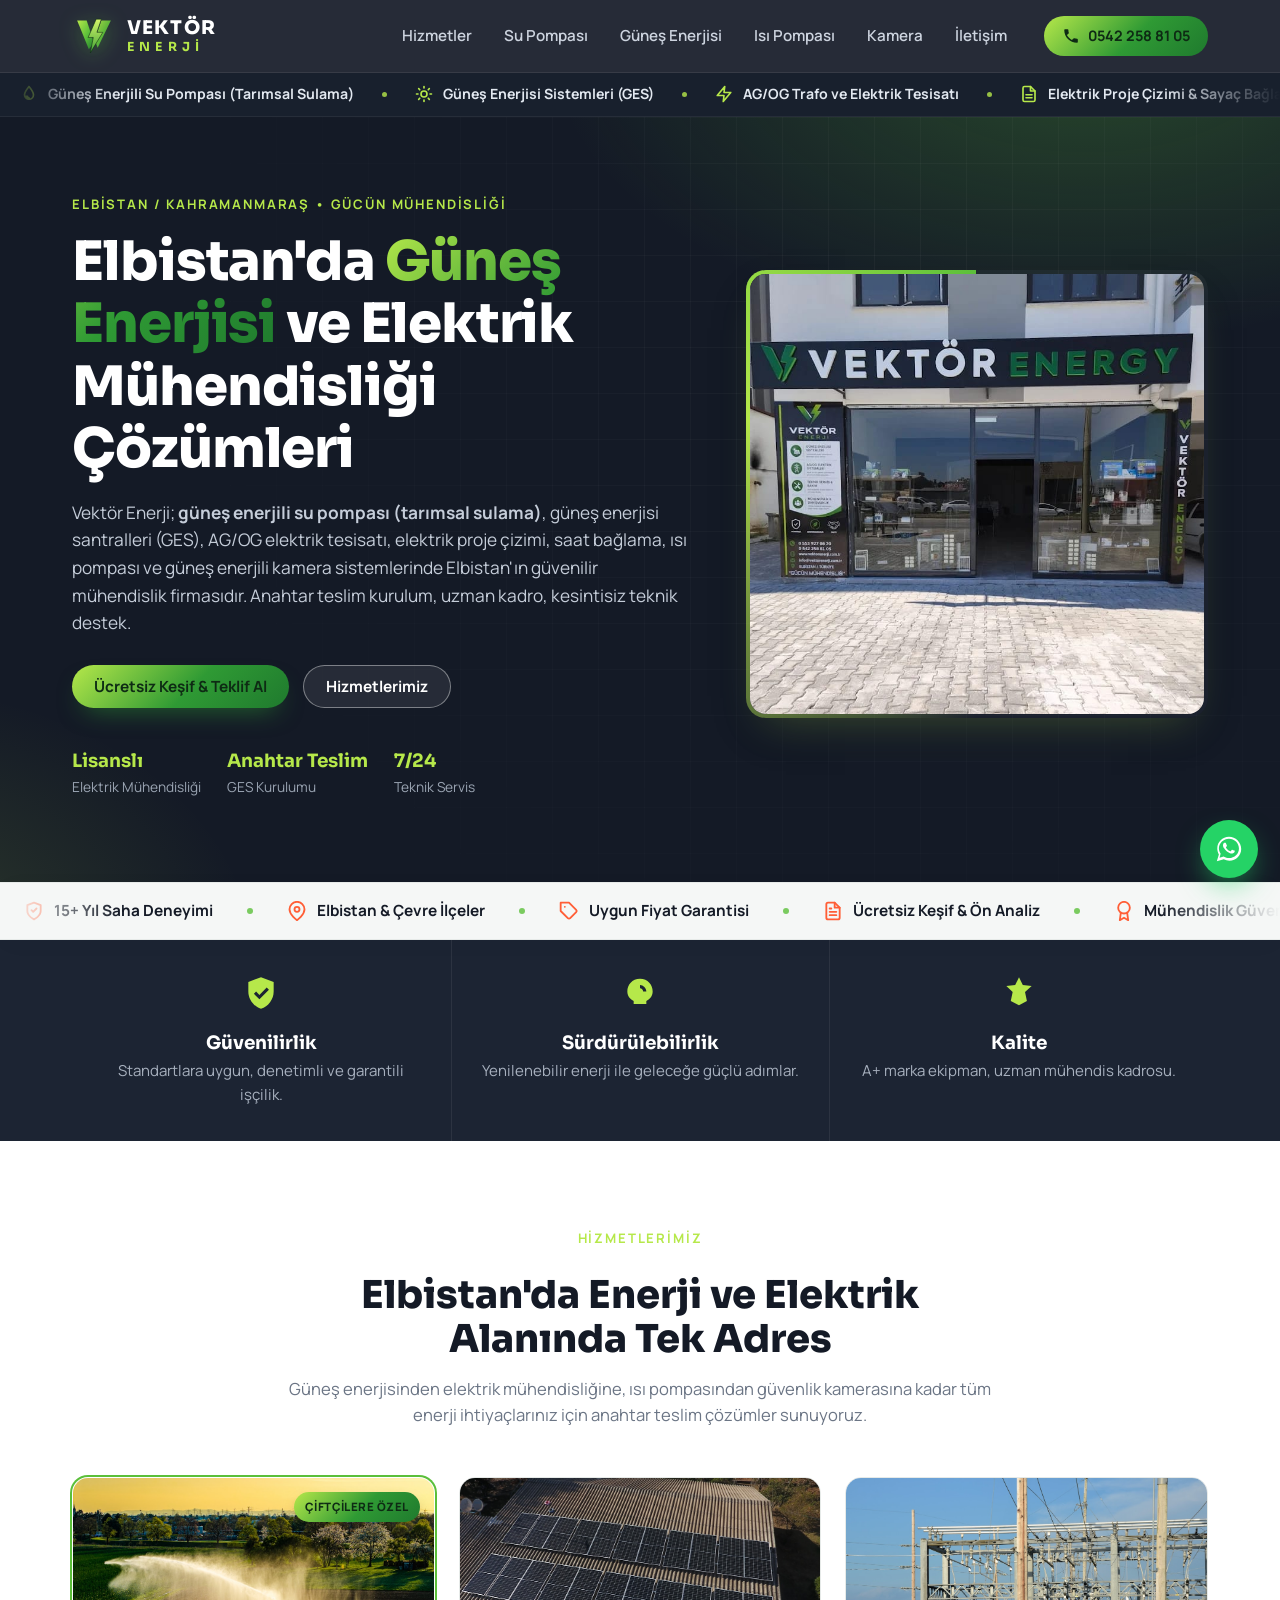
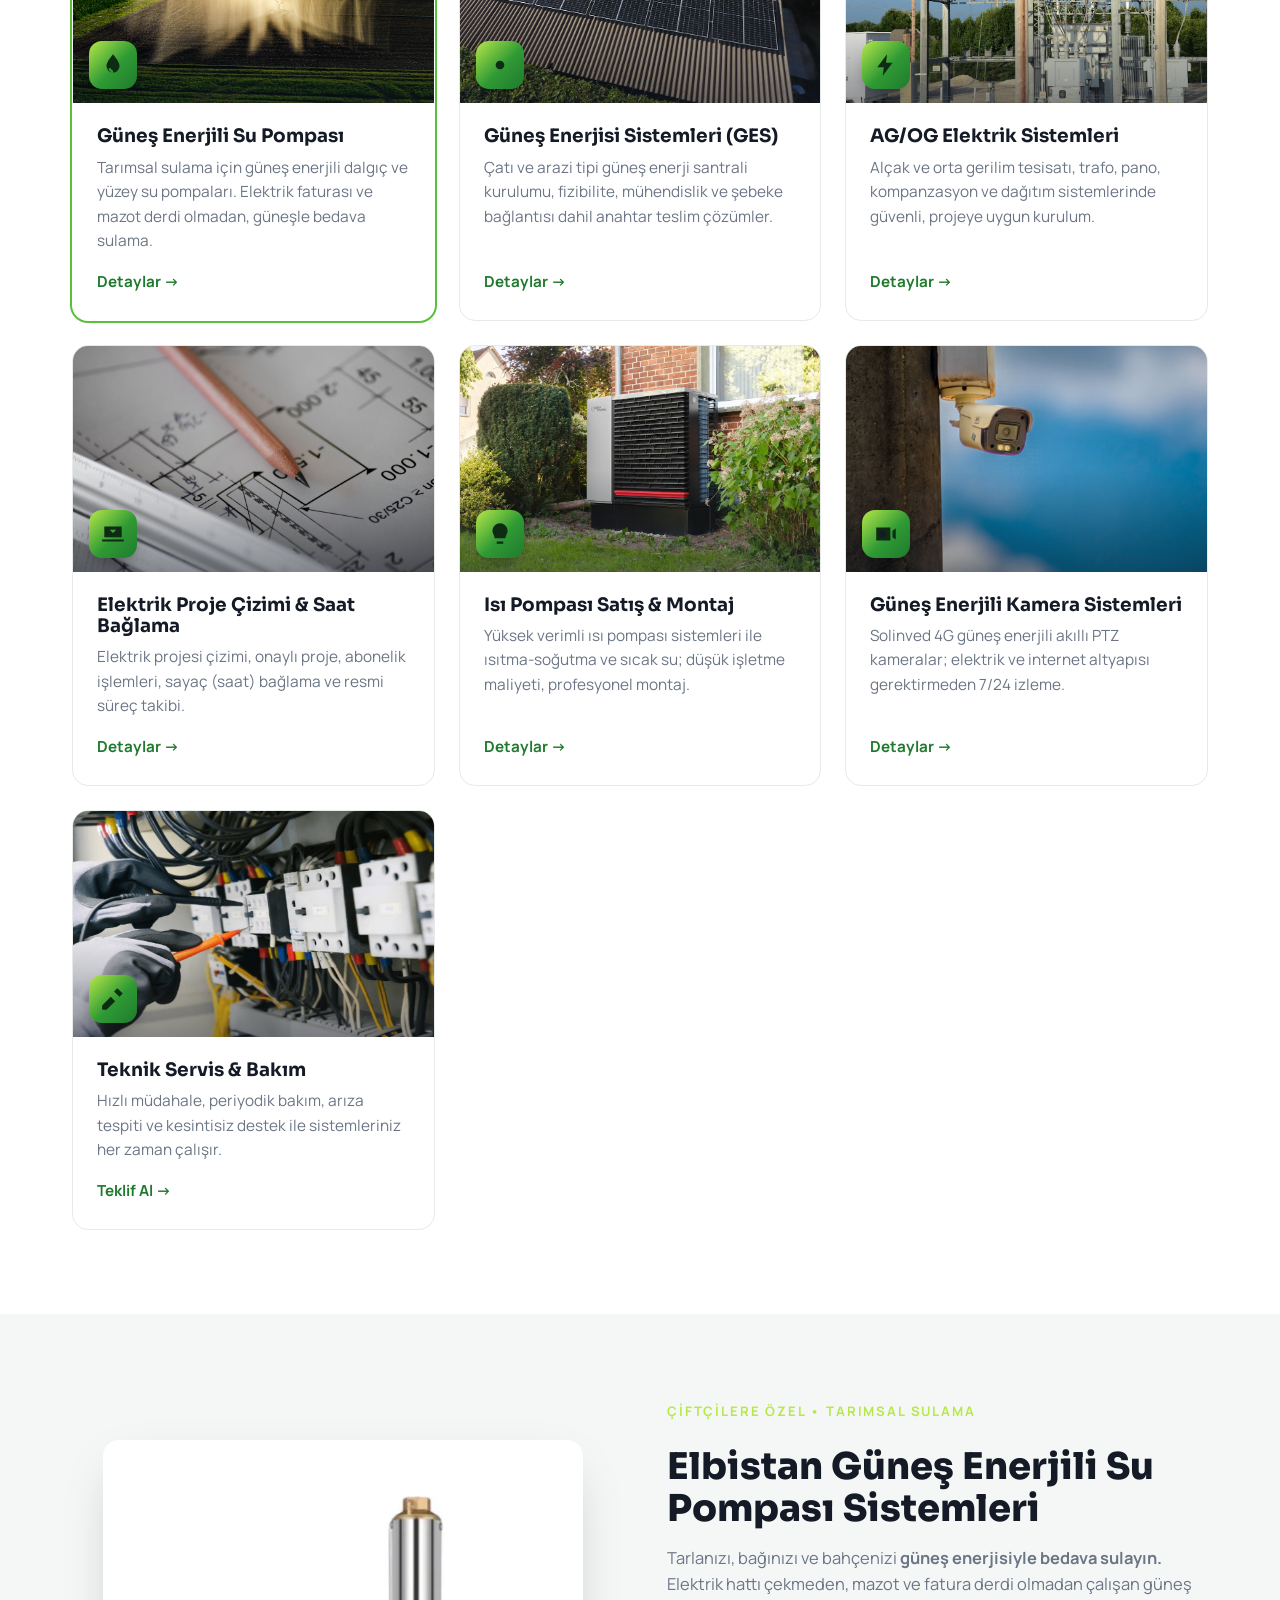
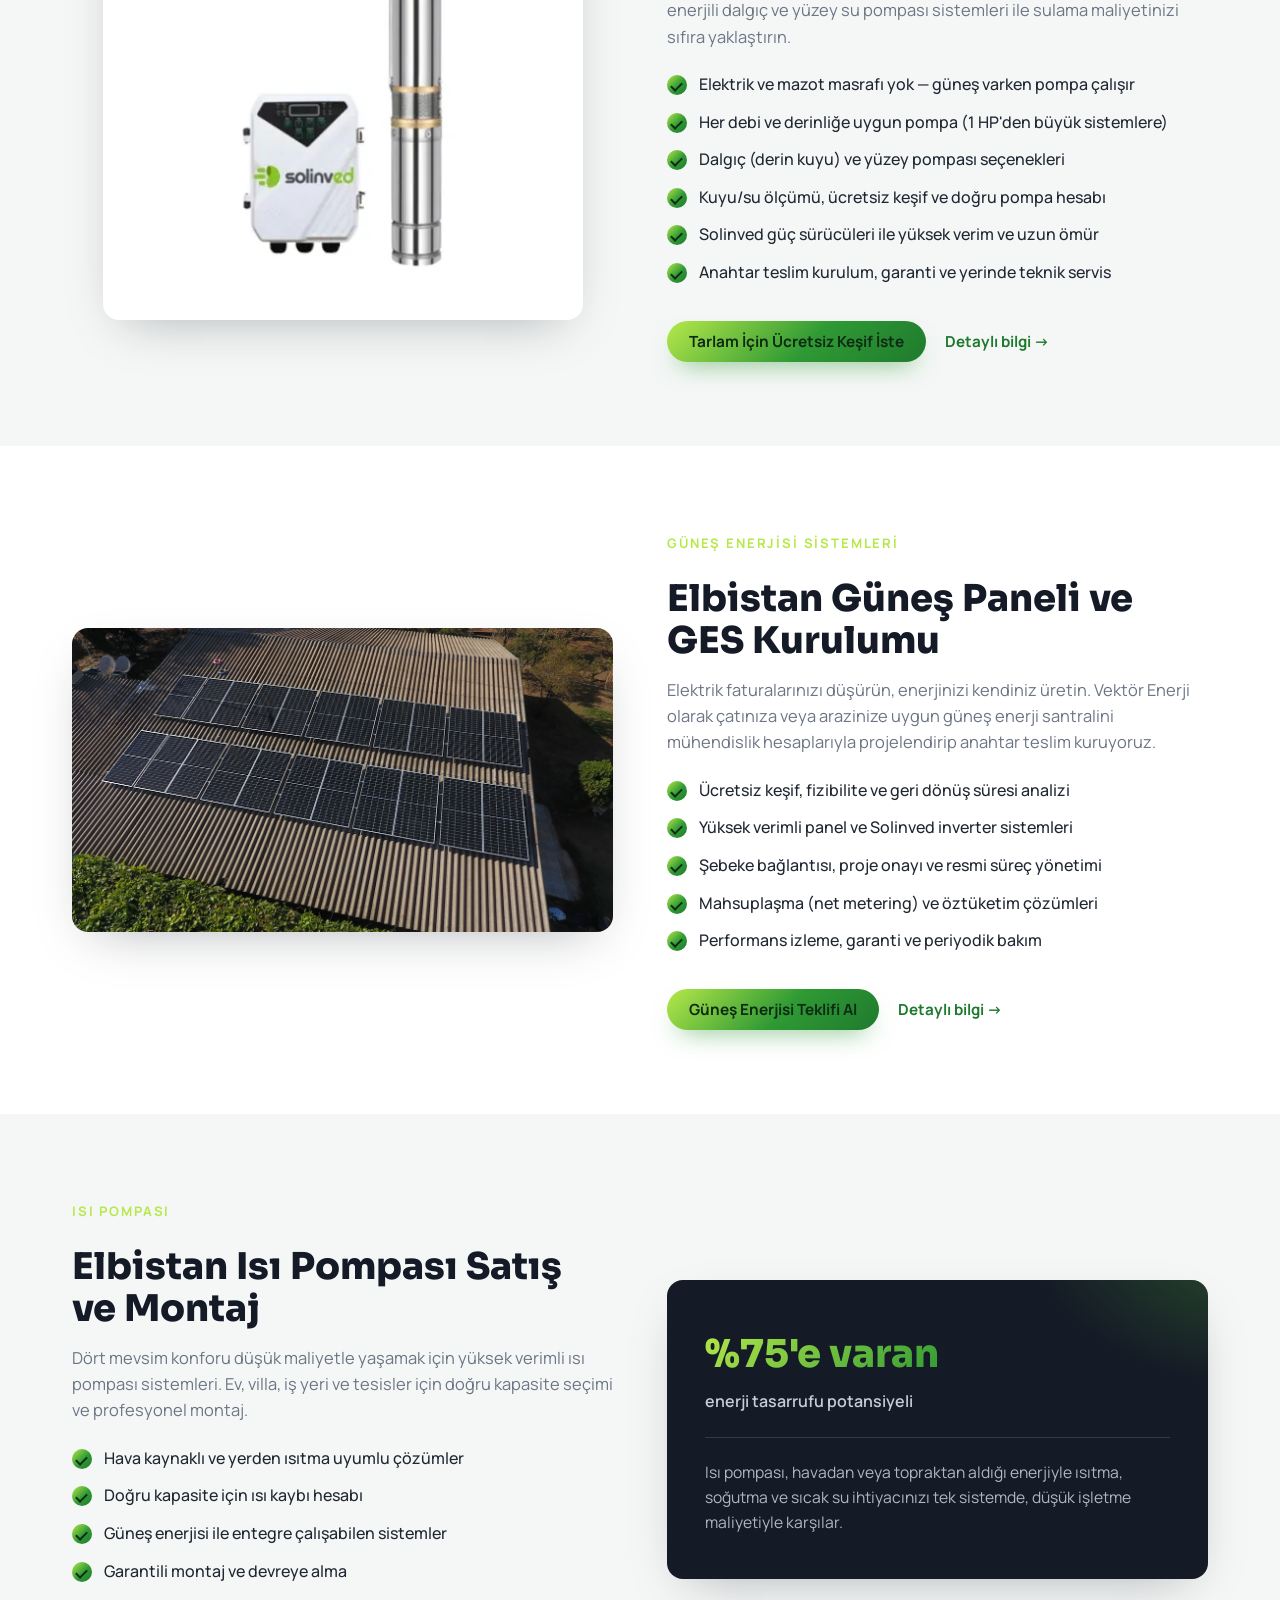
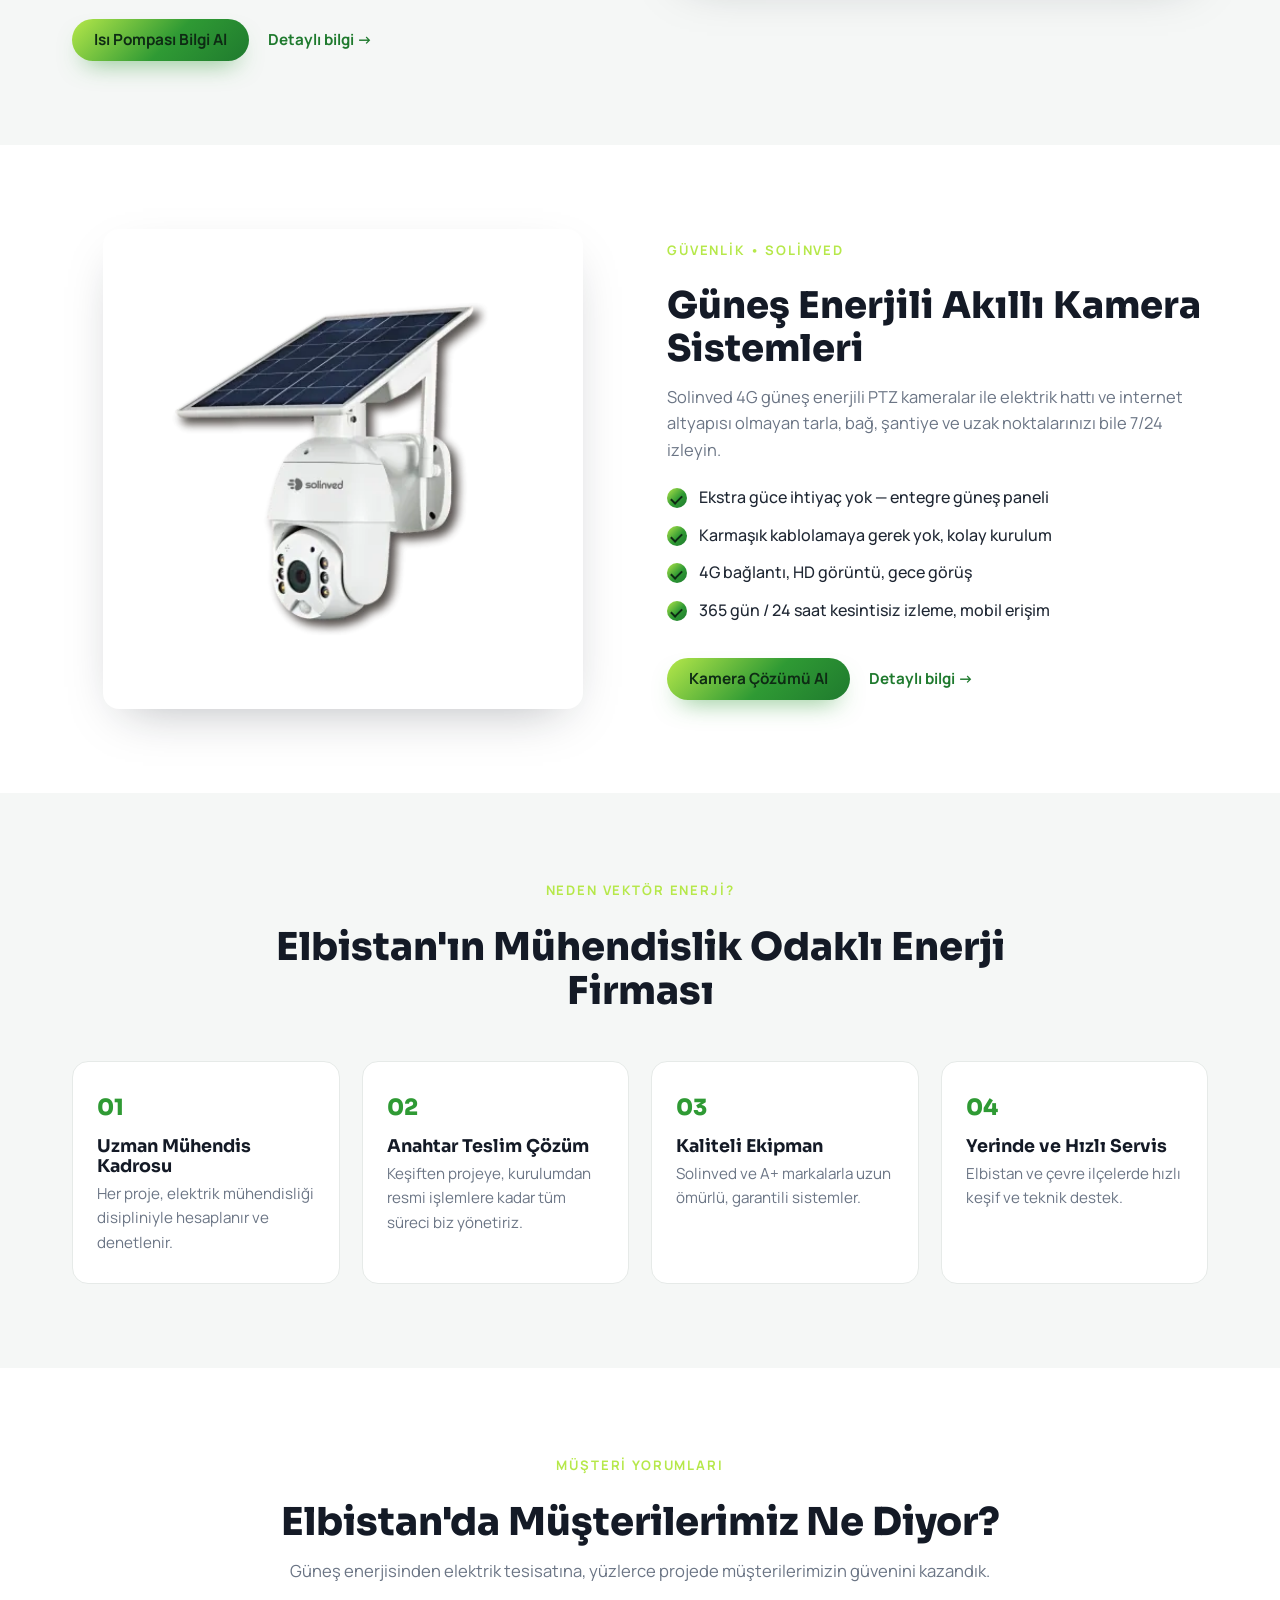
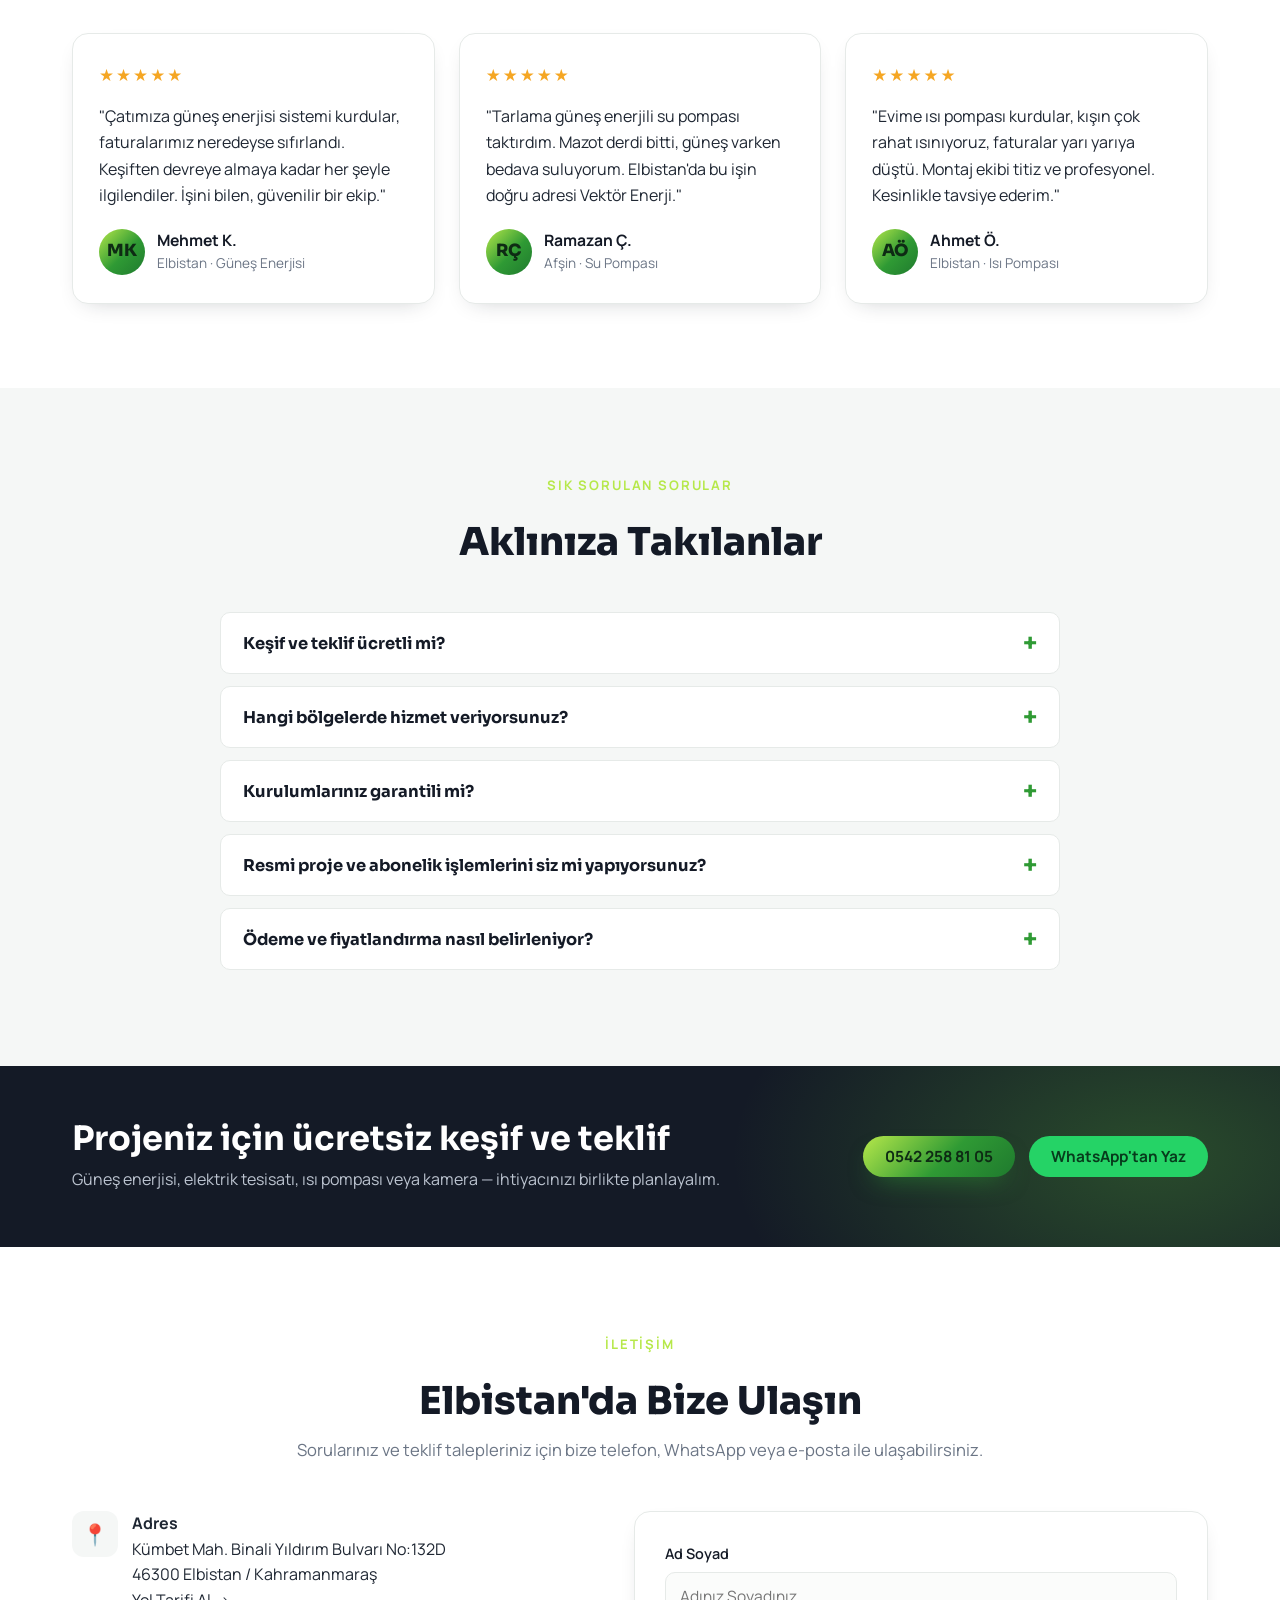
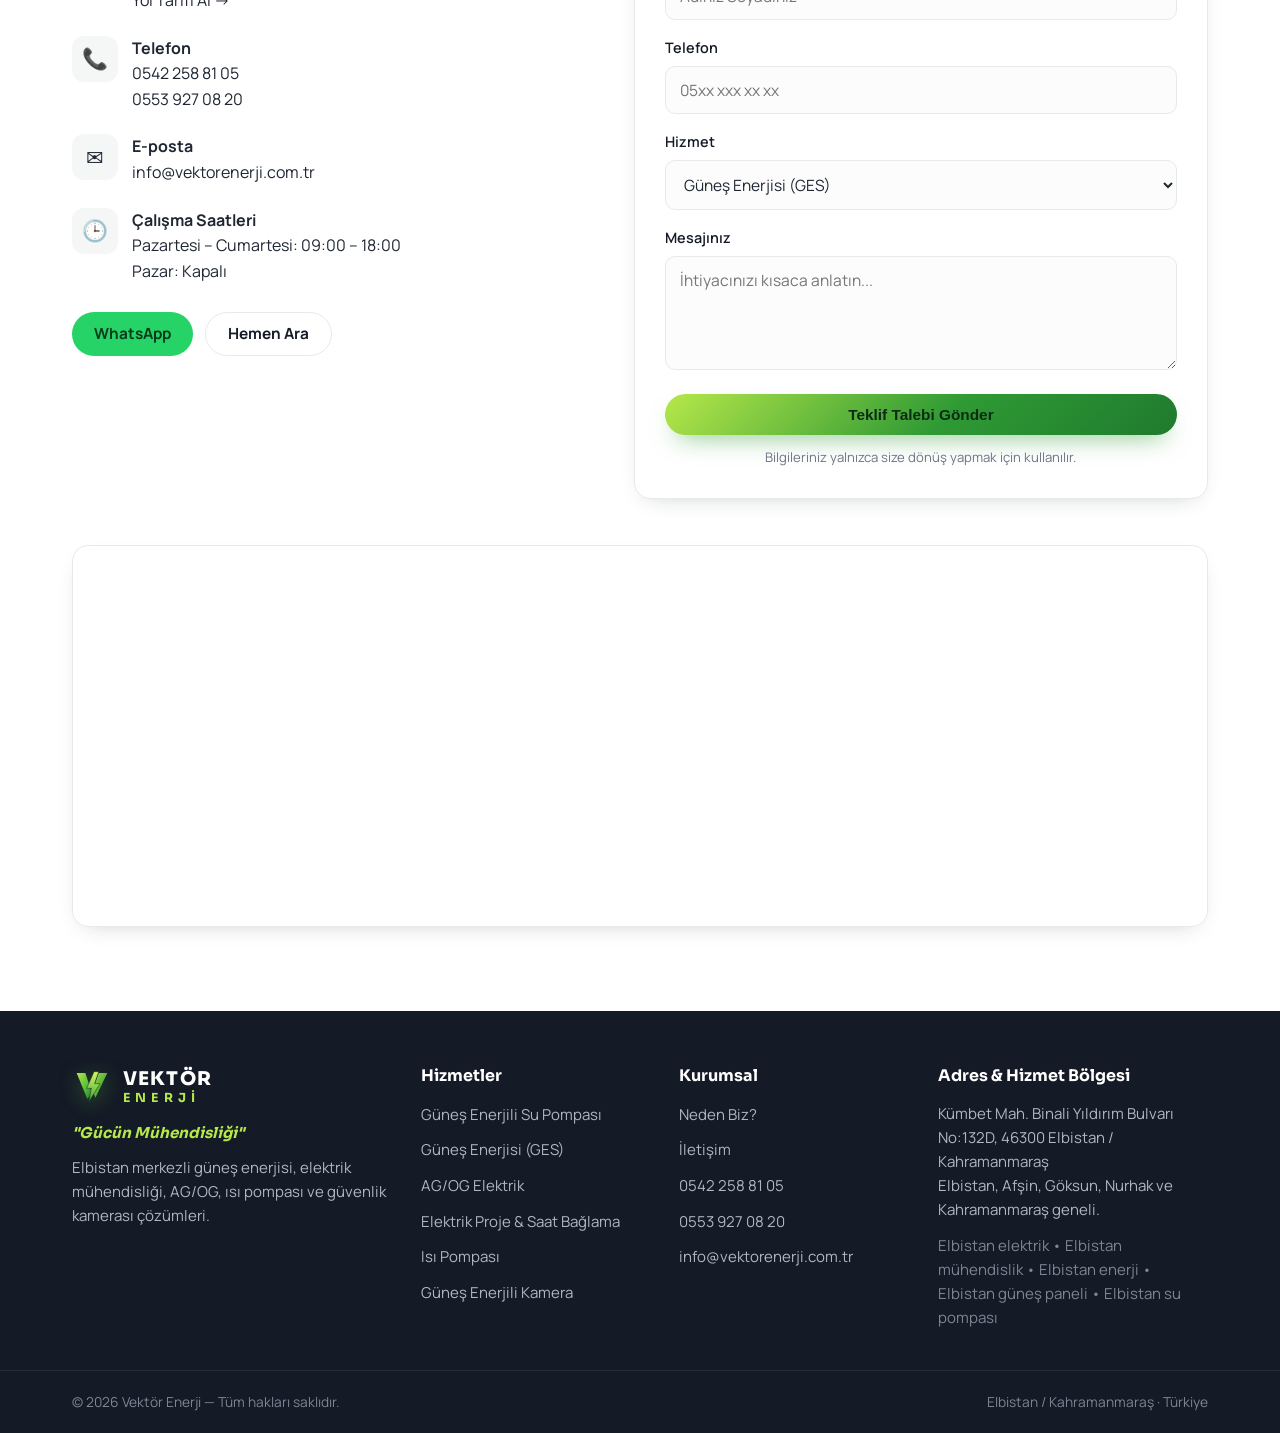
<file: index.html>
<!DOCTYPE html>
<html lang="tr">
<head>
<meta charset="UTF-8" />
<meta name="viewport" content="width=device-width, initial-scale=1.0" />
<meta name="theme-color" content="#141a26" />

<!-- Primary SEO -->
<title>Vektör Enerji Elbistan | Güneş Enerjisi, Elektrik Mühendisliği, AG/OG ve Isı Pompası</title>
<meta name="description" content="Vektör Enerji Elbistan; güneş enerjili su pompası (tarımsal sulama), güneş enerjisi sistemleri (GES), AG/OG elektrik tesisatı, elektrik proje çizimi, saat bağlama, ısı pompası ve güneş enerjili kamera kurulumu. Elbistan'ın güvenilir elektrik mühendisliği ve enerji firması. ☎ 0542 258 81 05" />
<meta name="keywords" content="Elbistan elektrik, Elbistan mühendislik, Elbistan enerji, Elbistan güneş paneli, Elbistan güneş enerjisi, Elbistan GES, Elbistan elektrik mühendisi, Elbistan AG OG, Elbistan ısı pompası, Elbistan güneş enerjili kamera, Elbistan güneş enerjili su pompası, Elbistan tarımsal sulama, solar su pompası Elbistan, dalgıç pompa Elbistan, elektrik proje çizimi Elbistan, saat bağlama Elbistan, Vektör Enerji, Kahramanmaraş güneş enerjisi" />
<meta name="author" content="Vektör Enerji" />
<meta name="robots" content="index, follow, max-image-preview:large" />
<link rel="canonical" href="https://www.vektorenerji.com.tr/" />

<!-- Geo / Local SEO -->
<meta name="geo.region" content="TR-46" />
<meta name="geo.placename" content="Elbistan, Kahramanmaraş" />
<meta name="geo.position" content="38.2055;37.1959" />
<meta name="ICBM" content="38.2055, 37.1959" />

<!-- Open Graph -->
<meta property="og:type" content="website" />
<meta property="og:locale" content="tr_TR" />
<meta property="og:site_name" content="Vektör Enerji" />
<meta property="og:title" content="Vektör Enerji Elbistan | Güneş Enerjisi & Elektrik Mühendisliği" />
<meta property="og:description" content="Elbistan'da güneş enerjisi sistemleri, AG/OG elektrik, elektrik proje çizimi, ısı pompası ve güneş enerjili kamera çözümleri. Gücün Mühendisliği." />
<meta property="og:url" content="https://www.vektorenerji.com.tr/" />
<meta property="og:image" content="https://www.vektorenerji.com.tr/assets/vektor-enerji-elbistan-dukkan.jpeg" />

<!-- Twitter -->
<meta name="twitter:card" content="summary_large_image" />
<meta name="twitter:title" content="Vektör Enerji Elbistan | Güneş Enerjisi & Elektrik Mühendisliği" />
<meta name="twitter:description" content="Elbistan güneş enerjisi, AG/OG elektrik, ısı pompası ve güneş enerjili kamera çözümleri." />
<meta name="twitter:image" content="https://www.vektorenerji.com.tr/assets/vektor-enerji-elbistan-dukkan.jpeg" />

<link rel="icon" type="image/svg+xml" href="assets/favicon.svg" />
<link rel="apple-touch-icon" href="assets/favicon.svg" />
<link rel="manifest" href="site.webmanifest" />
<link rel="preload" as="image" href="assets/vektor-enerji-elbistan-dukkan.jpeg" />

<!-- Fonts -->
<link rel="preconnect" href="https://fonts.googleapis.com" />
<link rel="preconnect" href="https://fonts.gstatic.com" crossorigin />
<link href="https://fonts.googleapis.com/css2?family=Manrope:wght@400;500;600;700;800&family=Sora:wght@600;700;800&display=swap" rel="stylesheet" />

<link rel="stylesheet" href="styles.css" />

<!-- Structured Data: LocalBusiness -->
<script type="application/ld+json">
{
  "@context": "https://schema.org",
  "@type": "ElectricalContractor",
  "name": "Vektör Enerji",
  "alternateName": "Vektör Energy",
  "description": "Elbistan merkezli güneş enerjisi sistemleri, AG/OG elektrik tesisatı, elektrik proje çizimi, ısı pompası ve güneş enerjili kamera kurulumu yapan elektrik mühendisliği ve enerji firması.",
  "slogan": "Gücün Mühendisliği",
  "url": "https://www.vektorenerji.com.tr/",
  "logo": "https://www.vektorenerji.com.tr/assets/logo.svg",
  "image": "https://www.vektorenerji.com.tr/assets/vektor-enerji-elbistan-dukkan.jpeg",
  "telephone": "+905422588105",
  "email": "info@vektorenerji.com.tr",
  "priceRange": "₺₺",
  "address": {
    "@type": "PostalAddress",
    "streetAddress": "Kümbet Mah. Binali Yıldırım Bulvarı No:132D",
    "addressLocality": "Elbistan",
    "addressRegion": "Kahramanmaraş",
    "postalCode": "46300",
    "addressCountry": "TR"
  },
  "geo": {
    "@type": "GeoCoordinates",
    "latitude": 38.2055,
    "longitude": 37.1959
  },
  "areaServed": [
    { "@type": "City", "name": "Elbistan" },
    { "@type": "City", "name": "Afşin" },
    { "@type": "City", "name": "Göksun" },
    { "@type": "AdministrativeArea", "name": "Kahramanmaraş" }
  ],
  "openingHoursSpecification": [{
    "@type": "OpeningHoursSpecification",
    "dayOfWeek": ["Monday","Tuesday","Wednesday","Thursday","Friday","Saturday"],
    "opens": "09:00",
    "closes": "18:00"
  }],
  "sameAs": [],
  "hasOfferCatalog": {
    "@type": "OfferCatalog",
    "name": "Hizmetler",
    "itemListElement": [
      { "@type": "Offer", "itemOffered": { "@type": "Service", "name": "Güneş Enerjili Su Pompası ve Tarımsal Sulama Sistemleri" } },
      { "@type": "Offer", "itemOffered": { "@type": "Service", "name": "Güneş Enerjisi Sistemleri (GES)" } },
      { "@type": "Offer", "itemOffered": { "@type": "Service", "name": "AG/OG Elektrik Sistemleri" } },
      { "@type": "Offer", "itemOffered": { "@type": "Service", "name": "Elektrik Proje Çizimi ve Saat Bağlama" } },
      { "@type": "Offer", "itemOffered": { "@type": "Service", "name": "Isı Pompası Satış ve Montaj" } },
      { "@type": "Offer", "itemOffered": { "@type": "Service", "name": "Güneş Enerjili Kamera Sistemleri" } },
      { "@type": "Offer", "itemOffered": { "@type": "Service", "name": "Teknik Servis ve Bakım" } }
    ]
  }
}
</script>

<!-- Structured Data: FAQPage -->
<script type="application/ld+json">
{
  "@context": "https://schema.org",
  "@type": "FAQPage",
  "mainEntity": [
    { "@type": "Question", "name": "Keşif ve teklif ücretli mi?", "acceptedAnswer": { "@type": "Answer", "text": "Hayır. Elbistan ve çevre ilçelerde keşif ve teklif tamamen ücretsizdir. İhtiyacınızı yerinde inceler, size en uygun çözümü ve net bir fiyat teklifini sunarız." } },
    { "@type": "Question", "name": "Hangi bölgelerde hizmet veriyorsunuz?", "acceptedAnswer": { "@type": "Answer", "text": "Merkez ofisimiz Elbistan'dadır. Elbistan, Afşin, Göksun, Nurhak başta olmak üzere Kahramanmaraş genelinde hizmet veriyoruz." } },
    { "@type": "Question", "name": "Kurulumlarınız garantili mi?", "acceptedAnswer": { "@type": "Answer", "text": "Evet. Tüm sistem ve işçiliklerimiz garantilidir. Solinved ve A+ markalarla çalışır, kurulum sonrası periyodik bakım ve teknik servis desteği sağlarız." } },
    { "@type": "Question", "name": "Resmi proje ve abonelik işlemlerini siz mi yapıyorsunuz?", "acceptedAnswer": { "@type": "Answer", "text": "Evet. Elektrik projesi, proje onayı, abonelik ve sayaç (saat) bağlama dahil tüm resmi süreci anahtar teslim olarak sizin adınıza yürütüyoruz." } },
    { "@type": "Question", "name": "Ödeme ve fiyatlandırma nasıl belirleniyor?", "acceptedAnswer": { "@type": "Answer", "text": "Fiyat, ihtiyacınıza ve sistem büyüklüğüne göre keşif sonrası netleşir. Size şeffaf, detaylı bir teklif sunar; uygun ödeme seçeneklerini birlikte değerlendiririz." } }
  ]
}
</script>
</head>
<body>

<a class="skip-link" href="#main">İçeriğe geç</a>

<!-- HEADER -->
<header class="site-header" id="top">
  <div class="container header-inner">
    <a href="#top" class="brand" aria-label="Vektör Enerji ana sayfa">
      <img src="assets/logo.svg" alt="Vektör Enerji logo" class="brand-logo" width="44" height="44" />
      <span class="brand-text">
        <strong>VEKTÖR</strong><span class="brand-accent">ENERJİ</span>
      </span>
    </a>

    <nav class="main-nav" id="nav" aria-label="Ana menü">
      <a href="#hizmetler">Hizmetler</a>
      <a href="#supompasi">Su Pompası</a>
      <a href="#gunes">Güneş Enerjisi</a>
      <a href="#isipompasi">Isı Pompası</a>
      <a href="#kamera">Kamera</a>
      <a href="#iletisim">İletişim</a>
    </nav>

    <a href="tel:+905422588105" class="btn btn-phone" aria-label="Telefon ile ara">
      <svg viewBox="0 0 24 24" width="18" height="18" aria-hidden="true"><path fill="currentColor" d="M6.6 10.8c1.4 2.8 3.8 5.1 6.6 6.6l2.2-2.2c.3-.3.7-.4 1-.2 1.2.4 2.4.6 3.7.6.6 0 1 .4 1 1V20c0 .6-.4 1-1 1C10.5 21 3 13.5 3 4c0-.6.4-1 1-1h3.5c.6 0 1 .4 1 1 0 1.3.2 2.5.6 3.7.1.4 0 .8-.3 1z"/></svg>
      <span>0542 258 81 05</span>
    </a>

    <button class="nav-toggle" id="navToggle" aria-label="Menüyü aç/kapat" aria-expanded="false" aria-controls="nav">
      <span></span><span></span><span></span>
    </button>
  </div>
</header>

<main id="main">

  <!-- TOP SERVICES TICKER -->
  <section class="top-ticker" aria-label="Hizmetlerimiz">
    <div class="ticker-wrap">
      <div class="ticker-track">
        <!-- Group 1 -->
        <div class="ticker-group">
          <div class="ticker-item">
            <svg viewBox="0 0 24 24" fill="none" stroke="currentColor" stroke-width="2.5" stroke-linecap="round" stroke-linejoin="round" class="ticker-icon"><path d="M12 2C8 7 6 10 6 13a6 6 0 0 0 12 0c0-3-2-6-6-11zm0 17a4 4 0 0 1-4-4h2a2 2 0 0 0 2 2v2z"/></svg>
            <span>Güneş Enerjili Su Pompası (Tarımsal Sulama)</span>
          </div>
          <div class="ticker-dot"></div>
          <div class="ticker-item">
            <svg viewBox="0 0 24 24" fill="none" stroke="currentColor" stroke-width="2.5" stroke-linecap="round" stroke-linejoin="round" class="ticker-icon"><circle cx="12" cy="12" r="4"/><path d="M12 2v2M12 20v2M4.93 4.93l1.41 1.41M17.66 17.66l1.41 1.41M2 12h2M20 12h2M6.34 17.66l-1.41 1.41M19.07 4.93l-1.41 1.41"/></svg>
            <span>Güneş Enerjisi Sistemleri (GES)</span>
          </div>
          <div class="ticker-dot"></div>
          <div class="ticker-item">
            <svg viewBox="0 0 24 24" fill="none" stroke="currentColor" stroke-width="2.5" stroke-linecap="round" stroke-linejoin="round" class="ticker-icon"><polygon points="13 2 3 14 12 14 11 22 21 10 12 10 13 2"/></svg>
            <span>AG/OG Trafo ve Elektrik Tesisatı</span>
          </div>
          <div class="ticker-dot"></div>
          <div class="ticker-item">
            <svg viewBox="0 0 24 24" fill="none" stroke="currentColor" stroke-width="2.5" stroke-linecap="round" stroke-linejoin="round" class="ticker-icon"><path d="M14 2H6a2 2 0 0 0-2 2v16a2 2 0 0 0 2 2h12a2 2 0 0 0 2-2V8z"/><polyline points="14 2 14 8 20 8"/><line x1="16" y1="13" x2="8" y2="13"/><line x1="16" y1="17" x2="8" y2="17"/></svg>
            <span>Elektrik Proje Çizimi & Sayaç Bağlama</span>
          </div>
          <div class="ticker-dot"></div>
          <div class="ticker-item">
            <svg viewBox="0 0 24 24" fill="none" stroke="currentColor" stroke-width="2.5" stroke-linecap="round" stroke-linejoin="round" class="ticker-icon"><path d="M3 9l9-7 9 7v11a2 2 0 0 1-2 2H5a2 2 0 0 1-2-2z"/><polyline points="9 22 9 12 15 12 15 22"/></svg>
            <span>Yüksek Verimli Isı Pompası Sistemleri</span>
          </div>
          <div class="ticker-dot"></div>
          <div class="ticker-item">
            <svg viewBox="0 0 24 24" fill="none" stroke="currentColor" stroke-width="2.5" stroke-linecap="round" stroke-linejoin="round" class="ticker-icon"><path d="M23 19a2 2 0 0 1-2 2H3a2 2 0 0 1-2-2V8a2 2 0 0 1 2-2h4l2-3h6l2 3h4a2 2 0 0 1 2 2z"/><circle cx="12" cy="13" r="4"/></svg>
            <span>Güneş Enerjili Güvenlik Kameraları</span>
          </div>
          <div class="ticker-dot"></div>
          <div class="ticker-item">
            <svg viewBox="0 0 24 24" fill="none" stroke="currentColor" stroke-width="2.5" stroke-linecap="round" stroke-linejoin="round" class="ticker-icon"><circle cx="12" cy="8" r="7"/><polyline points="8.21 13.89 7 23 12 20 17 23 15.79 13.88"/></svg>
            <span>Solinved Ürünleri Satış & Kurulum</span>
          </div>
          <div class="ticker-dot"></div>
          <div class="ticker-item">
            <svg viewBox="0 0 24 24" fill="none" stroke="currentColor" stroke-width="2.5" stroke-linecap="round" stroke-linejoin="round" class="ticker-icon"><path d="M22 11.08V12a10 10 0 1 1-5.93-9.14"/><polyline points="22 4 12 14.01 9 11.01"/></svg>
            <span>Ücretsiz Keşif & Detaylı Ön Analiz</span>
          </div>
          <div class="ticker-dot"></div>
        </div>

        <!-- Group 2 (Duplicate for seamless loop) -->
        <div class="ticker-group" aria-hidden="true">
          <div class="ticker-item">
            <svg viewBox="0 0 24 24" fill="none" stroke="currentColor" stroke-width="2.5" stroke-linecap="round" stroke-linejoin="round" class="ticker-icon"><path d="M12 2C8 7 6 10 6 13a6 6 0 0 0 12 0c0-3-2-6-6-11zm0 17a4 4 0 0 1-4-4h2a2 2 0 0 0 2 2v2z"/></svg>
            <span>Güneş Enerjili Su Pompası (Tarımsal Sulama)</span>
          </div>
          <div class="ticker-dot"></div>
          <div class="ticker-item">
            <svg viewBox="0 0 24 24" fill="none" stroke="currentColor" stroke-width="2.5" stroke-linecap="round" stroke-linejoin="round" class="ticker-icon"><circle cx="12" cy="12" r="4"/><path d="M12 2v2M12 20v2M4.93 4.93l1.41 1.41M17.66 17.66l1.41 1.41M2 12h2M20 12h2M6.34 17.66l-1.41 1.41M19.07 4.93l-1.41 1.41"/></svg>
            <span>Güneş Enerjisi Sistemleri (GES)</span>
          </div>
          <div class="ticker-dot"></div>
          <div class="ticker-item">
            <svg viewBox="0 0 24 24" fill="none" stroke="currentColor" stroke-width="2.5" stroke-linecap="round" stroke-linejoin="round" class="ticker-icon"><polygon points="13 2 3 14 12 14 11 22 21 10 12 10 13 2"/></svg>
            <span>AG/OG Trafo ve Elektrik Tesisatı</span>
          </div>
          <div class="ticker-dot"></div>
          <div class="ticker-item">
            <svg viewBox="0 0 24 24" fill="none" stroke="currentColor" stroke-width="2.5" stroke-linecap="round" stroke-linejoin="round" class="ticker-icon"><path d="M14 2H6a2 2 0 0 0-2 2v16a2 2 0 0 0 2 2h12a2 2 0 0 0 2-2V8z"/><polyline points="14 2 14 8 20 8"/><line x1="16" y1="13" x2="8" y2="13"/><line x1="16" y1="17" x2="8" y2="17"/></svg>
            <span>Elektrik Proje Çizimi & Sayaç Bağlama</span>
          </div>
          <div class="ticker-dot"></div>
          <div class="ticker-item">
            <svg viewBox="0 0 24 24" fill="none" stroke="currentColor" stroke-width="2.5" stroke-linecap="round" stroke-linejoin="round" class="ticker-icon"><path d="M3 9l9-7 9 7v11a2 2 0 0 1-2 2H5a2 2 0 0 1-2-2z"/><polyline points="9 22 9 12 15 12 15 22"/></svg>
            <span>Yüksek Verimli Isı Pompası Sistemleri</span>
          </div>
          <div class="ticker-dot"></div>
          <div class="ticker-item">
            <svg viewBox="0 0 24 24" fill="none" stroke="currentColor" stroke-width="2.5" stroke-linecap="round" stroke-linejoin="round" class="ticker-icon"><path d="M23 19a2 2 0 0 1-2 2H3a2 2 0 0 1-2-2V8a2 2 0 0 1 2-2h4l2-3h6l2 3h4a2 2 0 0 1 2 2z"/><circle cx="12" cy="13" r="4"/></svg>
            <span>Güneş Enerjili Güvenlik Kameraları</span>
          </div>
          <div class="ticker-dot"></div>
          <div class="ticker-item">
            <svg viewBox="0 0 24 24" fill="none" stroke="currentColor" stroke-width="2.5" stroke-linecap="round" stroke-linejoin="round" class="ticker-icon"><circle cx="12" cy="8" r="7"/><polyline points="8.21 13.89 7 23 12 20 17 23 15.79 13.88"/></svg>
            <span>Solinved Ürünleri Satış & Kurulum</span>
          </div>
          <div class="ticker-dot"></div>
          <div class="ticker-item">
            <svg viewBox="0 0 24 24" fill="none" stroke="currentColor" stroke-width="2.5" stroke-linecap="round" stroke-linejoin="round" class="ticker-icon"><path d="M22 11.08V12a10 10 0 1 1-5.93-9.14"/><polyline points="22 4 12 14.01 9 11.01"/></svg>
            <span>Ücretsiz Keşif & Detaylı Ön Analiz</span>
          </div>
          <div class="ticker-dot"></div>
        </div>
      </div>
    </div>
  </section>

  <!-- HERO -->
  <section class="hero">
    <div class="hero-bg" aria-hidden="true"></div>
    <div class="container hero-inner">
      <div class="hero-content">
        <span class="eyebrow">Elbistan / Kahramanmaraş • Gücün Mühendisliği</span>
        <h1>Elbistan'da <span class="grad">Güneş Enerjisi</span> ve Elektrik Mühendisliği Çözümleri</h1>
        <p class="lead">
          Vektör Enerji; <strong>güneş enerjili su pompası (tarımsal sulama)</strong>, güneş enerjisi santralleri (GES),
          AG/OG elektrik tesisatı, elektrik proje çizimi, saat bağlama, ısı pompası ve güneş enerjili kamera
          sistemlerinde Elbistan'ın güvenilir mühendislik firmasıdır. Anahtar teslim kurulum, uzman kadro, kesintisiz teknik destek.
        </p>
        <div class="hero-actions">
          <a href="#iletisim" class="btn btn-primary">Ücretsiz Keşif & Teklif Al</a>
          <a href="#hizmetler" class="btn btn-ghost">Hizmetlerimiz</a>
        </div>
        <ul class="hero-trust">
          <li><strong>Lisanslı</strong><span>Elektrik Mühendisliği</span></li>
          <li><strong>Anahtar Teslim</strong><span>GES Kurulumu</span></li>
          <li><strong>7/24</strong><span>Teknik Servis</span></li>
        </ul>
      </div>
      <div class="hero-card">
        <img src="assets/vektor-enerji-elbistan-dukkan.jpeg" alt="Vektör Enerji Elbistan mağaza ve ofis dış görünümü" width="520" height="440" loading="eager" />
      </div>
    </div>
  </section>

  <!-- TICKER SECTION -->
  <section class="ticker-section" aria-label="Önemli Özelliklerimiz">
    <div class="ticker-wrap">
      <div class="ticker-track">
        <!-- Group 1 -->
        <div class="ticker-group">
          <div class="ticker-item">
            <svg viewBox="0 0 24 24" fill="none" stroke="currentColor" stroke-width="2.5" stroke-linecap="round" stroke-linejoin="round" class="ticker-icon"><path d="M12 22s8-4 8-10V5l-8-3-8 3v7c0 6 8 10 8 10z"/><path d="m9 11 2 2 4-4"/></svg>
            <span>15+ Yıl Saha Deneyimi</span>
          </div>
          <div class="ticker-dot"></div>
          <div class="ticker-item">
            <svg viewBox="0 0 24 24" fill="none" stroke="currentColor" stroke-width="2.5" stroke-linecap="round" stroke-linejoin="round" class="ticker-icon"><path d="M21 10c0 7-9 13-9 13s-9-6-9-13a9 9 0 0 1 18 0z"/><circle cx="12" cy="10" r="3"/></svg>
            <span>Elbistan & Çevre İlçeler</span>
          </div>
          <div class="ticker-dot"></div>
          <div class="ticker-item">
            <svg viewBox="0 0 24 24" fill="none" stroke="currentColor" stroke-width="2.5" stroke-linecap="round" stroke-linejoin="round" class="ticker-icon"><path d="M20.59 13.41l-7.17 7.17a2 2 0 0 1-2.83 0L2 12V2h10l8.59 8.59a2 2 0 0 1 0 2.82z"/><line x1="7" y1="7" x2="7.01" y2="7"/></svg>
            <span>Uygun Fiyat Garantisi</span>
          </div>
          <div class="ticker-dot"></div>
          <div class="ticker-item">
            <svg viewBox="0 0 24 24" fill="none" stroke="currentColor" stroke-width="2.5" stroke-linecap="round" stroke-linejoin="round" class="ticker-icon"><path d="M14 2H6a2 2 0 0 0-2 2v16a2 2 0 0 0 2 2h12a2 2 0 0 0 2-2V8z"/><polyline points="14 2 14 8 20 8"/><line x1="16" y1="13" x2="8" y2="13"/><line x1="16" y1="17" x2="8" y2="17"/><polyline points="10 9 9 9 8 9"/></svg>
            <span>Ücretsiz Keşif & Ön Analiz</span>
          </div>
          <div class="ticker-dot"></div>
          <div class="ticker-item">
            <svg viewBox="0 0 24 24" fill="none" stroke="currentColor" stroke-width="2.5" stroke-linecap="round" stroke-linejoin="round" class="ticker-icon"><circle cx="12" cy="8" r="7"/><polyline points="8.21 13.89 7 23 12 20 17 23 15.79 13.88"/></svg>
            <span>Mühendislik Güvencesi</span>
          </div>
          <div class="ticker-dot"></div>
          <div class="ticker-item">
            <svg viewBox="0 0 24 24" fill="none" stroke="currentColor" stroke-width="2.5" stroke-linecap="round" stroke-linejoin="round" class="ticker-icon"><circle cx="12" cy="12" r="4"/><path d="M12 2v2M12 20v2M4.93 4.93l1.41 1.41M17.66 17.66l1.41 1.41M2 12h2M20 12h2M6.34 17.66l-1.41 1.41M19.07 4.93l-1.41 1.41"/></svg>
            <span>A+ Kalite Ekipman</span>
          </div>
          <div class="ticker-dot"></div>
          <div class="ticker-item">
            <svg viewBox="0 0 24 24" fill="none" stroke="currentColor" stroke-width="2.5" stroke-linecap="round" stroke-linejoin="round" class="ticker-icon"><polygon points="13 2 3 14 12 14 11 22 21 10 12 10 13 2"/></svg>
            <span>Hızlı Müdahale & Destek</span>
          </div>
          <div class="ticker-dot"></div>
          <div class="ticker-item">
            <svg viewBox="0 0 24 24" fill="none" stroke="currentColor" stroke-width="2.5" stroke-linecap="round" stroke-linejoin="round" class="ticker-icon"><path d="M14.7 6.3a1 1 0 0 0 0 1.4l1.6 1.6a1 1 0 0 0 1.4 0l3.77-3.77a6 6 0 0 1-7.94 7.94l-6.91 6.91a2.12 2.12 0 0 1-3-3l6.91-6.91a6 6 0 0 1 7.94-7.94l-3.76 3.76z"/></svg>
            <span>Anahtar Teslim Kurulum</span>
          </div>
          <div class="ticker-dot"></div>
        </div>

        <!-- Group 2 (Duplicate for seamless loop) -->
        <div class="ticker-group" aria-hidden="true">
          <div class="ticker-item">
            <svg viewBox="0 0 24 24" fill="none" stroke="currentColor" stroke-width="2.5" stroke-linecap="round" stroke-linejoin="round" class="ticker-icon"><path d="M12 22s8-4 8-10V5l-8-3-8 3v7c0 6 8 10 8 10z"/><path d="m9 11 2 2 4-4"/></svg>
            <span>15+ Yıl Saha Deneyimi</span>
          </div>
          <div class="ticker-dot"></div>
          <div class="ticker-item">
            <svg viewBox="0 0 24 24" fill="none" stroke="currentColor" stroke-width="2.5" stroke-linecap="round" stroke-linejoin="round" class="ticker-icon"><path d="M21 10c0 7-9 13-9 13s-9-6-9-13a9 9 0 0 1 18 0z"/><circle cx="12" cy="10" r="3"/></svg>
            <span>Elbistan & Çevre İlçeler</span>
          </div>
          <div class="ticker-dot"></div>
          <div class="ticker-item">
            <svg viewBox="0 0 24 24" fill="none" stroke="currentColor" stroke-width="2.5" stroke-linecap="round" stroke-linejoin="round" class="ticker-icon"><path d="M20.59 13.41l-7.17 7.17a2 2 0 0 1-2.83 0L2 12V2h10l8.59 8.59a2 2 0 0 1 0 2.82z"/><line x1="7" y1="7" x2="7.01" y2="7"/></svg>
            <span>Uygun Fiyat Garantisi</span>
          </div>
          <div class="ticker-dot"></div>
          <div class="ticker-item">
            <svg viewBox="0 0 24 24" fill="none" stroke="currentColor" stroke-width="2.5" stroke-linecap="round" stroke-linejoin="round" class="ticker-icon"><path d="M14 2H6a2 2 0 0 0-2 2v16a2 2 0 0 0 2 2h12a2 2 0 0 0 2-2V8z"/><polyline points="14 2 14 8 20 8"/><line x1="16" y1="13" x2="8" y2="13"/><line x1="16" y1="17" x2="8" y2="17"/><polyline points="10 9 9 9 8 9"/></svg>
            <span>Ücretsiz Keşif & Ön Analiz</span>
          </div>
          <div class="ticker-dot"></div>
          <div class="ticker-item">
            <svg viewBox="0 0 24 24" fill="none" stroke="currentColor" stroke-width="2.5" stroke-linecap="round" stroke-linejoin="round" class="ticker-icon"><circle cx="12" cy="8" r="7"/><polyline points="8.21 13.89 7 23 12 20 17 23 15.79 13.88"/></svg>
            <span>Mühendislik Güvencesi</span>
          </div>
          <div class="ticker-dot"></div>
          <div class="ticker-item">
            <svg viewBox="0 0 24 24" fill="none" stroke="currentColor" stroke-width="2.5" stroke-linecap="round" stroke-linejoin="round" class="ticker-icon"><circle cx="12" cy="12" r="4"/><path d="M12 2v2M12 20v2M4.93 4.93l1.41 1.41M17.66 17.66l1.41 1.41M2 12h2M20 12h2M6.34 17.66l-1.41 1.41M19.07 4.93l-1.41 1.41"/></svg>
            <span>A+ Kalite Ekipman</span>
          </div>
          <div class="ticker-dot"></div>
          <div class="ticker-item">
            <svg viewBox="0 0 24 24" fill="none" stroke="currentColor" stroke-width="2.5" stroke-linecap="round" stroke-linejoin="round" class="ticker-icon"><polygon points="13 2 3 14 12 14 11 22 21 10 12 10 13 2"/></svg>
            <span>Hızlı Müdahale & Destek</span>
          </div>
          <div class="ticker-dot"></div>
          <div class="ticker-item">
            <svg viewBox="0 0 24 24" fill="none" stroke="currentColor" stroke-width="2.5" stroke-linecap="round" stroke-linejoin="round" class="ticker-icon"><path d="M14.7 6.3a1 1 0 0 0 0 1.4l1.6 1.6a1 1 0 0 0 1.4 0l3.77-3.77a6 6 0 0 1-7.94 7.94l-6.91 6.91a2.12 2.12 0 0 1-3-3l6.91-6.91a6 6 0 0 1 7.94-7.94l-3.76 3.76z"/></svg>
            <span>Anahtar Teslim Kurulum</span>
          </div>
          <div class="ticker-dot"></div>
        </div>
      </div>
    </div>
  </section>

  <!-- VALUES BAR -->
  <section class="values" aria-label="Değerlerimiz">
    <div class="container values-grid">
      <div class="value">
        <svg viewBox="0 0 24 24" aria-hidden="true"><path fill="currentColor" d="M12 2 4 5v6c0 5 3.4 9.4 8 11 4.6-1.6 8-6 8-11V5l-8-3zm-1 14-3.5-3.5 1.4-1.4L11 13.2l4.6-4.6 1.4 1.4L11 16z"/></svg>
        <h3>Güvenilirlik</h3>
        <p>Standartlara uygun, denetimli ve garantili işçilik.</p>
      </div>
      <div class="value">
        <svg viewBox="0 0 24 24" aria-hidden="true"><path fill="currentColor" d="M12 3C7 3 4 7 4 11c0 3 2 5 4 6v2h8v-2c2-1 4-3 4-6 0-4-3-8-8-8zm0 4c2 0 4 2 4 4h-2c0-1-1-2-2-2V7z"/></svg>
        <h3>Sürdürülebilirlik</h3>
        <p>Yenilenebilir enerji ile geleceğe güçlü adımlar.</p>
      </div>
      <div class="value">
        <svg viewBox="0 0 24 24" aria-hidden="true"><path fill="currentColor" d="m12 2 2.4 5 5.6.6-4.2 3.8 1.2 5.6L12 19.8 6.8 17l1.2-5.6L4 7.6 9.6 7 12 2z"/></svg>
        <h3>Kalite</h3>
        <p>A+ marka ekipman, uzman mühendis kadrosu.</p>
      </div>
    </div>
  </section>

  <!-- HİZMETLER -->
  <section class="section" id="hizmetler">
    <div class="container">
      <header class="section-head">
        <span class="eyebrow">Hizmetlerimiz</span>
        <h2>Elbistan'da Enerji ve Elektrik Alanında Tek Adres</h2>
        <p>Güneş enerjisinden elektrik mühendisliğine, ısı pompasından güvenlik kamerasına kadar tüm enerji ihtiyaçlarınız için anahtar teslim çözümler sunuyoruz.</p>
      </header>

      <div class="cards">
        <article class="card card-feature">
          <div class="card-media">
            <img src="assets/hizmet-su-pompasi.jpg" alt="Elbistan güneş enerjili su pompası ile tarımsal sulama" width="600" height="380" loading="lazy" />
            <span class="card-badge">Çiftçilere Özel</span>
            <div class="card-ic">
              <svg viewBox="0 0 24 24" aria-hidden="true"><path fill="currentColor" d="M12 2C8 7 6 10 6 13a6 6 0 0 0 12 0c0-3-2-6-6-11zm0 17a4 4 0 0 1-4-4h2a2 2 0 0 0 2 2v2z"/></svg>
            </div>
          </div>
          <div class="card-body">
            <h3>Güneş Enerjili Su Pompası</h3>
            <p>Tarımsal sulama için güneş enerjili dalgıç ve yüzey su pompaları. Elektrik faturası ve mazot derdi olmadan, güneşle bedava sulama.</p>
            <a href="gunes-enerjili-su-pompasi-elbistan.html" class="card-link">Detaylar →</a>
          </div>
        </article>

        <article class="card">
          <div class="card-media">
            <img src="assets/hizmet-gunes-paneli.jpg" alt="Elbistan güneş paneli ve GES kurulumu - çatı üstü solar sistem" width="600" height="380" loading="lazy" />
            <div class="card-ic">
              <svg viewBox="0 0 24 24" aria-hidden="true"><path fill="currentColor" d="M12 2v3m0 14v3M2 12h3m14 0h3M5 5l2 2m10 10 2 2M19 5l-2 2M7 17l-2 2"/><circle cx="12" cy="12" r="4" fill="currentColor"/></svg>
            </div>
          </div>
          <div class="card-body">
            <h3>Güneş Enerjisi Sistemleri (GES)</h3>
            <p>Çatı ve arazi tipi güneş enerji santrali kurulumu, fizibilite, mühendislik ve şebeke bağlantısı dahil anahtar teslim çözümler.</p>
            <a href="gunes-enerjisi-elbistan.html" class="card-link">Detaylar →</a>
          </div>
        </article>

        <article class="card">
          <div class="card-media">
            <img src="assets/hizmet-agog-elektrik.jpg" alt="Elbistan AG/OG elektrik sistemleri, trafo ve dağıtım hatları" width="600" height="380" loading="lazy" />
            <div class="card-ic">
              <svg viewBox="0 0 24 24" aria-hidden="true"><path fill="currentColor" d="M13 2 4 14h6l-1 8 9-12h-6l1-8z"/></svg>
            </div>
          </div>
          <div class="card-body">
            <h3>AG/OG Elektrik Sistemleri</h3>
            <p>Alçak ve orta gerilim tesisatı, trafo, pano, kompanzasyon ve dağıtım sistemlerinde güvenli, projeye uygun kurulum.</p>
            <a href="ag-og-elektrik-elbistan.html" class="card-link">Detaylar →</a>
          </div>
        </article>

        <article class="card">
          <div class="card-media">
            <img src="assets/hizmet-proje-cizimi.jpg" alt="Elbistan elektrik proje çizimi ve saat (sayaç) bağlama hizmeti" width="600" height="380" loading="lazy" />
            <div class="card-ic">
              <svg viewBox="0 0 24 24" aria-hidden="true"><path fill="currentColor" d="M4 5h16v10H4zM2 17h20v2H2zm7-9 3 3 3-3"/></svg>
            </div>
          </div>
          <div class="card-body">
            <h3>Elektrik Proje Çizimi & Saat Bağlama</h3>
            <p>Elektrik projesi çizimi, onaylı proje, abonelik işlemleri, sayaç (saat) bağlama ve resmi süreç takibi.</p>
            <a href="elektrik-proje-cizimi-elbistan.html" class="card-link">Detaylar →</a>
          </div>
        </article>

        <article class="card">
          <div class="card-media">
            <img src="assets/hizmet-isi-pompasi.jpg" alt="Elbistan ısı pompası satış ve montaj - dış ünite kurulumu" width="600" height="380" loading="lazy" />
            <div class="card-ic">
              <svg viewBox="0 0 24 24" aria-hidden="true"><path fill="currentColor" d="M12 2a7 7 0 0 0-7 7c0 3 2 4 2 7h10c0-3 2-4 2-7a7 7 0 0 0-7-7zM9 19h6v2H9z"/></svg>
            </div>
          </div>
          <div class="card-body">
            <h3>Isı Pompası Satış & Montaj</h3>
            <p>Yüksek verimli ısı pompası sistemleri ile ısıtma-soğutma ve sıcak su; düşük işletme maliyeti, profesyonel montaj.</p>
            <a href="isi-pompasi-elbistan.html" class="card-link">Detaylar →</a>
          </div>
        </article>

        <article class="card">
          <div class="card-media">
            <img src="assets/hizmet-kamera.jpg" alt="Elbistan güneş enerjili güvenlik kamerası kurulumu" width="600" height="380" loading="lazy" />
            <div class="card-ic">
              <svg viewBox="0 0 24 24" aria-hidden="true"><path fill="currentColor" d="M3 6h13v12H3zm15 3 3-2v10l-3-2z"/><circle cx="9" cy="12" r="3" fill="#141a26"/></svg>
            </div>
          </div>
          <div class="card-body">
            <h3>Güneş Enerjili Kamera Sistemleri</h3>
            <p>Solinved 4G güneş enerjili akıllı PTZ kameralar; elektrik ve internet altyapısı gerektirmeden 7/24 izleme.</p>
            <a href="gunes-enerjili-kamera-elbistan.html" class="card-link">Detaylar →</a>
          </div>
        </article>

        <article class="card">
          <div class="card-media">
            <img src="assets/hizmet-teknik-servis.jpg" alt="Elbistan elektrik teknik servis ve bakım - pano arıza tespiti" width="600" height="380" loading="lazy" />
            <div class="card-ic">
              <svg viewBox="0 0 24 24" aria-hidden="true"><path fill="currentColor" d="m21 7-5-5-3 3 5 5 3-3zM2 18l8-8 4 4-8 8H2v-4z"/></svg>
            </div>
          </div>
          <div class="card-body">
            <h3>Teknik Servis & Bakım</h3>
            <p>Hızlı müdahale, periyodik bakım, arıza tespiti ve kesintisiz destek ile sistemleriniz her zaman çalışır.</p>
            <a href="#iletisim" class="card-link">Teklif Al →</a>
          </div>
        </article>
      </div>
    </div>
  </section>

  <!-- SU POMPASI -->
  <section class="section section-alt" id="supompasi">
    <div class="container split">
      <div class="split-media">
        <img class="product-shot" src="assets/solinved-gunes-enerjili-su-pompasi.webp" alt="Solinved güneş enerjili dalgıç su pompası ve sürücüsü - Elbistan tarımsal sulama" width="500" height="500" loading="lazy" />
      </div>
      <div class="split-content">
        <span class="eyebrow">Çiftçilere Özel • Tarımsal Sulama</span>
        <h2>Elbistan Güneş Enerjili Su Pompası Sistemleri</h2>
        <p>Tarlanızı, bağınızı ve bahçenizi <strong>güneş enerjisiyle bedava sulayın.</strong> Elektrik hattı çekmeden, mazot ve fatura derdi olmadan çalışan güneş enerjili dalgıç ve yüzey su pompası sistemleri ile sulama maliyetinizi sıfıra yaklaştırın.</p>
        <ul class="ticks">
          <li>Elektrik ve mazot masrafı yok — güneş varken pompa çalışır</li>
          <li>Her debi ve derinliğe uygun pompa (1 HP'den büyük sistemlere)</li>
          <li>Dalgıç (derin kuyu) ve yüzey pompası seçenekleri</li>
          <li>Kuyu/su ölçümü, ücretsiz keşif ve doğru pompa hesabı</li>
          <li>Solinved güç sürücüleri ile yüksek verim ve uzun ömür</li>
          <li>Anahtar teslim kurulum, garanti ve yerinde teknik servis</li>
        </ul>
        <a href="#iletisim" class="btn btn-primary">Tarlam İçin Ücretsiz Keşif İste</a>
        <a href="gunes-enerjili-su-pompasi-elbistan.html" class="card-link" style="margin-left:16px">Detaylı bilgi →</a>
      </div>
    </div>
  </section>

  <!-- GÜNEŞ ENERJİSİ -->
  <section class="section" id="gunes">
    <div class="container split">
      <div class="split-media">
        <img src="assets/hizmet-gunes-paneli.jpg" alt="Elbistan çatı üstü güneş paneli (GES) kurulumu - Vektör Enerji" width="820" height="540" loading="lazy" />
      </div>
      <div class="split-content">
        <span class="eyebrow">Güneş Enerjisi Sistemleri</span>
        <h2>Elbistan Güneş Paneli ve GES Kurulumu</h2>
        <p>Elektrik faturalarınızı düşürün, enerjinizi kendiniz üretin. Vektör Enerji olarak çatınıza veya arazinize uygun güneş enerji santralini mühendislik hesaplarıyla projelendirip anahtar teslim kuruyoruz.</p>
        <ul class="ticks">
          <li>Ücretsiz keşif, fizibilite ve geri dönüş süresi analizi</li>
          <li>Yüksek verimli panel ve Solinved inverter sistemleri</li>
          <li>Şebeke bağlantısı, proje onayı ve resmi süreç yönetimi</li>
          <li>Mahsuplaşma (net metering) ve öztüketim çözümleri</li>
          <li>Performans izleme, garanti ve periyodik bakım</li>
        </ul>
        <a href="#iletisim" class="btn btn-primary">Güneş Enerjisi Teklifi Al</a>
        <a href="gunes-enerjisi-elbistan.html" class="card-link" style="margin-left:16px">Detaylı bilgi →</a>
      </div>
    </div>
  </section>

  <!-- ISI POMPASI -->
  <section class="section section-alt" id="isipompasi">
    <div class="container split reverse">
      <div class="split-media accent-box">
        <div class="stat-card">
          <span class="stat-num">%75'e varan</span>
          <span class="stat-label">enerji tasarrufu potansiyeli</span>
          <div class="stat-divider"></div>
          <p>Isı pompası, havadan veya topraktan aldığı enerjiyle ısıtma, soğutma ve sıcak su ihtiyacınızı tek sistemde, düşük işletme maliyetiyle karşılar.</p>
        </div>
      </div>
      <div class="split-content">
        <span class="eyebrow">Isı Pompası</span>
        <h2>Elbistan Isı Pompası Satış ve Montaj</h2>
        <p>Dört mevsim konforu düşük maliyetle yaşamak için yüksek verimli ısı pompası sistemleri. Ev, villa, iş yeri ve tesisler için doğru kapasite seçimi ve profesyonel montaj.</p>
        <ul class="ticks">
          <li>Hava kaynaklı ve yerden ısıtma uyumlu çözümler</li>
          <li>Doğru kapasite için ısı kaybı hesabı</li>
          <li>Güneş enerjisi ile entegre çalışabilen sistemler</li>
          <li>Garantili montaj ve devreye alma</li>
        </ul>
        <a href="#iletisim" class="btn btn-primary">Isı Pompası Bilgi Al</a>
        <a href="isi-pompasi-elbistan.html" class="card-link" style="margin-left:16px">Detaylı bilgi →</a>
      </div>
    </div>
  </section>

  <!-- KAMERA -->
  <section class="section" id="kamera">
    <div class="container split">
      <div class="split-media">
        <img class="product-shot" src="assets/solinved-cm22-kamera-urun.webp" alt="Solinved CM22 4G güneş enerjili akıllı PTZ güvenlik kamerası - Elbistan" width="500" height="500" loading="lazy" />
      </div>
      <div class="split-content">
        <span class="eyebrow">Güvenlik • Solinved</span>
        <h2>Güneş Enerjili Akıllı Kamera Sistemleri</h2>
        <p>Solinved 4G güneş enerjili PTZ kameralar ile elektrik hattı ve internet altyapısı olmayan tarla, bağ, şantiye ve uzak noktalarınızı bile 7/24 izleyin.</p>
        <ul class="ticks">
          <li>Ekstra güce ihtiyaç yok — entegre güneş paneli</li>
          <li>Karmaşık kablolamaya gerek yok, kolay kurulum</li>
          <li>4G bağlantı, HD görüntü, gece görüş</li>
          <li>365 gün / 24 saat kesintisiz izleme, mobil erişim</li>
        </ul>
        <a href="#iletisim" class="btn btn-primary">Kamera Çözümü Al</a>
        <a href="gunes-enerjili-kamera-elbistan.html" class="card-link" style="margin-left:16px">Detaylı bilgi →</a>
      </div>
    </div>
  </section>

  <!-- NEDEN BİZ -->
  <section class="section section-alt" id="neden-biz">
    <div class="container">
      <header class="section-head">
        <span class="eyebrow">Neden Vektör Enerji?</span>
        <h2>Elbistan'ın Mühendislik Odaklı Enerji Firması</h2>
      </header>
      <div class="why-grid">
        <div class="why"><span class="why-num">01</span><h3>Uzman Mühendis Kadrosu</h3><p>Her proje, elektrik mühendisliği disipliniyle hesaplanır ve denetlenir.</p></div>
        <div class="why"><span class="why-num">02</span><h3>Anahtar Teslim Çözüm</h3><p>Keşiften projeye, kurulumdan resmi işlemlere kadar tüm süreci biz yönetiriz.</p></div>
        <div class="why"><span class="why-num">03</span><h3>Kaliteli Ekipman</h3><p>Solinved ve A+ markalarla uzun ömürlü, garantili sistemler.</p></div>
        <div class="why"><span class="why-num">04</span><h3>Yerinde ve Hızlı Servis</h3><p>Elbistan ve çevre ilçelerde hızlı keşif ve teknik destek.</p></div>
      </div>
    </div>
  </section>

  <!-- YORUMLAR -->
  <section class="section" id="yorumlar">
    <div class="container">
      <header class="section-head">
        <span class="eyebrow">Müşteri Yorumları</span>
        <h2>Elbistan'da Müşterilerimiz Ne Diyor?</h2>
        <p>Güneş enerjisinden elektrik tesisatına, yüzlerce projede müşterilerimizin güvenini kazandık.</p>
      </header>
      <div class="reviews-grid">
        <div class="review-card">
          <div class="review-stars" aria-label="5 üzerinden 5 yıldız">★★★★★</div>
          <p class="review-text">"Çatımıza güneş enerjisi sistemi kurdular, faturalarımız neredeyse sıfırlandı. Keşiften devreye almaya kadar her şeyle ilgilendiler. İşini bilen, güvenilir bir ekip."</p>
          <div class="review-author"><span class="review-avatar">MK</span><div><div class="review-name">Mehmet K.</div><div class="review-role">Elbistan · Güneş Enerjisi</div></div></div>
        </div>
        <div class="review-card">
          <div class="review-stars" aria-label="5 üzerinden 5 yıldız">★★★★★</div>
          <p class="review-text">"Tarlama güneş enerjili su pompası taktırdım. Mazot derdi bitti, güneş varken bedava suluyorum. Elbistan'da bu işin doğru adresi Vektör Enerji."</p>
          <div class="review-author"><span class="review-avatar">RÇ</span><div><div class="review-name">Ramazan Ç.</div><div class="review-role">Afşin · Su Pompası</div></div></div>
        </div>
        <div class="review-card">
          <div class="review-stars" aria-label="5 üzerinden 5 yıldız">★★★★★</div>
          <p class="review-text">"Evime ısı pompası kurdular, kışın çok rahat ısınıyoruz, faturalar yarı yarıya düştü. Montaj ekibi titiz ve profesyonel. Kesinlikle tavsiye ederim."</p>
          <div class="review-author"><span class="review-avatar">AÖ</span><div><div class="review-name">Ahmet Ö.</div><div class="review-role">Elbistan · Isı Pompası</div></div></div>
        </div>
      </div>
    </div>
  </section>

  <!-- SSS -->
  <section class="section section-alt" id="sss">
    <div class="container">
      <header class="section-head">
        <span class="eyebrow">Sık Sorulan Sorular</span>
        <h2>Aklınıza Takılanlar</h2>
      </header>
      <div class="faq">
        <div class="faq-item">
          <button class="faq-q" aria-expanded="false">Keşif ve teklif ücretli mi?</button>
          <div class="faq-a"><p>Hayır. Elbistan ve çevre ilçelerde keşif ve teklif tamamen ücretsizdir. İhtiyacınızı yerinde inceler, size en uygun çözümü ve net bir fiyat teklifini sunarız.</p></div>
        </div>
        <div class="faq-item">
          <button class="faq-q" aria-expanded="false">Hangi bölgelerde hizmet veriyorsunuz?</button>
          <div class="faq-a"><p>Merkez ofisimiz Elbistan'dadır. Elbistan, Afşin, Göksun, Nurhak başta olmak üzere Kahramanmaraş genelinde hizmet veriyoruz.</p></div>
        </div>
        <div class="faq-item">
          <button class="faq-q" aria-expanded="false">Kurulumlarınız garantili mi?</button>
          <div class="faq-a"><p>Evet. Tüm sistem ve işçiliklerimiz garantilidir. Solinved ve A+ markalarla çalışır, kurulum sonrası periyodik bakım ve teknik servis desteği sağlarız.</p></div>
        </div>
        <div class="faq-item">
          <button class="faq-q" aria-expanded="false">Resmi proje ve abonelik işlemlerini siz mi yapıyorsunuz?</button>
          <div class="faq-a"><p>Evet. Elektrik projesi, proje onayı, abonelik ve sayaç (saat) bağlama dahil tüm resmi süreci anahtar teslim olarak sizin adınıza yürütüyoruz.</p></div>
        </div>
        <div class="faq-item">
          <button class="faq-q" aria-expanded="false">Ödeme ve fiyatlandırma nasıl belirleniyor?</button>
          <div class="faq-a"><p>Fiyat, ihtiyacınıza ve sistem büyüklüğüne göre keşif sonrası netleşir. Size şeffaf, detaylı bir teklif sunar; uygun ödeme seçeneklerini birlikte değerlendiririz.</p></div>
        </div>
      </div>
    </div>
  </section>

  <!-- CTA -->
  <section class="cta-band">
    <div class="container cta-inner">
      <div>
        <h2>Projeniz için ücretsiz keşif ve teklif</h2>
        <p>Güneş enerjisi, elektrik tesisatı, ısı pompası veya kamera — ihtiyacınızı birlikte planlayalım.</p>
      </div>
      <div class="cta-actions">
        <a href="tel:+905422588105" class="btn btn-primary">0542 258 81 05</a>
        <a href="https://wa.me/905422588105" class="btn btn-wa" target="_blank" rel="noopener">WhatsApp'tan Yaz</a>
      </div>
    </div>
  </section>

  <!-- İLETİŞİM -->
  <section class="section" id="iletisim">
    <div class="container">
      <header class="section-head">
        <span class="eyebrow">İletişim</span>
        <h2>Elbistan'da Bize Ulaşın</h2>
        <p>Sorularınız ve teklif talepleriniz için bize telefon, WhatsApp veya e-posta ile ulaşabilirsiniz.</p>
      </header>

      <div class="contact-grid">
        <div class="contact-info">
          <ul class="contact-list">
            <li>
              <span class="ci-ic">📍</span>
              <div><strong>Adres</strong><br>
                Kümbet Mah. Binali Yıldırım Bulvarı No:132D<br>
                46300 Elbistan / Kahramanmaraş
                <br><a href="https://www.google.com/maps/search/?api=1&query=Kümbet+Binali+Yıldırım+Bulvarı+No:132D+Elbistan+Kahramanmaraş" target="_blank" rel="noopener">Yol Tarifi Al →</a>
              </div>
            </li>
            <li>
              <span class="ci-ic">📞</span>
              <div><strong>Telefon</strong><br>
                <a href="tel:+905422588105">0542 258 81 05</a><br>
                <a href="tel:+905539270820">0553 927 08 20</a>
              </div>
            </li>
            <li>
              <span class="ci-ic">✉️</span>
              <div><strong>E-posta</strong><br><a href="mailto:info@vektorenerji.com.tr">info@vektorenerji.com.tr</a></div>
            </li>
            <li>
              <span class="ci-ic">🕒</span>
              <div><strong>Çalışma Saatleri</strong><br>Pazartesi – Cumartesi: 09:00 – 18:00<br>Pazar: Kapalı</div>
            </li>
          </ul>
          <div class="contact-cta">
            <a href="https://wa.me/905422588105" class="btn btn-wa" target="_blank" rel="noopener">WhatsApp</a>
            <a href="tel:+905422588105" class="btn btn-ghost-dark">Hemen Ara</a>
          </div>
        </div>

        <form class="contact-form" action="https://formsubmit.co/info@vektorenerji.com.tr" method="POST">
          <input type="hidden" name="_subject" value="Vektör Enerji Web - Yeni Teklif Talebi" />
          <input type="hidden" name="_captcha" value="false" />
          <input type="hidden" name="_template" value="table" />
          <div class="field">
            <label for="ad">Ad Soyad</label>
            <input id="ad" name="Ad Soyad" type="text" required placeholder="Adınız Soyadınız" />
          </div>
          <div class="field">
            <label for="tel">Telefon</label>
            <input id="tel" name="Telefon" type="tel" required placeholder="05xx xxx xx xx" />
          </div>
          <div class="field">
            <label for="konu">Hizmet</label>
            <select id="konu" name="Hizmet">
              <option>Güneş Enerjisi (GES)</option>
              <option>AG/OG Elektrik</option>
              <option>Elektrik Proje / Saat Bağlama</option>
              <option>Isı Pompası</option>
              <option>Güneş Enerjili Kamera</option>
              <option>Teknik Servis / Bakım</option>
              <option>Diğer</option>
            </select>
          </div>
          <div class="field">
            <label for="mesaj">Mesajınız</label>
            <textarea id="mesaj" name="Mesaj" rows="4" placeholder="İhtiyacınızı kısaca anlatın..."></textarea>
          </div>
          <button type="submit" class="btn btn-primary btn-block">Teklif Talebi Gönder</button>
          <p class="form-note">Bilgileriniz yalnızca size dönüş yapmak için kullanılır.</p>
        </form>
      </div>

      <div class="map-wrap">
        <iframe
          title="Vektör Enerji Elbistan konum haritası - Kümbet Binali Yıldırım Bulvarı No:132D"
          src="https://www.google.com/maps?q=K%C3%BCmbet%20Binali%20Y%C4%B1ld%C4%B1r%C4%B1m%20Bulvar%C4%B1%20No%3A132D%20Elbistan%20Kahramanmara%C5%9F&output=embed"
          width="100%" height="380" style="border:0;" loading="lazy" referrerpolicy="no-referrer-when-downgrade"></iframe>
      </div>
    </div>
  </section>

</main>

<!-- FOOTER -->
<footer class="site-footer">
  <div class="container footer-grid">
    <div class="footer-brand">
      <a href="#top" class="brand">
        <img src="assets/logo.svg" alt="Vektör Enerji logo" class="brand-logo" width="40" height="40" />
        <span class="brand-text"><strong>VEKTÖR</strong><span class="brand-accent">ENERJİ</span></span>
      </a>
      <p class="footer-slogan">"Gücün Mühendisliği"</p>
      <p>Elbistan merkezli güneş enerjisi, elektrik mühendisliği, AG/OG, ısı pompası ve güvenlik kamerası çözümleri.</p>
    </div>
    <div class="footer-col">
      <h4>Hizmetler</h4>
      <ul>
        <li><a href="gunes-enerjili-su-pompasi-elbistan.html">Güneş Enerjili Su Pompası</a></li>
        <li><a href="gunes-enerjisi-elbistan.html">Güneş Enerjisi (GES)</a></li>
        <li><a href="ag-og-elektrik-elbistan.html">AG/OG Elektrik</a></li>
        <li><a href="elektrik-proje-cizimi-elbistan.html">Elektrik Proje & Saat Bağlama</a></li>
        <li><a href="isi-pompasi-elbistan.html">Isı Pompası</a></li>
        <li><a href="gunes-enerjili-kamera-elbistan.html">Güneş Enerjili Kamera</a></li>
      </ul>
    </div>
    <div class="footer-col">
      <h4>Kurumsal</h4>
      <ul>
        <li><a href="#neden-biz">Neden Biz?</a></li>
        <li><a href="#iletisim">İletişim</a></li>
        <li><a href="tel:+905422588105">0542 258 81 05</a></li>
        <li><a href="tel:+905539270820">0553 927 08 20</a></li>
        <li><a href="mailto:info@vektorenerji.com.tr">info@vektorenerji.com.tr</a></li>
      </ul>
    </div>
    <div class="footer-col">
      <h4>Adres & Hizmet Bölgesi</h4>
      <p>Kümbet Mah. Binali Yıldırım Bulvarı No:132D, 46300 Elbistan / Kahramanmaraş</p>
      <p>Elbistan, Afşin, Göksun, Nurhak ve Kahramanmaraş geneli.</p>
      <p class="footer-tags">Elbistan elektrik • Elbistan mühendislik • Elbistan enerji • Elbistan güneş paneli • Elbistan su pompası</p>
    </div>
  </div>
  <div class="footer-bottom">
    <div class="container">
      <p>© <span id="year"></span> Vektör Enerji — Tüm hakları saklıdır.</p>
      <p>Elbistan / Kahramanmaraş · Türkiye</p>
    </div>
  </div>
</footer>

<a href="https://wa.me/905422588105" class="wa-float" target="_blank" rel="noopener" aria-label="WhatsApp ile iletişime geç">
  <svg viewBox="0 0 32 32" width="30" height="30" aria-hidden="true"><path fill="#fff" d="M16 3C9 3 3.5 8.5 3.5 15.5c0 2.3.6 4.4 1.7 6.3L3 29l7.4-2.1c1.8 1 3.9 1.5 6.1 1.5 7 0 12.5-5.5 12.5-12.5S23 3 16 3zm0 22.7c-1.9 0-3.7-.5-5.3-1.5l-.4-.2-4.4 1.2 1.2-4.3-.3-.4c-1-1.6-1.6-3.5-1.6-5.5C5.4 9.6 10.1 5 16 5s10.6 4.6 10.6 10.5S21.9 25.7 16 25.7zm5.8-7.8c-.3-.2-1.9-.9-2.2-1-.3-.1-.5-.2-.7.2-.2.3-.8 1-1 1.2-.2.2-.4.2-.7.1-.3-.2-1.4-.5-2.6-1.6-1-.9-1.6-1.9-1.8-2.3-.2-.3 0-.5.1-.7l.5-.6c.2-.2.2-.3.3-.5.1-.2 0-.4 0-.6 0-.2-.7-1.7-1-2.3-.3-.6-.5-.5-.7-.5h-.6c-.2 0-.5.1-.8.4-.3.3-1 1-1 2.5s1.1 2.9 1.2 3.1c.2.2 2.1 3.3 5.2 4.6 2.6 1.1 3.1.9 3.7.8.6-.1 1.9-.8 2.2-1.5.3-.7.3-1.4.2-1.5-.1-.2-.3-.2-.6-.4z"/></svg>
</a>

<script src="script.js" defer></script>
</body>
</html>
</file>
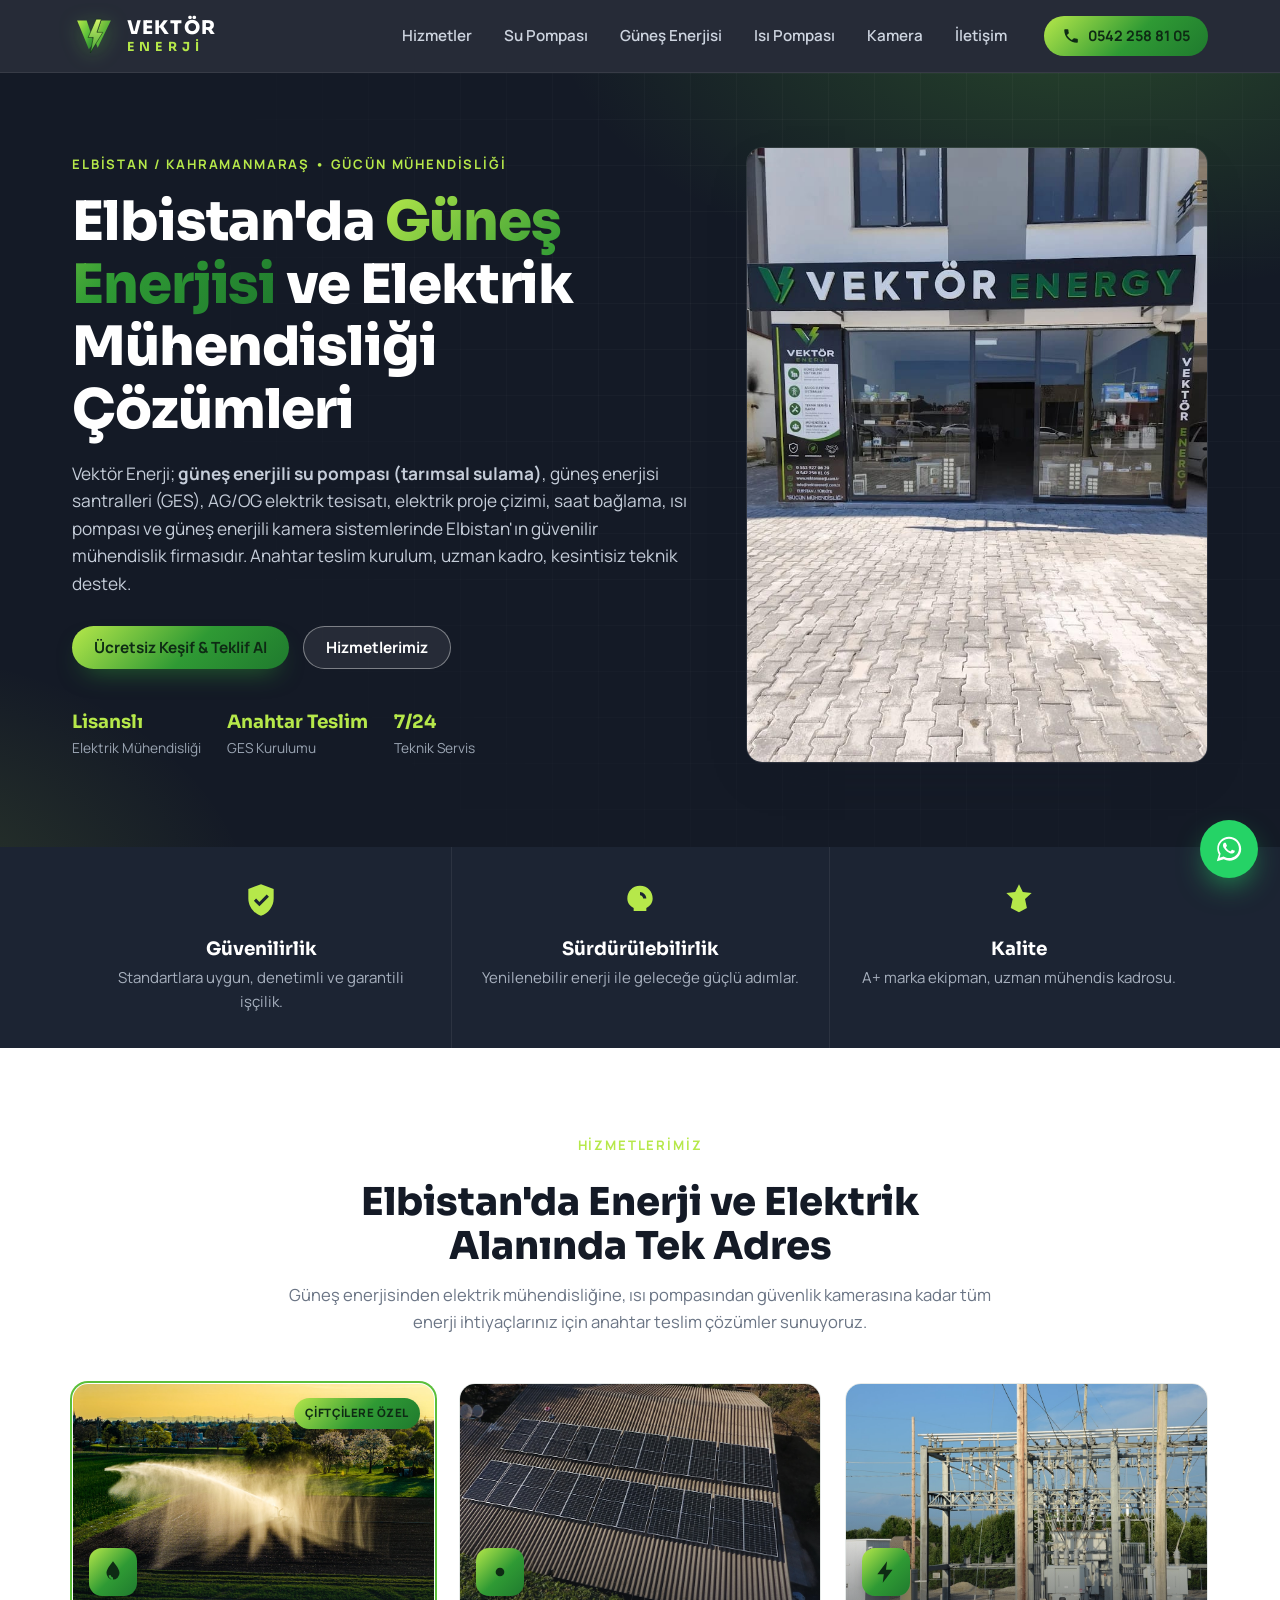
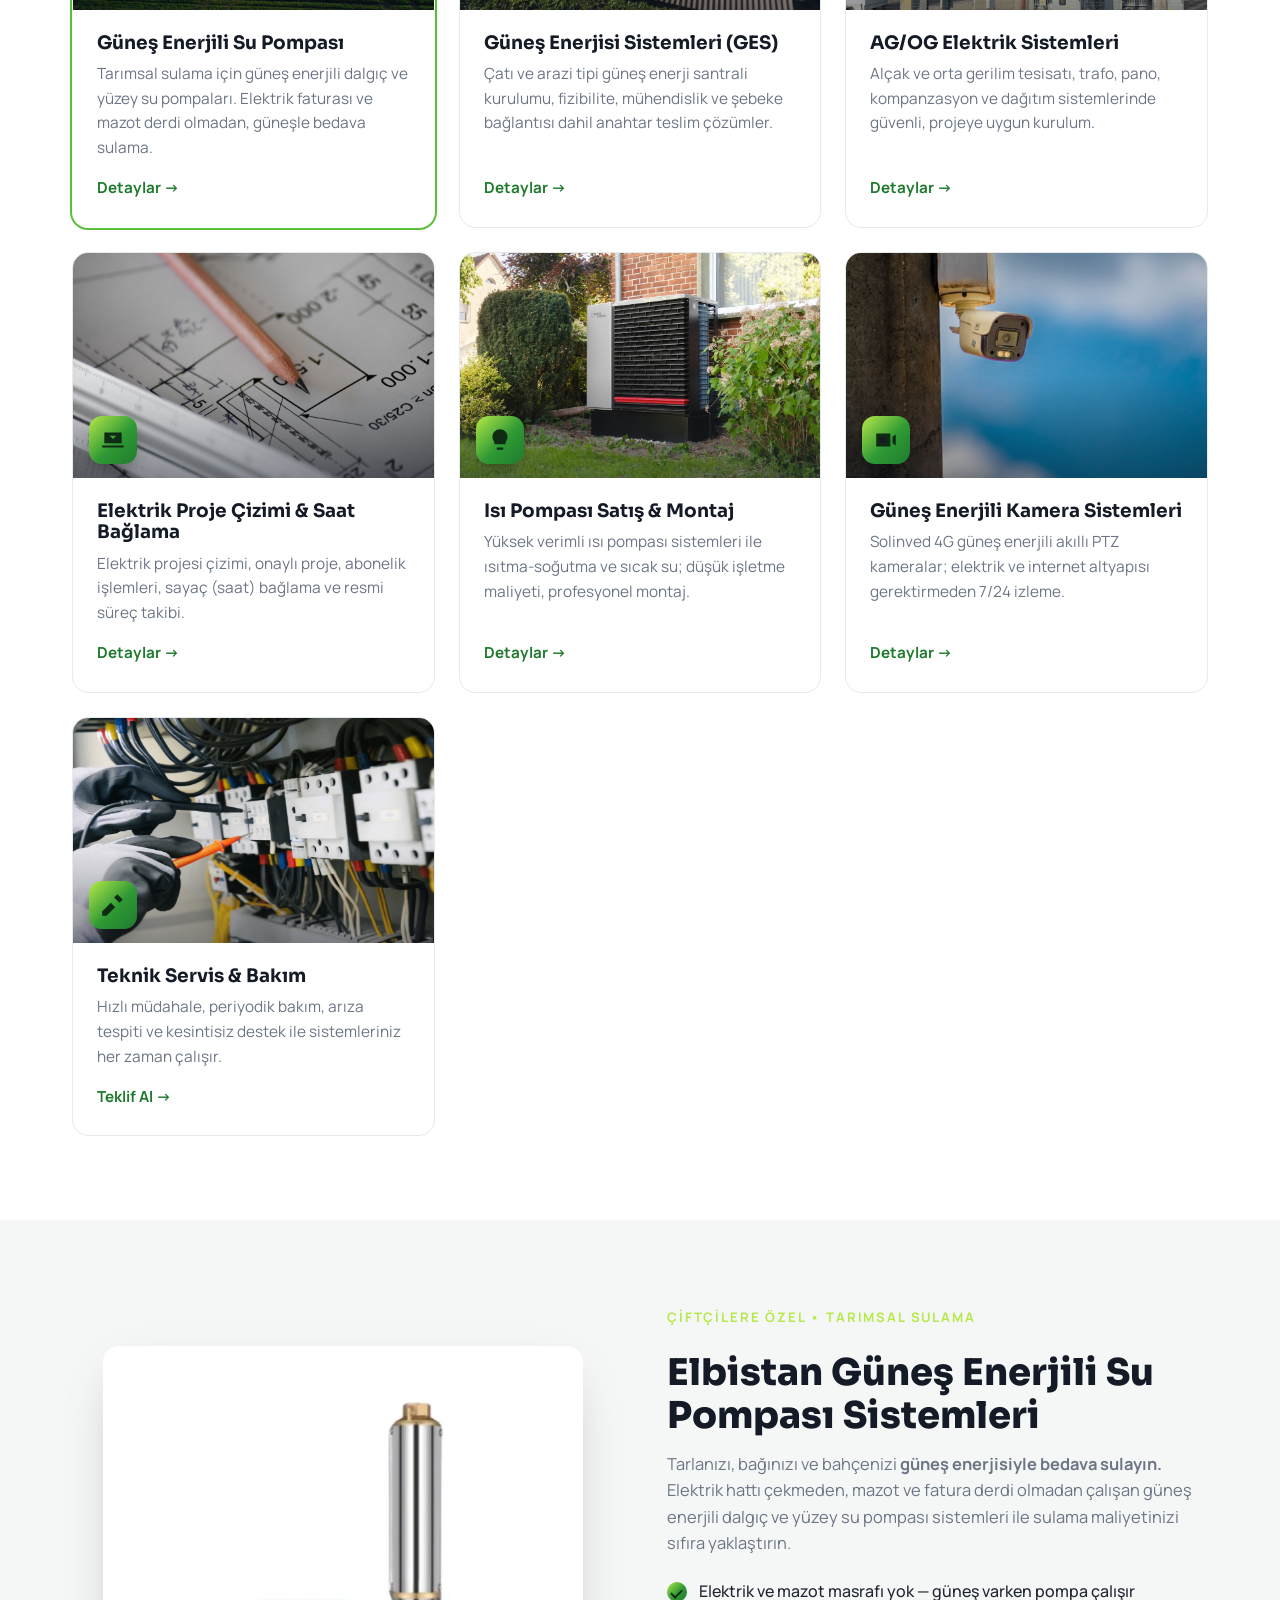
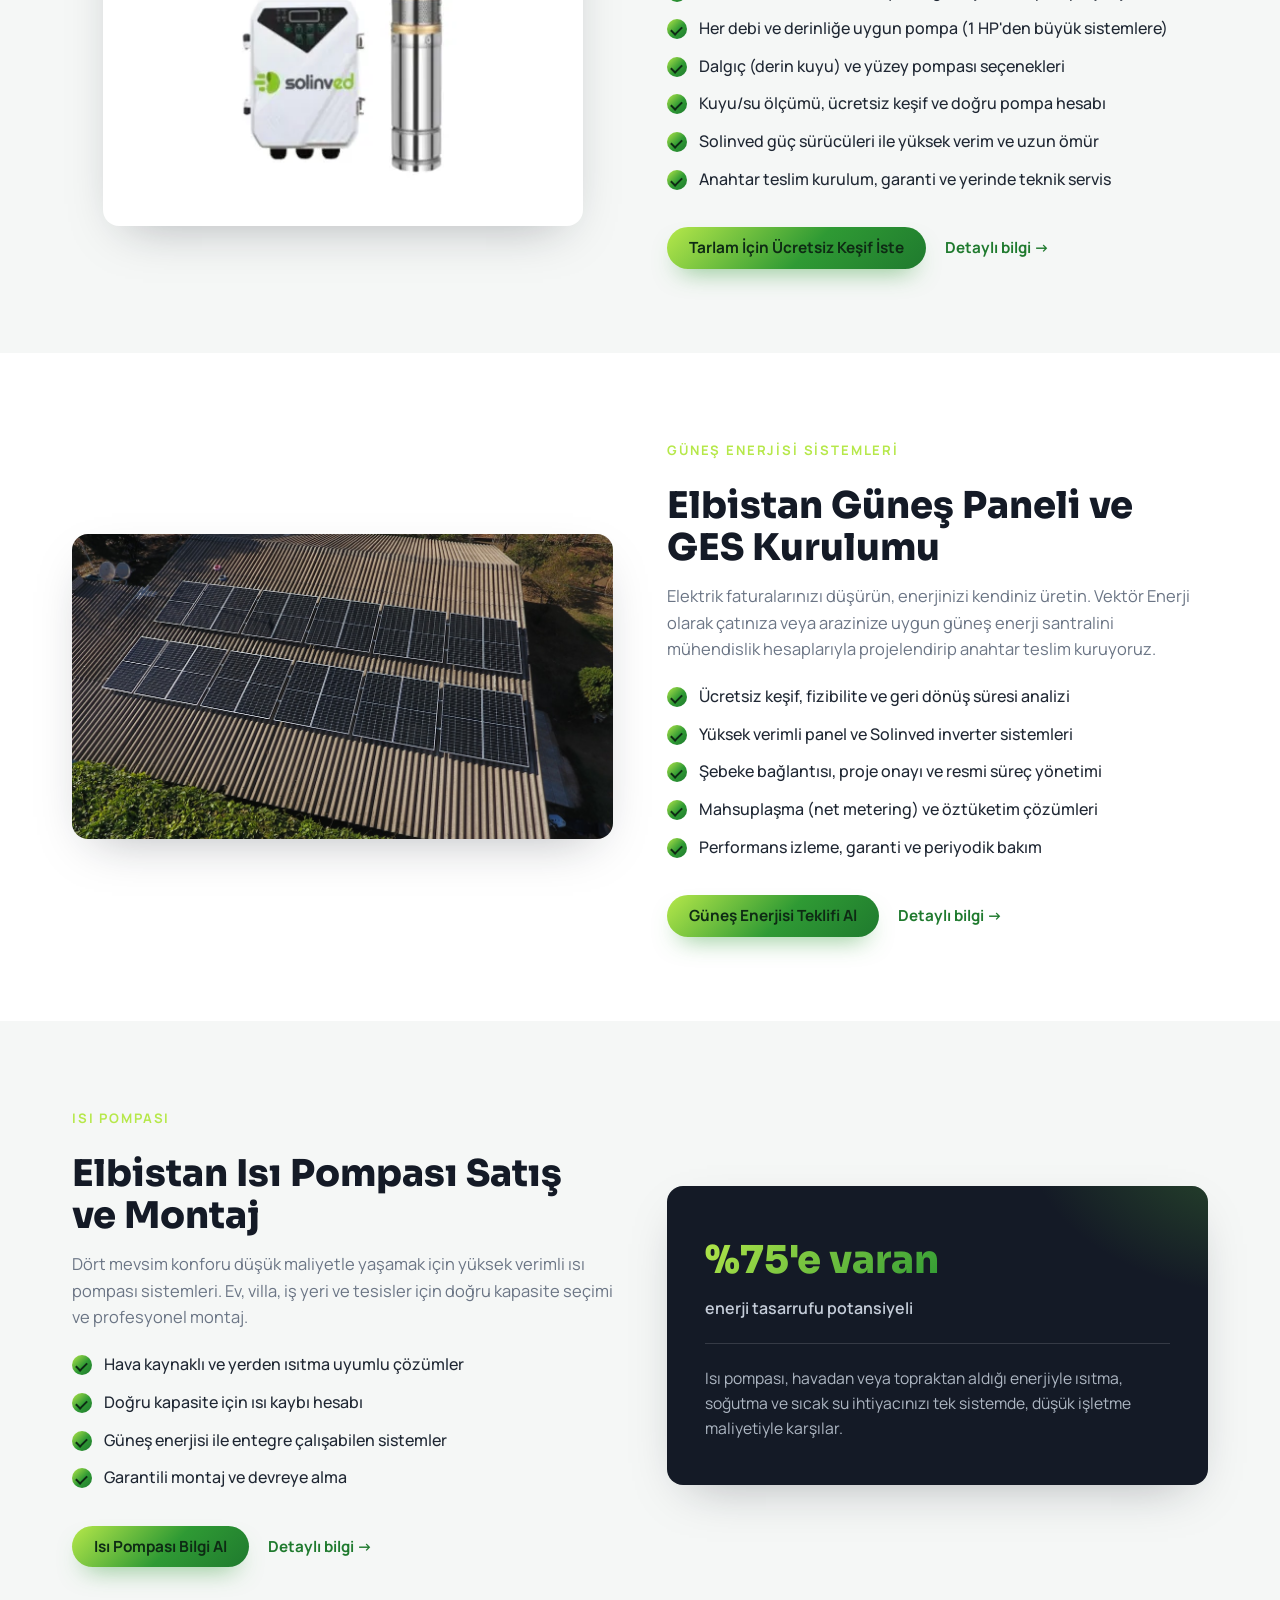
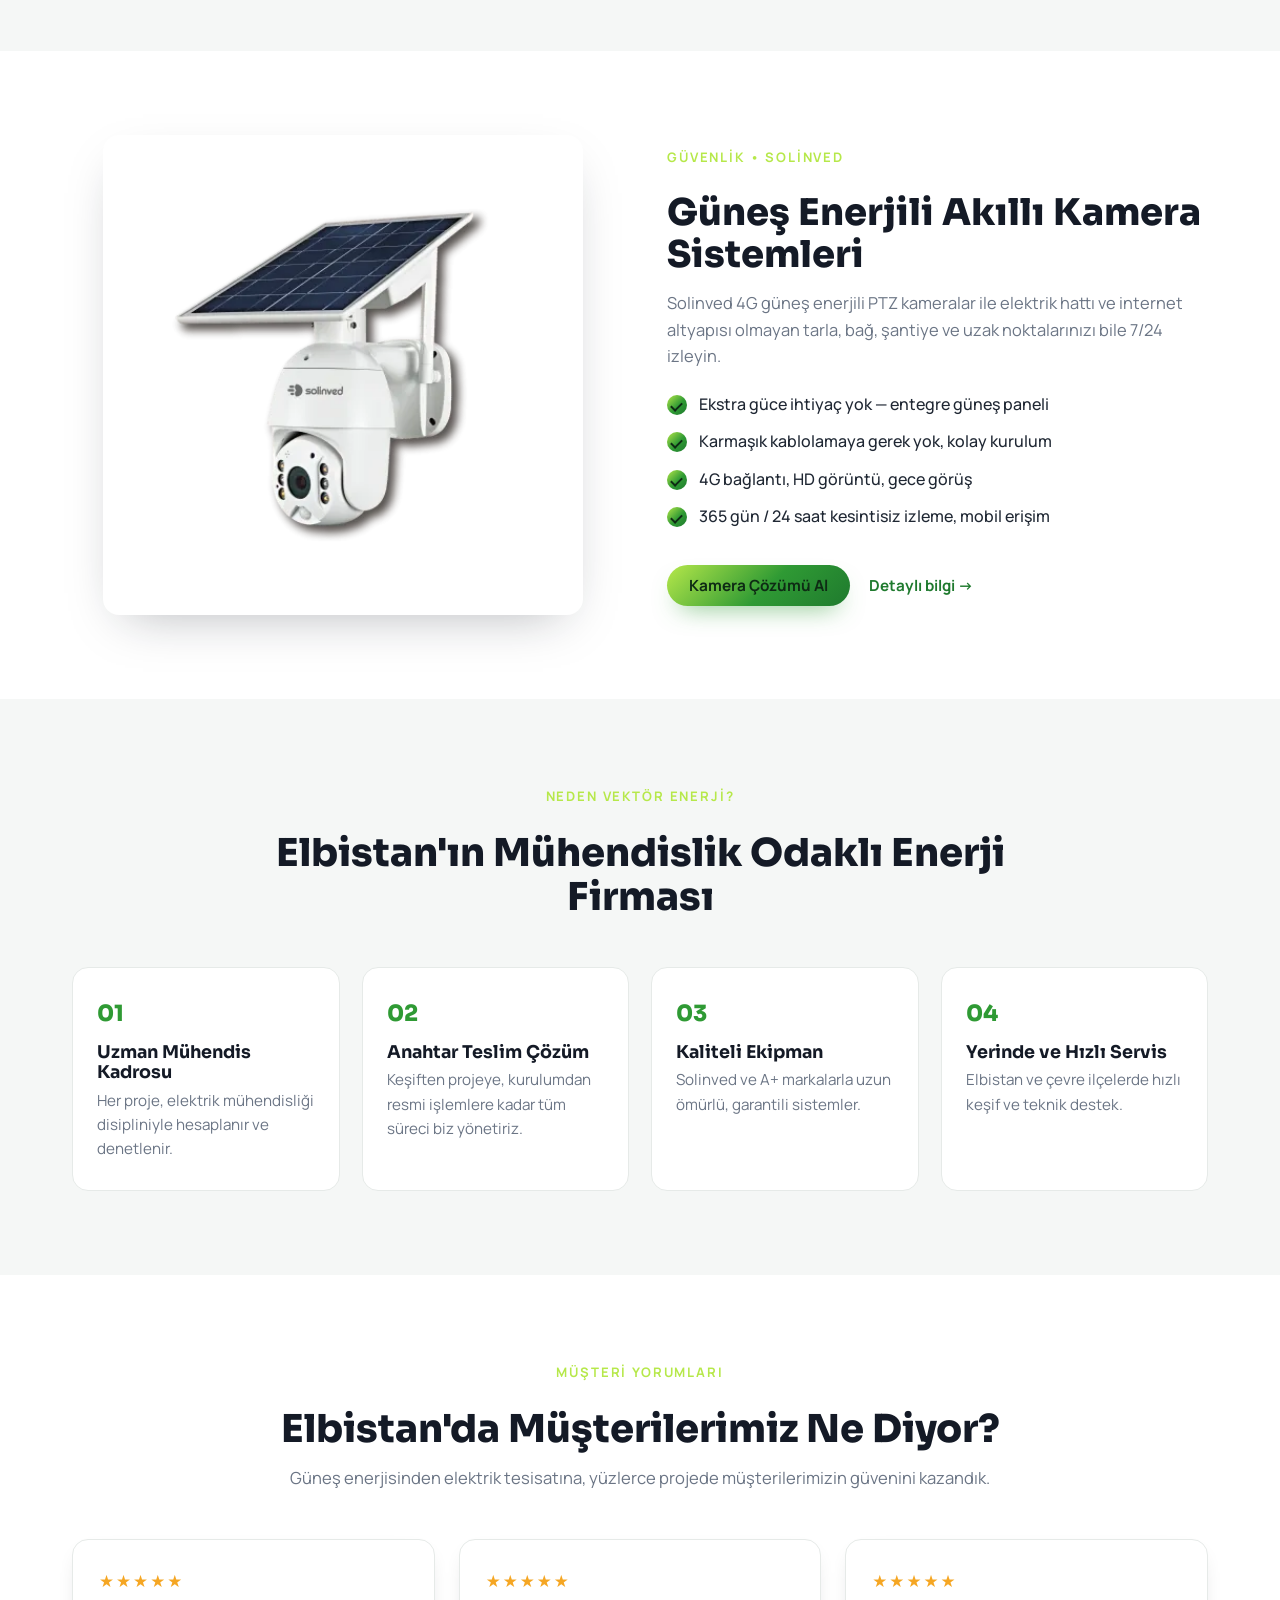
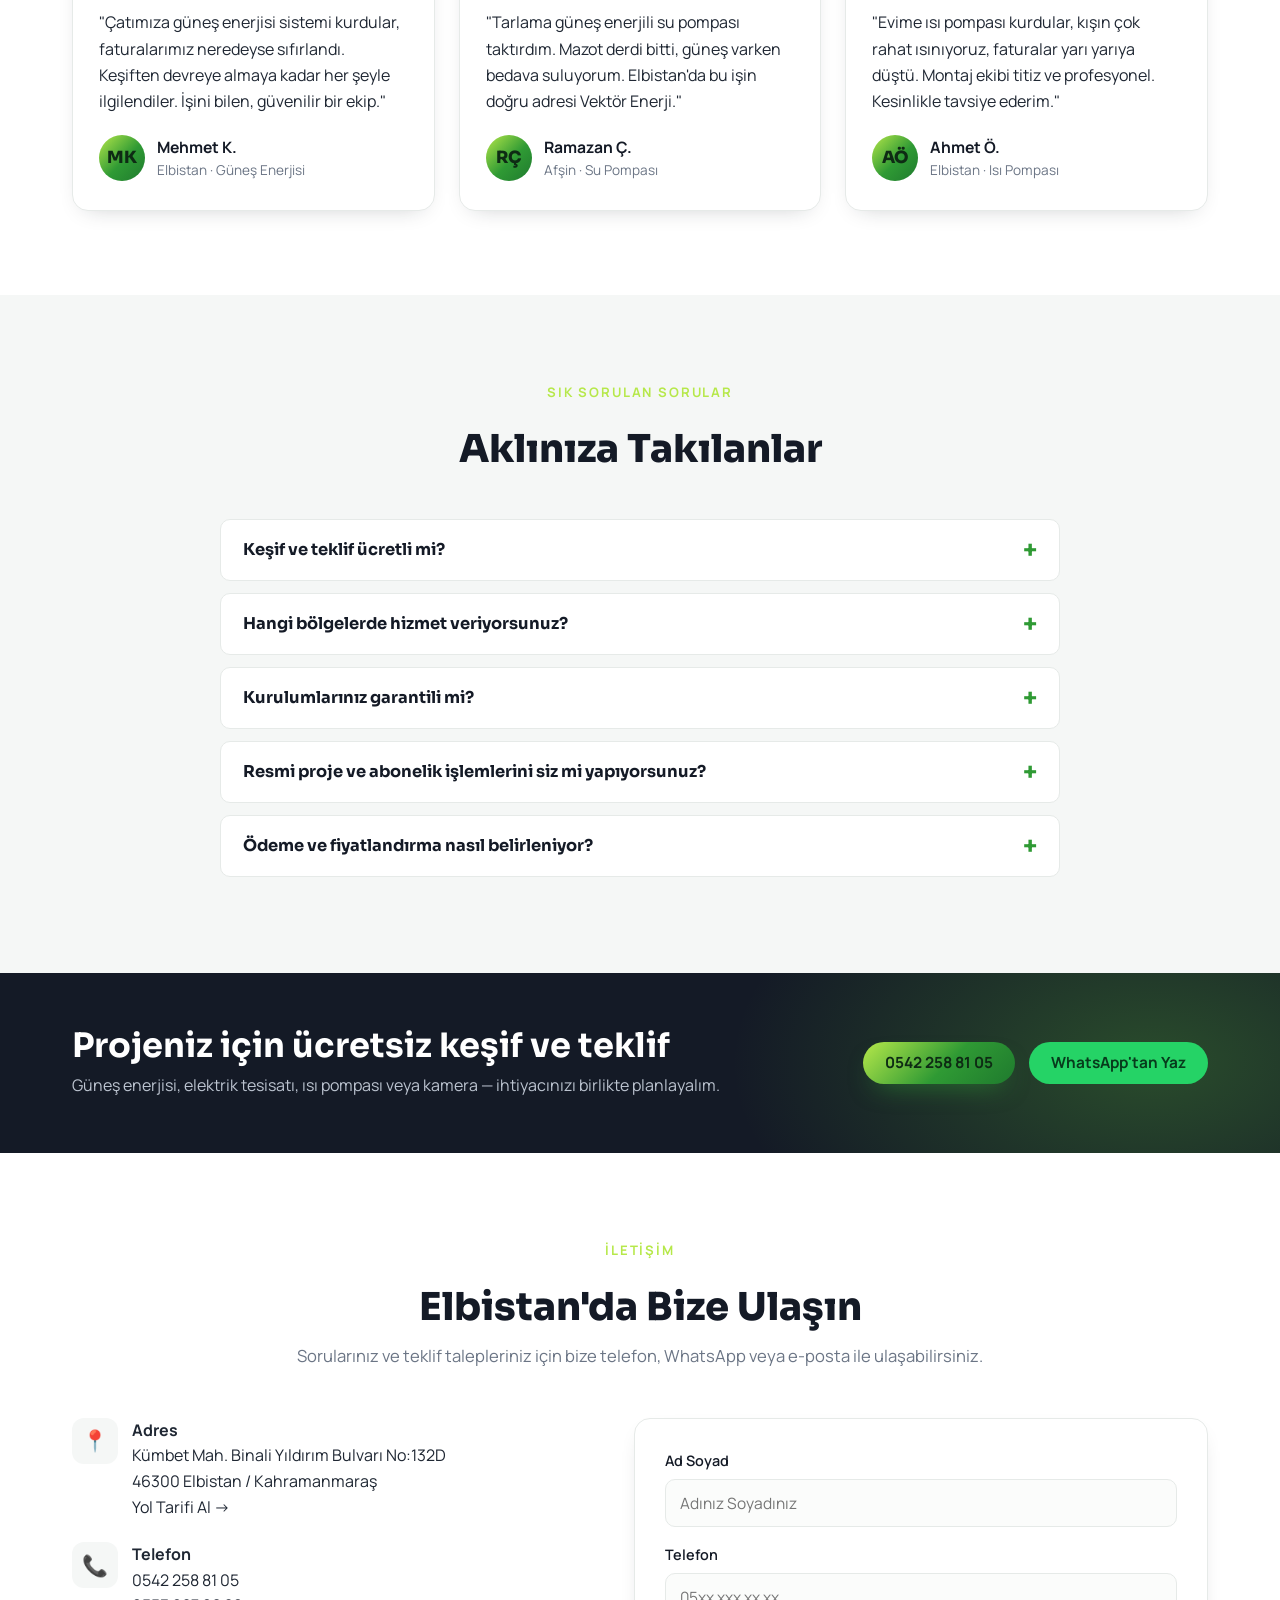
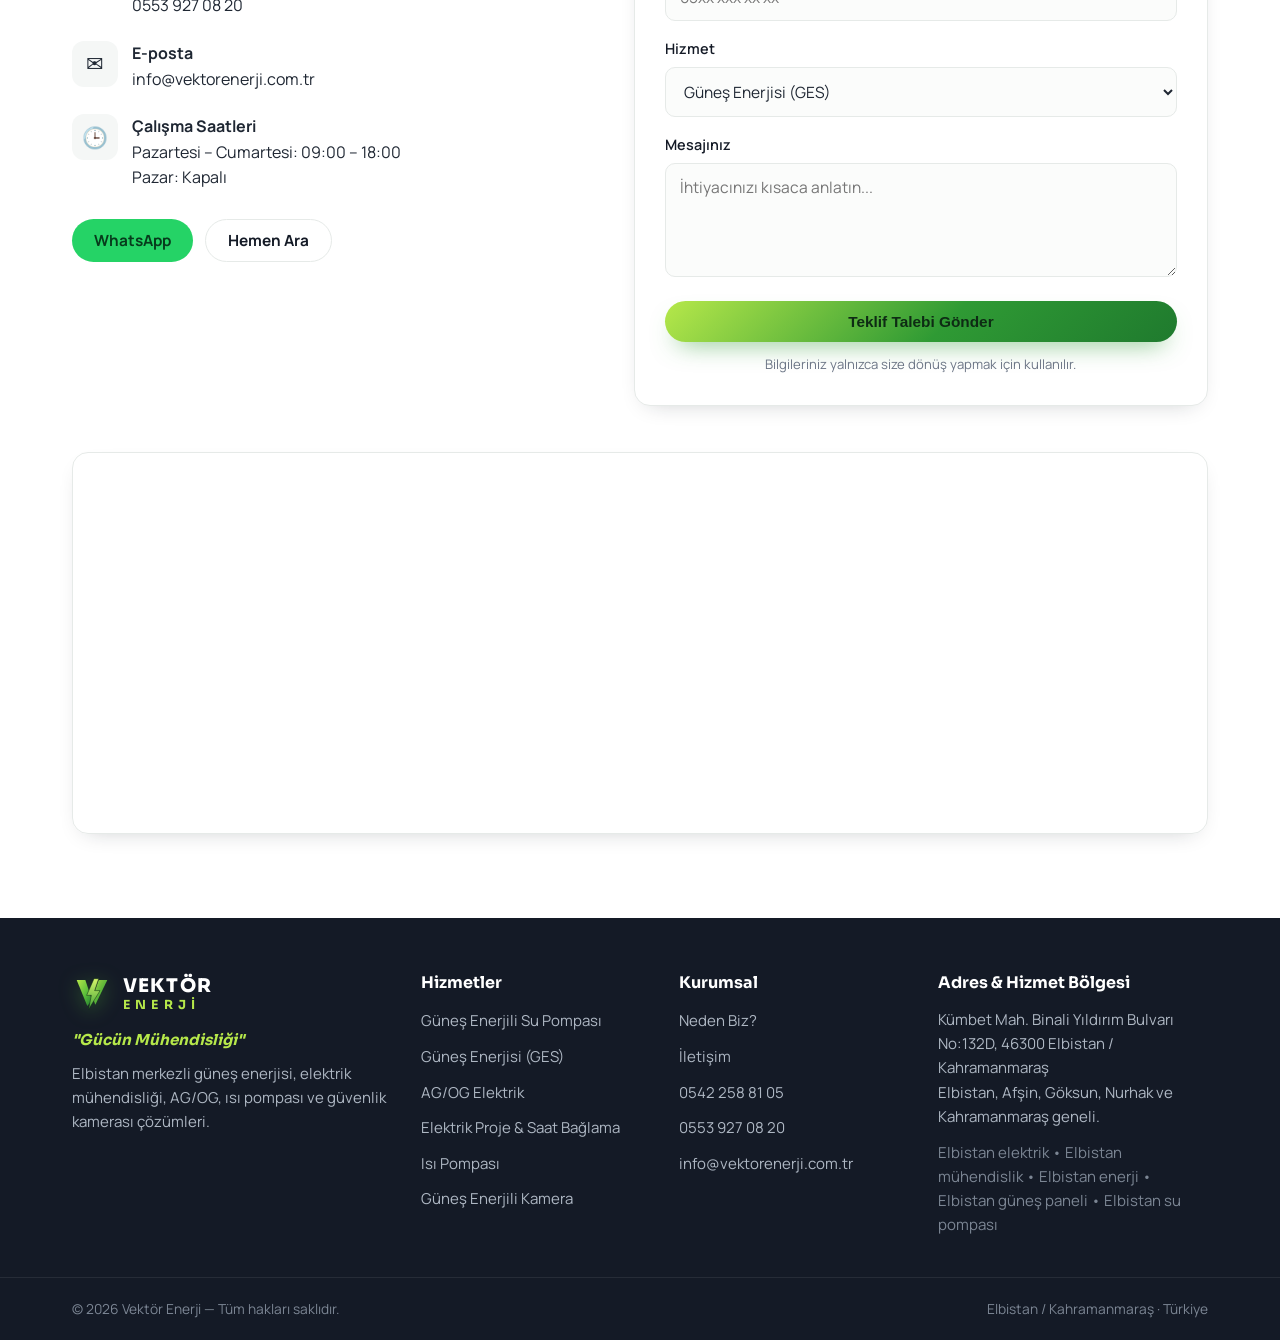
<file: vector energy/index.html>
<!DOCTYPE html>
<html lang="tr">
<head>
<meta charset="UTF-8" />
<meta name="viewport" content="width=device-width, initial-scale=1.0" />
<meta name="theme-color" content="#141a26" />

<!-- Primary SEO -->
<title>Vektör Enerji Elbistan | Güneş Enerjisi, Elektrik Mühendisliği, AG/OG ve Isı Pompası</title>
<meta name="description" content="Vektör Enerji Elbistan; güneş enerjili su pompası (tarımsal sulama), güneş enerjisi sistemleri (GES), AG/OG elektrik tesisatı, elektrik proje çizimi, saat bağlama, ısı pompası ve güneş enerjili kamera kurulumu. Elbistan'ın güvenilir elektrik mühendisliği ve enerji firması. ☎ 0542 258 81 05" />
<meta name="keywords" content="Elbistan elektrik, Elbistan mühendislik, Elbistan enerji, Elbistan güneş paneli, Elbistan güneş enerjisi, Elbistan GES, Elbistan elektrik mühendisi, Elbistan AG OG, Elbistan ısı pompası, Elbistan güneş enerjili kamera, Elbistan güneş enerjili su pompası, Elbistan tarımsal sulama, solar su pompası Elbistan, dalgıç pompa Elbistan, elektrik proje çizimi Elbistan, saat bağlama Elbistan, Vektör Enerji, Kahramanmaraş güneş enerjisi" />
<meta name="author" content="Vektör Enerji" />
<meta name="robots" content="index, follow, max-image-preview:large" />
<link rel="canonical" href="https://www.vektorenerji.com.tr/" />

<!-- Geo / Local SEO -->
<meta name="geo.region" content="TR-46" />
<meta name="geo.placename" content="Elbistan, Kahramanmaraş" />
<meta name="geo.position" content="38.2055;37.1959" />
<meta name="ICBM" content="38.2055, 37.1959" />

<!-- Open Graph -->
<meta property="og:type" content="website" />
<meta property="og:locale" content="tr_TR" />
<meta property="og:site_name" content="Vektör Enerji" />
<meta property="og:title" content="Vektör Enerji Elbistan | Güneş Enerjisi & Elektrik Mühendisliği" />
<meta property="og:description" content="Elbistan'da güneş enerjisi sistemleri, AG/OG elektrik, elektrik proje çizimi, ısı pompası ve güneş enerjili kamera çözümleri. Gücün Mühendisliği." />
<meta property="og:url" content="https://www.vektorenerji.com.tr/" />
<meta property="og:image" content="https://www.vektorenerji.com.tr/assets/vektor-enerji-elbistan-dukkan.jpeg" />

<!-- Twitter -->
<meta name="twitter:card" content="summary_large_image" />
<meta name="twitter:title" content="Vektör Enerji Elbistan | Güneş Enerjisi & Elektrik Mühendisliği" />
<meta name="twitter:description" content="Elbistan güneş enerjisi, AG/OG elektrik, ısı pompası ve güneş enerjili kamera çözümleri." />
<meta name="twitter:image" content="https://www.vektorenerji.com.tr/assets/vektor-enerji-elbistan-dukkan.jpeg" />

<link rel="icon" type="image/svg+xml" href="assets/favicon.svg" />
<link rel="apple-touch-icon" href="assets/favicon.svg" />
<link rel="manifest" href="site.webmanifest" />
<link rel="preload" as="image" href="assets/vektor-enerji-elbistan-dukkan.jpeg" />

<!-- Fonts -->
<link rel="preconnect" href="https://fonts.googleapis.com" />
<link rel="preconnect" href="https://fonts.gstatic.com" crossorigin />
<link href="https://fonts.googleapis.com/css2?family=Manrope:wght@400;500;600;700;800&family=Sora:wght@600;700;800&display=swap" rel="stylesheet" />

<link rel="stylesheet" href="styles.css" />

<!-- Structured Data: LocalBusiness -->
<script type="application/ld+json">
{
  "@context": "https://schema.org",
  "@type": "ElectricalContractor",
  "name": "Vektör Enerji",
  "alternateName": "Vektör Energy",
  "description": "Elbistan merkezli güneş enerjisi sistemleri, AG/OG elektrik tesisatı, elektrik proje çizimi, ısı pompası ve güneş enerjili kamera kurulumu yapan elektrik mühendisliği ve enerji firması.",
  "slogan": "Gücün Mühendisliği",
  "url": "https://www.vektorenerji.com.tr/",
  "logo": "https://www.vektorenerji.com.tr/assets/logo.svg",
  "image": "https://www.vektorenerji.com.tr/assets/vektor-enerji-elbistan-dukkan.jpeg",
  "telephone": "+905422588105",
  "email": "info@vektorenerji.com.tr",
  "priceRange": "₺₺",
  "address": {
    "@type": "PostalAddress",
    "streetAddress": "Kümbet Mah. Binali Yıldırım Bulvarı No:132D",
    "addressLocality": "Elbistan",
    "addressRegion": "Kahramanmaraş",
    "postalCode": "46300",
    "addressCountry": "TR"
  },
  "geo": {
    "@type": "GeoCoordinates",
    "latitude": 38.2055,
    "longitude": 37.1959
  },
  "areaServed": [
    { "@type": "City", "name": "Elbistan" },
    { "@type": "City", "name": "Afşin" },
    { "@type": "City", "name": "Göksun" },
    { "@type": "AdministrativeArea", "name": "Kahramanmaraş" }
  ],
  "openingHoursSpecification": [{
    "@type": "OpeningHoursSpecification",
    "dayOfWeek": ["Monday","Tuesday","Wednesday","Thursday","Friday","Saturday"],
    "opens": "09:00",
    "closes": "18:00"
  }],
  "sameAs": [],
  "hasOfferCatalog": {
    "@type": "OfferCatalog",
    "name": "Hizmetler",
    "itemListElement": [
      { "@type": "Offer", "itemOffered": { "@type": "Service", "name": "Güneş Enerjili Su Pompası ve Tarımsal Sulama Sistemleri" } },
      { "@type": "Offer", "itemOffered": { "@type": "Service", "name": "Güneş Enerjisi Sistemleri (GES)" } },
      { "@type": "Offer", "itemOffered": { "@type": "Service", "name": "AG/OG Elektrik Sistemleri" } },
      { "@type": "Offer", "itemOffered": { "@type": "Service", "name": "Elektrik Proje Çizimi ve Saat Bağlama" } },
      { "@type": "Offer", "itemOffered": { "@type": "Service", "name": "Isı Pompası Satış ve Montaj" } },
      { "@type": "Offer", "itemOffered": { "@type": "Service", "name": "Güneş Enerjili Kamera Sistemleri" } },
      { "@type": "Offer", "itemOffered": { "@type": "Service", "name": "Teknik Servis ve Bakım" } }
    ]
  }
}
</script>

<!-- Structured Data: FAQPage -->
<script type="application/ld+json">
{
  "@context": "https://schema.org",
  "@type": "FAQPage",
  "mainEntity": [
    { "@type": "Question", "name": "Keşif ve teklif ücretli mi?", "acceptedAnswer": { "@type": "Answer", "text": "Hayır. Elbistan ve çevre ilçelerde keşif ve teklif tamamen ücretsizdir. İhtiyacınızı yerinde inceler, size en uygun çözümü ve net bir fiyat teklifini sunarız." } },
    { "@type": "Question", "name": "Hangi bölgelerde hizmet veriyorsunuz?", "acceptedAnswer": { "@type": "Answer", "text": "Merkez ofisimiz Elbistan'dadır. Elbistan, Afşin, Göksun, Nurhak başta olmak üzere Kahramanmaraş genelinde hizmet veriyoruz." } },
    { "@type": "Question", "name": "Kurulumlarınız garantili mi?", "acceptedAnswer": { "@type": "Answer", "text": "Evet. Tüm sistem ve işçiliklerimiz garantilidir. Solinved ve A+ markalarla çalışır, kurulum sonrası periyodik bakım ve teknik servis desteği sağlarız." } },
    { "@type": "Question", "name": "Resmi proje ve abonelik işlemlerini siz mi yapıyorsunuz?", "acceptedAnswer": { "@type": "Answer", "text": "Evet. Elektrik projesi, proje onayı, abonelik ve sayaç (saat) bağlama dahil tüm resmi süreci anahtar teslim olarak sizin adınıza yürütüyoruz." } },
    { "@type": "Question", "name": "Ödeme ve fiyatlandırma nasıl belirleniyor?", "acceptedAnswer": { "@type": "Answer", "text": "Fiyat, ihtiyacınıza ve sistem büyüklüğüne göre keşif sonrası netleşir. Size şeffaf, detaylı bir teklif sunar; uygun ödeme seçeneklerini birlikte değerlendiririz." } }
  ]
}
</script>
</head>
<body>

<a class="skip-link" href="#main">İçeriğe geç</a>

<!-- HEADER -->
<header class="site-header" id="top">
  <div class="container header-inner">
    <a href="#top" class="brand" aria-label="Vektör Enerji ana sayfa">
      <img src="assets/logo.svg" alt="Vektör Enerji logo" class="brand-logo" width="44" height="44" />
      <span class="brand-text">
        <strong>VEKTÖR</strong><span class="brand-accent">ENERJİ</span>
      </span>
    </a>

    <nav class="main-nav" id="nav" aria-label="Ana menü">
      <a href="#hizmetler">Hizmetler</a>
      <a href="#supompasi">Su Pompası</a>
      <a href="#gunes">Güneş Enerjisi</a>
      <a href="#isipompasi">Isı Pompası</a>
      <a href="#kamera">Kamera</a>
      <a href="#iletisim">İletişim</a>
    </nav>

    <a href="tel:+905422588105" class="btn btn-phone" aria-label="Telefon ile ara">
      <svg viewBox="0 0 24 24" width="18" height="18" aria-hidden="true"><path fill="currentColor" d="M6.6 10.8c1.4 2.8 3.8 5.1 6.6 6.6l2.2-2.2c.3-.3.7-.4 1-.2 1.2.4 2.4.6 3.7.6.6 0 1 .4 1 1V20c0 .6-.4 1-1 1C10.5 21 3 13.5 3 4c0-.6.4-1 1-1h3.5c.6 0 1 .4 1 1 0 1.3.2 2.5.6 3.7.1.4 0 .8-.3 1z"/></svg>
      <span>0542 258 81 05</span>
    </a>

    <button class="nav-toggle" id="navToggle" aria-label="Menüyü aç/kapat" aria-expanded="false" aria-controls="nav">
      <span></span><span></span><span></span>
    </button>
  </div>
</header>

<main id="main">

  <!-- HERO -->
  <section class="hero">
    <div class="hero-bg" aria-hidden="true"></div>
    <div class="container hero-inner">
      <div class="hero-content">
        <span class="eyebrow">Elbistan / Kahramanmaraş • Gücün Mühendisliği</span>
        <h1>Elbistan'da <span class="grad">Güneş Enerjisi</span> ve Elektrik Mühendisliği Çözümleri</h1>
        <p class="lead">
          Vektör Enerji; <strong>güneş enerjili su pompası (tarımsal sulama)</strong>, güneş enerjisi santralleri (GES),
          AG/OG elektrik tesisatı, elektrik proje çizimi, saat bağlama, ısı pompası ve güneş enerjili kamera
          sistemlerinde Elbistan'ın güvenilir mühendislik firmasıdır. Anahtar teslim kurulum, uzman kadro, kesintisiz teknik destek.
        </p>
        <div class="hero-actions">
          <a href="#iletisim" class="btn btn-primary">Ücretsiz Keşif & Teklif Al</a>
          <a href="#hizmetler" class="btn btn-ghost">Hizmetlerimiz</a>
        </div>
        <ul class="hero-trust">
          <li><strong>Lisanslı</strong><span>Elektrik Mühendisliği</span></li>
          <li><strong>Anahtar Teslim</strong><span>GES Kurulumu</span></li>
          <li><strong>7/24</strong><span>Teknik Servis</span></li>
        </ul>
      </div>
      <div class="hero-card">
        <img src="assets/vektor-enerji-elbistan-dukkan.jpeg" alt="Vektör Enerji Elbistan mağaza ve ofis dış görünümü" width="520" height="700" loading="eager" />
      </div>
    </div>
  </section>

  <!-- VALUES BAR -->
  <section class="values" aria-label="Değerlerimiz">
    <div class="container values-grid">
      <div class="value">
        <svg viewBox="0 0 24 24" aria-hidden="true"><path fill="currentColor" d="M12 2 4 5v6c0 5 3.4 9.4 8 11 4.6-1.6 8-6 8-11V5l-8-3zm-1 14-3.5-3.5 1.4-1.4L11 13.2l4.6-4.6 1.4 1.4L11 16z"/></svg>
        <h3>Güvenilirlik</h3>
        <p>Standartlara uygun, denetimli ve garantili işçilik.</p>
      </div>
      <div class="value">
        <svg viewBox="0 0 24 24" aria-hidden="true"><path fill="currentColor" d="M12 3C7 3 4 7 4 11c0 3 2 5 4 6v2h8v-2c2-1 4-3 4-6 0-4-3-8-8-8zm0 4c2 0 4 2 4 4h-2c0-1-1-2-2-2V7z"/></svg>
        <h3>Sürdürülebilirlik</h3>
        <p>Yenilenebilir enerji ile geleceğe güçlü adımlar.</p>
      </div>
      <div class="value">
        <svg viewBox="0 0 24 24" aria-hidden="true"><path fill="currentColor" d="m12 2 2.4 5 5.6.6-4.2 3.8 1.2 5.6L12 19.8 6.8 17l1.2-5.6L4 7.6 9.6 7 12 2z"/></svg>
        <h3>Kalite</h3>
        <p>A+ marka ekipman, uzman mühendis kadrosu.</p>
      </div>
    </div>
  </section>

  <!-- HİZMETLER -->
  <section class="section" id="hizmetler">
    <div class="container">
      <header class="section-head">
        <span class="eyebrow">Hizmetlerimiz</span>
        <h2>Elbistan'da Enerji ve Elektrik Alanında Tek Adres</h2>
        <p>Güneş enerjisinden elektrik mühendisliğine, ısı pompasından güvenlik kamerasına kadar tüm enerji ihtiyaçlarınız için anahtar teslim çözümler sunuyoruz.</p>
      </header>

      <div class="cards">
        <article class="card card-feature">
          <div class="card-media">
            <img src="assets/hizmet-su-pompasi.jpg" alt="Elbistan güneş enerjili su pompası ile tarımsal sulama" width="600" height="380" loading="lazy" />
            <span class="card-badge">Çiftçilere Özel</span>
            <div class="card-ic">
              <svg viewBox="0 0 24 24" aria-hidden="true"><path fill="currentColor" d="M12 2C8 7 6 10 6 13a6 6 0 0 0 12 0c0-3-2-6-6-11zm0 17a4 4 0 0 1-4-4h2a2 2 0 0 0 2 2v2z"/></svg>
            </div>
          </div>
          <div class="card-body">
            <h3>Güneş Enerjili Su Pompası</h3>
            <p>Tarımsal sulama için güneş enerjili dalgıç ve yüzey su pompaları. Elektrik faturası ve mazot derdi olmadan, güneşle bedava sulama.</p>
            <a href="gunes-enerjili-su-pompasi-elbistan.html" class="card-link">Detaylar →</a>
          </div>
        </article>

        <article class="card">
          <div class="card-media">
            <img src="assets/hizmet-gunes-paneli.jpg" alt="Elbistan güneş paneli ve GES kurulumu - çatı üstü solar sistem" width="600" height="380" loading="lazy" />
            <div class="card-ic">
              <svg viewBox="0 0 24 24" aria-hidden="true"><path fill="currentColor" d="M12 2v3m0 14v3M2 12h3m14 0h3M5 5l2 2m10 10 2 2M19 5l-2 2M7 17l-2 2"/><circle cx="12" cy="12" r="4" fill="currentColor"/></svg>
            </div>
          </div>
          <div class="card-body">
            <h3>Güneş Enerjisi Sistemleri (GES)</h3>
            <p>Çatı ve arazi tipi güneş enerji santrali kurulumu, fizibilite, mühendislik ve şebeke bağlantısı dahil anahtar teslim çözümler.</p>
            <a href="gunes-enerjisi-elbistan.html" class="card-link">Detaylar →</a>
          </div>
        </article>

        <article class="card">
          <div class="card-media">
            <img src="assets/hizmet-agog-elektrik.jpg" alt="Elbistan AG/OG elektrik sistemleri, trafo ve dağıtım hatları" width="600" height="380" loading="lazy" />
            <div class="card-ic">
              <svg viewBox="0 0 24 24" aria-hidden="true"><path fill="currentColor" d="M13 2 4 14h6l-1 8 9-12h-6l1-8z"/></svg>
            </div>
          </div>
          <div class="card-body">
            <h3>AG/OG Elektrik Sistemleri</h3>
            <p>Alçak ve orta gerilim tesisatı, trafo, pano, kompanzasyon ve dağıtım sistemlerinde güvenli, projeye uygun kurulum.</p>
            <a href="ag-og-elektrik-elbistan.html" class="card-link">Detaylar →</a>
          </div>
        </article>

        <article class="card">
          <div class="card-media">
            <img src="assets/hizmet-proje-cizimi.jpg" alt="Elbistan elektrik proje çizimi ve saat (sayaç) bağlama hizmeti" width="600" height="380" loading="lazy" />
            <div class="card-ic">
              <svg viewBox="0 0 24 24" aria-hidden="true"><path fill="currentColor" d="M4 5h16v10H4zM2 17h20v2H2zm7-9 3 3 3-3"/></svg>
            </div>
          </div>
          <div class="card-body">
            <h3>Elektrik Proje Çizimi & Saat Bağlama</h3>
            <p>Elektrik projesi çizimi, onaylı proje, abonelik işlemleri, sayaç (saat) bağlama ve resmi süreç takibi.</p>
            <a href="elektrik-proje-cizimi-elbistan.html" class="card-link">Detaylar →</a>
          </div>
        </article>

        <article class="card">
          <div class="card-media">
            <img src="assets/hizmet-isi-pompasi.jpg" alt="Elbistan ısı pompası satış ve montaj - dış ünite kurulumu" width="600" height="380" loading="lazy" />
            <div class="card-ic">
              <svg viewBox="0 0 24 24" aria-hidden="true"><path fill="currentColor" d="M12 2a7 7 0 0 0-7 7c0 3 2 4 2 7h10c0-3 2-4 2-7a7 7 0 0 0-7-7zM9 19h6v2H9z"/></svg>
            </div>
          </div>
          <div class="card-body">
            <h3>Isı Pompası Satış & Montaj</h3>
            <p>Yüksek verimli ısı pompası sistemleri ile ısıtma-soğutma ve sıcak su; düşük işletme maliyeti, profesyonel montaj.</p>
            <a href="isi-pompasi-elbistan.html" class="card-link">Detaylar →</a>
          </div>
        </article>

        <article class="card">
          <div class="card-media">
            <img src="assets/hizmet-kamera.jpg" alt="Elbistan güneş enerjili güvenlik kamerası kurulumu" width="600" height="380" loading="lazy" />
            <div class="card-ic">
              <svg viewBox="0 0 24 24" aria-hidden="true"><path fill="currentColor" d="M3 6h13v12H3zm15 3 3-2v10l-3-2z"/><circle cx="9" cy="12" r="3" fill="#141a26"/></svg>
            </div>
          </div>
          <div class="card-body">
            <h3>Güneş Enerjili Kamera Sistemleri</h3>
            <p>Solinved 4G güneş enerjili akıllı PTZ kameralar; elektrik ve internet altyapısı gerektirmeden 7/24 izleme.</p>
            <a href="gunes-enerjili-kamera-elbistan.html" class="card-link">Detaylar →</a>
          </div>
        </article>

        <article class="card">
          <div class="card-media">
            <img src="assets/hizmet-teknik-servis.jpg" alt="Elbistan elektrik teknik servis ve bakım - pano arıza tespiti" width="600" height="380" loading="lazy" />
            <div class="card-ic">
              <svg viewBox="0 0 24 24" aria-hidden="true"><path fill="currentColor" d="m21 7-5-5-3 3 5 5 3-3zM2 18l8-8 4 4-8 8H2v-4z"/></svg>
            </div>
          </div>
          <div class="card-body">
            <h3>Teknik Servis & Bakım</h3>
            <p>Hızlı müdahale, periyodik bakım, arıza tespiti ve kesintisiz destek ile sistemleriniz her zaman çalışır.</p>
            <a href="#iletisim" class="card-link">Teklif Al →</a>
          </div>
        </article>
      </div>
    </div>
  </section>

  <!-- SU POMPASI -->
  <section class="section section-alt" id="supompasi">
    <div class="container split">
      <div class="split-media">
        <img class="product-shot" src="assets/solinved-gunes-enerjili-su-pompasi.webp" alt="Solinved güneş enerjili dalgıç su pompası ve sürücüsü - Elbistan tarımsal sulama" width="500" height="500" loading="lazy" />
      </div>
      <div class="split-content">
        <span class="eyebrow">Çiftçilere Özel • Tarımsal Sulama</span>
        <h2>Elbistan Güneş Enerjili Su Pompası Sistemleri</h2>
        <p>Tarlanızı, bağınızı ve bahçenizi <strong>güneş enerjisiyle bedava sulayın.</strong> Elektrik hattı çekmeden, mazot ve fatura derdi olmadan çalışan güneş enerjili dalgıç ve yüzey su pompası sistemleri ile sulama maliyetinizi sıfıra yaklaştırın.</p>
        <ul class="ticks">
          <li>Elektrik ve mazot masrafı yok — güneş varken pompa çalışır</li>
          <li>Her debi ve derinliğe uygun pompa (1 HP'den büyük sistemlere)</li>
          <li>Dalgıç (derin kuyu) ve yüzey pompası seçenekleri</li>
          <li>Kuyu/su ölçümü, ücretsiz keşif ve doğru pompa hesabı</li>
          <li>Solinved güç sürücüleri ile yüksek verim ve uzun ömür</li>
          <li>Anahtar teslim kurulum, garanti ve yerinde teknik servis</li>
        </ul>
        <a href="#iletisim" class="btn btn-primary">Tarlam İçin Ücretsiz Keşif İste</a>
        <a href="gunes-enerjili-su-pompasi-elbistan.html" class="card-link" style="margin-left:16px">Detaylı bilgi →</a>
      </div>
    </div>
  </section>

  <!-- GÜNEŞ ENERJİSİ -->
  <section class="section" id="gunes">
    <div class="container split">
      <div class="split-media">
        <img src="assets/hizmet-gunes-paneli.jpg" alt="Elbistan çatı üstü güneş paneli (GES) kurulumu - Vektör Enerji" width="820" height="540" loading="lazy" />
      </div>
      <div class="split-content">
        <span class="eyebrow">Güneş Enerjisi Sistemleri</span>
        <h2>Elbistan Güneş Paneli ve GES Kurulumu</h2>
        <p>Elektrik faturalarınızı düşürün, enerjinizi kendiniz üretin. Vektör Enerji olarak çatınıza veya arazinize uygun güneş enerji santralini mühendislik hesaplarıyla projelendirip anahtar teslim kuruyoruz.</p>
        <ul class="ticks">
          <li>Ücretsiz keşif, fizibilite ve geri dönüş süresi analizi</li>
          <li>Yüksek verimli panel ve Solinved inverter sistemleri</li>
          <li>Şebeke bağlantısı, proje onayı ve resmi süreç yönetimi</li>
          <li>Mahsuplaşma (net metering) ve öztüketim çözümleri</li>
          <li>Performans izleme, garanti ve periyodik bakım</li>
        </ul>
        <a href="#iletisim" class="btn btn-primary">Güneş Enerjisi Teklifi Al</a>
        <a href="gunes-enerjisi-elbistan.html" class="card-link" style="margin-left:16px">Detaylı bilgi →</a>
      </div>
    </div>
  </section>

  <!-- ISI POMPASI -->
  <section class="section section-alt" id="isipompasi">
    <div class="container split reverse">
      <div class="split-media accent-box">
        <div class="stat-card">
          <span class="stat-num">%75'e varan</span>
          <span class="stat-label">enerji tasarrufu potansiyeli</span>
          <div class="stat-divider"></div>
          <p>Isı pompası, havadan veya topraktan aldığı enerjiyle ısıtma, soğutma ve sıcak su ihtiyacınızı tek sistemde, düşük işletme maliyetiyle karşılar.</p>
        </div>
      </div>
      <div class="split-content">
        <span class="eyebrow">Isı Pompası</span>
        <h2>Elbistan Isı Pompası Satış ve Montaj</h2>
        <p>Dört mevsim konforu düşük maliyetle yaşamak için yüksek verimli ısı pompası sistemleri. Ev, villa, iş yeri ve tesisler için doğru kapasite seçimi ve profesyonel montaj.</p>
        <ul class="ticks">
          <li>Hava kaynaklı ve yerden ısıtma uyumlu çözümler</li>
          <li>Doğru kapasite için ısı kaybı hesabı</li>
          <li>Güneş enerjisi ile entegre çalışabilen sistemler</li>
          <li>Garantili montaj ve devreye alma</li>
        </ul>
        <a href="#iletisim" class="btn btn-primary">Isı Pompası Bilgi Al</a>
        <a href="isi-pompasi-elbistan.html" class="card-link" style="margin-left:16px">Detaylı bilgi →</a>
      </div>
    </div>
  </section>

  <!-- KAMERA -->
  <section class="section" id="kamera">
    <div class="container split">
      <div class="split-media">
        <img class="product-shot" src="assets/solinved-cm22-kamera-urun.webp" alt="Solinved CM22 4G güneş enerjili akıllı PTZ güvenlik kamerası - Elbistan" width="500" height="500" loading="lazy" />
      </div>
      <div class="split-content">
        <span class="eyebrow">Güvenlik • Solinved</span>
        <h2>Güneş Enerjili Akıllı Kamera Sistemleri</h2>
        <p>Solinved 4G güneş enerjili PTZ kameralar ile elektrik hattı ve internet altyapısı olmayan tarla, bağ, şantiye ve uzak noktalarınızı bile 7/24 izleyin.</p>
        <ul class="ticks">
          <li>Ekstra güce ihtiyaç yok — entegre güneş paneli</li>
          <li>Karmaşık kablolamaya gerek yok, kolay kurulum</li>
          <li>4G bağlantı, HD görüntü, gece görüş</li>
          <li>365 gün / 24 saat kesintisiz izleme, mobil erişim</li>
        </ul>
        <a href="#iletisim" class="btn btn-primary">Kamera Çözümü Al</a>
        <a href="gunes-enerjili-kamera-elbistan.html" class="card-link" style="margin-left:16px">Detaylı bilgi →</a>
      </div>
    </div>
  </section>

  <!-- NEDEN BİZ -->
  <section class="section section-alt" id="neden-biz">
    <div class="container">
      <header class="section-head">
        <span class="eyebrow">Neden Vektör Enerji?</span>
        <h2>Elbistan'ın Mühendislik Odaklı Enerji Firması</h2>
      </header>
      <div class="why-grid">
        <div class="why"><span class="why-num">01</span><h3>Uzman Mühendis Kadrosu</h3><p>Her proje, elektrik mühendisliği disipliniyle hesaplanır ve denetlenir.</p></div>
        <div class="why"><span class="why-num">02</span><h3>Anahtar Teslim Çözüm</h3><p>Keşiften projeye, kurulumdan resmi işlemlere kadar tüm süreci biz yönetiriz.</p></div>
        <div class="why"><span class="why-num">03</span><h3>Kaliteli Ekipman</h3><p>Solinved ve A+ markalarla uzun ömürlü, garantili sistemler.</p></div>
        <div class="why"><span class="why-num">04</span><h3>Yerinde ve Hızlı Servis</h3><p>Elbistan ve çevre ilçelerde hızlı keşif ve teknik destek.</p></div>
      </div>
    </div>
  </section>

  <!-- YORUMLAR -->
  <section class="section" id="yorumlar">
    <div class="container">
      <header class="section-head">
        <span class="eyebrow">Müşteri Yorumları</span>
        <h2>Elbistan'da Müşterilerimiz Ne Diyor?</h2>
        <p>Güneş enerjisinden elektrik tesisatına, yüzlerce projede müşterilerimizin güvenini kazandık.</p>
      </header>
      <div class="reviews-grid">
        <div class="review-card">
          <div class="review-stars" aria-label="5 üzerinden 5 yıldız">★★★★★</div>
          <p class="review-text">"Çatımıza güneş enerjisi sistemi kurdular, faturalarımız neredeyse sıfırlandı. Keşiften devreye almaya kadar her şeyle ilgilendiler. İşini bilen, güvenilir bir ekip."</p>
          <div class="review-author"><span class="review-avatar">MK</span><div><div class="review-name">Mehmet K.</div><div class="review-role">Elbistan · Güneş Enerjisi</div></div></div>
        </div>
        <div class="review-card">
          <div class="review-stars" aria-label="5 üzerinden 5 yıldız">★★★★★</div>
          <p class="review-text">"Tarlama güneş enerjili su pompası taktırdım. Mazot derdi bitti, güneş varken bedava suluyorum. Elbistan'da bu işin doğru adresi Vektör Enerji."</p>
          <div class="review-author"><span class="review-avatar">RÇ</span><div><div class="review-name">Ramazan Ç.</div><div class="review-role">Afşin · Su Pompası</div></div></div>
        </div>
        <div class="review-card">
          <div class="review-stars" aria-label="5 üzerinden 5 yıldız">★★★★★</div>
          <p class="review-text">"Evime ısı pompası kurdular, kışın çok rahat ısınıyoruz, faturalar yarı yarıya düştü. Montaj ekibi titiz ve profesyonel. Kesinlikle tavsiye ederim."</p>
          <div class="review-author"><span class="review-avatar">AÖ</span><div><div class="review-name">Ahmet Ö.</div><div class="review-role">Elbistan · Isı Pompası</div></div></div>
        </div>
      </div>
    </div>
  </section>

  <!-- SSS -->
  <section class="section section-alt" id="sss">
    <div class="container">
      <header class="section-head">
        <span class="eyebrow">Sık Sorulan Sorular</span>
        <h2>Aklınıza Takılanlar</h2>
      </header>
      <div class="faq">
        <div class="faq-item">
          <button class="faq-q" aria-expanded="false">Keşif ve teklif ücretli mi?</button>
          <div class="faq-a"><p>Hayır. Elbistan ve çevre ilçelerde keşif ve teklif tamamen ücretsizdir. İhtiyacınızı yerinde inceler, size en uygun çözümü ve net bir fiyat teklifini sunarız.</p></div>
        </div>
        <div class="faq-item">
          <button class="faq-q" aria-expanded="false">Hangi bölgelerde hizmet veriyorsunuz?</button>
          <div class="faq-a"><p>Merkez ofisimiz Elbistan'dadır. Elbistan, Afşin, Göksun, Nurhak başta olmak üzere Kahramanmaraş genelinde hizmet veriyoruz.</p></div>
        </div>
        <div class="faq-item">
          <button class="faq-q" aria-expanded="false">Kurulumlarınız garantili mi?</button>
          <div class="faq-a"><p>Evet. Tüm sistem ve işçiliklerimiz garantilidir. Solinved ve A+ markalarla çalışır, kurulum sonrası periyodik bakım ve teknik servis desteği sağlarız.</p></div>
        </div>
        <div class="faq-item">
          <button class="faq-q" aria-expanded="false">Resmi proje ve abonelik işlemlerini siz mi yapıyorsunuz?</button>
          <div class="faq-a"><p>Evet. Elektrik projesi, proje onayı, abonelik ve sayaç (saat) bağlama dahil tüm resmi süreci anahtar teslim olarak sizin adınıza yürütüyoruz.</p></div>
        </div>
        <div class="faq-item">
          <button class="faq-q" aria-expanded="false">Ödeme ve fiyatlandırma nasıl belirleniyor?</button>
          <div class="faq-a"><p>Fiyat, ihtiyacınıza ve sistem büyüklüğüne göre keşif sonrası netleşir. Size şeffaf, detaylı bir teklif sunar; uygun ödeme seçeneklerini birlikte değerlendiririz.</p></div>
        </div>
      </div>
    </div>
  </section>

  <!-- CTA -->
  <section class="cta-band">
    <div class="container cta-inner">
      <div>
        <h2>Projeniz için ücretsiz keşif ve teklif</h2>
        <p>Güneş enerjisi, elektrik tesisatı, ısı pompası veya kamera — ihtiyacınızı birlikte planlayalım.</p>
      </div>
      <div class="cta-actions">
        <a href="tel:+905422588105" class="btn btn-primary">0542 258 81 05</a>
        <a href="https://wa.me/905422588105" class="btn btn-wa" target="_blank" rel="noopener">WhatsApp'tan Yaz</a>
      </div>
    </div>
  </section>

  <!-- İLETİŞİM -->
  <section class="section" id="iletisim">
    <div class="container">
      <header class="section-head">
        <span class="eyebrow">İletişim</span>
        <h2>Elbistan'da Bize Ulaşın</h2>
        <p>Sorularınız ve teklif talepleriniz için bize telefon, WhatsApp veya e-posta ile ulaşabilirsiniz.</p>
      </header>

      <div class="contact-grid">
        <div class="contact-info">
          <ul class="contact-list">
            <li>
              <span class="ci-ic">📍</span>
              <div><strong>Adres</strong><br>
                Kümbet Mah. Binali Yıldırım Bulvarı No:132D<br>
                46300 Elbistan / Kahramanmaraş
                <br><a href="https://www.google.com/maps/search/?api=1&query=Kümbet+Binali+Yıldırım+Bulvarı+No:132D+Elbistan+Kahramanmaraş" target="_blank" rel="noopener">Yol Tarifi Al →</a>
              </div>
            </li>
            <li>
              <span class="ci-ic">📞</span>
              <div><strong>Telefon</strong><br>
                <a href="tel:+905422588105">0542 258 81 05</a><br>
                <a href="tel:+905539270820">0553 927 08 20</a>
              </div>
            </li>
            <li>
              <span class="ci-ic">✉️</span>
              <div><strong>E-posta</strong><br><a href="mailto:info@vektorenerji.com.tr">info@vektorenerji.com.tr</a></div>
            </li>
            <li>
              <span class="ci-ic">🕒</span>
              <div><strong>Çalışma Saatleri</strong><br>Pazartesi – Cumartesi: 09:00 – 18:00<br>Pazar: Kapalı</div>
            </li>
          </ul>
          <div class="contact-cta">
            <a href="https://wa.me/905422588105" class="btn btn-wa" target="_blank" rel="noopener">WhatsApp</a>
            <a href="tel:+905422588105" class="btn btn-ghost-dark">Hemen Ara</a>
          </div>
        </div>

        <form class="contact-form" action="https://formsubmit.co/info@vektorenerji.com.tr" method="POST">
          <input type="hidden" name="_subject" value="Vektör Enerji Web - Yeni Teklif Talebi" />
          <input type="hidden" name="_captcha" value="false" />
          <input type="hidden" name="_template" value="table" />
          <div class="field">
            <label for="ad">Ad Soyad</label>
            <input id="ad" name="Ad Soyad" type="text" required placeholder="Adınız Soyadınız" />
          </div>
          <div class="field">
            <label for="tel">Telefon</label>
            <input id="tel" name="Telefon" type="tel" required placeholder="05xx xxx xx xx" />
          </div>
          <div class="field">
            <label for="konu">Hizmet</label>
            <select id="konu" name="Hizmet">
              <option>Güneş Enerjisi (GES)</option>
              <option>AG/OG Elektrik</option>
              <option>Elektrik Proje / Saat Bağlama</option>
              <option>Isı Pompası</option>
              <option>Güneş Enerjili Kamera</option>
              <option>Teknik Servis / Bakım</option>
              <option>Diğer</option>
            </select>
          </div>
          <div class="field">
            <label for="mesaj">Mesajınız</label>
            <textarea id="mesaj" name="Mesaj" rows="4" placeholder="İhtiyacınızı kısaca anlatın..."></textarea>
          </div>
          <button type="submit" class="btn btn-primary btn-block">Teklif Talebi Gönder</button>
          <p class="form-note">Bilgileriniz yalnızca size dönüş yapmak için kullanılır.</p>
        </form>
      </div>

      <div class="map-wrap">
        <iframe
          title="Vektör Enerji Elbistan konum haritası - Kümbet Binali Yıldırım Bulvarı No:132D"
          src="https://www.google.com/maps?q=K%C3%BCmbet%20Binali%20Y%C4%B1ld%C4%B1r%C4%B1m%20Bulvar%C4%B1%20No%3A132D%20Elbistan%20Kahramanmara%C5%9F&output=embed"
          width="100%" height="380" style="border:0;" loading="lazy" referrerpolicy="no-referrer-when-downgrade"></iframe>
      </div>
    </div>
  </section>

</main>

<!-- FOOTER -->
<footer class="site-footer">
  <div class="container footer-grid">
    <div class="footer-brand">
      <a href="#top" class="brand">
        <img src="assets/logo.svg" alt="Vektör Enerji logo" class="brand-logo" width="40" height="40" />
        <span class="brand-text"><strong>VEKTÖR</strong><span class="brand-accent">ENERJİ</span></span>
      </a>
      <p class="footer-slogan">"Gücün Mühendisliği"</p>
      <p>Elbistan merkezli güneş enerjisi, elektrik mühendisliği, AG/OG, ısı pompası ve güvenlik kamerası çözümleri.</p>
    </div>
    <div class="footer-col">
      <h4>Hizmetler</h4>
      <ul>
        <li><a href="gunes-enerjili-su-pompasi-elbistan.html">Güneş Enerjili Su Pompası</a></li>
        <li><a href="gunes-enerjisi-elbistan.html">Güneş Enerjisi (GES)</a></li>
        <li><a href="ag-og-elektrik-elbistan.html">AG/OG Elektrik</a></li>
        <li><a href="elektrik-proje-cizimi-elbistan.html">Elektrik Proje & Saat Bağlama</a></li>
        <li><a href="isi-pompasi-elbistan.html">Isı Pompası</a></li>
        <li><a href="gunes-enerjili-kamera-elbistan.html">Güneş Enerjili Kamera</a></li>
      </ul>
    </div>
    <div class="footer-col">
      <h4>Kurumsal</h4>
      <ul>
        <li><a href="#neden-biz">Neden Biz?</a></li>
        <li><a href="#iletisim">İletişim</a></li>
        <li><a href="tel:+905422588105">0542 258 81 05</a></li>
        <li><a href="tel:+905539270820">0553 927 08 20</a></li>
        <li><a href="mailto:info@vektorenerji.com.tr">info@vektorenerji.com.tr</a></li>
      </ul>
    </div>
    <div class="footer-col">
      <h4>Adres & Hizmet Bölgesi</h4>
      <p>Kümbet Mah. Binali Yıldırım Bulvarı No:132D, 46300 Elbistan / Kahramanmaraş</p>
      <p>Elbistan, Afşin, Göksun, Nurhak ve Kahramanmaraş geneli.</p>
      <p class="footer-tags">Elbistan elektrik • Elbistan mühendislik • Elbistan enerji • Elbistan güneş paneli • Elbistan su pompası</p>
    </div>
  </div>
  <div class="footer-bottom">
    <div class="container">
      <p>© <span id="year"></span> Vektör Enerji — Tüm hakları saklıdır.</p>
      <p>Elbistan / Kahramanmaraş · Türkiye</p>
    </div>
  </div>
</footer>

<a href="https://wa.me/905422588105" class="wa-float" target="_blank" rel="noopener" aria-label="WhatsApp ile iletişime geç">
  <svg viewBox="0 0 32 32" width="30" height="30" aria-hidden="true"><path fill="#fff" d="M16 3C9 3 3.5 8.5 3.5 15.5c0 2.3.6 4.4 1.7 6.3L3 29l7.4-2.1c1.8 1 3.9 1.5 6.1 1.5 7 0 12.5-5.5 12.5-12.5S23 3 16 3zm0 22.7c-1.9 0-3.7-.5-5.3-1.5l-.4-.2-4.4 1.2 1.2-4.3-.3-.4c-1-1.6-1.6-3.5-1.6-5.5C5.4 9.6 10.1 5 16 5s10.6 4.6 10.6 10.5S21.9 25.7 16 25.7zm5.8-7.8c-.3-.2-1.9-.9-2.2-1-.3-.1-.5-.2-.7.2-.2.3-.8 1-1 1.2-.2.2-.4.2-.7.1-.3-.2-1.4-.5-2.6-1.6-1-.9-1.6-1.9-1.8-2.3-.2-.3 0-.5.1-.7l.5-.6c.2-.2.2-.3.3-.5.1-.2 0-.4 0-.6 0-.2-.7-1.7-1-2.3-.3-.6-.5-.5-.7-.5h-.6c-.2 0-.5.1-.8.4-.3.3-1 1-1 2.5s1.1 2.9 1.2 3.1c.2.2 2.1 3.3 5.2 4.6 2.6 1.1 3.1.9 3.7.8.6-.1 1.9-.8 2.2-1.5.3-.7.3-1.4.2-1.5-.1-.2-.3-.2-.6-.4z"/></svg>
</a>

<script src="script.js" defer></script>
</body>
</html>
</file>
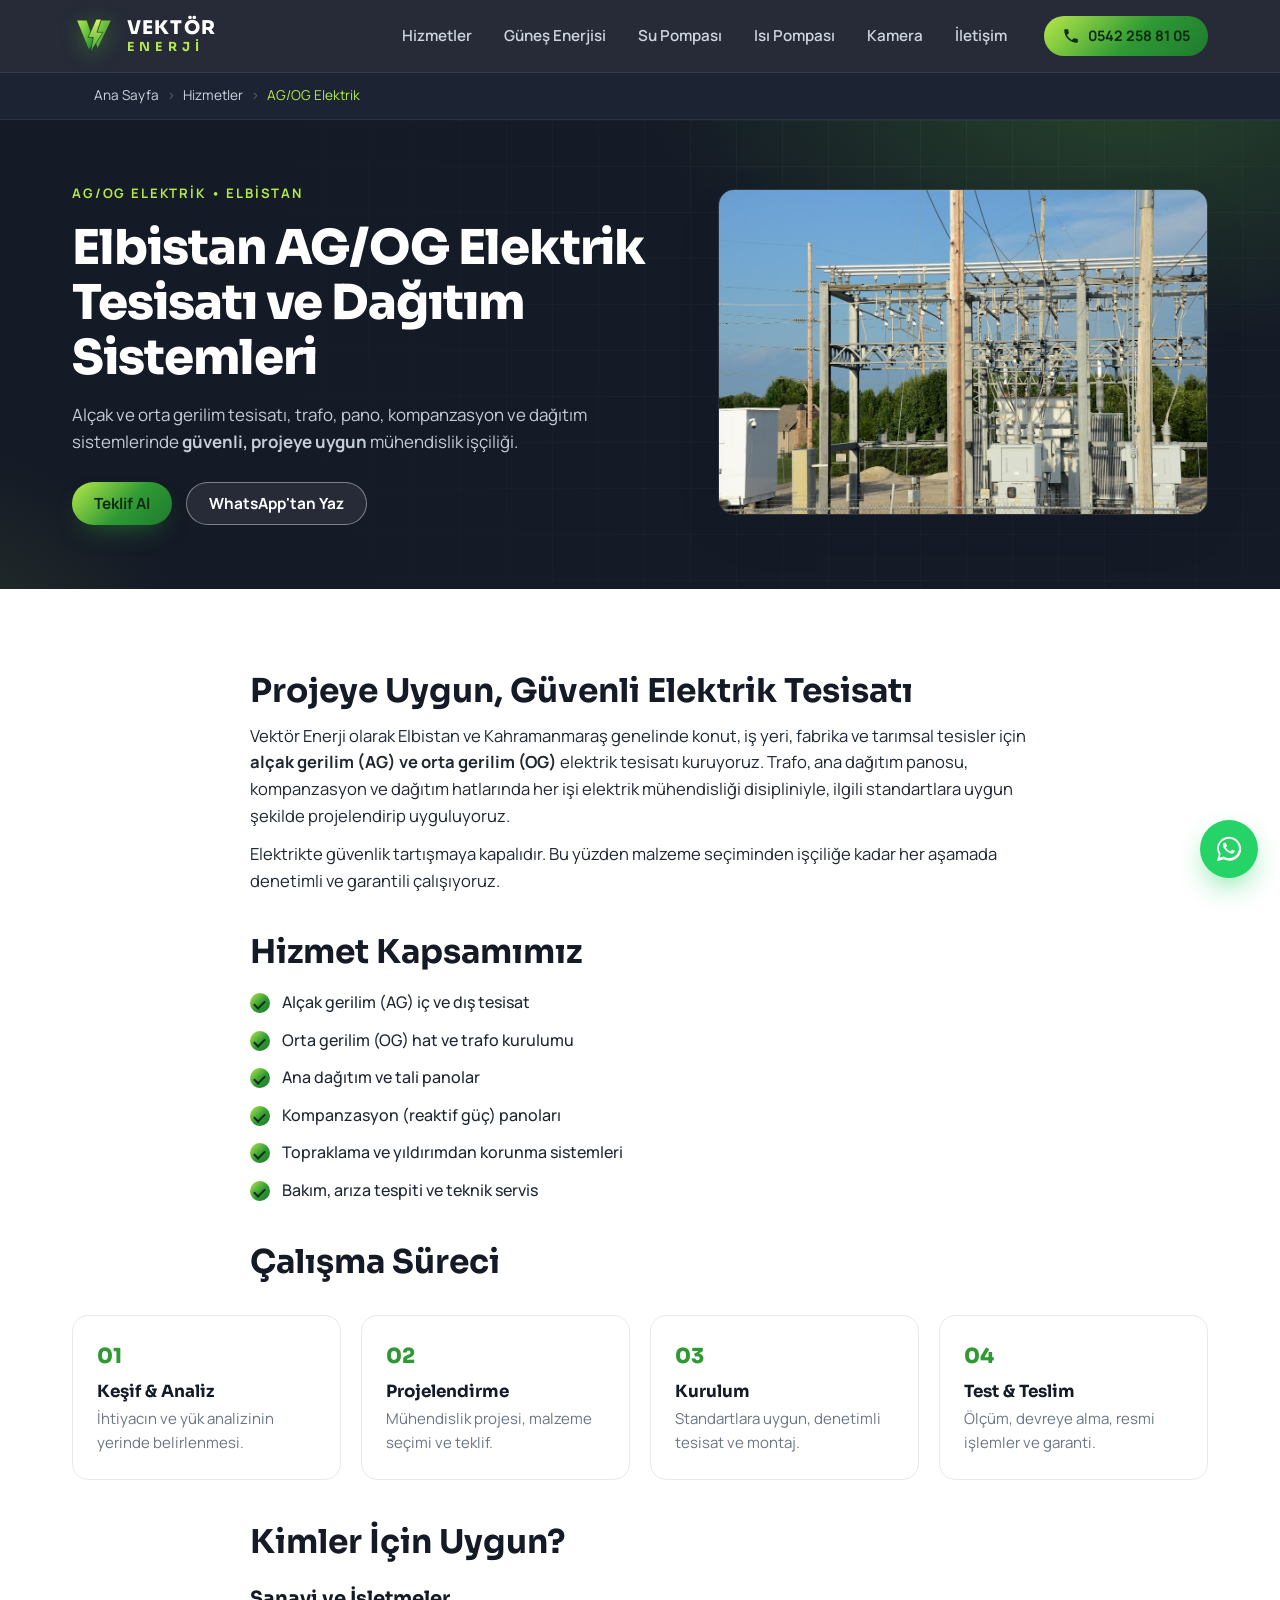
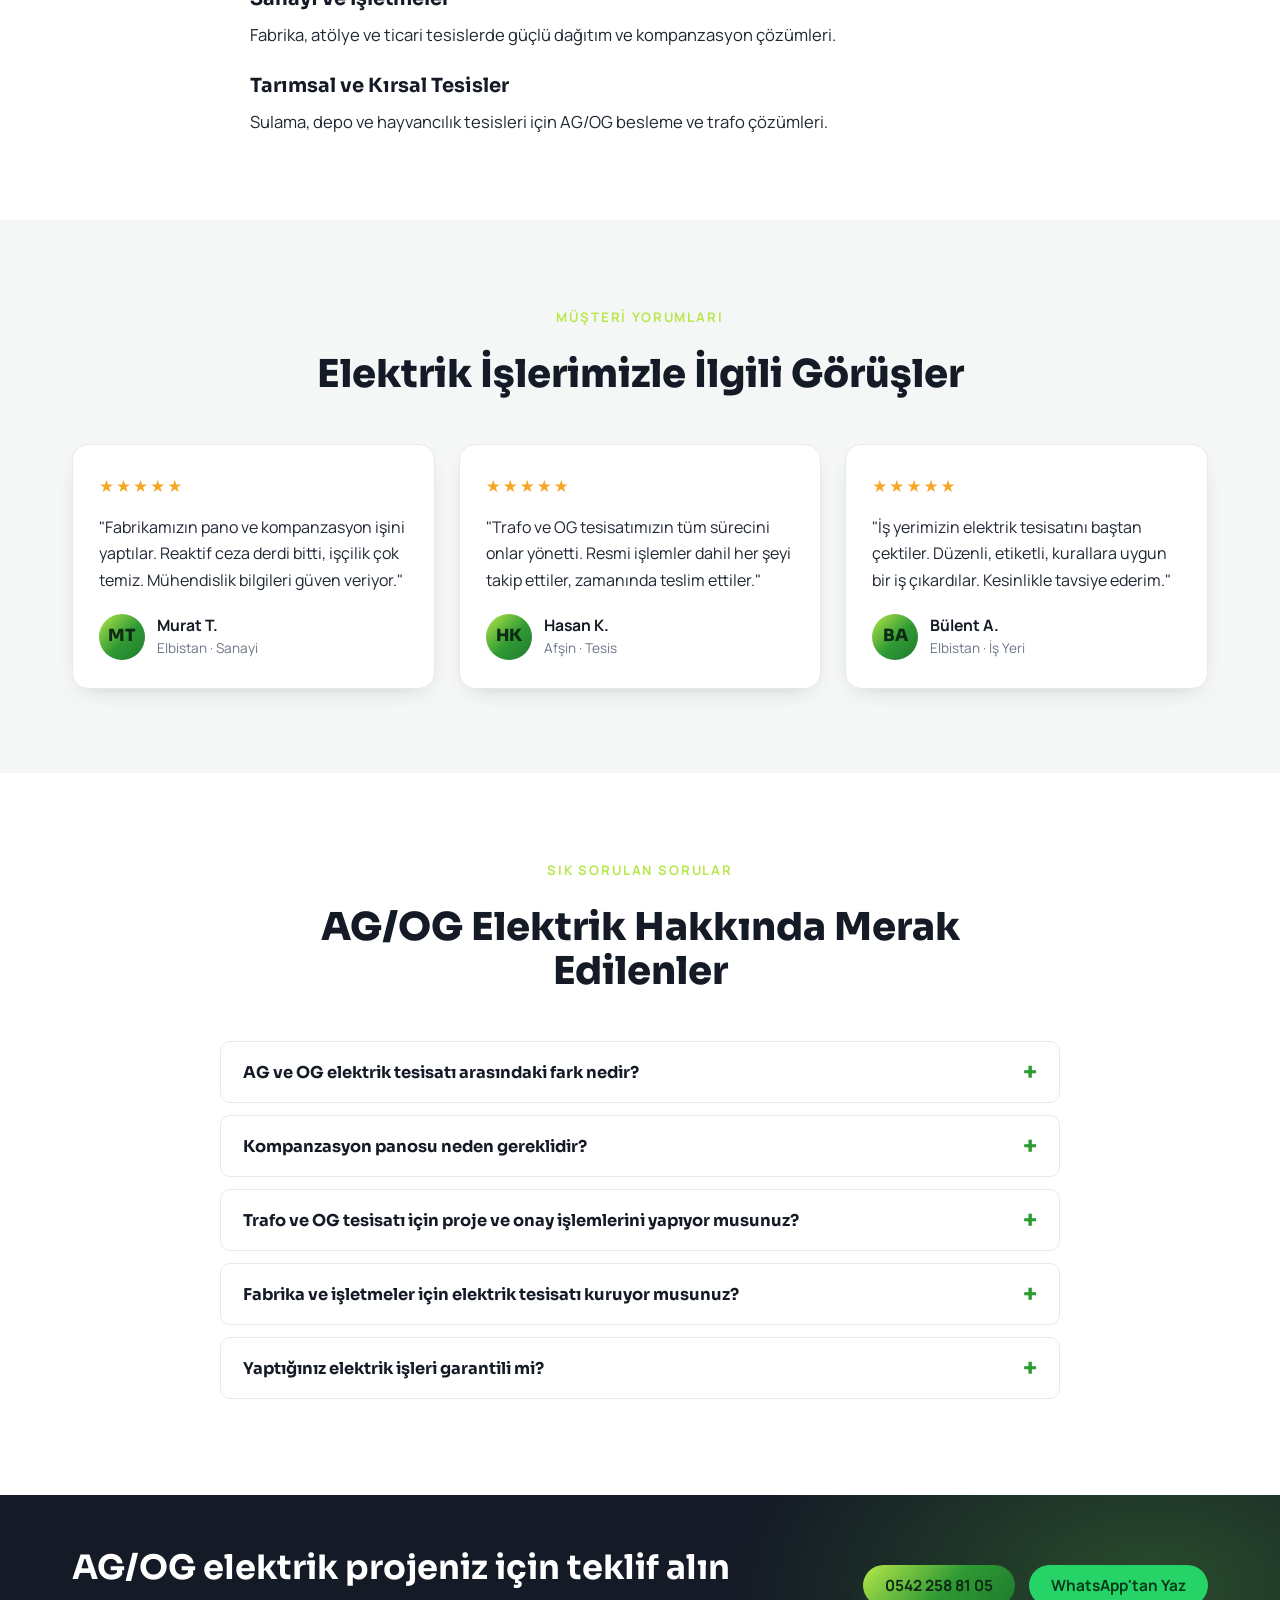
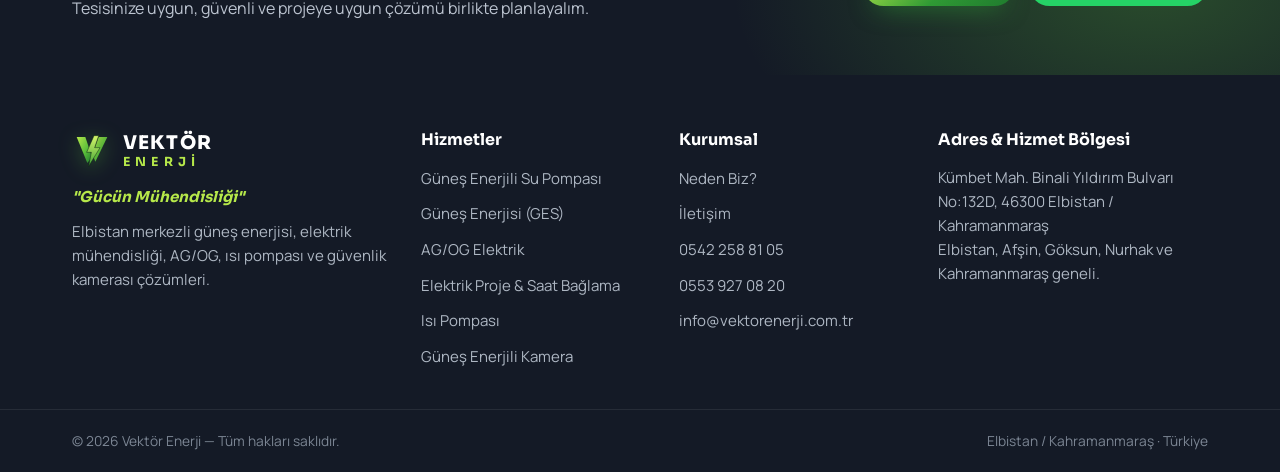
<file: ag-og-elektrik-elbistan.html>
<!DOCTYPE html>
<html lang="tr">
<head>
<meta charset="UTF-8" />
<meta name="viewport" content="width=device-width, initial-scale=1.0" />
<meta name="theme-color" content="#141a26" />

<!-- Primary SEO -->
<title>Elbistan AG/OG Elektrik Tesisatı | Trafo, Pano, Kompanzasyon | Vektör Enerji</title>
<meta name="description" content="Elbistan'da AG/OG (alçak ve orta gerilim) elektrik tesisatı, trafo, pano, kompanzasyon ve dağıtım sistemleri kurulumu. Projeye uygun, güvenli ve denetimli mühendislik işçiliği ☎ 0542 258 81 05" />
<meta name="keywords" content="Elbistan AG OG elektrik, orta gerilim Elbistan, alçak gerilim tesisat, trafo kurulumu Elbistan, kompanzasyon panosu, elektrik panosu Elbistan, Kahramanmaraş elektrik tesisat, dağıtım sistemleri" />
<meta name="robots" content="index, follow, max-image-preview:large" />
<link rel="canonical" href="https://www.vektorenerji.com.tr/ag-og-elektrik-elbistan.html" />

<!-- Geo / Local SEO -->
<meta name="geo.region" content="TR-46" />
<meta name="geo.placename" content="Elbistan, Kahramanmaraş" />
<meta name="geo.position" content="38.2055;37.1959" />
<meta name="ICBM" content="38.2055, 37.1959" />

<!-- Open Graph -->
<meta property="og:type" content="website" />
<meta property="og:locale" content="tr_TR" />
<meta property="og:site_name" content="Vektör Enerji" />
<meta property="og:title" content="Elbistan AG/OG Elektrik Tesisatı | Vektör Enerji" />
<meta property="og:description" content="Alçak ve orta gerilim tesisatı, trafo, pano, kompanzasyon ve dağıtım sistemlerinde güvenli, projeye uygun mühendislik çözümleri — Elbistan." />
<meta property="og:url" content="https://www.vektorenerji.com.tr/ag-og-elektrik-elbistan.html" />
<meta property="og:image" content="https://www.vektorenerji.com.tr/assets/hizmet-agog-elektrik.jpg" />

<!-- Twitter -->
<meta name="twitter:card" content="summary_large_image" />
<meta name="twitter:title" content="Elbistan AG/OG Elektrik Tesisatı | Vektör Enerji" />
<meta name="twitter:description" content="Trafo, pano, kompanzasyon ve dağıtım sistemlerinde güvenli, projeye uygun kurulum." />
<meta name="twitter:image" content="https://www.vektorenerji.com.tr/assets/hizmet-agog-elektrik.jpg" />

<link rel="icon" type="image/svg+xml" href="assets/favicon.svg" />
<link rel="apple-touch-icon" href="assets/favicon.svg" />
<link rel="manifest" href="site.webmanifest" />

<!-- Fonts -->
<link rel="preconnect" href="https://fonts.googleapis.com" />
<link rel="preconnect" href="https://fonts.gstatic.com" crossorigin />
<link href="https://fonts.googleapis.com/css2?family=Manrope:wght@400;500;600;700;800&family=Sora:wght@600;700;800&display=swap" rel="stylesheet" />

<link rel="stylesheet" href="styles.css" />

<!-- Structured Data: Service -->
<script type="application/ld+json">
{
  "@context": "https://schema.org",
  "@type": "Service",
  "serviceType": "AG/OG Elektrik Tesisatı ve Dağıtım Sistemleri",
  "name": "Elbistan AG/OG Elektrik Sistemleri",
  "description": "Alçak ve orta gerilim elektrik tesisatı, trafo, pano, kompanzasyon ve dağıtım sistemlerinde projeye uygun, güvenli ve denetimli kurulum.",
  "url": "https://www.vektorenerji.com.tr/ag-og-elektrik-elbistan.html",
  "areaServed": [
    { "@type": "City", "name": "Elbistan" },
    { "@type": "City", "name": "Afşin" },
    { "@type": "City", "name": "Göksun" },
    { "@type": "AdministrativeArea", "name": "Kahramanmaraş" }
  ],
  "provider": {
    "@type": "ElectricalContractor",
    "name": "Vektör Enerji",
    "telephone": "+905422588105",
    "url": "https://www.vektorenerji.com.tr/",
    "address": {
      "@type": "PostalAddress",
      "streetAddress": "Kümbet Mah. Binali Yıldırım Bulvarı No:132D",
      "addressLocality": "Elbistan",
      "addressRegion": "Kahramanmaraş",
      "postalCode": "46300",
      "addressCountry": "TR"
    }
  }
}
</script>

<!-- Structured Data: Breadcrumb -->
<script type="application/ld+json">
{
  "@context": "https://schema.org",
  "@type": "BreadcrumbList",
  "itemListElement": [
    { "@type": "ListItem", "position": 1, "name": "Ana Sayfa", "item": "https://www.vektorenerji.com.tr/" },
    { "@type": "ListItem", "position": 2, "name": "Hizmetler", "item": "https://www.vektorenerji.com.tr/#hizmetler" },
    { "@type": "ListItem", "position": 3, "name": "AG/OG Elektrik", "item": "https://www.vektorenerji.com.tr/ag-og-elektrik-elbistan.html" }
  ]
}
</script>

<!-- Structured Data: FAQPage -->
<script type="application/ld+json">
{
  "@context": "https://schema.org",
  "@type": "FAQPage",
  "mainEntity": [
    {
      "@type": "Question",
      "name": "AG ve OG elektrik tesisatı arasındaki fark nedir?",
      "acceptedAnswer": { "@type": "Answer", "text": "AG (alçak gerilim) genellikle bina içi ve son kullanıcıya kadar olan tesisatı, OG (orta gerilim) ise trafo ve dağıtım hatları gibi daha yüksek gerilimli sistemleri kapsar. Vektör Enerji her iki alanda da projeye uygun, mevzuata uygun kurulum yapar." }
    },
    {
      "@type": "Question",
      "name": "Kompanzasyon panosu neden gereklidir?",
      "acceptedAnswer": { "@type": "Answer", "text": "Kompanzasyon panosu, reaktif enerji tüketimini düşürerek ceza faturasını önler ve tesisin elektrik verimliliğini artırır. İşletmeler için hem yasal zorunluluk hem de maliyet avantajı sağlar." }
    },
    {
      "@type": "Question",
      "name": "Trafo ve OG tesisatı için proje ve onay işlemlerini yapıyor musunuz?",
      "acceptedAnswer": { "@type": "Answer", "text": "Evet. Mühendislik projesinden malzeme seçimine, kurulumdan resmi onay süreçlerine kadar AG/OG işlerini anahtar teslim olarak yönetiyoruz." }
    },
    {
      "@type": "Question",
      "name": "Fabrika ve işletmeler için elektrik tesisatı kuruyor musunuz?",
      "acceptedAnswer": { "@type": "Answer", "text": "Evet. Fabrika, atölye, tarımsal tesis ve ticari işletmeler için alçak/orta gerilim tesisatı, ana dağıtım panoları ve kompanzasyon sistemlerini projeye uygun şekilde kuruyoruz." }
    },
    {
      "@type": "Question",
      "name": "Yaptığınız elektrik işleri garantili mi?",
      "acceptedAnswer": { "@type": "Answer", "text": "Evet. Tüm işlerimiz ilgili standartlara uygun, denetimli ve garantilidir. Kurulum sonrası periyodik bakım ve teknik servis desteği de sağlıyoruz." }
    }
  ]
}
</script>
</head>
<body>

<a class="skip-link" href="#main">İçeriğe geç</a>

<header class="site-header" id="top">
  <div class="container header-inner">
    <a href="index.html" class="brand" aria-label="Vektör Enerji ana sayfa">
      <img src="assets/logo.svg" alt="Vektör Enerji logo" class="brand-logo" width="44" height="44" />
      <span class="brand-text"><strong>VEKTÖR</strong><span class="brand-accent">ENERJİ</span></span>
    </a>
    <nav class="main-nav" id="nav" aria-label="Ana menü">
      <a href="index.html#hizmetler">Hizmetler</a>
      <a href="gunes-enerjisi-elbistan.html">Güneş Enerjisi</a>
      <a href="gunes-enerjili-su-pompasi-elbistan.html">Su Pompası</a>
      <a href="isi-pompasi-elbistan.html">Isı Pompası</a>
      <a href="gunes-enerjili-kamera-elbistan.html">Kamera</a>
      <a href="index.html#iletisim">İletişim</a>
    </nav>
    <a href="tel:+905422588105" class="btn btn-phone" aria-label="Telefon ile ara">
      <svg viewBox="0 0 24 24" width="18" height="18" aria-hidden="true"><path fill="currentColor" d="M6.6 10.8c1.4 2.8 3.8 5.1 6.6 6.6l2.2-2.2c.3-.3.7-.4 1-.2 1.2.4 2.4.6 3.7.6.6 0 1 .4 1 1V20c0 .6-.4 1-1 1C10.5 21 3 13.5 3 4c0-.6.4-1 1-1h3.5c.6 0 1 .4 1 1 0 1.3.2 2.5.6 3.7.1.4 0 .8-.3 1z"/></svg>
      <span>0542 258 81 05</span>
    </a>
    <button class="nav-toggle" id="navToggle" aria-label="Menüyü aç/kapat" aria-expanded="false" aria-controls="nav">
      <span></span><span></span><span></span>
    </button>
  </div>
</header>

<nav class="breadcrumb" aria-label="Sayfa yolu">
  <div class="container">
    <ol>
      <li><a href="index.html">Ana Sayfa</a></li>
      <li><a href="index.html#hizmetler">Hizmetler</a></li>
      <li><span aria-current="page">AG/OG Elektrik</span></li>
    </ol>
  </div>
</nav>

<main id="main">

  <section class="page-hero">
    <div class="hero-bg" aria-hidden="true"></div>
    <div class="container page-hero-inner">
      <div>
        <span class="eyebrow">AG/OG Elektrik • Elbistan</span>
        <h1>Elbistan AG/OG Elektrik Tesisatı ve Dağıtım Sistemleri</h1>
        <p class="lead">Alçak ve orta gerilim tesisatı, trafo, pano, kompanzasyon ve dağıtım sistemlerinde <strong>güvenli, projeye uygun</strong> mühendislik işçiliği.</p>
        <div class="page-hero-actions">
          <a href="index.html#iletisim" class="btn btn-primary">Teklif Al</a>
          <a href="https://wa.me/905422588105" class="btn btn-ghost" target="_blank" rel="noopener">WhatsApp'tan Yaz</a>
        </div>
      </div>
      <div class="page-hero-media">
        <img src="assets/hizmet-agog-elektrik.jpg" alt="Elbistan AG/OG elektrik sistemleri, trafo ve dağıtım hatları" width="600" height="420" loading="eager" />
      </div>
    </div>
  </section>

  <section class="section">
    <div class="container">
      <article class="prose">
        <h2>Projeye Uygun, Güvenli Elektrik Tesisatı</h2>
        <p>Vektör Enerji olarak Elbistan ve Kahramanmaraş genelinde konut, iş yeri, fabrika ve tarımsal tesisler için <strong>alçak gerilim (AG) ve orta gerilim (OG)</strong> elektrik tesisatı kuruyoruz. Trafo, ana dağıtım panosu, kompanzasyon ve dağıtım hatlarında her işi elektrik mühendisliği disipliniyle, ilgili standartlara uygun şekilde projelendirip uyguluyoruz.</p>
        <p>Elektrikte güvenlik tartışmaya kapalıdır. Bu yüzden malzeme seçiminden işçiliğe kadar her aşamada denetimli ve garantili çalışıyoruz.</p>

        <h2>Hizmet Kapsamımız</h2>
        <ul>
          <li>Alçak gerilim (AG) iç ve dış tesisat</li>
          <li>Orta gerilim (OG) hat ve trafo kurulumu</li>
          <li>Ana dağıtım ve tali panolar</li>
          <li>Kompanzasyon (reaktif güç) panoları</li>
          <li>Topraklama ve yıldırımdan korunma sistemleri</li>
          <li>Bakım, arıza tespiti ve teknik servis</li>
        </ul>

        <h2>Çalışma Süreci</h2>
      </article>

      <div class="container" style="padding:0">
        <div class="steps">
          <div class="step"><span class="step-num">01</span><h3>Keşif & Analiz</h3><p>İhtiyacın ve yük analizinin yerinde belirlenmesi.</p></div>
          <div class="step"><span class="step-num">02</span><h3>Projelendirme</h3><p>Mühendislik projesi, malzeme seçimi ve teklif.</p></div>
          <div class="step"><span class="step-num">03</span><h3>Kurulum</h3><p>Standartlara uygun, denetimli tesisat ve montaj.</p></div>
          <div class="step"><span class="step-num">04</span><h3>Test & Teslim</h3><p>Ölçüm, devreye alma, resmi işlemler ve garanti.</p></div>
        </div>
      </div>

      <article class="prose" style="margin-top:44px">
        <h2>Kimler İçin Uygun?</h2>
        <h3>Sanayi ve İşletmeler</h3>
        <p>Fabrika, atölye ve ticari tesislerde güçlü dağıtım ve kompanzasyon çözümleri.</p>
        <h3>Tarımsal ve Kırsal Tesisler</h3>
        <p>Sulama, depo ve hayvancılık tesisleri için AG/OG besleme ve trafo çözümleri.</p>
      </article>
    </div>
  </section>

  <section class="section section-alt">
    <div class="container">
      <header class="section-head">
        <span class="eyebrow">Müşteri Yorumları</span>
        <h2>Elektrik İşlerimizle İlgili Görüşler</h2>
      </header>
      <div class="reviews-grid">
        <div class="review-card">
          <div class="review-stars" aria-label="5 üzerinden 5 yıldız">★★★★★</div>
          <p class="review-text">"Fabrikamızın pano ve kompanzasyon işini yaptılar. Reaktif ceza derdi bitti, işçilik çok temiz. Mühendislik bilgileri güven veriyor."</p>
          <div class="review-author"><span class="review-avatar">MT</span><div><div class="review-name">Murat T.</div><div class="review-role">Elbistan · Sanayi</div></div></div>
        </div>
        <div class="review-card">
          <div class="review-stars" aria-label="5 üzerinden 5 yıldız">★★★★★</div>
          <p class="review-text">"Trafo ve OG tesisatımızın tüm sürecini onlar yönetti. Resmi işlemler dahil her şeyi takip ettiler, zamanında teslim ettiler."</p>
          <div class="review-author"><span class="review-avatar">HK</span><div><div class="review-name">Hasan K.</div><div class="review-role">Afşin · Tesis</div></div></div>
        </div>
        <div class="review-card">
          <div class="review-stars" aria-label="5 üzerinden 5 yıldız">★★★★★</div>
          <p class="review-text">"İş yerimizin elektrik tesisatını baştan çektiler. Düzenli, etiketli, kurallara uygun bir iş çıkardılar. Kesinlikle tavsiye ederim."</p>
          <div class="review-author"><span class="review-avatar">BA</span><div><div class="review-name">Bülent A.</div><div class="review-role">Elbistan · İş Yeri</div></div></div>
        </div>
      </div>
    </div>
  </section>

  <section class="section">
    <div class="container">
      <header class="section-head">
        <span class="eyebrow">Sık Sorulan Sorular</span>
        <h2>AG/OG Elektrik Hakkında Merak Edilenler</h2>
      </header>
      <div class="faq">
        <div class="faq-item">
          <button class="faq-q" aria-expanded="false">AG ve OG elektrik tesisatı arasındaki fark nedir?</button>
          <div class="faq-a"><p>AG (alçak gerilim) genellikle bina içi ve son kullanıcıya kadar olan tesisatı, OG (orta gerilim) ise trafo ve dağıtım hatları gibi daha yüksek gerilimli sistemleri kapsar. Vektör Enerji her iki alanda da projeye uygun, mevzuata uygun kurulum yapar.</p></div>
        </div>
        <div class="faq-item">
          <button class="faq-q" aria-expanded="false">Kompanzasyon panosu neden gereklidir?</button>
          <div class="faq-a"><p>Kompanzasyon panosu, reaktif enerji tüketimini düşürerek ceza faturasını önler ve tesisin elektrik verimliliğini artırır. İşletmeler için hem yasal zorunluluk hem de maliyet avantajı sağlar.</p></div>
        </div>
        <div class="faq-item">
          <button class="faq-q" aria-expanded="false">Trafo ve OG tesisatı için proje ve onay işlemlerini yapıyor musunuz?</button>
          <div class="faq-a"><p>Evet. Mühendislik projesinden malzeme seçimine, kurulumdan resmi onay süreçlerine kadar AG/OG işlerini anahtar teslim olarak yönetiyoruz.</p></div>
        </div>
        <div class="faq-item">
          <button class="faq-q" aria-expanded="false">Fabrika ve işletmeler için elektrik tesisatı kuruyor musunuz?</button>
          <div class="faq-a"><p>Evet. Fabrika, atölye, tarımsal tesis ve ticari işletmeler için alçak/orta gerilim tesisatı, ana dağıtım panoları ve kompanzasyon sistemlerini projeye uygun şekilde kuruyoruz.</p></div>
        </div>
        <div class="faq-item">
          <button class="faq-q" aria-expanded="false">Yaptığınız elektrik işleri garantili mi?</button>
          <div class="faq-a"><p>Evet. Tüm işlerimiz ilgili standartlara uygun, denetimli ve garantilidir. Kurulum sonrası periyodik bakım ve teknik servis desteği de sağlıyoruz.</p></div>
        </div>
      </div>
    </div>
  </section>

  <section class="cta-band">
    <div class="container cta-inner">
      <div>
        <h2>AG/OG elektrik projeniz için teklif alın</h2>
        <p>Tesisinize uygun, güvenli ve projeye uygun çözümü birlikte planlayalım.</p>
      </div>
      <div class="cta-actions">
        <a href="tel:+905422588105" class="btn btn-primary">0542 258 81 05</a>
        <a href="https://wa.me/905422588105" class="btn btn-wa" target="_blank" rel="noopener">WhatsApp'tan Yaz</a>
      </div>
    </div>
  </section>

</main>

<footer class="site-footer">
  <div class="container footer-grid">
    <div class="footer-brand">
      <a href="index.html" class="brand">
        <img src="assets/logo.svg" alt="Vektör Enerji logo" class="brand-logo" width="40" height="40" />
        <span class="brand-text"><strong>VEKTÖR</strong><span class="brand-accent">ENERJİ</span></span>
      </a>
      <p class="footer-slogan">"Gücün Mühendisliği"</p>
      <p>Elbistan merkezli güneş enerjisi, elektrik mühendisliği, AG/OG, ısı pompası ve güvenlik kamerası çözümleri.</p>
    </div>
    <div class="footer-col">
      <h4>Hizmetler</h4>
      <ul>
        <li><a href="gunes-enerjili-su-pompasi-elbistan.html">Güneş Enerjili Su Pompası</a></li>
        <li><a href="gunes-enerjisi-elbistan.html">Güneş Enerjisi (GES)</a></li>
        <li><a href="ag-og-elektrik-elbistan.html">AG/OG Elektrik</a></li>
        <li><a href="elektrik-proje-cizimi-elbistan.html">Elektrik Proje & Saat Bağlama</a></li>
        <li><a href="isi-pompasi-elbistan.html">Isı Pompası</a></li>
        <li><a href="gunes-enerjili-kamera-elbistan.html">Güneş Enerjili Kamera</a></li>
      </ul>
    </div>
    <div class="footer-col">
      <h4>Kurumsal</h4>
      <ul>
        <li><a href="index.html#neden-biz">Neden Biz?</a></li>
        <li><a href="index.html#iletisim">İletişim</a></li>
        <li><a href="tel:+905422588105">0542 258 81 05</a></li>
        <li><a href="tel:+905539270820">0553 927 08 20</a></li>
        <li><a href="mailto:info@vektorenerji.com.tr">info@vektorenerji.com.tr</a></li>
      </ul>
    </div>
    <div class="footer-col">
      <h4>Adres & Hizmet Bölgesi</h4>
      <p>Kümbet Mah. Binali Yıldırım Bulvarı No:132D, 46300 Elbistan / Kahramanmaraş</p>
      <p>Elbistan, Afşin, Göksun, Nurhak ve Kahramanmaraş geneli.</p>
    </div>
  </div>
  <div class="footer-bottom">
    <div class="container">
      <p>© <span id="year"></span> Vektör Enerji — Tüm hakları saklıdır.</p>
      <p>Elbistan / Kahramanmaraş · Türkiye</p>
    </div>
  </div>
</footer>

<a href="https://wa.me/905422588105" class="wa-float" target="_blank" rel="noopener" aria-label="WhatsApp ile iletişime geç">
  <svg viewBox="0 0 32 32" width="30" height="30" aria-hidden="true"><path fill="#fff" d="M16 3C9 3 3.5 8.5 3.5 15.5c0 2.3.6 4.4 1.7 6.3L3 29l7.4-2.1c1.8 1 3.9 1.5 6.1 1.5 7 0 12.5-5.5 12.5-12.5S23 3 16 3zm0 22.7c-1.9 0-3.7-.5-5.3-1.5l-.4-.2-4.4 1.2 1.2-4.3-.3-.4c-1-1.6-1.6-3.5-1.6-5.5C5.4 9.6 10.1 5 16 5s10.6 4.6 10.6 10.5S21.9 25.7 16 25.7zm5.8-7.8c-.3-.2-1.9-.9-2.2-1-.3-.1-.5-.2-.7.2-.2.3-.8 1-1 1.2-.2.2-.4.2-.7.1-.3-.2-1.4-.5-2.6-1.6-1-.9-1.6-1.9-1.8-2.3-.2-.3 0-.5.1-.7l.5-.6c.2-.2.2-.3.3-.5.1-.2 0-.4 0-.6 0-.2-.7-1.7-1-2.3-.3-.6-.5-.5-.7-.5h-.6c-.2 0-.5.1-.8.4-.3.3-1 1-1 2.5s1.1 2.9 1.2 3.1c.2.2 2.1 3.3 5.2 4.6 2.6 1.1 3.1.9 3.7.8.6-.1 1.9-.8 2.2-1.5.3-.7.3-1.4.2-1.5-.1-.2-.3-.2-.6-.4z"/></svg>
</a>

<script src="script.js" defer></script>
</body>
</html>
</file>
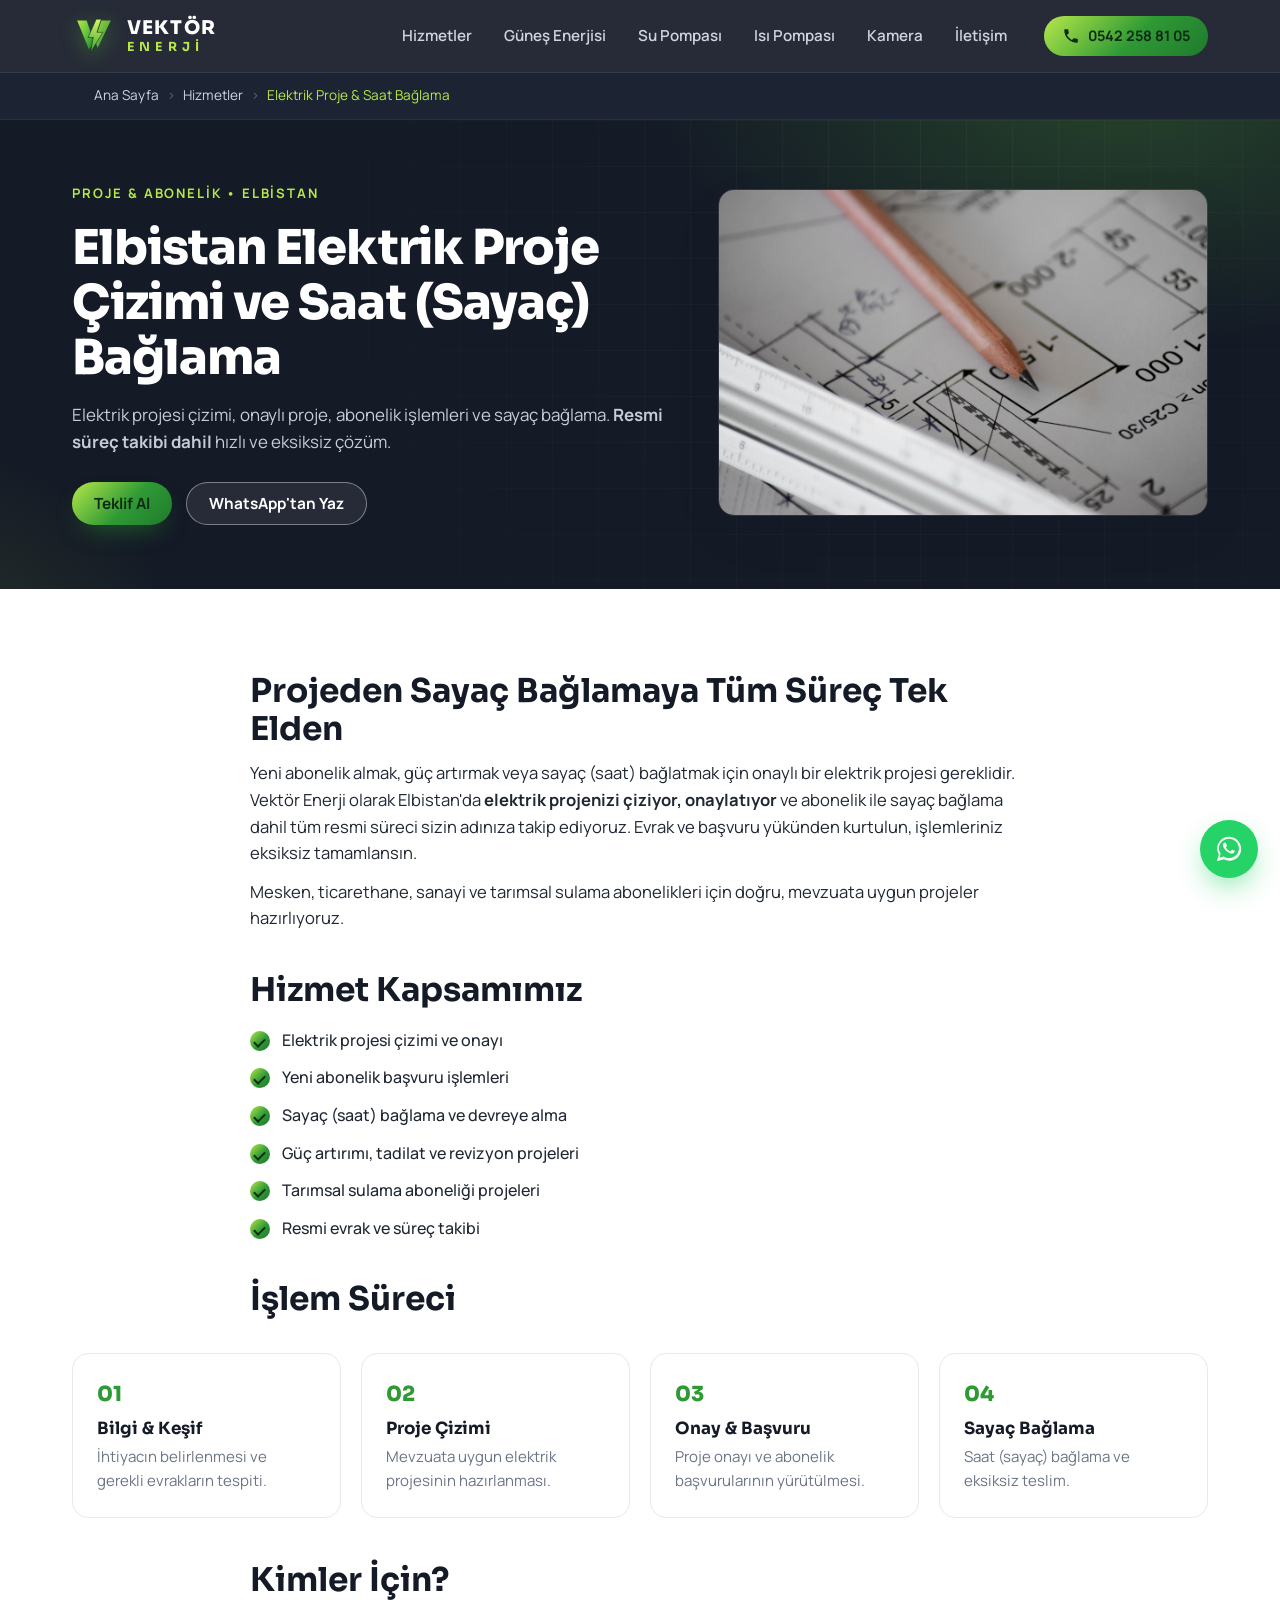
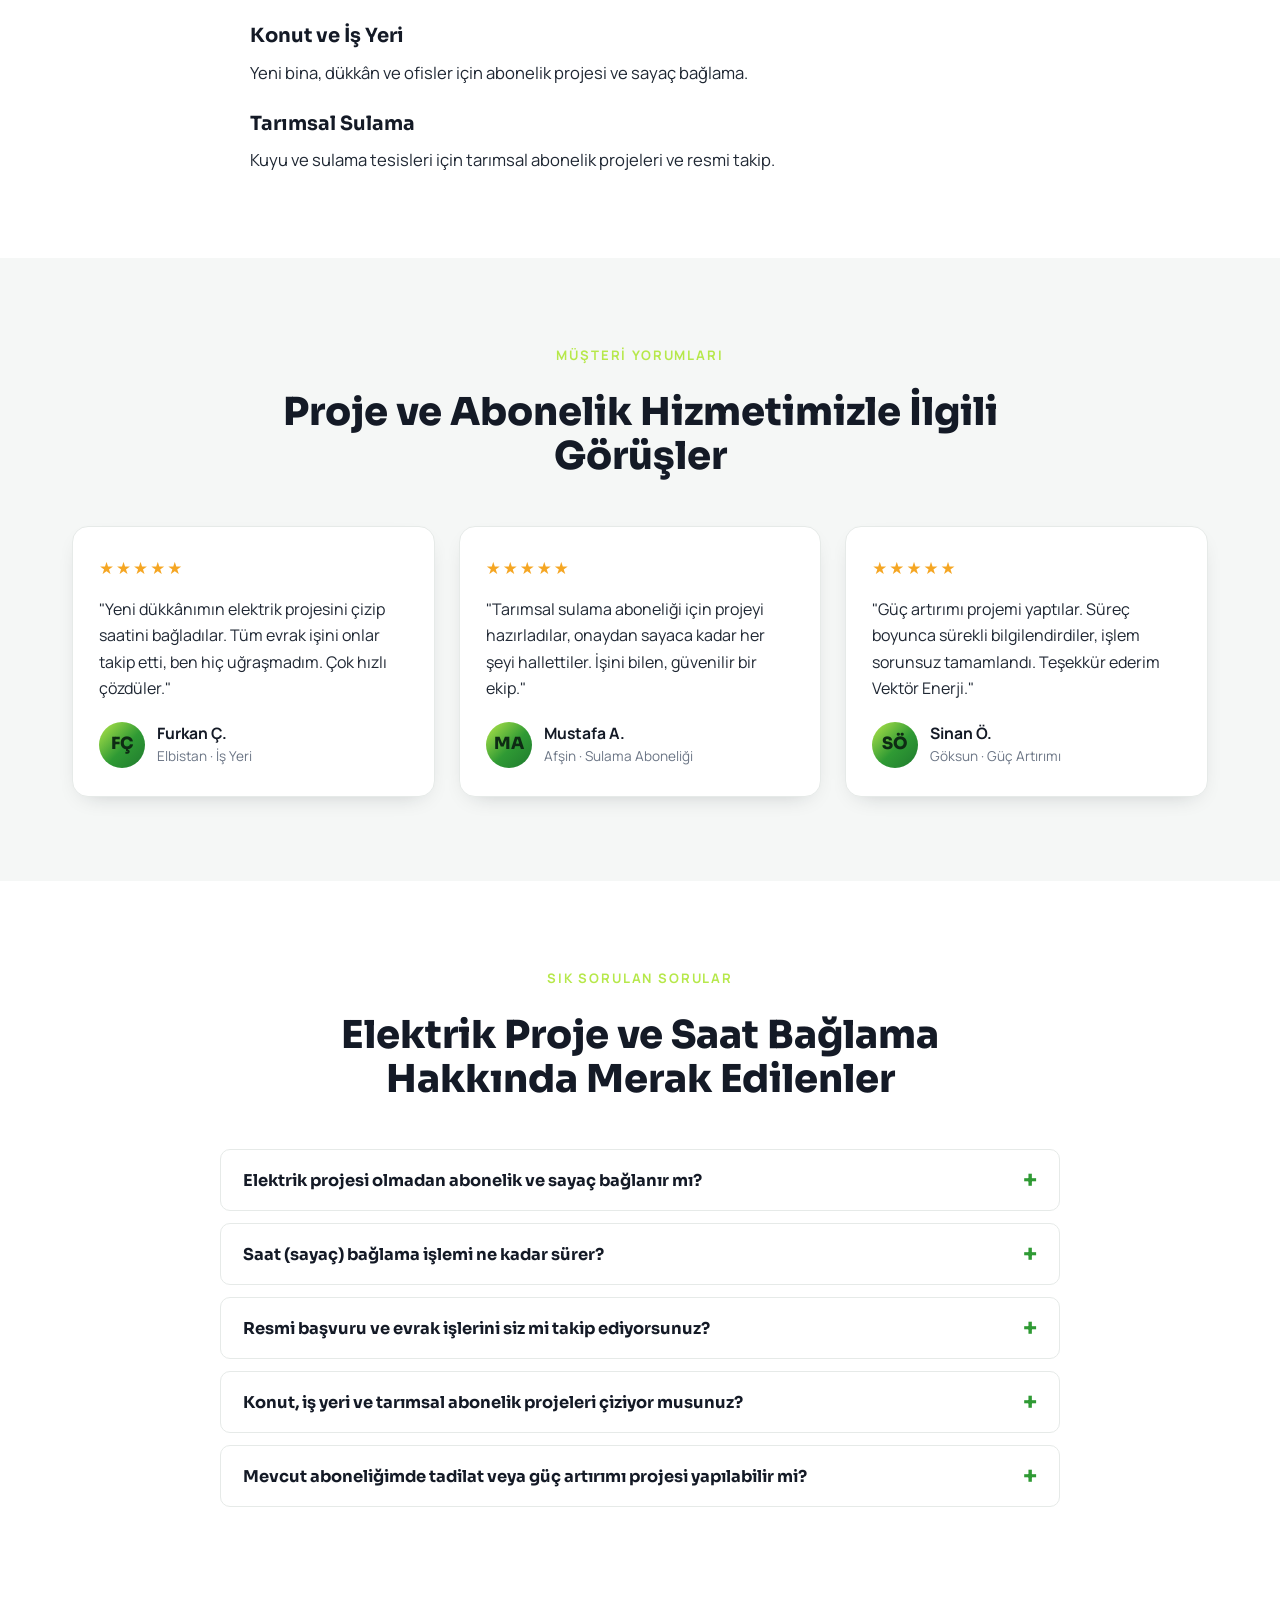
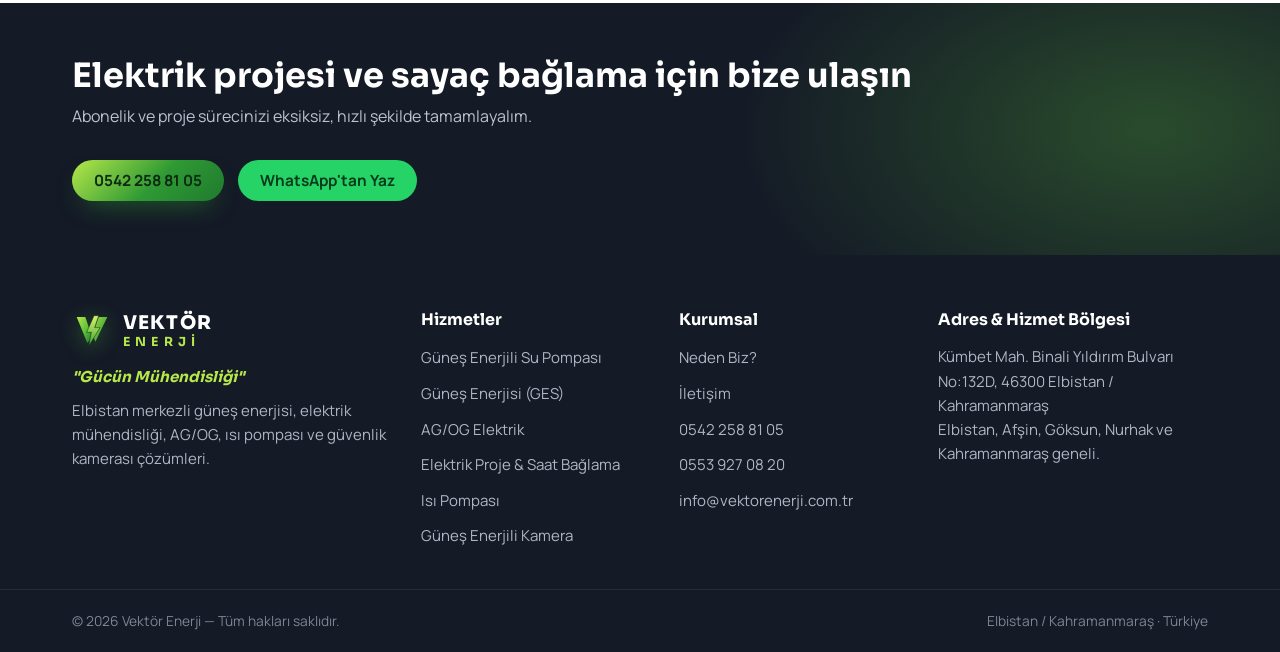
<file: elektrik-proje-cizimi-elbistan.html>
<!DOCTYPE html>
<html lang="tr">
<head>
<meta charset="UTF-8" />
<meta name="viewport" content="width=device-width, initial-scale=1.0" />
<meta name="theme-color" content="#141a26" />

<!-- Primary SEO -->
<title>Elbistan Elektrik Proje Çizimi ve Saat (Sayaç) Bağlama | Vektör Enerji</title>
<meta name="description" content="Elbistan'da elektrik proje çizimi, onaylı proje, abonelik işlemleri ve sayaç (saat) bağlama. Resmi süreç takibi dahil hızlı ve eksiksiz elektrik mühendisliği hizmeti ☎ 0542 258 81 05" />
<meta name="keywords" content="Elbistan elektrik proje çizimi, saat bağlama Elbistan, sayaç bağlama Elbistan, elektrik abonelik Elbistan, onaylı elektrik projesi, elektrik proje onayı, Kahramanmaraş elektrik projesi, elektrik mühendisi Elbistan" />
<meta name="robots" content="index, follow, max-image-preview:large" />
<link rel="canonical" href="https://www.vektorenerji.com.tr/elektrik-proje-cizimi-elbistan.html" />

<!-- Geo / Local SEO -->
<meta name="geo.region" content="TR-46" />
<meta name="geo.placename" content="Elbistan, Kahramanmaraş" />
<meta name="geo.position" content="38.2055;37.1959" />
<meta name="ICBM" content="38.2055, 37.1959" />

<!-- Open Graph -->
<meta property="og:type" content="website" />
<meta property="og:locale" content="tr_TR" />
<meta property="og:site_name" content="Vektör Enerji" />
<meta property="og:title" content="Elbistan Elektrik Proje Çizimi ve Saat Bağlama | Vektör Enerji" />
<meta property="og:description" content="Elektrik projesi çizimi, proje onayı, abonelik ve sayaç (saat) bağlama işlemleri; resmi süreç takibi dahil — Elbistan." />
<meta property="og:url" content="https://www.vektorenerji.com.tr/elektrik-proje-cizimi-elbistan.html" />
<meta property="og:image" content="https://www.vektorenerji.com.tr/assets/hizmet-proje-cizimi.jpg" />

<!-- Twitter -->
<meta name="twitter:card" content="summary_large_image" />
<meta name="twitter:title" content="Elbistan Elektrik Proje Çizimi ve Saat Bağlama | Vektör Enerji" />
<meta name="twitter:description" content="Onaylı elektrik projesi, abonelik ve sayaç bağlama — resmi süreç takibi dahil." />
<meta name="twitter:image" content="https://www.vektorenerji.com.tr/assets/hizmet-proje-cizimi.jpg" />

<link rel="icon" type="image/svg+xml" href="assets/favicon.svg" />
<link rel="apple-touch-icon" href="assets/favicon.svg" />
<link rel="manifest" href="site.webmanifest" />

<!-- Fonts -->
<link rel="preconnect" href="https://fonts.googleapis.com" />
<link rel="preconnect" href="https://fonts.gstatic.com" crossorigin />
<link href="https://fonts.googleapis.com/css2?family=Manrope:wght@400;500;600;700;800&family=Sora:wght@600;700;800&display=swap" rel="stylesheet" />

<link rel="stylesheet" href="styles.css" />

<!-- Structured Data: Service -->
<script type="application/ld+json">
{
  "@context": "https://schema.org",
  "@type": "Service",
  "serviceType": "Elektrik Proje Çizimi ve Saat (Sayaç) Bağlama",
  "name": "Elbistan Elektrik Proje Çizimi ve Saat Bağlama",
  "description": "Elektrik projesi çizimi, onaylı proje, abonelik işlemleri ve sayaç (saat) bağlama; resmi süreç takibi dahil elektrik mühendisliği hizmeti.",
  "url": "https://www.vektorenerji.com.tr/elektrik-proje-cizimi-elbistan.html",
  "areaServed": [
    { "@type": "City", "name": "Elbistan" },
    { "@type": "City", "name": "Afşin" },
    { "@type": "City", "name": "Göksun" },
    { "@type": "AdministrativeArea", "name": "Kahramanmaraş" }
  ],
  "provider": {
    "@type": "ElectricalContractor",
    "name": "Vektör Enerji",
    "telephone": "+905422588105",
    "url": "https://www.vektorenerji.com.tr/",
    "address": {
      "@type": "PostalAddress",
      "streetAddress": "Kümbet Mah. Binali Yıldırım Bulvarı No:132D",
      "addressLocality": "Elbistan",
      "addressRegion": "Kahramanmaraş",
      "postalCode": "46300",
      "addressCountry": "TR"
    }
  }
}
</script>

<!-- Structured Data: Breadcrumb -->
<script type="application/ld+json">
{
  "@context": "https://schema.org",
  "@type": "BreadcrumbList",
  "itemListElement": [
    { "@type": "ListItem", "position": 1, "name": "Ana Sayfa", "item": "https://www.vektorenerji.com.tr/" },
    { "@type": "ListItem", "position": 2, "name": "Hizmetler", "item": "https://www.vektorenerji.com.tr/#hizmetler" },
    { "@type": "ListItem", "position": 3, "name": "Elektrik Proje & Saat Bağlama", "item": "https://www.vektorenerji.com.tr/elektrik-proje-cizimi-elbistan.html" }
  ]
}
</script>

<!-- Structured Data: FAQPage -->
<script type="application/ld+json">
{
  "@context": "https://schema.org",
  "@type": "FAQPage",
  "mainEntity": [
    {
      "@type": "Question",
      "name": "Elektrik projesi olmadan abonelik ve sayaç bağlanır mı?",
      "acceptedAnswer": { "@type": "Answer", "text": "Hayır. Yeni abonelik ve sayaç (saat) bağlama için onaylı bir elektrik projesi gereklidir. Vektör Enerji olarak projenizi çizer, onaylatır ve sayaç bağlama dahil tüm süreci sizin için tamamlarız." }
    },
    {
      "@type": "Question",
      "name": "Saat (sayaç) bağlama işlemi ne kadar sürer?",
      "acceptedAnswer": { "@type": "Answer", "text": "Süre, proje onayı ve dağıtım şirketinin işlemlerine bağlıdır. Evrakların eksiksiz ve doğru hazırlanması süreci hızlandırır; tüm takibi biz yaptığımız için işlemler en kısa sürede sonuçlanır." }
    },
    {
      "@type": "Question",
      "name": "Resmi başvuru ve evrak işlerini siz mi takip ediyorsunuz?",
      "acceptedAnswer": { "@type": "Answer", "text": "Evet. Proje çiziminden onayına, abonelik başvurusundan sayaç bağlamaya kadar tüm resmi süreci sizin adınıza takip ediyor, eksiksiz şekilde sonuçlandırıyoruz." }
    },
    {
      "@type": "Question",
      "name": "Konut, iş yeri ve tarımsal abonelik projeleri çiziyor musunuz?",
      "acceptedAnswer": { "@type": "Answer", "text": "Evet. Mesken, ticarethane, sanayi ve tarımsal sulama abonelikleri için elektrik proje çizimi ve onay hizmeti veriyoruz." }
    },
    {
      "@type": "Question",
      "name": "Mevcut aboneliğimde tadilat veya güç artırımı projesi yapılabilir mi?",
      "acceptedAnswer": { "@type": "Answer", "text": "Evet. Güç artırımı, tadilat ve revizyon projeleri de hazırlıyor, gerekli onay ve sayaç değişikliği işlemlerini yürütüyoruz." }
    }
  ]
}
</script>
</head>
<body>

<a class="skip-link" href="#main">İçeriğe geç</a>

<header class="site-header" id="top">
  <div class="container header-inner">
    <a href="index.html" class="brand" aria-label="Vektör Enerji ana sayfa">
      <img src="assets/logo.svg" alt="Vektör Enerji logo" class="brand-logo" width="44" height="44" />
      <span class="brand-text"><strong>VEKTÖR</strong><span class="brand-accent">ENERJİ</span></span>
    </a>
    <nav class="main-nav" id="nav" aria-label="Ana menü">
      <a href="index.html#hizmetler">Hizmetler</a>
      <a href="gunes-enerjisi-elbistan.html">Güneş Enerjisi</a>
      <a href="gunes-enerjili-su-pompasi-elbistan.html">Su Pompası</a>
      <a href="isi-pompasi-elbistan.html">Isı Pompası</a>
      <a href="gunes-enerjili-kamera-elbistan.html">Kamera</a>
      <a href="index.html#iletisim">İletişim</a>
    </nav>
    <a href="tel:+905422588105" class="btn btn-phone" aria-label="Telefon ile ara">
      <svg viewBox="0 0 24 24" width="18" height="18" aria-hidden="true"><path fill="currentColor" d="M6.6 10.8c1.4 2.8 3.8 5.1 6.6 6.6l2.2-2.2c.3-.3.7-.4 1-.2 1.2.4 2.4.6 3.7.6.6 0 1 .4 1 1V20c0 .6-.4 1-1 1C10.5 21 3 13.5 3 4c0-.6.4-1 1-1h3.5c.6 0 1 .4 1 1 0 1.3.2 2.5.6 3.7.1.4 0 .8-.3 1z"/></svg>
      <span>0542 258 81 05</span>
    </a>
    <button class="nav-toggle" id="navToggle" aria-label="Menüyü aç/kapat" aria-expanded="false" aria-controls="nav">
      <span></span><span></span><span></span>
    </button>
  </div>
</header>

<nav class="breadcrumb" aria-label="Sayfa yolu">
  <div class="container">
    <ol>
      <li><a href="index.html">Ana Sayfa</a></li>
      <li><a href="index.html#hizmetler">Hizmetler</a></li>
      <li><span aria-current="page">Elektrik Proje & Saat Bağlama</span></li>
    </ol>
  </div>
</nav>

<main id="main">

  <section class="page-hero">
    <div class="hero-bg" aria-hidden="true"></div>
    <div class="container page-hero-inner">
      <div>
        <span class="eyebrow">Proje & Abonelik • Elbistan</span>
        <h1>Elbistan Elektrik Proje Çizimi ve Saat (Sayaç) Bağlama</h1>
        <p class="lead">Elektrik projesi çizimi, onaylı proje, abonelik işlemleri ve sayaç bağlama. <strong>Resmi süreç takibi dahil</strong> hızlı ve eksiksiz çözüm.</p>
        <div class="page-hero-actions">
          <a href="index.html#iletisim" class="btn btn-primary">Teklif Al</a>
          <a href="https://wa.me/905422588105" class="btn btn-ghost" target="_blank" rel="noopener">WhatsApp'tan Yaz</a>
        </div>
      </div>
      <div class="page-hero-media">
        <img src="assets/hizmet-proje-cizimi.jpg" alt="Elbistan elektrik proje çizimi ve saat (sayaç) bağlama hizmeti" width="600" height="420" loading="eager" />
      </div>
    </div>
  </section>

  <section class="section">
    <div class="container">
      <article class="prose">
        <h2>Projeden Sayaç Bağlamaya Tüm Süreç Tek Elden</h2>
        <p>Yeni abonelik almak, güç artırmak veya sayaç (saat) bağlatmak için onaylı bir elektrik projesi gereklidir. Vektör Enerji olarak Elbistan'da <strong>elektrik projenizi çiziyor, onaylatıyor</strong> ve abonelik ile sayaç bağlama dahil tüm resmi süreci sizin adınıza takip ediyoruz. Evrak ve başvuru yükünden kurtulun, işlemleriniz eksiksiz tamamlansın.</p>
        <p>Mesken, ticarethane, sanayi ve tarımsal sulama abonelikleri için doğru, mevzuata uygun projeler hazırlıyoruz.</p>

        <h2>Hizmet Kapsamımız</h2>
        <ul>
          <li>Elektrik projesi çizimi ve onayı</li>
          <li>Yeni abonelik başvuru işlemleri</li>
          <li>Sayaç (saat) bağlama ve devreye alma</li>
          <li>Güç artırımı, tadilat ve revizyon projeleri</li>
          <li>Tarımsal sulama aboneliği projeleri</li>
          <li>Resmi evrak ve süreç takibi</li>
        </ul>

        <h2>İşlem Süreci</h2>
      </article>

      <div class="container" style="padding:0">
        <div class="steps">
          <div class="step"><span class="step-num">01</span><h3>Bilgi & Keşif</h3><p>İhtiyacın belirlenmesi ve gerekli evrakların tespiti.</p></div>
          <div class="step"><span class="step-num">02</span><h3>Proje Çizimi</h3><p>Mevzuata uygun elektrik projesinin hazırlanması.</p></div>
          <div class="step"><span class="step-num">03</span><h3>Onay & Başvuru</h3><p>Proje onayı ve abonelik başvurularının yürütülmesi.</p></div>
          <div class="step"><span class="step-num">04</span><h3>Sayaç Bağlama</h3><p>Saat (sayaç) bağlama ve eksiksiz teslim.</p></div>
        </div>
      </div>

      <article class="prose" style="margin-top:44px">
        <h2>Kimler İçin?</h2>
        <h3>Konut ve İş Yeri</h3>
        <p>Yeni bina, dükkân ve ofisler için abonelik projesi ve sayaç bağlama.</p>
        <h3>Tarımsal Sulama</h3>
        <p>Kuyu ve sulama tesisleri için tarımsal abonelik projeleri ve resmi takip.</p>
      </article>
    </div>
  </section>

  <section class="section section-alt">
    <div class="container">
      <header class="section-head">
        <span class="eyebrow">Müşteri Yorumları</span>
        <h2>Proje ve Abonelik Hizmetimizle İlgili Görüşler</h2>
      </header>
      <div class="reviews-grid">
        <div class="review-card">
          <div class="review-stars" aria-label="5 üzerinden 5 yıldız">★★★★★</div>
          <p class="review-text">"Yeni dükkânımın elektrik projesini çizip saatini bağladılar. Tüm evrak işini onlar takip etti, ben hiç uğraşmadım. Çok hızlı çözdüler."</p>
          <div class="review-author"><span class="review-avatar">FÇ</span><div><div class="review-name">Furkan Ç.</div><div class="review-role">Elbistan · İş Yeri</div></div></div>
        </div>
        <div class="review-card">
          <div class="review-stars" aria-label="5 üzerinden 5 yıldız">★★★★★</div>
          <p class="review-text">"Tarımsal sulama aboneliği için projeyi hazırladılar, onaydan sayaca kadar her şeyi hallettiler. İşini bilen, güvenilir bir ekip."</p>
          <div class="review-author"><span class="review-avatar">MA</span><div><div class="review-name">Mustafa A.</div><div class="review-role">Afşin · Sulama Aboneliği</div></div></div>
        </div>
        <div class="review-card">
          <div class="review-stars" aria-label="5 üzerinden 5 yıldız">★★★★★</div>
          <p class="review-text">"Güç artırımı projemi yaptılar. Süreç boyunca sürekli bilgilendirdiler, işlem sorunsuz tamamlandı. Teşekkür ederim Vektör Enerji."</p>
          <div class="review-author"><span class="review-avatar">SÖ</span><div><div class="review-name">Sinan Ö.</div><div class="review-role">Göksun · Güç Artırımı</div></div></div>
        </div>
      </div>
    </div>
  </section>

  <section class="section">
    <div class="container">
      <header class="section-head">
        <span class="eyebrow">Sık Sorulan Sorular</span>
        <h2>Elektrik Proje ve Saat Bağlama Hakkında Merak Edilenler</h2>
      </header>
      <div class="faq">
        <div class="faq-item">
          <button class="faq-q" aria-expanded="false">Elektrik projesi olmadan abonelik ve sayaç bağlanır mı?</button>
          <div class="faq-a"><p>Hayır. Yeni abonelik ve sayaç (saat) bağlama için onaylı bir elektrik projesi gereklidir. Vektör Enerji olarak projenizi çizer, onaylatır ve sayaç bağlama dahil tüm süreci sizin için tamamlarız.</p></div>
        </div>
        <div class="faq-item">
          <button class="faq-q" aria-expanded="false">Saat (sayaç) bağlama işlemi ne kadar sürer?</button>
          <div class="faq-a"><p>Süre, proje onayı ve dağıtım şirketinin işlemlerine bağlıdır. Evrakların eksiksiz ve doğru hazırlanması süreci hızlandırır; tüm takibi biz yaptığımız için işlemler en kısa sürede sonuçlanır.</p></div>
        </div>
        <div class="faq-item">
          <button class="faq-q" aria-expanded="false">Resmi başvuru ve evrak işlerini siz mi takip ediyorsunuz?</button>
          <div class="faq-a"><p>Evet. Proje çiziminden onayına, abonelik başvurusundan sayaç bağlamaya kadar tüm resmi süreci sizin adınıza takip ediyor, eksiksiz şekilde sonuçlandırıyoruz.</p></div>
        </div>
        <div class="faq-item">
          <button class="faq-q" aria-expanded="false">Konut, iş yeri ve tarımsal abonelik projeleri çiziyor musunuz?</button>
          <div class="faq-a"><p>Evet. Mesken, ticarethane, sanayi ve tarımsal sulama abonelikleri için elektrik proje çizimi ve onay hizmeti veriyoruz.</p></div>
        </div>
        <div class="faq-item">
          <button class="faq-q" aria-expanded="false">Mevcut aboneliğimde tadilat veya güç artırımı projesi yapılabilir mi?</button>
          <div class="faq-a"><p>Evet. Güç artırımı, tadilat ve revizyon projeleri de hazırlıyor, gerekli onay ve sayaç değişikliği işlemlerini yürütüyoruz.</p></div>
        </div>
      </div>
    </div>
  </section>

  <section class="cta-band">
    <div class="container cta-inner">
      <div>
        <h2>Elektrik projesi ve sayaç bağlama için bize ulaşın</h2>
        <p>Abonelik ve proje sürecinizi eksiksiz, hızlı şekilde tamamlayalım.</p>
      </div>
      <div class="cta-actions">
        <a href="tel:+905422588105" class="btn btn-primary">0542 258 81 05</a>
        <a href="https://wa.me/905422588105" class="btn btn-wa" target="_blank" rel="noopener">WhatsApp'tan Yaz</a>
      </div>
    </div>
  </section>

</main>

<footer class="site-footer">
  <div class="container footer-grid">
    <div class="footer-brand">
      <a href="index.html" class="brand">
        <img src="assets/logo.svg" alt="Vektör Enerji logo" class="brand-logo" width="40" height="40" />
        <span class="brand-text"><strong>VEKTÖR</strong><span class="brand-accent">ENERJİ</span></span>
      </a>
      <p class="footer-slogan">"Gücün Mühendisliği"</p>
      <p>Elbistan merkezli güneş enerjisi, elektrik mühendisliği, AG/OG, ısı pompası ve güvenlik kamerası çözümleri.</p>
    </div>
    <div class="footer-col">
      <h4>Hizmetler</h4>
      <ul>
        <li><a href="gunes-enerjili-su-pompasi-elbistan.html">Güneş Enerjili Su Pompası</a></li>
        <li><a href="gunes-enerjisi-elbistan.html">Güneş Enerjisi (GES)</a></li>
        <li><a href="ag-og-elektrik-elbistan.html">AG/OG Elektrik</a></li>
        <li><a href="elektrik-proje-cizimi-elbistan.html">Elektrik Proje & Saat Bağlama</a></li>
        <li><a href="isi-pompasi-elbistan.html">Isı Pompası</a></li>
        <li><a href="gunes-enerjili-kamera-elbistan.html">Güneş Enerjili Kamera</a></li>
      </ul>
    </div>
    <div class="footer-col">
      <h4>Kurumsal</h4>
      <ul>
        <li><a href="index.html#neden-biz">Neden Biz?</a></li>
        <li><a href="index.html#iletisim">İletişim</a></li>
        <li><a href="tel:+905422588105">0542 258 81 05</a></li>
        <li><a href="tel:+905539270820">0553 927 08 20</a></li>
        <li><a href="mailto:info@vektorenerji.com.tr">info@vektorenerji.com.tr</a></li>
      </ul>
    </div>
    <div class="footer-col">
      <h4>Adres & Hizmet Bölgesi</h4>
      <p>Kümbet Mah. Binali Yıldırım Bulvarı No:132D, 46300 Elbistan / Kahramanmaraş</p>
      <p>Elbistan, Afşin, Göksun, Nurhak ve Kahramanmaraş geneli.</p>
    </div>
  </div>
  <div class="footer-bottom">
    <div class="container">
      <p>© <span id="year"></span> Vektör Enerji — Tüm hakları saklıdır.</p>
      <p>Elbistan / Kahramanmaraş · Türkiye</p>
    </div>
  </div>
</footer>

<a href="https://wa.me/905422588105" class="wa-float" target="_blank" rel="noopener" aria-label="WhatsApp ile iletişime geç">
  <svg viewBox="0 0 32 32" width="30" height="30" aria-hidden="true"><path fill="#fff" d="M16 3C9 3 3.5 8.5 3.5 15.5c0 2.3.6 4.4 1.7 6.3L3 29l7.4-2.1c1.8 1 3.9 1.5 6.1 1.5 7 0 12.5-5.5 12.5-12.5S23 3 16 3zm0 22.7c-1.9 0-3.7-.5-5.3-1.5l-.4-.2-4.4 1.2 1.2-4.3-.3-.4c-1-1.6-1.6-3.5-1.6-5.5C5.4 9.6 10.1 5 16 5s10.6 4.6 10.6 10.5S21.9 25.7 16 25.7zm5.8-7.8c-.3-.2-1.9-.9-2.2-1-.3-.1-.5-.2-.7.2-.2.3-.8 1-1 1.2-.2.2-.4.2-.7.1-.3-.2-1.4-.5-2.6-1.6-1-.9-1.6-1.9-1.8-2.3-.2-.3 0-.5.1-.7l.5-.6c.2-.2.2-.3.3-.5.1-.2 0-.4 0-.6 0-.2-.7-1.7-1-2.3-.3-.6-.5-.5-.7-.5h-.6c-.2 0-.5.1-.8.4-.3.3-1 1-1 2.5s1.1 2.9 1.2 3.1c.2.2 2.1 3.3 5.2 4.6 2.6 1.1 3.1.9 3.7.8.6-.1 1.9-.8 2.2-1.5.3-.7.3-1.4.2-1.5-.1-.2-.3-.2-.6-.4z"/></svg>
</a>

<script src="script.js" defer></script>
</body>
</html>
</file>
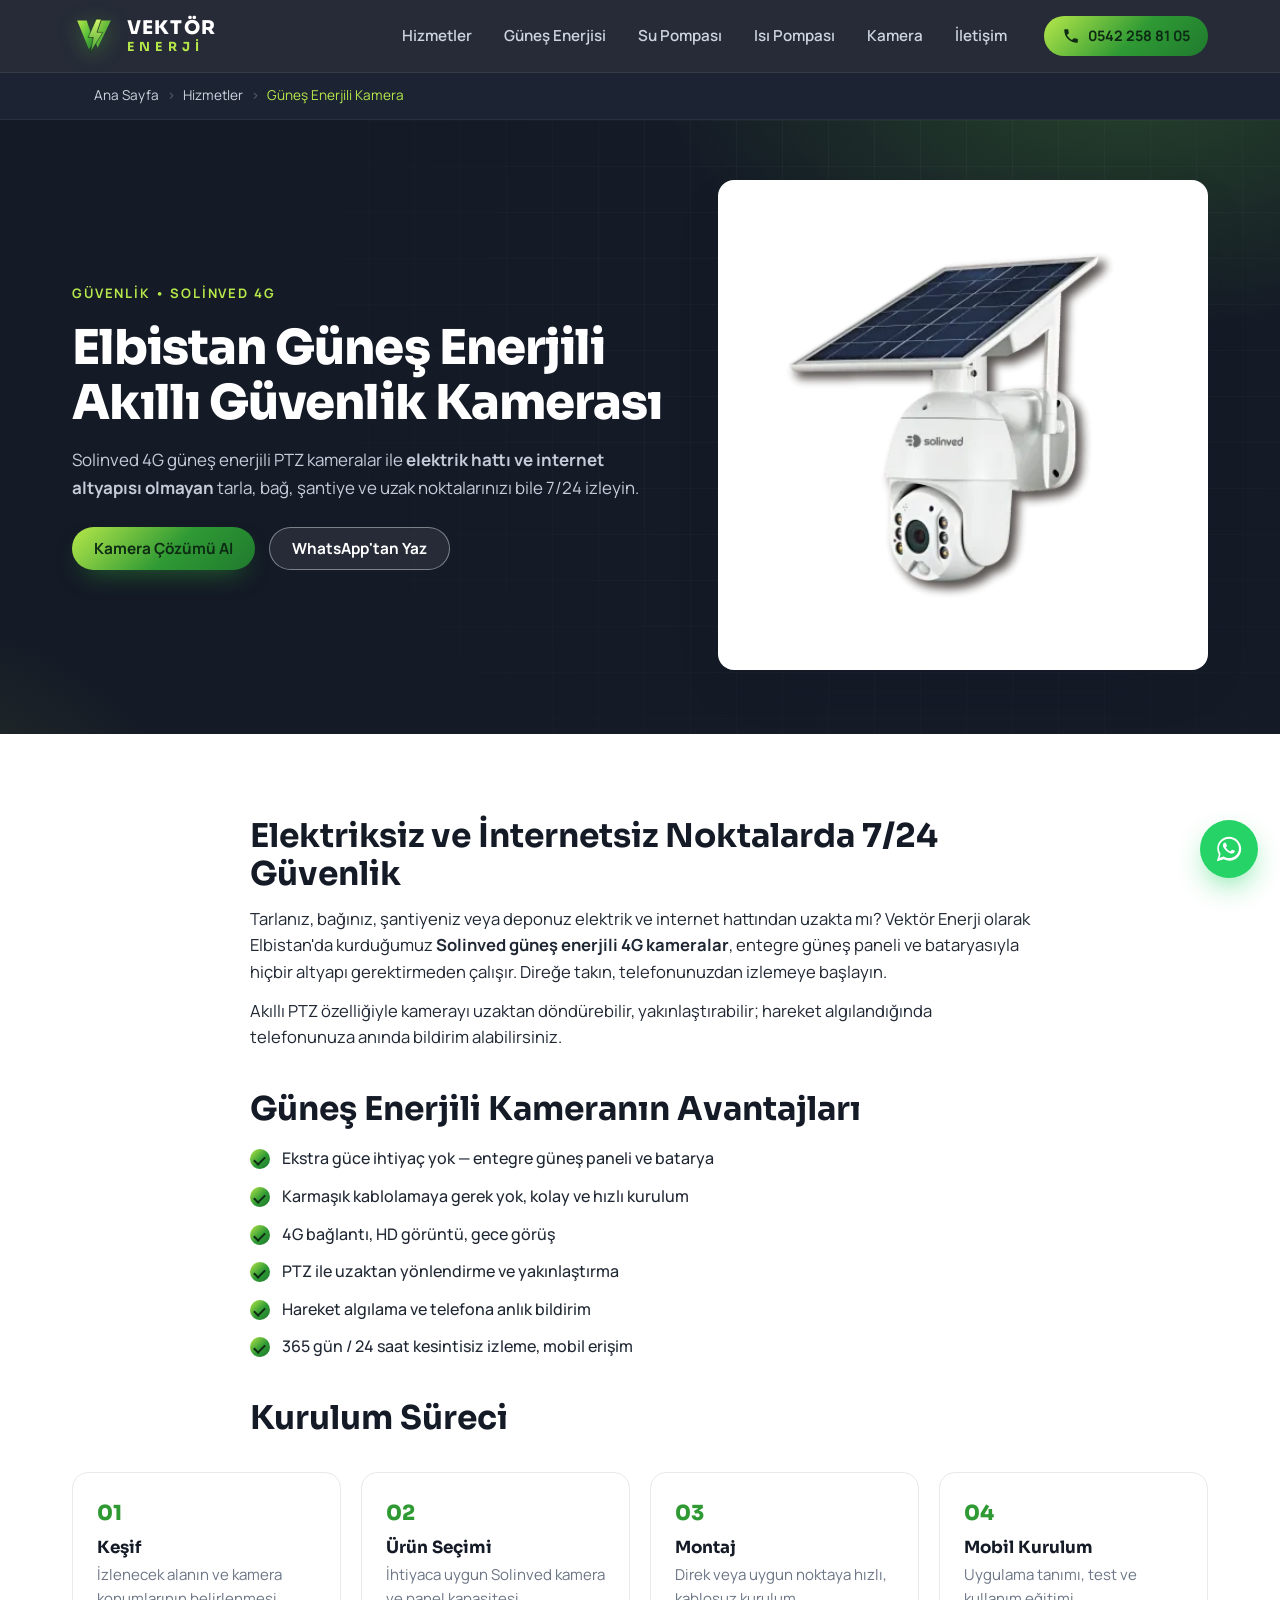
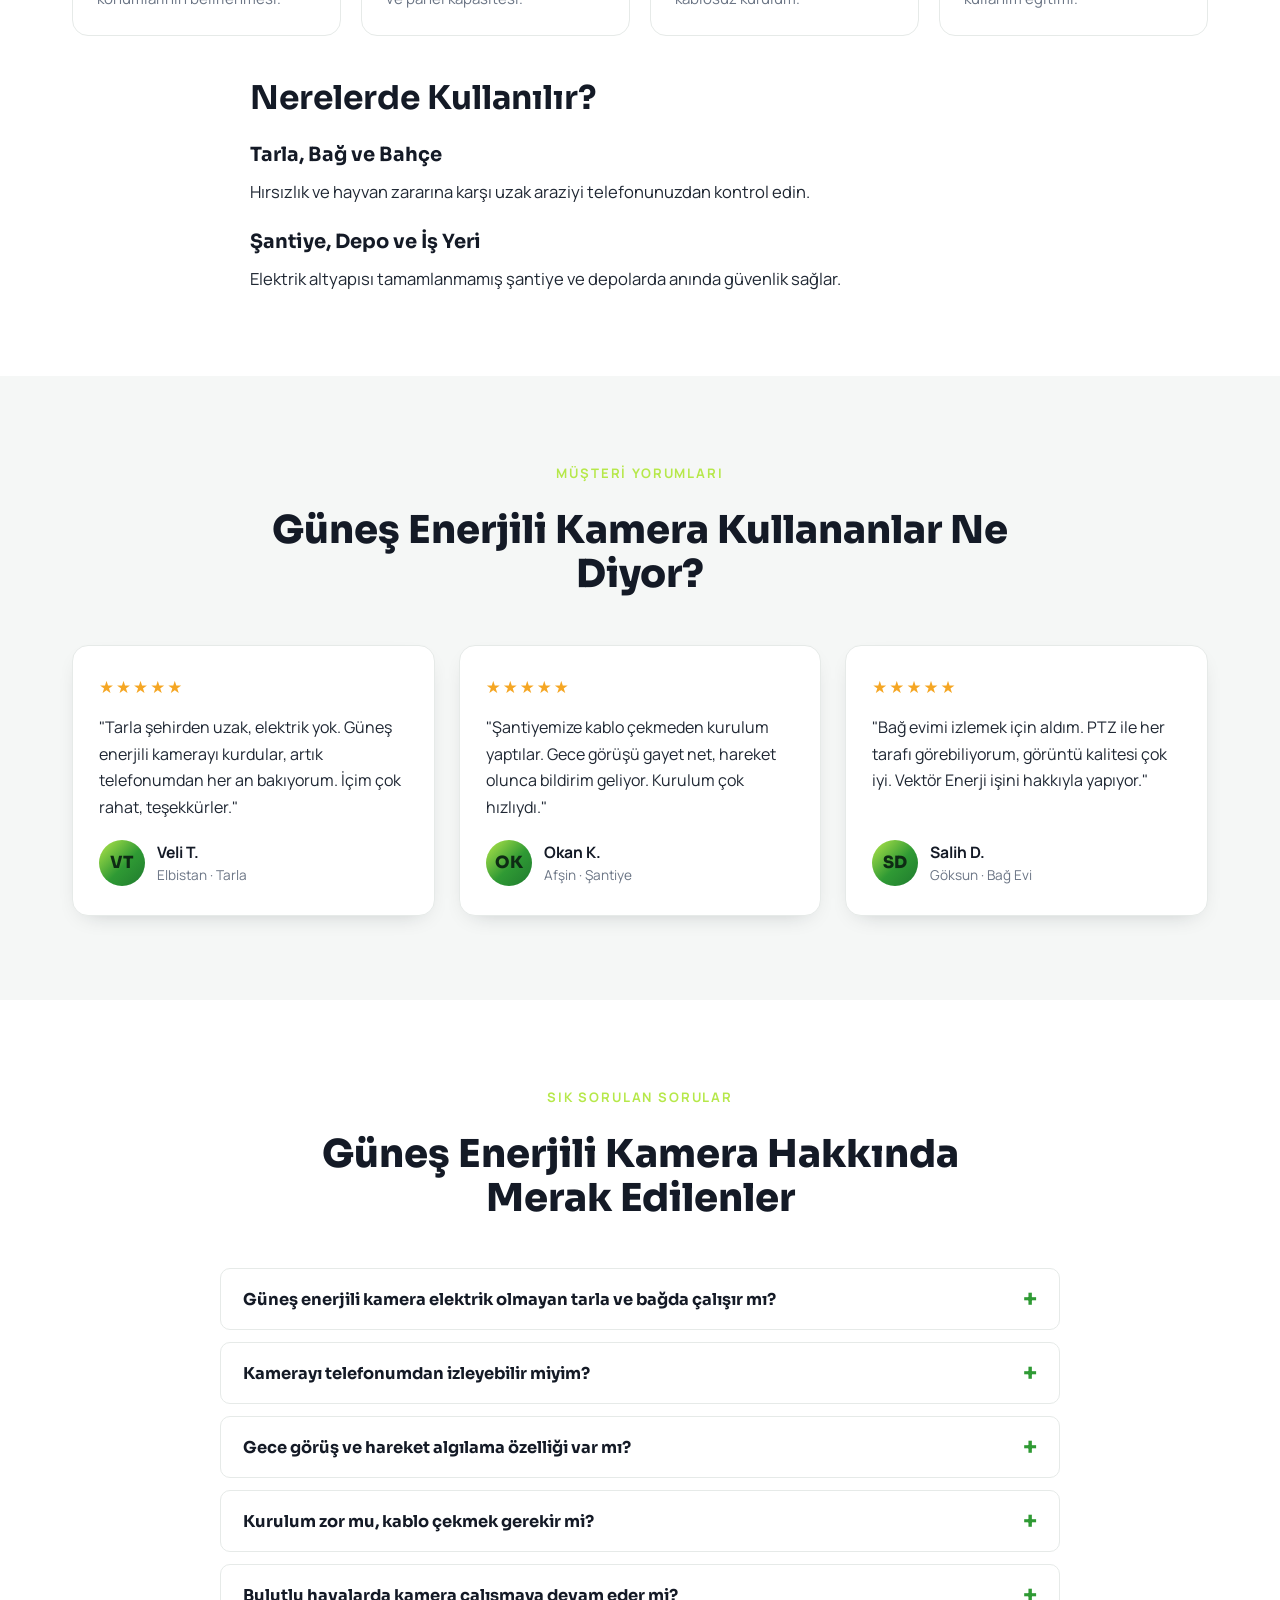
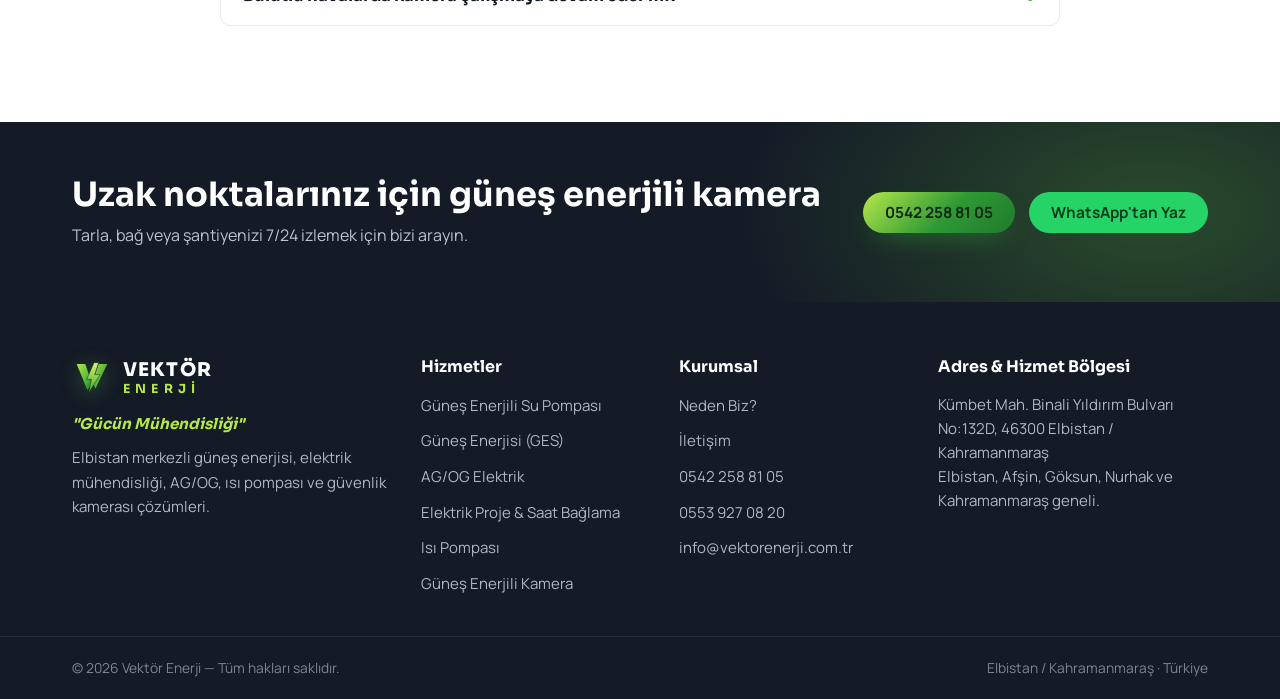
<file: gunes-enerjili-kamera-elbistan.html>
<!DOCTYPE html>
<html lang="tr">
<head>
<meta charset="UTF-8" />
<meta name="viewport" content="width=device-width, initial-scale=1.0" />
<meta name="theme-color" content="#141a26" />

<!-- Primary SEO -->
<title>Elbistan Güneş Enerjili Güvenlik Kamerası | Solinved 4G | Vektör Enerji</title>
<meta name="description" content="Elbistan'da güneş enerjili 4G güvenlik kamerası kurulumu. Solinved akıllı PTZ kameralar ile elektrik ve internet altyapısı olmadan tarla, bağ ve şantiyenizi 7/24 izleyin. HD görüntü, gece görüş, mobil erişim ☎ 0542 258 81 05" />
<meta name="keywords" content="Elbistan güneş enerjili kamera, solar güvenlik kamerası Elbistan, 4G kamera Elbistan, tarla kamera, Solinved kamera, PTZ güneş kamerası, Kahramanmaraş güvenlik kamerası, şantiye kamerası" />
<meta name="robots" content="index, follow, max-image-preview:large" />
<link rel="canonical" href="https://www.vektorenerji.com.tr/gunes-enerjili-kamera-elbistan.html" />

<!-- Geo / Local SEO -->
<meta name="geo.region" content="TR-46" />
<meta name="geo.placename" content="Elbistan, Kahramanmaraş" />
<meta name="geo.position" content="38.2055;37.1959" />
<meta name="ICBM" content="38.2055, 37.1959" />

<!-- Open Graph -->
<meta property="og:type" content="website" />
<meta property="og:locale" content="tr_TR" />
<meta property="og:site_name" content="Vektör Enerji" />
<meta property="og:title" content="Elbistan Güneş Enerjili Güvenlik Kamerası | Vektör Enerji" />
<meta property="og:description" content="Solinved 4G güneş enerjili PTZ kameralar ile elektrik ve internet olmadan 7/24 izleme — tarla, bağ, şantiye ve uzak noktalar için." />
<meta property="og:url" content="https://www.vektorenerji.com.tr/gunes-enerjili-kamera-elbistan.html" />
<meta property="og:image" content="https://www.vektorenerji.com.tr/assets/solinved-cm22-kamera-urun.webp" />

<!-- Twitter -->
<meta name="twitter:card" content="summary_large_image" />
<meta name="twitter:title" content="Elbistan Güneş Enerjili Güvenlik Kamerası | Vektör Enerji" />
<meta name="twitter:description" content="Elektrik ve internet altyapısı olmadan 7/24 izleme — Solinved 4G güneş enerjili kamera." />
<meta name="twitter:image" content="https://www.vektorenerji.com.tr/assets/solinved-cm22-kamera-urun.webp" />

<link rel="icon" type="image/svg+xml" href="assets/favicon.svg" />
<link rel="apple-touch-icon" href="assets/favicon.svg" />
<link rel="manifest" href="site.webmanifest" />

<!-- Fonts -->
<link rel="preconnect" href="https://fonts.googleapis.com" />
<link rel="preconnect" href="https://fonts.gstatic.com" crossorigin />
<link href="https://fonts.googleapis.com/css2?family=Manrope:wght@400;500;600;700;800&family=Sora:wght@600;700;800&display=swap" rel="stylesheet" />

<link rel="stylesheet" href="styles.css" />

<!-- Structured Data: Service -->
<script type="application/ld+json">
{
  "@context": "https://schema.org",
  "@type": "Service",
  "serviceType": "Güneş Enerjili Güvenlik Kamerası Sistemleri",
  "name": "Elbistan Güneş Enerjili Güvenlik Kamerası Kurulumu",
  "description": "Solinved 4G güneş enerjili akıllı PTZ güvenlik kameraları; elektrik ve internet altyapısı gerektirmeden 7/24 izleme, HD görüntü, gece görüş ve mobil erişim.",
  "url": "https://www.vektorenerji.com.tr/gunes-enerjili-kamera-elbistan.html",
  "areaServed": [
    { "@type": "City", "name": "Elbistan" },
    { "@type": "City", "name": "Afşin" },
    { "@type": "City", "name": "Göksun" },
    { "@type": "AdministrativeArea", "name": "Kahramanmaraş" }
  ],
  "provider": {
    "@type": "ElectricalContractor",
    "name": "Vektör Enerji",
    "telephone": "+905422588105",
    "url": "https://www.vektorenerji.com.tr/",
    "address": {
      "@type": "PostalAddress",
      "streetAddress": "Kümbet Mah. Binali Yıldırım Bulvarı No:132D",
      "addressLocality": "Elbistan",
      "addressRegion": "Kahramanmaraş",
      "postalCode": "46300",
      "addressCountry": "TR"
    }
  }
}
</script>

<!-- Structured Data: Breadcrumb -->
<script type="application/ld+json">
{
  "@context": "https://schema.org",
  "@type": "BreadcrumbList",
  "itemListElement": [
    { "@type": "ListItem", "position": 1, "name": "Ana Sayfa", "item": "https://www.vektorenerji.com.tr/" },
    { "@type": "ListItem", "position": 2, "name": "Hizmetler", "item": "https://www.vektorenerji.com.tr/#hizmetler" },
    { "@type": "ListItem", "position": 3, "name": "Güneş Enerjili Kamera", "item": "https://www.vektorenerji.com.tr/gunes-enerjili-kamera-elbistan.html" }
  ]
}
</script>

<!-- Structured Data: FAQPage -->
<script type="application/ld+json">
{
  "@context": "https://schema.org",
  "@type": "FAQPage",
  "mainEntity": [
    {
      "@type": "Question",
      "name": "Güneş enerjili kamera elektrik olmayan tarla ve bağda çalışır mı?",
      "acceptedAnswer": { "@type": "Answer", "text": "Evet. Solinved güneş enerjili kameralar entegre güneş paneli ve bataryasıyla çalışır; elektrik hattı çekmenize gerek yoktur. Elektrik ve internet altyapısı olmayan tarla, bağ, şantiye ve uzak noktalarda 7/24 izleme sağlar." }
    },
    {
      "@type": "Question",
      "name": "Kamerayı telefonumdan izleyebilir miyim?",
      "acceptedAnswer": { "@type": "Answer", "text": "Evet. Kamera 4G bağlantısıyla çalışır ve mobil uygulama üzerinden istediğiniz yerden canlı izleyebilir, kayıtlara erişebilir, PTZ ile kamerayı yönlendirebilirsiniz." }
    },
    {
      "@type": "Question",
      "name": "Gece görüş ve hareket algılama özelliği var mı?",
      "acceptedAnswer": { "@type": "Answer", "text": "Evet. Kameralar HD gece görüşü ve hareket algılama özelliğine sahiptir. Hareket algılandığında telefonunuza bildirim gönderebilir, önemli anları kaçırmazsınız." }
    },
    {
      "@type": "Question",
      "name": "Kurulum zor mu, kablo çekmek gerekir mi?",
      "acceptedAnswer": { "@type": "Answer", "text": "Hayır. Güneş paneli ve 4G bağlantı sayesinde karmaşık kablolamaya gerek yoktur; kurulum hızlı ve kolaydır. Direğe veya uygun bir noktaya montajla kısa sürede devreye alınır." }
    },
    {
      "@type": "Question",
      "name": "Bulutlu havalarda kamera çalışmaya devam eder mi?",
      "acceptedAnswer": { "@type": "Answer", "text": "Evet. Entegre batarya sayesinde kamera güneş olmayan saatlerde ve bulutlu havalarda da kesintisiz çalışır. Sistem, bölgenin güneşlenme değerine göre doğru kapasiteyle planlanır." }
    }
  ]
}
</script>
</head>
<body>

<a class="skip-link" href="#main">İçeriğe geç</a>

<header class="site-header" id="top">
  <div class="container header-inner">
    <a href="index.html" class="brand" aria-label="Vektör Enerji ana sayfa">
      <img src="assets/logo.svg" alt="Vektör Enerji logo" class="brand-logo" width="44" height="44" />
      <span class="brand-text"><strong>VEKTÖR</strong><span class="brand-accent">ENERJİ</span></span>
    </a>
    <nav class="main-nav" id="nav" aria-label="Ana menü">
      <a href="index.html#hizmetler">Hizmetler</a>
      <a href="gunes-enerjisi-elbistan.html">Güneş Enerjisi</a>
      <a href="gunes-enerjili-su-pompasi-elbistan.html">Su Pompası</a>
      <a href="isi-pompasi-elbistan.html">Isı Pompası</a>
      <a href="gunes-enerjili-kamera-elbistan.html">Kamera</a>
      <a href="index.html#iletisim">İletişim</a>
    </nav>
    <a href="tel:+905422588105" class="btn btn-phone" aria-label="Telefon ile ara">
      <svg viewBox="0 0 24 24" width="18" height="18" aria-hidden="true"><path fill="currentColor" d="M6.6 10.8c1.4 2.8 3.8 5.1 6.6 6.6l2.2-2.2c.3-.3.7-.4 1-.2 1.2.4 2.4.6 3.7.6.6 0 1 .4 1 1V20c0 .6-.4 1-1 1C10.5 21 3 13.5 3 4c0-.6.4-1 1-1h3.5c.6 0 1 .4 1 1 0 1.3.2 2.5.6 3.7.1.4 0 .8-.3 1z"/></svg>
      <span>0542 258 81 05</span>
    </a>
    <button class="nav-toggle" id="navToggle" aria-label="Menüyü aç/kapat" aria-expanded="false" aria-controls="nav">
      <span></span><span></span><span></span>
    </button>
  </div>
</header>

<nav class="breadcrumb" aria-label="Sayfa yolu">
  <div class="container">
    <ol>
      <li><a href="index.html">Ana Sayfa</a></li>
      <li><a href="index.html#hizmetler">Hizmetler</a></li>
      <li><span aria-current="page">Güneş Enerjili Kamera</span></li>
    </ol>
  </div>
</nav>

<main id="main">

  <section class="page-hero">
    <div class="hero-bg" aria-hidden="true"></div>
    <div class="container page-hero-inner">
      <div>
        <span class="eyebrow">Güvenlik • Solinved 4G</span>
        <h1>Elbistan Güneş Enerjili Akıllı Güvenlik Kamerası</h1>
        <p class="lead">Solinved 4G güneş enerjili PTZ kameralar ile <strong>elektrik hattı ve internet altyapısı olmayan</strong> tarla, bağ, şantiye ve uzak noktalarınızı bile 7/24 izleyin.</p>
        <div class="page-hero-actions">
          <a href="index.html#iletisim" class="btn btn-primary">Kamera Çözümü Al</a>
          <a href="https://wa.me/905422588105" class="btn btn-ghost" target="_blank" rel="noopener">WhatsApp'tan Yaz</a>
        </div>
      </div>
      <div class="page-hero-media">
        <img class="product-shot" src="assets/solinved-cm22-kamera-urun.webp" alt="Solinved CM22 4G güneş enerjili akıllı PTZ güvenlik kamerası - Elbistan" width="500" height="500" loading="eager" />
      </div>
    </div>
  </section>

  <section class="section">
    <div class="container">
      <article class="prose">
        <h2>Elektriksiz ve İnternetsiz Noktalarda 7/24 Güvenlik</h2>
        <p>Tarlanız, bağınız, şantiyeniz veya deponuz elektrik ve internet hattından uzakta mı? Vektör Enerji olarak Elbistan'da kurduğumuz <strong>Solinved güneş enerjili 4G kameralar</strong>, entegre güneş paneli ve bataryasıyla hiçbir altyapı gerektirmeden çalışır. Direğe takın, telefonunuzdan izlemeye başlayın.</p>
        <p>Akıllı PTZ özelliğiyle kamerayı uzaktan döndürebilir, yakınlaştırabilir; hareket algılandığında telefonunuza anında bildirim alabilirsiniz.</p>

        <h2>Güneş Enerjili Kameranın Avantajları</h2>
        <ul>
          <li>Ekstra güce ihtiyaç yok — entegre güneş paneli ve batarya</li>
          <li>Karmaşık kablolamaya gerek yok, kolay ve hızlı kurulum</li>
          <li>4G bağlantı, HD görüntü, gece görüş</li>
          <li>PTZ ile uzaktan yönlendirme ve yakınlaştırma</li>
          <li>Hareket algılama ve telefona anlık bildirim</li>
          <li>365 gün / 24 saat kesintisiz izleme, mobil erişim</li>
        </ul>

        <h2>Kurulum Süreci</h2>
      </article>

      <div class="container" style="padding:0">
        <div class="steps">
          <div class="step"><span class="step-num">01</span><h3>Keşif</h3><p>İzlenecek alanın ve kamera konumlarının belirlenmesi.</p></div>
          <div class="step"><span class="step-num">02</span><h3>Ürün Seçimi</h3><p>İhtiyaca uygun Solinved kamera ve panel kapasitesi.</p></div>
          <div class="step"><span class="step-num">03</span><h3>Montaj</h3><p>Direk veya uygun noktaya hızlı, kablosuz kurulum.</p></div>
          <div class="step"><span class="step-num">04</span><h3>Mobil Kurulum</h3><p>Uygulama tanımı, test ve kullanım eğitimi.</p></div>
        </div>
      </div>

      <article class="prose" style="margin-top:44px">
        <h2>Nerelerde Kullanılır?</h2>
        <h3>Tarla, Bağ ve Bahçe</h3>
        <p>Hırsızlık ve hayvan zararına karşı uzak araziyi telefonunuzdan kontrol edin.</p>
        <h3>Şantiye, Depo ve İş Yeri</h3>
        <p>Elektrik altyapısı tamamlanmamış şantiye ve depolarda anında güvenlik sağlar.</p>
      </article>
    </div>
  </section>

  <section class="section section-alt">
    <div class="container">
      <header class="section-head">
        <span class="eyebrow">Müşteri Yorumları</span>
        <h2>Güneş Enerjili Kamera Kullananlar Ne Diyor?</h2>
      </header>
      <div class="reviews-grid">
        <div class="review-card">
          <div class="review-stars" aria-label="5 üzerinden 5 yıldız">★★★★★</div>
          <p class="review-text">"Tarla şehirden uzak, elektrik yok. Güneş enerjili kamerayı kurdular, artık telefonumdan her an bakıyorum. İçim çok rahat, teşekkürler."</p>
          <div class="review-author"><span class="review-avatar">VT</span><div><div class="review-name">Veli T.</div><div class="review-role">Elbistan · Tarla</div></div></div>
        </div>
        <div class="review-card">
          <div class="review-stars" aria-label="5 üzerinden 5 yıldız">★★★★★</div>
          <p class="review-text">"Şantiyemize kablo çekmeden kurulum yaptılar. Gece görüşü gayet net, hareket olunca bildirim geliyor. Kurulum çok hızlıydı."</p>
          <div class="review-author"><span class="review-avatar">OK</span><div><div class="review-name">Okan K.</div><div class="review-role">Afşin · Şantiye</div></div></div>
        </div>
        <div class="review-card">
          <div class="review-stars" aria-label="5 üzerinden 5 yıldız">★★★★★</div>
          <p class="review-text">"Bağ evimi izlemek için aldım. PTZ ile her tarafı görebiliyorum, görüntü kalitesi çok iyi. Vektör Enerji işini hakkıyla yapıyor."</p>
          <div class="review-author"><span class="review-avatar">SD</span><div><div class="review-name">Salih D.</div><div class="review-role">Göksun · Bağ Evi</div></div></div>
        </div>
      </div>
    </div>
  </section>

  <section class="section">
    <div class="container">
      <header class="section-head">
        <span class="eyebrow">Sık Sorulan Sorular</span>
        <h2>Güneş Enerjili Kamera Hakkında Merak Edilenler</h2>
      </header>
      <div class="faq">
        <div class="faq-item">
          <button class="faq-q" aria-expanded="false">Güneş enerjili kamera elektrik olmayan tarla ve bağda çalışır mı?</button>
          <div class="faq-a"><p>Evet. Solinved güneş enerjili kameralar entegre güneş paneli ve bataryasıyla çalışır; elektrik hattı çekmenize gerek yoktur. Elektrik ve internet altyapısı olmayan tarla, bağ, şantiye ve uzak noktalarda 7/24 izleme sağlar.</p></div>
        </div>
        <div class="faq-item">
          <button class="faq-q" aria-expanded="false">Kamerayı telefonumdan izleyebilir miyim?</button>
          <div class="faq-a"><p>Evet. Kamera 4G bağlantısıyla çalışır ve mobil uygulama üzerinden istediğiniz yerden canlı izleyebilir, kayıtlara erişebilir, PTZ ile kamerayı yönlendirebilirsiniz.</p></div>
        </div>
        <div class="faq-item">
          <button class="faq-q" aria-expanded="false">Gece görüş ve hareket algılama özelliği var mı?</button>
          <div class="faq-a"><p>Evet. Kameralar HD gece görüşü ve hareket algılama özelliğine sahiptir. Hareket algılandığında telefonunuza bildirim gönderebilir, önemli anları kaçırmazsınız.</p></div>
        </div>
        <div class="faq-item">
          <button class="faq-q" aria-expanded="false">Kurulum zor mu, kablo çekmek gerekir mi?</button>
          <div class="faq-a"><p>Hayır. Güneş paneli ve 4G bağlantı sayesinde karmaşık kablolamaya gerek yoktur; kurulum hızlı ve kolaydır. Direğe veya uygun bir noktaya montajla kısa sürede devreye alınır.</p></div>
        </div>
        <div class="faq-item">
          <button class="faq-q" aria-expanded="false">Bulutlu havalarda kamera çalışmaya devam eder mi?</button>
          <div class="faq-a"><p>Evet. Entegre batarya sayesinde kamera güneş olmayan saatlerde ve bulutlu havalarda da kesintisiz çalışır. Sistem, bölgenin güneşlenme değerine göre doğru kapasiteyle planlanır.</p></div>
        </div>
      </div>
    </div>
  </section>

  <section class="cta-band">
    <div class="container cta-inner">
      <div>
        <h2>Uzak noktalarınız için güneş enerjili kamera</h2>
        <p>Tarla, bağ veya şantiyenizi 7/24 izlemek için bizi arayın.</p>
      </div>
      <div class="cta-actions">
        <a href="tel:+905422588105" class="btn btn-primary">0542 258 81 05</a>
        <a href="https://wa.me/905422588105" class="btn btn-wa" target="_blank" rel="noopener">WhatsApp'tan Yaz</a>
      </div>
    </div>
  </section>

</main>

<footer class="site-footer">
  <div class="container footer-grid">
    <div class="footer-brand">
      <a href="index.html" class="brand">
        <img src="assets/logo.svg" alt="Vektör Enerji logo" class="brand-logo" width="40" height="40" />
        <span class="brand-text"><strong>VEKTÖR</strong><span class="brand-accent">ENERJİ</span></span>
      </a>
      <p class="footer-slogan">"Gücün Mühendisliği"</p>
      <p>Elbistan merkezli güneş enerjisi, elektrik mühendisliği, AG/OG, ısı pompası ve güvenlik kamerası çözümleri.</p>
    </div>
    <div class="footer-col">
      <h4>Hizmetler</h4>
      <ul>
        <li><a href="gunes-enerjili-su-pompasi-elbistan.html">Güneş Enerjili Su Pompası</a></li>
        <li><a href="gunes-enerjisi-elbistan.html">Güneş Enerjisi (GES)</a></li>
        <li><a href="ag-og-elektrik-elbistan.html">AG/OG Elektrik</a></li>
        <li><a href="elektrik-proje-cizimi-elbistan.html">Elektrik Proje & Saat Bağlama</a></li>
        <li><a href="isi-pompasi-elbistan.html">Isı Pompası</a></li>
        <li><a href="gunes-enerjili-kamera-elbistan.html">Güneş Enerjili Kamera</a></li>
      </ul>
    </div>
    <div class="footer-col">
      <h4>Kurumsal</h4>
      <ul>
        <li><a href="index.html#neden-biz">Neden Biz?</a></li>
        <li><a href="index.html#iletisim">İletişim</a></li>
        <li><a href="tel:+905422588105">0542 258 81 05</a></li>
        <li><a href="tel:+905539270820">0553 927 08 20</a></li>
        <li><a href="mailto:info@vektorenerji.com.tr">info@vektorenerji.com.tr</a></li>
      </ul>
    </div>
    <div class="footer-col">
      <h4>Adres & Hizmet Bölgesi</h4>
      <p>Kümbet Mah. Binali Yıldırım Bulvarı No:132D, 46300 Elbistan / Kahramanmaraş</p>
      <p>Elbistan, Afşin, Göksun, Nurhak ve Kahramanmaraş geneli.</p>
    </div>
  </div>
  <div class="footer-bottom">
    <div class="container">
      <p>© <span id="year"></span> Vektör Enerji — Tüm hakları saklıdır.</p>
      <p>Elbistan / Kahramanmaraş · Türkiye</p>
    </div>
  </div>
</footer>

<a href="https://wa.me/905422588105" class="wa-float" target="_blank" rel="noopener" aria-label="WhatsApp ile iletişime geç">
  <svg viewBox="0 0 32 32" width="30" height="30" aria-hidden="true"><path fill="#fff" d="M16 3C9 3 3.5 8.5 3.5 15.5c0 2.3.6 4.4 1.7 6.3L3 29l7.4-2.1c1.8 1 3.9 1.5 6.1 1.5 7 0 12.5-5.5 12.5-12.5S23 3 16 3zm0 22.7c-1.9 0-3.7-.5-5.3-1.5l-.4-.2-4.4 1.2 1.2-4.3-.3-.4c-1-1.6-1.6-3.5-1.6-5.5C5.4 9.6 10.1 5 16 5s10.6 4.6 10.6 10.5S21.9 25.7 16 25.7zm5.8-7.8c-.3-.2-1.9-.9-2.2-1-.3-.1-.5-.2-.7.2-.2.3-.8 1-1 1.2-.2.2-.4.2-.7.1-.3-.2-1.4-.5-2.6-1.6-1-.9-1.6-1.9-1.8-2.3-.2-.3 0-.5.1-.7l.5-.6c.2-.2.2-.3.3-.5.1-.2 0-.4 0-.6 0-.2-.7-1.7-1-2.3-.3-.6-.5-.5-.7-.5h-.6c-.2 0-.5.1-.8.4-.3.3-1 1-1 2.5s1.1 2.9 1.2 3.1c.2.2 2.1 3.3 5.2 4.6 2.6 1.1 3.1.9 3.7.8.6-.1 1.9-.8 2.2-1.5.3-.7.3-1.4.2-1.5-.1-.2-.3-.2-.6-.4z"/></svg>
</a>

<script src="script.js" defer></script>
</body>
</html>
</file>
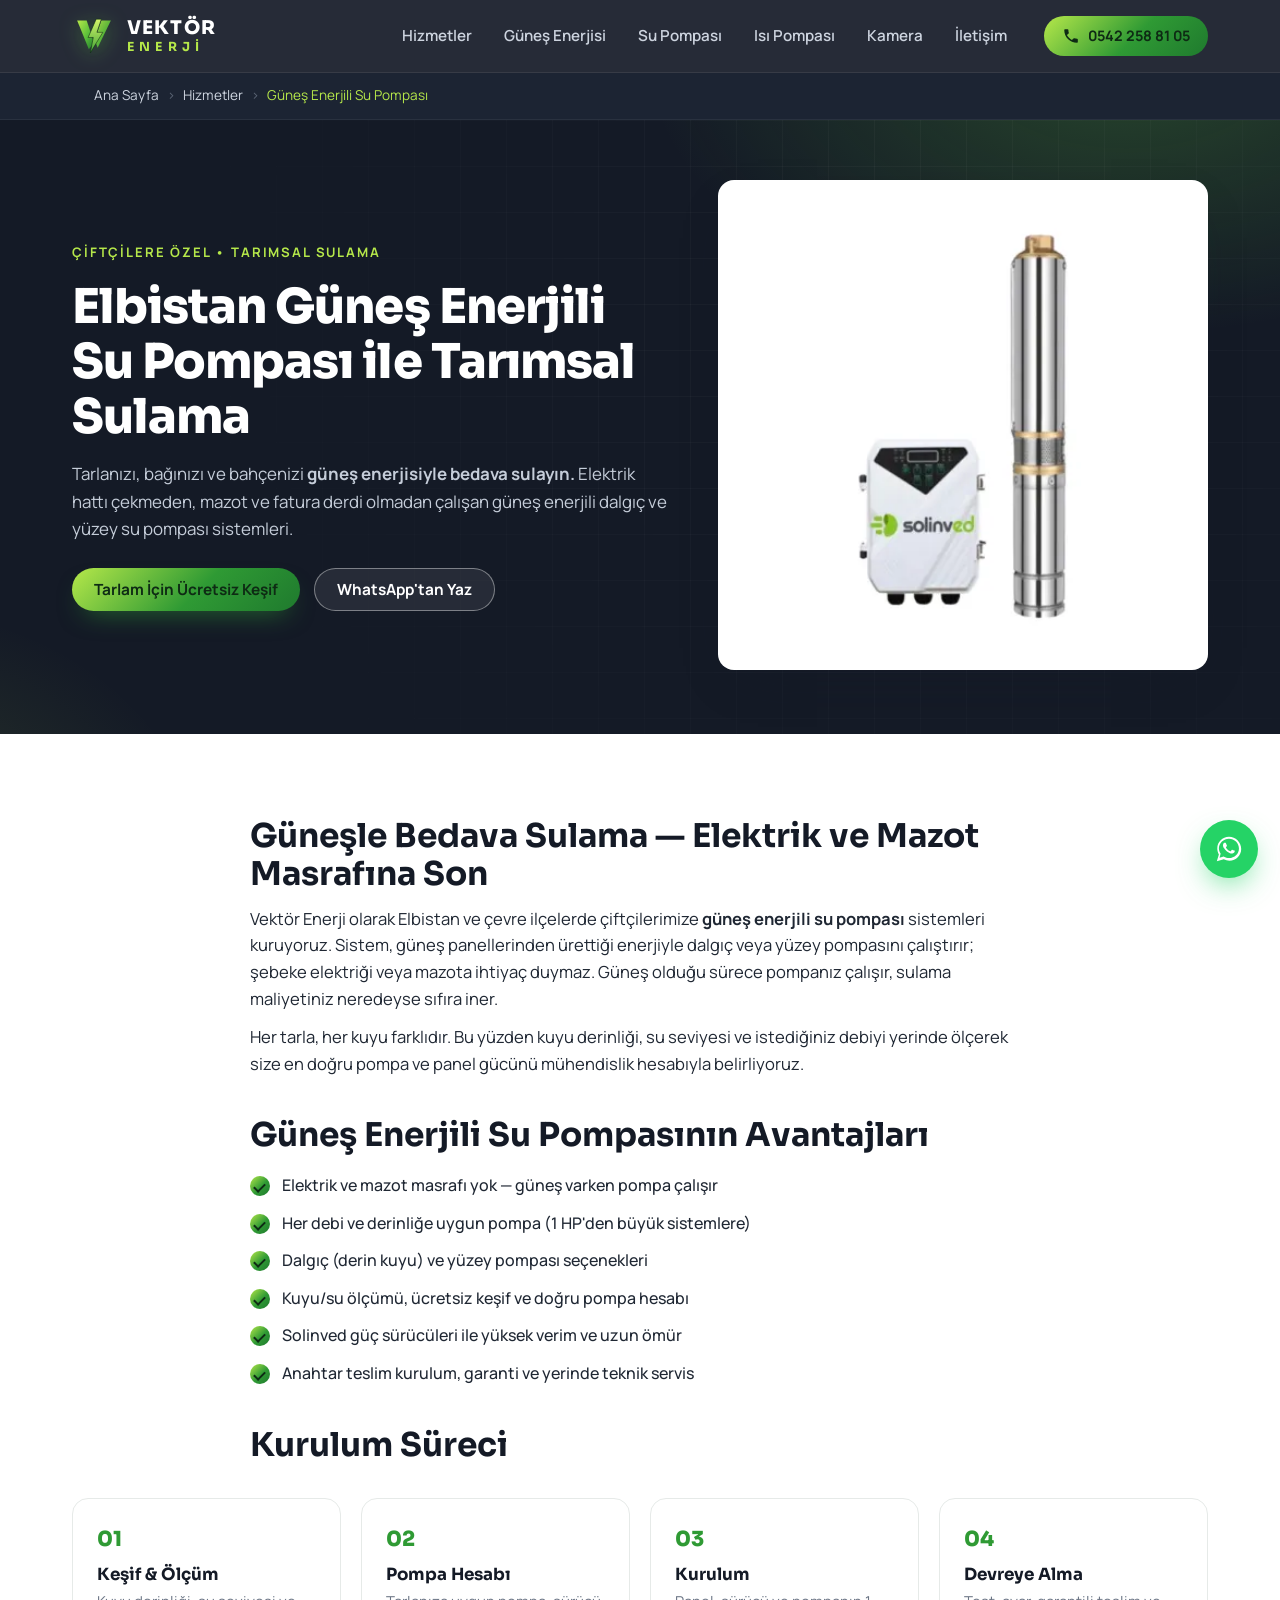
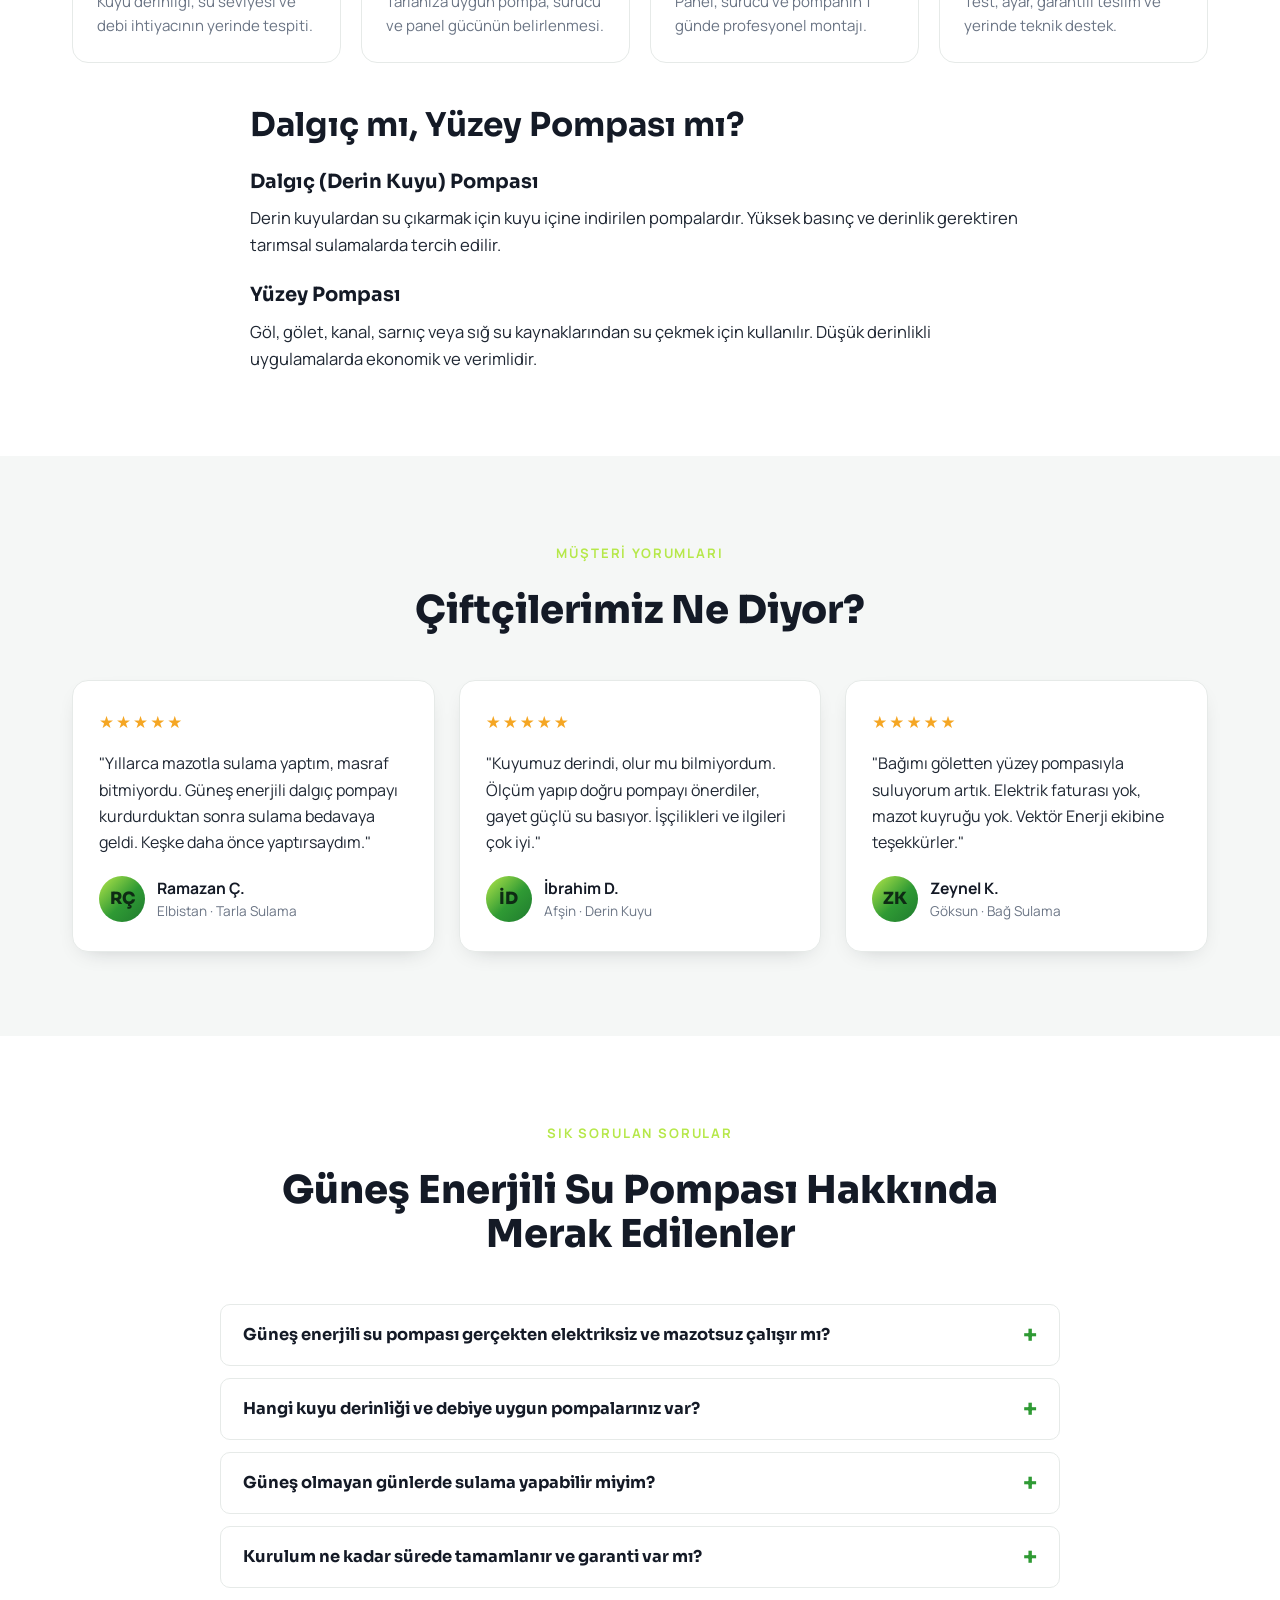
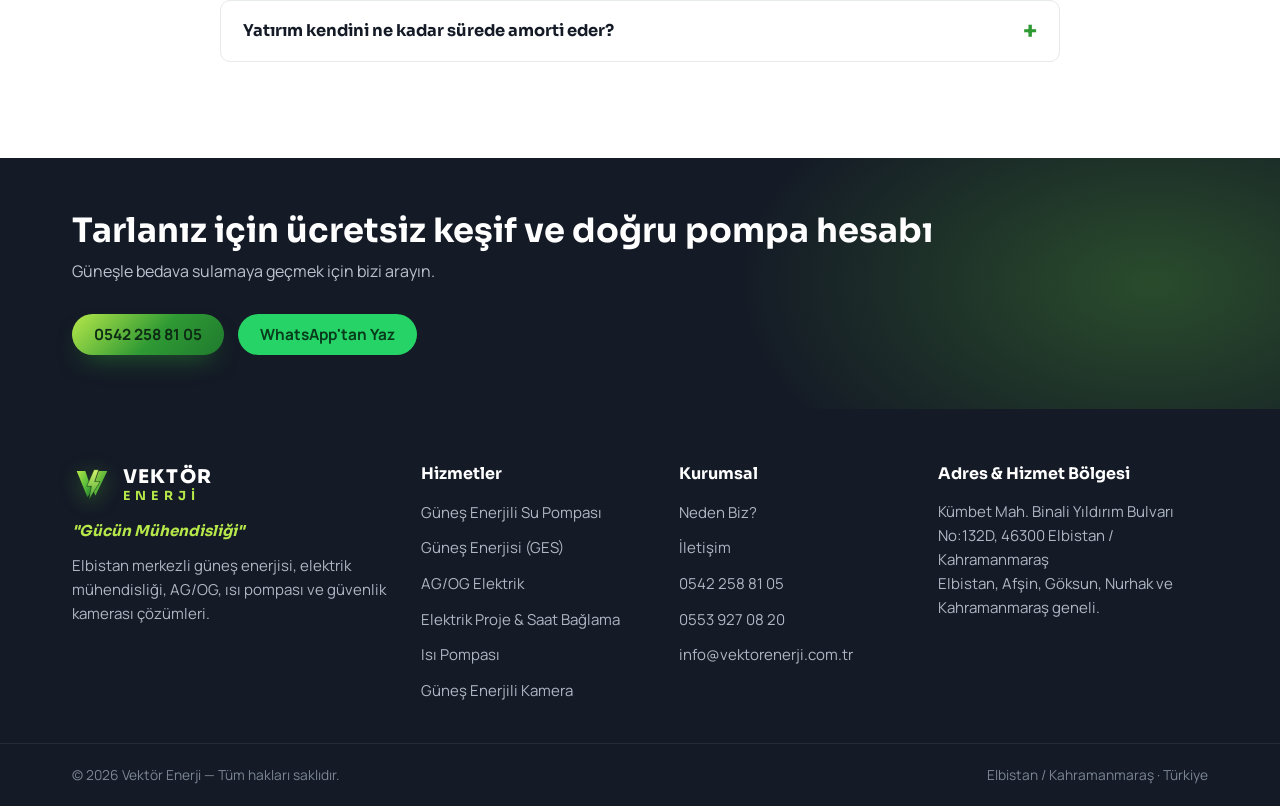
<file: gunes-enerjili-su-pompasi-elbistan.html>
<!DOCTYPE html>
<html lang="tr">
<head>
<meta charset="UTF-8" />
<meta name="viewport" content="width=device-width, initial-scale=1.0" />
<meta name="theme-color" content="#141a26" />

<!-- Primary SEO -->
<title>Elbistan Güneş Enerjili Su Pompası | Tarımsal Sulama | Vektör Enerji</title>
<meta name="description" content="Elbistan'da güneş enerjili dalgıç ve yüzey su pompası ile tarımsal sulama. Elektrik ve mazot masrafı olmadan güneşle bedava sulama. Solinved güç sürücüleri, ücretsiz keşif ve kuyu/debi hesabı ☎ 0542 258 81 05" />
<meta name="keywords" content="Elbistan güneş enerjili su pompası, solar su pompası Elbistan, dalgıç pompa Elbistan, tarımsal sulama Elbistan, güneş enerjili sulama, derin kuyu pompası, yüzey pompası, Kahramanmaraş tarımsal sulama" />
<meta name="robots" content="index, follow, max-image-preview:large" />
<link rel="canonical" href="https://www.vektorenerji.com.tr/gunes-enerjili-su-pompasi-elbistan.html" />

<!-- Geo / Local SEO -->
<meta name="geo.region" content="TR-46" />
<meta name="geo.placename" content="Elbistan, Kahramanmaraş" />
<meta name="geo.position" content="38.2055;37.1959" />
<meta name="ICBM" content="38.2055, 37.1959" />

<!-- Open Graph -->
<meta property="og:type" content="website" />
<meta property="og:locale" content="tr_TR" />
<meta property="og:site_name" content="Vektör Enerji" />
<meta property="og:title" content="Elbistan Güneş Enerjili Su Pompası ve Tarımsal Sulama | Vektör Enerji" />
<meta property="og:description" content="Elektrik ve mazot derdi olmadan güneşle bedava sulama. Dalgıç ve yüzey güneş enerjili su pompası sistemleri — Elbistan / Kahramanmaraş." />
<meta property="og:url" content="https://www.vektorenerji.com.tr/gunes-enerjili-su-pompasi-elbistan.html" />
<meta property="og:image" content="https://www.vektorenerji.com.tr/assets/solinved-gunes-enerjili-su-pompasi.webp" />

<!-- Twitter -->
<meta name="twitter:card" content="summary_large_image" />
<meta name="twitter:title" content="Elbistan Güneş Enerjili Su Pompası | Vektör Enerji" />
<meta name="twitter:description" content="Güneşle bedava tarımsal sulama — dalgıç ve yüzey güneş enerjili su pompası sistemleri." />
<meta name="twitter:image" content="https://www.vektorenerji.com.tr/assets/solinved-gunes-enerjili-su-pompasi.webp" />

<link rel="icon" type="image/svg+xml" href="assets/favicon.svg" />
<link rel="apple-touch-icon" href="assets/favicon.svg" />
<link rel="manifest" href="site.webmanifest" />

<!-- Fonts -->
<link rel="preconnect" href="https://fonts.googleapis.com" />
<link rel="preconnect" href="https://fonts.gstatic.com" crossorigin />
<link href="https://fonts.googleapis.com/css2?family=Manrope:wght@400;500;600;700;800&family=Sora:wght@600;700;800&display=swap" rel="stylesheet" />

<link rel="stylesheet" href="styles.css" />

<!-- Structured Data: Service -->
<script type="application/ld+json">
{
  "@context": "https://schema.org",
  "@type": "Service",
  "serviceType": "Güneş Enerjili Su Pompası ve Tarımsal Sulama Sistemleri",
  "name": "Elbistan Güneş Enerjili Su Pompası ve Tarımsal Sulama",
  "description": "Tarımsal sulama için güneş enerjili dalgıç ve yüzey su pompası kurulumu. Elektrik ve mazot masrafı olmadan güneş enerjisiyle sulama; Solinved güç sürücüleri ile yüksek verim.",
  "url": "https://www.vektorenerji.com.tr/gunes-enerjili-su-pompasi-elbistan.html",
  "areaServed": [
    { "@type": "City", "name": "Elbistan" },
    { "@type": "City", "name": "Afşin" },
    { "@type": "City", "name": "Göksun" },
    { "@type": "AdministrativeArea", "name": "Kahramanmaraş" }
  ],
  "provider": {
    "@type": "ElectricalContractor",
    "name": "Vektör Enerji",
    "telephone": "+905422588105",
    "url": "https://www.vektorenerji.com.tr/",
    "address": {
      "@type": "PostalAddress",
      "streetAddress": "Kümbet Mah. Binali Yıldırım Bulvarı No:132D",
      "addressLocality": "Elbistan",
      "addressRegion": "Kahramanmaraş",
      "postalCode": "46300",
      "addressCountry": "TR"
    }
  }
}
</script>

<!-- Structured Data: Breadcrumb -->
<script type="application/ld+json">
{
  "@context": "https://schema.org",
  "@type": "BreadcrumbList",
  "itemListElement": [
    { "@type": "ListItem", "position": 1, "name": "Ana Sayfa", "item": "https://www.vektorenerji.com.tr/" },
    { "@type": "ListItem", "position": 2, "name": "Hizmetler", "item": "https://www.vektorenerji.com.tr/#hizmetler" },
    { "@type": "ListItem", "position": 3, "name": "Güneş Enerjili Su Pompası", "item": "https://www.vektorenerji.com.tr/gunes-enerjili-su-pompasi-elbistan.html" }
  ]
}
</script>

<!-- Structured Data: FAQPage -->
<script type="application/ld+json">
{
  "@context": "https://schema.org",
  "@type": "FAQPage",
  "mainEntity": [
    {
      "@type": "Question",
      "name": "Güneş enerjili su pompası gerçekten elektriksiz ve mazotsuz çalışır mı?",
      "acceptedAnswer": { "@type": "Answer", "text": "Evet. Sistem, güneş panellerinden ürettiği enerjiyle çalışır; şebeke elektriği veya mazota ihtiyaç duymaz. Güneş olduğu sürece pompa su basar, böylece sulama maliyetiniz neredeyse sıfıra iner." }
    },
    {
      "@type": "Question",
      "name": "Hangi kuyu derinliği ve debiye uygun pompalarınız var?",
      "acceptedAnswer": { "@type": "Answer", "text": "Sığ kuyulardan derin kuyulara kadar her ihtiyaca uygun dalgıç ve yüzey pompası çözümlerimiz vardır. Keşifte kuyu derinliği, su seviyesi ve istenen debi ölçülerek tarlanıza en doğru pompa ve panel gücü hesaplanır." }
    },
    {
      "@type": "Question",
      "name": "Güneş olmayan günlerde sulama yapabilir miyim?",
      "acceptedAnswer": { "@type": "Answer", "text": "Sistem gündüz güneş enerjisiyle çalışır. İhtiyaca göre depolama (su tankı/havuz) ile gündüz biriktirip istediğiniz zaman kullanma veya hibrit (şebeke destekli) çözümler de sunuyoruz." }
    },
    {
      "@type": "Question",
      "name": "Kurulum ne kadar sürede tamamlanır ve garanti var mı?",
      "acceptedAnswer": { "@type": "Answer", "text": "Standart bir tarımsal sulama kurulumu genellikle 1 gün içinde tamamlanır. Pompa, sürücü ve panellerde garanti sunuyor, kurulum sonrası yerinde teknik servis sağlıyoruz." }
    },
    {
      "@type": "Question",
      "name": "Güneş enerjili su pompası yatırımı kendini ne kadar sürede amorti eder?",
      "acceptedAnswer": { "@type": "Answer", "text": "Mazot veya elektrikle sulamaya kıyasla yıllık yakıt/fatura tasarrufu sayesinde sistem genellikle 2–4 sulama sezonunda kendini amorti eder ve sonrasında sulama maliyetiniz kalmaz." }
    }
  ]
}
</script>
</head>
<body>

<a class="skip-link" href="#main">İçeriğe geç</a>

<header class="site-header" id="top">
  <div class="container header-inner">
    <a href="index.html" class="brand" aria-label="Vektör Enerji ana sayfa">
      <img src="assets/logo.svg" alt="Vektör Enerji logo" class="brand-logo" width="44" height="44" />
      <span class="brand-text"><strong>VEKTÖR</strong><span class="brand-accent">ENERJİ</span></span>
    </a>
    <nav class="main-nav" id="nav" aria-label="Ana menü">
      <a href="index.html#hizmetler">Hizmetler</a>
      <a href="gunes-enerjisi-elbistan.html">Güneş Enerjisi</a>
      <a href="gunes-enerjili-su-pompasi-elbistan.html">Su Pompası</a>
      <a href="isi-pompasi-elbistan.html">Isı Pompası</a>
      <a href="gunes-enerjili-kamera-elbistan.html">Kamera</a>
      <a href="index.html#iletisim">İletişim</a>
    </nav>
    <a href="tel:+905422588105" class="btn btn-phone" aria-label="Telefon ile ara">
      <svg viewBox="0 0 24 24" width="18" height="18" aria-hidden="true"><path fill="currentColor" d="M6.6 10.8c1.4 2.8 3.8 5.1 6.6 6.6l2.2-2.2c.3-.3.7-.4 1-.2 1.2.4 2.4.6 3.7.6.6 0 1 .4 1 1V20c0 .6-.4 1-1 1C10.5 21 3 13.5 3 4c0-.6.4-1 1-1h3.5c.6 0 1 .4 1 1 0 1.3.2 2.5.6 3.7.1.4 0 .8-.3 1z"/></svg>
      <span>0542 258 81 05</span>
    </a>
    <button class="nav-toggle" id="navToggle" aria-label="Menüyü aç/kapat" aria-expanded="false" aria-controls="nav">
      <span></span><span></span><span></span>
    </button>
  </div>
</header>

<nav class="breadcrumb" aria-label="Sayfa yolu">
  <div class="container">
    <ol>
      <li><a href="index.html">Ana Sayfa</a></li>
      <li><a href="index.html#hizmetler">Hizmetler</a></li>
      <li><span aria-current="page">Güneş Enerjili Su Pompası</span></li>
    </ol>
  </div>
</nav>

<main id="main">

  <section class="page-hero">
    <div class="hero-bg" aria-hidden="true"></div>
    <div class="container page-hero-inner">
      <div>
        <span class="eyebrow">Çiftçilere Özel • Tarımsal Sulama</span>
        <h1>Elbistan Güneş Enerjili Su Pompası ile Tarımsal Sulama</h1>
        <p class="lead">Tarlanızı, bağınızı ve bahçenizi <strong>güneş enerjisiyle bedava sulayın.</strong> Elektrik hattı çekmeden, mazot ve fatura derdi olmadan çalışan güneş enerjili dalgıç ve yüzey su pompası sistemleri.</p>
        <div class="page-hero-actions">
          <a href="index.html#iletisim" class="btn btn-primary">Tarlam İçin Ücretsiz Keşif</a>
          <a href="https://wa.me/905422588105" class="btn btn-ghost" target="_blank" rel="noopener">WhatsApp'tan Yaz</a>
        </div>
      </div>
      <div class="page-hero-media">
        <img class="product-shot" src="assets/solinved-gunes-enerjili-su-pompasi.webp" alt="Solinved güneş enerjili dalgıç su pompası ve sürücüsü - Elbistan tarımsal sulama" width="500" height="500" loading="eager" />
      </div>
    </div>
  </section>

  <section class="section">
    <div class="container">
      <article class="prose">
        <h2>Güneşle Bedava Sulama — Elektrik ve Mazot Masrafına Son</h2>
        <p>Vektör Enerji olarak Elbistan ve çevre ilçelerde çiftçilerimize <strong>güneş enerjili su pompası</strong> sistemleri kuruyoruz. Sistem, güneş panellerinden ürettiği enerjiyle dalgıç veya yüzey pompasını çalıştırır; şebeke elektriği veya mazota ihtiyaç duymaz. Güneş olduğu sürece pompanız çalışır, sulama maliyetiniz neredeyse sıfıra iner.</p>
        <p>Her tarla, her kuyu farklıdır. Bu yüzden kuyu derinliği, su seviyesi ve istediğiniz debiyi yerinde ölçerek size en doğru pompa ve panel gücünü mühendislik hesabıyla belirliyoruz.</p>

        <h2>Güneş Enerjili Su Pompasının Avantajları</h2>
        <ul>
          <li>Elektrik ve mazot masrafı yok — güneş varken pompa çalışır</li>
          <li>Her debi ve derinliğe uygun pompa (1 HP'den büyük sistemlere)</li>
          <li>Dalgıç (derin kuyu) ve yüzey pompası seçenekleri</li>
          <li>Kuyu/su ölçümü, ücretsiz keşif ve doğru pompa hesabı</li>
          <li>Solinved güç sürücüleri ile yüksek verim ve uzun ömür</li>
          <li>Anahtar teslim kurulum, garanti ve yerinde teknik servis</li>
        </ul>

        <h2>Kurulum Süreci</h2>
      </article>

      <div class="container" style="padding:0">
        <div class="steps">
          <div class="step"><span class="step-num">01</span><h3>Keşif & Ölçüm</h3><p>Kuyu derinliği, su seviyesi ve debi ihtiyacının yerinde tespiti.</p></div>
          <div class="step"><span class="step-num">02</span><h3>Pompa Hesabı</h3><p>Tarlanıza uygun pompa, sürücü ve panel gücünün belirlenmesi.</p></div>
          <div class="step"><span class="step-num">03</span><h3>Kurulum</h3><p>Panel, sürücü ve pompanın 1 günde profesyonel montajı.</p></div>
          <div class="step"><span class="step-num">04</span><h3>Devreye Alma</h3><p>Test, ayar, garantili teslim ve yerinde teknik destek.</p></div>
        </div>
      </div>

      <article class="prose" style="margin-top:44px">
        <h2>Dalgıç mı, Yüzey Pompası mı?</h2>
        <h3>Dalgıç (Derin Kuyu) Pompası</h3>
        <p>Derin kuyulardan su çıkarmak için kuyu içine indirilen pompalardır. Yüksek basınç ve derinlik gerektiren tarımsal sulamalarda tercih edilir.</p>
        <h3>Yüzey Pompası</h3>
        <p>Göl, gölet, kanal, sarnıç veya sığ su kaynaklarından su çekmek için kullanılır. Düşük derinlikli uygulamalarda ekonomik ve verimlidir.</p>
      </article>
    </div>
  </section>

  <section class="section section-alt">
    <div class="container">
      <header class="section-head">
        <span class="eyebrow">Müşteri Yorumları</span>
        <h2>Çiftçilerimiz Ne Diyor?</h2>
      </header>
      <div class="reviews-grid">
        <div class="review-card">
          <div class="review-stars" aria-label="5 üzerinden 5 yıldız">★★★★★</div>
          <p class="review-text">"Yıllarca mazotla sulama yaptım, masraf bitmiyordu. Güneş enerjili dalgıç pompayı kurdurduktan sonra sulama bedavaya geldi. Keşke daha önce yaptırsaydım."</p>
          <div class="review-author"><span class="review-avatar">RÇ</span><div><div class="review-name">Ramazan Ç.</div><div class="review-role">Elbistan · Tarla Sulama</div></div></div>
        </div>
        <div class="review-card">
          <div class="review-stars" aria-label="5 üzerinden 5 yıldız">★★★★★</div>
          <p class="review-text">"Kuyumuz derindi, olur mu bilmiyordum. Ölçüm yapıp doğru pompayı önerdiler, gayet güçlü su basıyor. İşçilikleri ve ilgileri çok iyi."</p>
          <div class="review-author"><span class="review-avatar">İD</span><div><div class="review-name">İbrahim D.</div><div class="review-role">Afşin · Derin Kuyu</div></div></div>
        </div>
        <div class="review-card">
          <div class="review-stars" aria-label="5 üzerinden 5 yıldız">★★★★★</div>
          <p class="review-text">"Bağımı göletten yüzey pompasıyla suluyorum artık. Elektrik faturası yok, mazot kuyruğu yok. Vektör Enerji ekibine teşekkürler."</p>
          <div class="review-author"><span class="review-avatar">ZK</span><div><div class="review-name">Zeynel K.</div><div class="review-role">Göksun · Bağ Sulama</div></div></div>
        </div>
      </div>
    </div>
  </section>

  <section class="section">
    <div class="container">
      <header class="section-head">
        <span class="eyebrow">Sık Sorulan Sorular</span>
        <h2>Güneş Enerjili Su Pompası Hakkında Merak Edilenler</h2>
      </header>
      <div class="faq">
        <div class="faq-item">
          <button class="faq-q" aria-expanded="false">Güneş enerjili su pompası gerçekten elektriksiz ve mazotsuz çalışır mı?</button>
          <div class="faq-a"><p>Evet. Sistem, güneş panellerinden ürettiği enerjiyle çalışır; şebeke elektriği veya mazota ihtiyaç duymaz. Güneş olduğu sürece pompa su basar, böylece sulama maliyetiniz neredeyse sıfıra iner.</p></div>
        </div>
        <div class="faq-item">
          <button class="faq-q" aria-expanded="false">Hangi kuyu derinliği ve debiye uygun pompalarınız var?</button>
          <div class="faq-a"><p>Sığ kuyulardan derin kuyulara kadar her ihtiyaca uygun dalgıç ve yüzey pompası çözümlerimiz vardır. Keşifte kuyu derinliği, su seviyesi ve istenen debi ölçülerek tarlanıza en doğru pompa ve panel gücü hesaplanır.</p></div>
        </div>
        <div class="faq-item">
          <button class="faq-q" aria-expanded="false">Güneş olmayan günlerde sulama yapabilir miyim?</button>
          <div class="faq-a"><p>Sistem gündüz güneş enerjisiyle çalışır. İhtiyaca göre depolama (su tankı/havuz) ile gündüz biriktirip istediğiniz zaman kullanma veya hibrit (şebeke destekli) çözümler de sunuyoruz.</p></div>
        </div>
        <div class="faq-item">
          <button class="faq-q" aria-expanded="false">Kurulum ne kadar sürede tamamlanır ve garanti var mı?</button>
          <div class="faq-a"><p>Standart bir tarımsal sulama kurulumu genellikle 1 gün içinde tamamlanır. Pompa, sürücü ve panellerde garanti sunuyor, kurulum sonrası yerinde teknik servis sağlıyoruz.</p></div>
        </div>
        <div class="faq-item">
          <button class="faq-q" aria-expanded="false">Yatırım kendini ne kadar sürede amorti eder?</button>
          <div class="faq-a"><p>Mazot veya elektrikle sulamaya kıyasla yıllık yakıt/fatura tasarrufu sayesinde sistem genellikle 2–4 sulama sezonunda kendini amorti eder ve sonrasında sulama maliyetiniz kalmaz.</p></div>
        </div>
      </div>
    </div>
  </section>

  <section class="cta-band">
    <div class="container cta-inner">
      <div>
        <h2>Tarlanız için ücretsiz keşif ve doğru pompa hesabı</h2>
        <p>Güneşle bedava sulamaya geçmek için bizi arayın.</p>
      </div>
      <div class="cta-actions">
        <a href="tel:+905422588105" class="btn btn-primary">0542 258 81 05</a>
        <a href="https://wa.me/905422588105" class="btn btn-wa" target="_blank" rel="noopener">WhatsApp'tan Yaz</a>
      </div>
    </div>
  </section>

</main>

<footer class="site-footer">
  <div class="container footer-grid">
    <div class="footer-brand">
      <a href="index.html" class="brand">
        <img src="assets/logo.svg" alt="Vektör Enerji logo" class="brand-logo" width="40" height="40" />
        <span class="brand-text"><strong>VEKTÖR</strong><span class="brand-accent">ENERJİ</span></span>
      </a>
      <p class="footer-slogan">"Gücün Mühendisliği"</p>
      <p>Elbistan merkezli güneş enerjisi, elektrik mühendisliği, AG/OG, ısı pompası ve güvenlik kamerası çözümleri.</p>
    </div>
    <div class="footer-col">
      <h4>Hizmetler</h4>
      <ul>
        <li><a href="gunes-enerjili-su-pompasi-elbistan.html">Güneş Enerjili Su Pompası</a></li>
        <li><a href="gunes-enerjisi-elbistan.html">Güneş Enerjisi (GES)</a></li>
        <li><a href="ag-og-elektrik-elbistan.html">AG/OG Elektrik</a></li>
        <li><a href="elektrik-proje-cizimi-elbistan.html">Elektrik Proje & Saat Bağlama</a></li>
        <li><a href="isi-pompasi-elbistan.html">Isı Pompası</a></li>
        <li><a href="gunes-enerjili-kamera-elbistan.html">Güneş Enerjili Kamera</a></li>
      </ul>
    </div>
    <div class="footer-col">
      <h4>Kurumsal</h4>
      <ul>
        <li><a href="index.html#neden-biz">Neden Biz?</a></li>
        <li><a href="index.html#iletisim">İletişim</a></li>
        <li><a href="tel:+905422588105">0542 258 81 05</a></li>
        <li><a href="tel:+905539270820">0553 927 08 20</a></li>
        <li><a href="mailto:info@vektorenerji.com.tr">info@vektorenerji.com.tr</a></li>
      </ul>
    </div>
    <div class="footer-col">
      <h4>Adres & Hizmet Bölgesi</h4>
      <p>Kümbet Mah. Binali Yıldırım Bulvarı No:132D, 46300 Elbistan / Kahramanmaraş</p>
      <p>Elbistan, Afşin, Göksun, Nurhak ve Kahramanmaraş geneli.</p>
    </div>
  </div>
  <div class="footer-bottom">
    <div class="container">
      <p>© <span id="year"></span> Vektör Enerji — Tüm hakları saklıdır.</p>
      <p>Elbistan / Kahramanmaraş · Türkiye</p>
    </div>
  </div>
</footer>

<a href="https://wa.me/905422588105" class="wa-float" target="_blank" rel="noopener" aria-label="WhatsApp ile iletişime geç">
  <svg viewBox="0 0 32 32" width="30" height="30" aria-hidden="true"><path fill="#fff" d="M16 3C9 3 3.5 8.5 3.5 15.5c0 2.3.6 4.4 1.7 6.3L3 29l7.4-2.1c1.8 1 3.9 1.5 6.1 1.5 7 0 12.5-5.5 12.5-12.5S23 3 16 3zm0 22.7c-1.9 0-3.7-.5-5.3-1.5l-.4-.2-4.4 1.2 1.2-4.3-.3-.4c-1-1.6-1.6-3.5-1.6-5.5C5.4 9.6 10.1 5 16 5s10.6 4.6 10.6 10.5S21.9 25.7 16 25.7zm5.8-7.8c-.3-.2-1.9-.9-2.2-1-.3-.1-.5-.2-.7.2-.2.3-.8 1-1 1.2-.2.2-.4.2-.7.1-.3-.2-1.4-.5-2.6-1.6-1-.9-1.6-1.9-1.8-2.3-.2-.3 0-.5.1-.7l.5-.6c.2-.2.2-.3.3-.5.1-.2 0-.4 0-.6 0-.2-.7-1.7-1-2.3-.3-.6-.5-.5-.7-.5h-.6c-.2 0-.5.1-.8.4-.3.3-1 1-1 2.5s1.1 2.9 1.2 3.1c.2.2 2.1 3.3 5.2 4.6 2.6 1.1 3.1.9 3.7.8.6-.1 1.9-.8 2.2-1.5.3-.7.3-1.4.2-1.5-.1-.2-.3-.2-.6-.4z"/></svg>
</a>

<script src="script.js" defer></script>
</body>
</html>
</file>
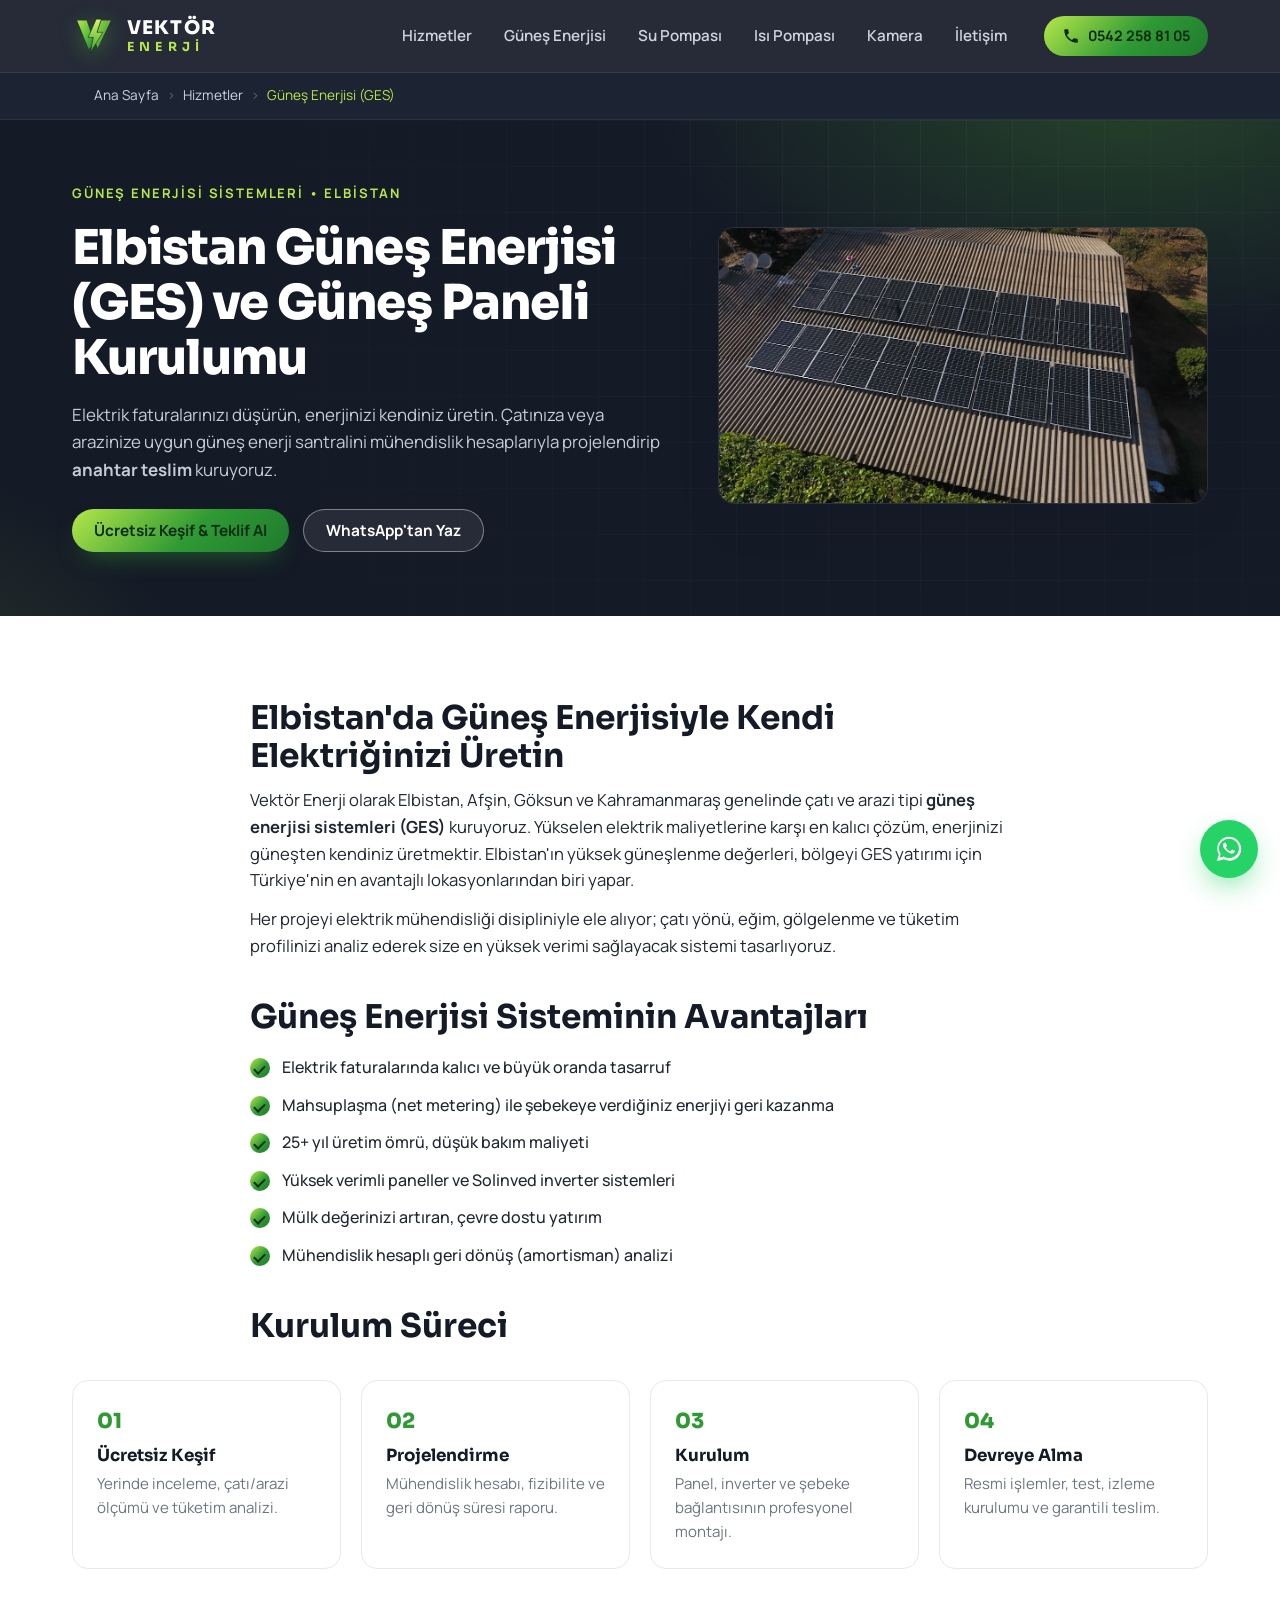
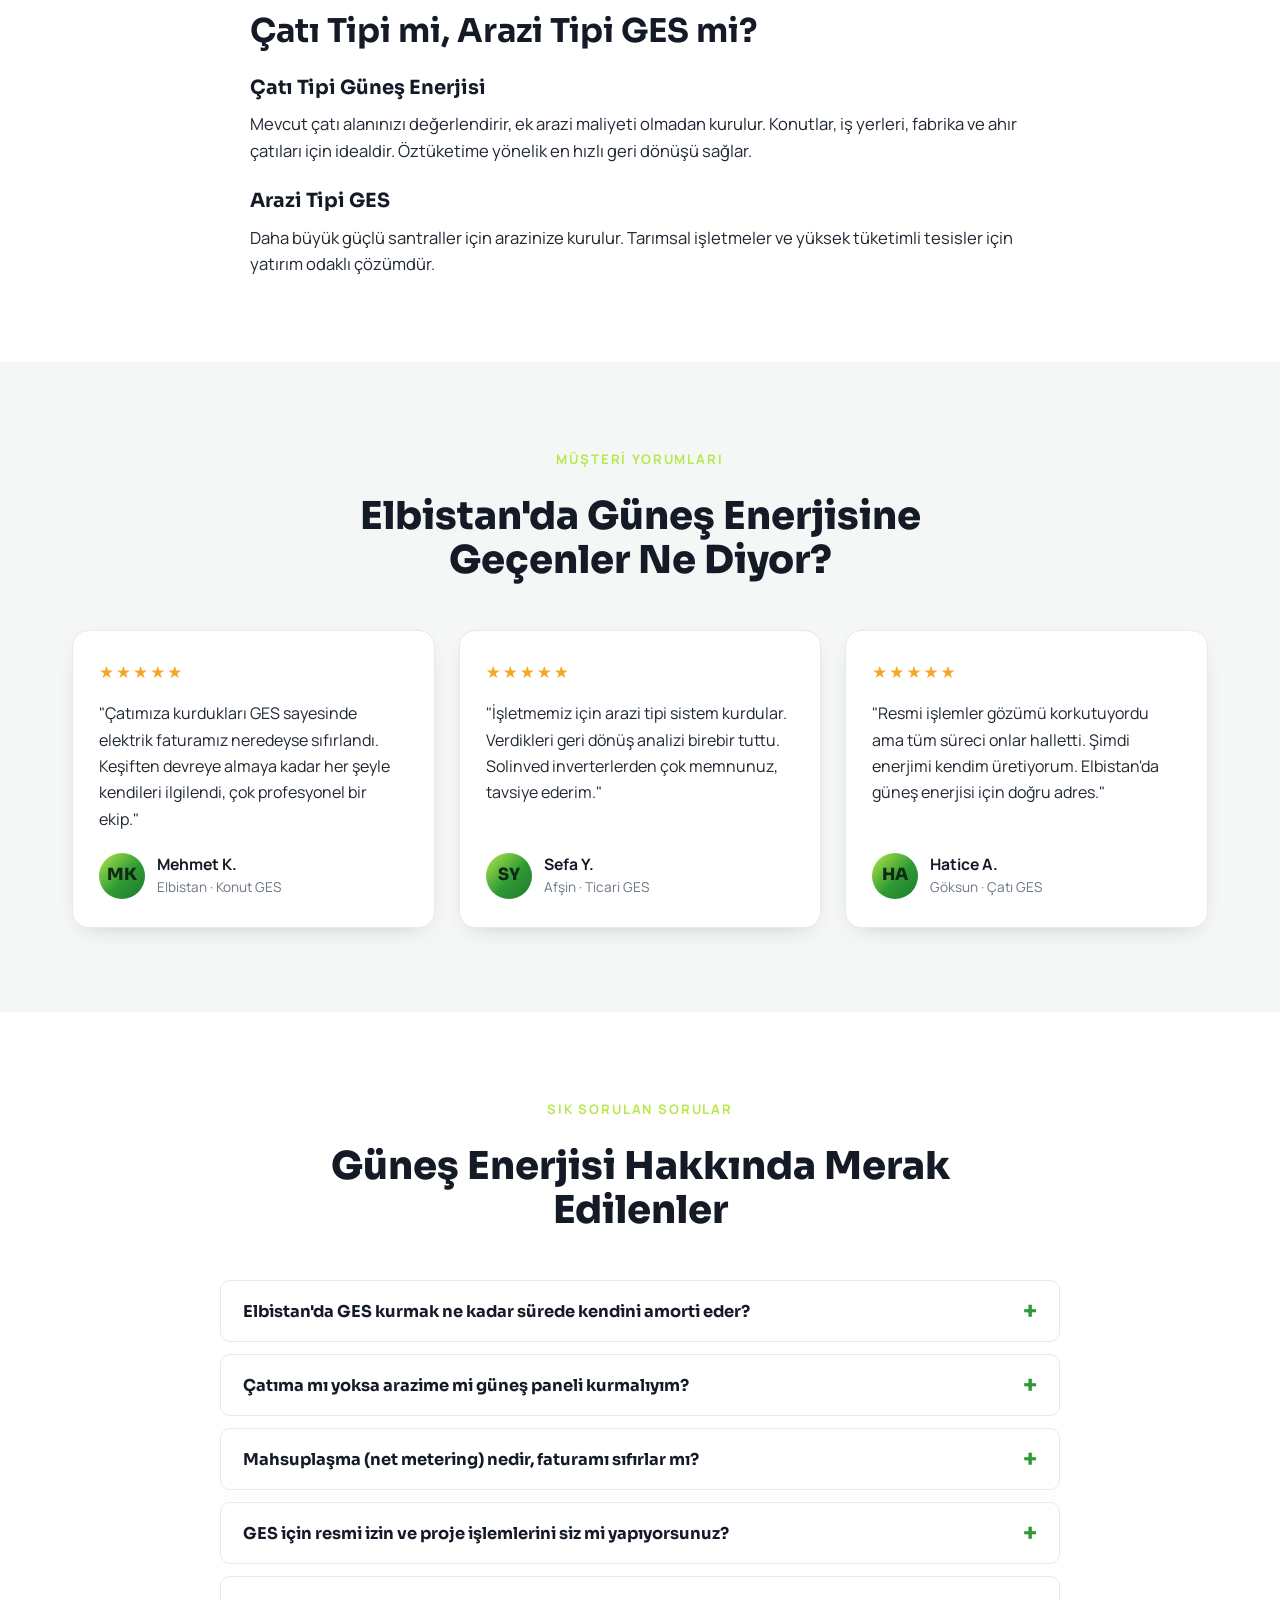
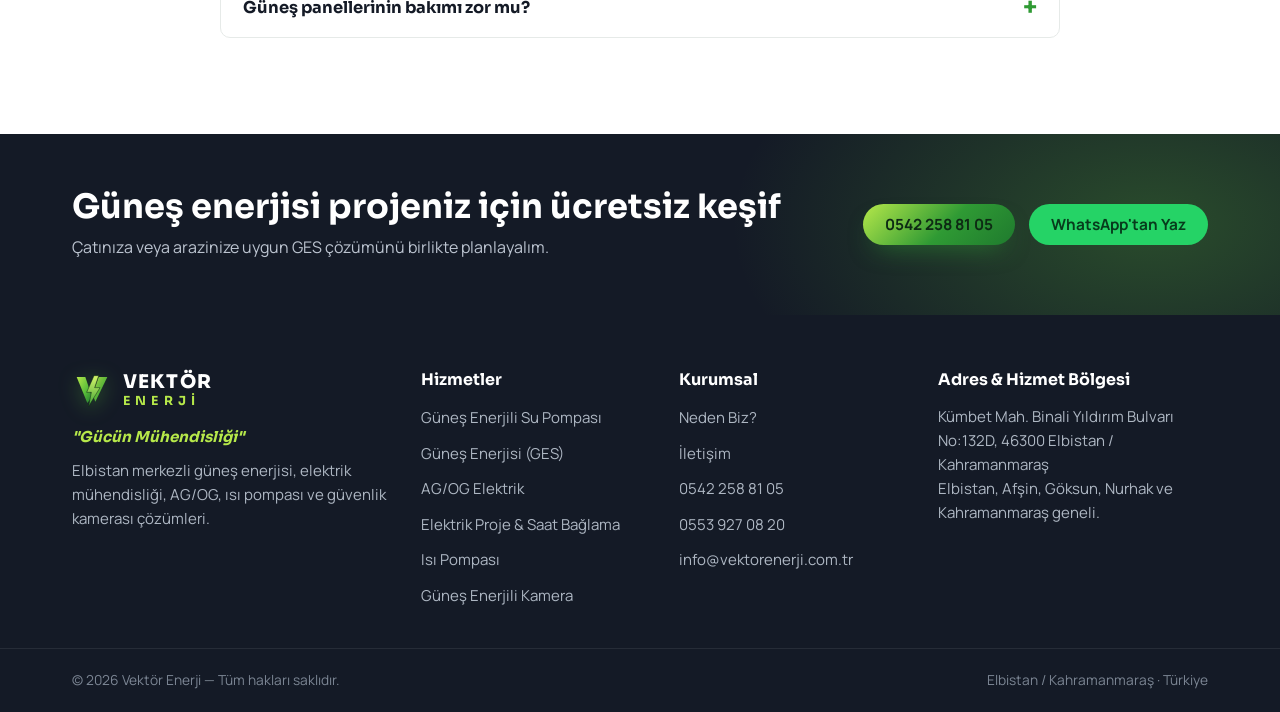
<file: gunes-enerjisi-elbistan.html>
<!DOCTYPE html>
<html lang="tr">
<head>
<meta charset="UTF-8" />
<meta name="viewport" content="width=device-width, initial-scale=1.0" />
<meta name="theme-color" content="#141a26" />

<!-- Primary SEO -->
<title>Elbistan Güneş Enerjisi Sistemleri (GES) Kurulumu | Vektör Enerji</title>
<meta name="description" content="Elbistan'da çatı ve arazi tipi güneş enerjisi sistemleri (GES) kurulumu. Mühendislik hesaplı projelendirme, Solinved inverter, şebeke bağlantısı ve mahsuplaşma dahil anahtar teslim güneş paneli kurulumu. Ücretsiz keşif ☎ 0542 258 81 05" />
<meta name="keywords" content="Elbistan güneş enerjisi, Elbistan GES, Elbistan güneş paneli, Elbistan solar, çatı güneş enerjisi Elbistan, arazi GES Kahramanmaraş, güneş enerji santrali Elbistan, mahsuplaşma, öztüketim" />
<meta name="robots" content="index, follow, max-image-preview:large" />
<link rel="canonical" href="https://www.vektorenerji.com.tr/gunes-enerjisi-elbistan.html" />

<!-- Geo / Local SEO -->
<meta name="geo.region" content="TR-46" />
<meta name="geo.placename" content="Elbistan, Kahramanmaraş" />
<meta name="geo.position" content="38.2055;37.1959" />
<meta name="ICBM" content="38.2055, 37.1959" />

<!-- Open Graph -->
<meta property="og:type" content="website" />
<meta property="og:locale" content="tr_TR" />
<meta property="og:site_name" content="Vektör Enerji" />
<meta property="og:title" content="Elbistan Güneş Enerjisi Sistemleri (GES) Kurulumu | Vektör Enerji" />
<meta property="og:description" content="Çatı ve arazi tipi güneş enerji santrali kurulumu, fizibilite, mühendislik ve şebeke bağlantısı dahil anahtar teslim çözümler. Elbistan / Kahramanmaraş." />
<meta property="og:url" content="https://www.vektorenerji.com.tr/gunes-enerjisi-elbistan.html" />
<meta property="og:image" content="https://www.vektorenerji.com.tr/assets/hizmet-gunes-paneli.jpg" />

<!-- Twitter -->
<meta name="twitter:card" content="summary_large_image" />
<meta name="twitter:title" content="Elbistan Güneş Enerjisi (GES) Kurulumu | Vektör Enerji" />
<meta name="twitter:description" content="Mühendislik hesaplı, anahtar teslim güneş paneli ve GES kurulumu — Elbistan / Kahramanmaraş." />
<meta name="twitter:image" content="https://www.vektorenerji.com.tr/assets/hizmet-gunes-paneli.jpg" />

<link rel="icon" type="image/svg+xml" href="assets/favicon.svg" />
<link rel="apple-touch-icon" href="assets/favicon.svg" />
<link rel="manifest" href="site.webmanifest" />

<!-- Fonts -->
<link rel="preconnect" href="https://fonts.googleapis.com" />
<link rel="preconnect" href="https://fonts.gstatic.com" crossorigin />
<link href="https://fonts.googleapis.com/css2?family=Manrope:wght@400;500;600;700;800&family=Sora:wght@600;700;800&display=swap" rel="stylesheet" />

<link rel="stylesheet" href="styles.css" />

<!-- Structured Data: Service -->
<script type="application/ld+json">
{
  "@context": "https://schema.org",
  "@type": "Service",
  "serviceType": "Güneş Enerjisi Sistemleri (GES) Kurulumu",
  "name": "Elbistan Güneş Enerjisi Sistemleri (GES) Kurulumu",
  "description": "Çatı ve arazi tipi güneş enerji santrali kurulumu, fizibilite, mühendislik, şebeke bağlantısı ve mahsuplaşma dahil anahtar teslim güneş enerjisi çözümleri.",
  "url": "https://www.vektorenerji.com.tr/gunes-enerjisi-elbistan.html",
  "areaServed": [
    { "@type": "City", "name": "Elbistan" },
    { "@type": "City", "name": "Afşin" },
    { "@type": "City", "name": "Göksun" },
    { "@type": "AdministrativeArea", "name": "Kahramanmaraş" }
  ],
  "provider": {
    "@type": "ElectricalContractor",
    "name": "Vektör Enerji",
    "telephone": "+905422588105",
    "url": "https://www.vektorenerji.com.tr/",
    "address": {
      "@type": "PostalAddress",
      "streetAddress": "Kümbet Mah. Binali Yıldırım Bulvarı No:132D",
      "addressLocality": "Elbistan",
      "addressRegion": "Kahramanmaraş",
      "postalCode": "46300",
      "addressCountry": "TR"
    }
  }
}
</script>

<!-- Structured Data: Breadcrumb -->
<script type="application/ld+json">
{
  "@context": "https://schema.org",
  "@type": "BreadcrumbList",
  "itemListElement": [
    { "@type": "ListItem", "position": 1, "name": "Ana Sayfa", "item": "https://www.vektorenerji.com.tr/" },
    { "@type": "ListItem", "position": 2, "name": "Hizmetler", "item": "https://www.vektorenerji.com.tr/#hizmetler" },
    { "@type": "ListItem", "position": 3, "name": "Güneş Enerjisi (GES)", "item": "https://www.vektorenerji.com.tr/gunes-enerjisi-elbistan.html" }
  ]
}
</script>

<!-- Structured Data: FAQPage -->
<script type="application/ld+json">
{
  "@context": "https://schema.org",
  "@type": "FAQPage",
  "mainEntity": [
    {
      "@type": "Question",
      "name": "Elbistan'da güneş enerjisi sistemi (GES) kurmak ne kadar sürede kendini amorti eder?",
      "acceptedAnswer": { "@type": "Answer", "text": "Tüketim profilinize, sistem gücüne ve mahsuplaşma durumuna göre değişmekle birlikte, doğru projelendirilen bir GES genellikle 4–7 yıl içinde kendini amorti eder ve paneller 25+ yıl üretime devam eder. Ücretsiz keşifte size özel geri ödeme süresi analizi çıkarıyoruz." }
    },
    {
      "@type": "Question",
      "name": "Çatıma mı yoksa arazime mi güneş paneli kurmalıyım?",
      "acceptedAnswer": { "@type": "Answer", "text": "Çatı tipi GES, mevcut çatı alanını değerlendirerek ek arazi maliyeti olmadan kurulur ve meskenler ile iş yerleri için idealdir. Arazi tipi GES ise daha büyük güçlü santraller için uygundur. Keşif sırasında çatı yönü, eğim ve gölgelenme analiz edilerek en verimli seçenek belirlenir." }
    },
    {
      "@type": "Question",
      "name": "Mahsuplaşma (net metering) nedir, faturamı sıfırlar mı?",
      "acceptedAnswer": { "@type": "Answer", "text": "Mahsuplaşmada gündüz ürettiğiniz fazla enerji şebekeye verilir ve tükettiğiniz enerjiden düşülür. Doğru boyutlandırılmış bir sistemle yıllık elektrik maliyetinizi büyük ölçüde, çoğu durumda neredeyse sıfıra indirmek mümkündür." }
    },
    {
      "@type": "Question",
      "name": "GES kurulumu için resmi izin ve proje işlemlerini siz mi yapıyorsunuz?",
      "acceptedAnswer": { "@type": "Answer", "text": "Evet. Vektör Enerji olarak fizibiliteden başvuruya, proje onayından şebeke bağlantısına ve devreye almaya kadar tüm resmi süreci anahtar teslim olarak biz yönetiyoruz." }
    },
    {
      "@type": "Question",
      "name": "Güneş panellerinin bakımı zor mu?",
      "acceptedAnswer": { "@type": "Answer", "text": "Hayır. Güneş panelleri hareketli parça içermez; periyodik temizlik ve yılda bir genel kontrol yeterlidir. Sistem performansını uzaktan izleyebilir, arıza durumunda yerinde teknik servis sağlıyoruz." }
    }
  ]
}
</script>
</head>
<body>

<a class="skip-link" href="#main">İçeriğe geç</a>

<!-- HEADER -->
<header class="site-header" id="top">
  <div class="container header-inner">
    <a href="index.html" class="brand" aria-label="Vektör Enerji ana sayfa">
      <img src="assets/logo.svg" alt="Vektör Enerji logo" class="brand-logo" width="44" height="44" />
      <span class="brand-text"><strong>VEKTÖR</strong><span class="brand-accent">ENERJİ</span></span>
    </a>
    <nav class="main-nav" id="nav" aria-label="Ana menü">
      <a href="index.html#hizmetler">Hizmetler</a>
      <a href="gunes-enerjisi-elbistan.html">Güneş Enerjisi</a>
      <a href="gunes-enerjili-su-pompasi-elbistan.html">Su Pompası</a>
      <a href="isi-pompasi-elbistan.html">Isı Pompası</a>
      <a href="gunes-enerjili-kamera-elbistan.html">Kamera</a>
      <a href="index.html#iletisim">İletişim</a>
    </nav>
    <a href="tel:+905422588105" class="btn btn-phone" aria-label="Telefon ile ara">
      <svg viewBox="0 0 24 24" width="18" height="18" aria-hidden="true"><path fill="currentColor" d="M6.6 10.8c1.4 2.8 3.8 5.1 6.6 6.6l2.2-2.2c.3-.3.7-.4 1-.2 1.2.4 2.4.6 3.7.6.6 0 1 .4 1 1V20c0 .6-.4 1-1 1C10.5 21 3 13.5 3 4c0-.6.4-1 1-1h3.5c.6 0 1 .4 1 1 0 1.3.2 2.5.6 3.7.1.4 0 .8-.3 1z"/></svg>
      <span>0542 258 81 05</span>
    </a>
    <button class="nav-toggle" id="navToggle" aria-label="Menüyü aç/kapat" aria-expanded="false" aria-controls="nav">
      <span></span><span></span><span></span>
    </button>
  </div>
</header>

<!-- BREADCRUMB -->
<nav class="breadcrumb" aria-label="Sayfa yolu">
  <div class="container">
    <ol>
      <li><a href="index.html">Ana Sayfa</a></li>
      <li><a href="index.html#hizmetler">Hizmetler</a></li>
      <li><span aria-current="page">Güneş Enerjisi (GES)</span></li>
    </ol>
  </div>
</nav>

<main id="main">

  <!-- PAGE HERO -->
  <section class="page-hero">
    <div class="hero-bg" aria-hidden="true"></div>
    <div class="container page-hero-inner">
      <div>
        <span class="eyebrow">Güneş Enerjisi Sistemleri • Elbistan</span>
        <h1>Elbistan Güneş Enerjisi (GES) ve Güneş Paneli Kurulumu</h1>
        <p class="lead">Elektrik faturalarınızı düşürün, enerjinizi kendiniz üretin. Çatınıza veya arazinize uygun güneş enerji santralini mühendislik hesaplarıyla projelendirip <strong>anahtar teslim</strong> kuruyoruz.</p>
        <div class="page-hero-actions">
          <a href="index.html#iletisim" class="btn btn-primary">Ücretsiz Keşif & Teklif Al</a>
          <a href="https://wa.me/905422588105" class="btn btn-ghost" target="_blank" rel="noopener">WhatsApp'tan Yaz</a>
        </div>
      </div>
      <div class="page-hero-media">
        <img src="assets/hizmet-gunes-paneli.jpg" alt="Elbistan çatı üstü güneş paneli (GES) kurulumu - Vektör Enerji" width="600" height="420" loading="eager" />
      </div>
    </div>
  </section>

  <!-- İÇERİK -->
  <section class="section">
    <div class="container">
      <article class="prose">
        <h2>Elbistan'da Güneş Enerjisiyle Kendi Elektriğinizi Üretin</h2>
        <p>Vektör Enerji olarak Elbistan, Afşin, Göksun ve Kahramanmaraş genelinde çatı ve arazi tipi <strong>güneş enerjisi sistemleri (GES)</strong> kuruyoruz. Yükselen elektrik maliyetlerine karşı en kalıcı çözüm, enerjinizi güneşten kendiniz üretmektir. Elbistan'ın yüksek güneşlenme değerleri, bölgeyi GES yatırımı için Türkiye'nin en avantajlı lokasyonlarından biri yapar.</p>
        <p>Her projeyi elektrik mühendisliği disipliniyle ele alıyor; çatı yönü, eğim, gölgelenme ve tüketim profilinizi analiz ederek size en yüksek verimi sağlayacak sistemi tasarlıyoruz.</p>

        <h2>Güneş Enerjisi Sisteminin Avantajları</h2>
        <ul>
          <li>Elektrik faturalarında kalıcı ve büyük oranda tasarruf</li>
          <li>Mahsuplaşma (net metering) ile şebekeye verdiğiniz enerjiyi geri kazanma</li>
          <li>25+ yıl üretim ömrü, düşük bakım maliyeti</li>
          <li>Yüksek verimli paneller ve Solinved inverter sistemleri</li>
          <li>Mülk değerinizi artıran, çevre dostu yatırım</li>
          <li>Mühendislik hesaplı geri dönüş (amortisman) analizi</li>
        </ul>

        <h2>Kurulum Süreci</h2>
      </article>

      <div class="container" style="padding:0">
        <div class="steps">
          <div class="step"><span class="step-num">01</span><h3>Ücretsiz Keşif</h3><p>Yerinde inceleme, çatı/arazi ölçümü ve tüketim analizi.</p></div>
          <div class="step"><span class="step-num">02</span><h3>Projelendirme</h3><p>Mühendislik hesabı, fizibilite ve geri dönüş süresi raporu.</p></div>
          <div class="step"><span class="step-num">03</span><h3>Kurulum</h3><p>Panel, inverter ve şebeke bağlantısının profesyonel montajı.</p></div>
          <div class="step"><span class="step-num">04</span><h3>Devreye Alma</h3><p>Resmi işlemler, test, izleme kurulumu ve garantili teslim.</p></div>
        </div>
      </div>

      <article class="prose" style="margin-top:44px">
        <h2>Çatı Tipi mi, Arazi Tipi GES mi?</h2>
        <h3>Çatı Tipi Güneş Enerjisi</h3>
        <p>Mevcut çatı alanınızı değerlendirir, ek arazi maliyeti olmadan kurulur. Konutlar, iş yerleri, fabrika ve ahır çatıları için idealdir. Öztüketime yönelik en hızlı geri dönüşü sağlar.</p>
        <h3>Arazi Tipi GES</h3>
        <p>Daha büyük güçlü santraller için arazinize kurulur. Tarımsal işletmeler ve yüksek tüketimli tesisler için yatırım odaklı çözümdür.</p>
      </article>
    </div>
  </section>

  <!-- YORUMLAR -->
  <section class="section section-alt">
    <div class="container">
      <header class="section-head">
        <span class="eyebrow">Müşteri Yorumları</span>
        <h2>Elbistan'da Güneş Enerjisine Geçenler Ne Diyor?</h2>
      </header>
      <div class="reviews-grid">
        <div class="review-card">
          <div class="review-stars" aria-label="5 üzerinden 5 yıldız">★★★★★</div>
          <p class="review-text">"Çatımıza kurdukları GES sayesinde elektrik faturamız neredeyse sıfırlandı. Keşiften devreye almaya kadar her şeyle kendileri ilgilendi, çok profesyonel bir ekip."</p>
          <div class="review-author"><span class="review-avatar">MK</span><div><div class="review-name">Mehmet K.</div><div class="review-role">Elbistan · Konut GES</div></div></div>
        </div>
        <div class="review-card">
          <div class="review-stars" aria-label="5 üzerinden 5 yıldız">★★★★★</div>
          <p class="review-text">"İşletmemiz için arazi tipi sistem kurdular. Verdikleri geri dönüş analizi birebir tuttu. Solinved inverterlerden çok memnunuz, tavsiye ederim."</p>
          <div class="review-author"><span class="review-avatar">SY</span><div><div class="review-name">Sefa Y.</div><div class="review-role">Afşin · Ticari GES</div></div></div>
        </div>
        <div class="review-card">
          <div class="review-stars" aria-label="5 üzerinden 5 yıldız">★★★★★</div>
          <p class="review-text">"Resmi işlemler gözümü korkutuyordu ama tüm süreci onlar halletti. Şimdi enerjimi kendim üretiyorum. Elbistan'da güneş enerjisi için doğru adres."</p>
          <div class="review-author"><span class="review-avatar">HA</span><div><div class="review-name">Hatice A.</div><div class="review-role">Göksun · Çatı GES</div></div></div>
        </div>
      </div>
    </div>
  </section>

  <!-- SSS -->
  <section class="section">
    <div class="container">
      <header class="section-head">
        <span class="eyebrow">Sık Sorulan Sorular</span>
        <h2>Güneş Enerjisi Hakkında Merak Edilenler</h2>
      </header>
      <div class="faq">
        <div class="faq-item">
          <button class="faq-q" aria-expanded="false">Elbistan'da GES kurmak ne kadar sürede kendini amorti eder?</button>
          <div class="faq-a"><p>Tüketim profilinize, sistem gücüne ve mahsuplaşma durumuna göre değişmekle birlikte, doğru projelendirilen bir GES genellikle 4–7 yıl içinde kendini amorti eder ve paneller 25+ yıl üretime devam eder. Ücretsiz keşifte size özel geri ödeme süresi analizi çıkarıyoruz.</p></div>
        </div>
        <div class="faq-item">
          <button class="faq-q" aria-expanded="false">Çatıma mı yoksa arazime mi güneş paneli kurmalıyım?</button>
          <div class="faq-a"><p>Çatı tipi GES, mevcut çatı alanını değerlendirerek ek arazi maliyeti olmadan kurulur ve meskenler ile iş yerleri için idealdir. Arazi tipi GES ise daha büyük güçlü santraller için uygundur. Keşif sırasında çatı yönü, eğim ve gölgelenme analiz edilerek en verimli seçenek belirlenir.</p></div>
        </div>
        <div class="faq-item">
          <button class="faq-q" aria-expanded="false">Mahsuplaşma (net metering) nedir, faturamı sıfırlar mı?</button>
          <div class="faq-a"><p>Mahsuplaşmada gündüz ürettiğiniz fazla enerji şebekeye verilir ve tükettiğiniz enerjiden düşülür. Doğru boyutlandırılmış bir sistemle yıllık elektrik maliyetinizi büyük ölçüde, çoğu durumda neredeyse sıfıra indirmek mümkündür.</p></div>
        </div>
        <div class="faq-item">
          <button class="faq-q" aria-expanded="false">GES için resmi izin ve proje işlemlerini siz mi yapıyorsunuz?</button>
          <div class="faq-a"><p>Evet. Fizibiliteden başvuruya, proje onayından şebeke bağlantısına ve devreye almaya kadar tüm resmi süreci anahtar teslim olarak biz yönetiyoruz.</p></div>
        </div>
        <div class="faq-item">
          <button class="faq-q" aria-expanded="false">Güneş panellerinin bakımı zor mu?</button>
          <div class="faq-a"><p>Hayır. Güneş panelleri hareketli parça içermez; periyodik temizlik ve yılda bir genel kontrol yeterlidir. Sistem performansını uzaktan izleyebilir, arıza durumunda yerinde teknik servis sağlıyoruz.</p></div>
        </div>
      </div>
    </div>
  </section>

  <!-- CTA -->
  <section class="cta-band">
    <div class="container cta-inner">
      <div>
        <h2>Güneş enerjisi projeniz için ücretsiz keşif</h2>
        <p>Çatınıza veya arazinize uygun GES çözümünü birlikte planlayalım.</p>
      </div>
      <div class="cta-actions">
        <a href="tel:+905422588105" class="btn btn-primary">0542 258 81 05</a>
        <a href="https://wa.me/905422588105" class="btn btn-wa" target="_blank" rel="noopener">WhatsApp'tan Yaz</a>
      </div>
    </div>
  </section>

</main>

<!-- FOOTER -->
<footer class="site-footer">
  <div class="container footer-grid">
    <div class="footer-brand">
      <a href="index.html" class="brand">
        <img src="assets/logo.svg" alt="Vektör Enerji logo" class="brand-logo" width="40" height="40" />
        <span class="brand-text"><strong>VEKTÖR</strong><span class="brand-accent">ENERJİ</span></span>
      </a>
      <p class="footer-slogan">"Gücün Mühendisliği"</p>
      <p>Elbistan merkezli güneş enerjisi, elektrik mühendisliği, AG/OG, ısı pompası ve güvenlik kamerası çözümleri.</p>
    </div>
    <div class="footer-col">
      <h4>Hizmetler</h4>
      <ul>
        <li><a href="gunes-enerjili-su-pompasi-elbistan.html">Güneş Enerjili Su Pompası</a></li>
        <li><a href="gunes-enerjisi-elbistan.html">Güneş Enerjisi (GES)</a></li>
        <li><a href="ag-og-elektrik-elbistan.html">AG/OG Elektrik</a></li>
        <li><a href="elektrik-proje-cizimi-elbistan.html">Elektrik Proje & Saat Bağlama</a></li>
        <li><a href="isi-pompasi-elbistan.html">Isı Pompası</a></li>
        <li><a href="gunes-enerjili-kamera-elbistan.html">Güneş Enerjili Kamera</a></li>
      </ul>
    </div>
    <div class="footer-col">
      <h4>Kurumsal</h4>
      <ul>
        <li><a href="index.html#neden-biz">Neden Biz?</a></li>
        <li><a href="index.html#iletisim">İletişim</a></li>
        <li><a href="tel:+905422588105">0542 258 81 05</a></li>
        <li><a href="tel:+905539270820">0553 927 08 20</a></li>
        <li><a href="mailto:info@vektorenerji.com.tr">info@vektorenerji.com.tr</a></li>
      </ul>
    </div>
    <div class="footer-col">
      <h4>Adres & Hizmet Bölgesi</h4>
      <p>Kümbet Mah. Binali Yıldırım Bulvarı No:132D, 46300 Elbistan / Kahramanmaraş</p>
      <p>Elbistan, Afşin, Göksun, Nurhak ve Kahramanmaraş geneli.</p>
    </div>
  </div>
  <div class="footer-bottom">
    <div class="container">
      <p>© <span id="year"></span> Vektör Enerji — Tüm hakları saklıdır.</p>
      <p>Elbistan / Kahramanmaraş · Türkiye</p>
    </div>
  </div>
</footer>

<a href="https://wa.me/905422588105" class="wa-float" target="_blank" rel="noopener" aria-label="WhatsApp ile iletişime geç">
  <svg viewBox="0 0 32 32" width="30" height="30" aria-hidden="true"><path fill="#fff" d="M16 3C9 3 3.5 8.5 3.5 15.5c0 2.3.6 4.4 1.7 6.3L3 29l7.4-2.1c1.8 1 3.9 1.5 6.1 1.5 7 0 12.5-5.5 12.5-12.5S23 3 16 3zm0 22.7c-1.9 0-3.7-.5-5.3-1.5l-.4-.2-4.4 1.2 1.2-4.3-.3-.4c-1-1.6-1.6-3.5-1.6-5.5C5.4 9.6 10.1 5 16 5s10.6 4.6 10.6 10.5S21.9 25.7 16 25.7zm5.8-7.8c-.3-.2-1.9-.9-2.2-1-.3-.1-.5-.2-.7.2-.2.3-.8 1-1 1.2-.2.2-.4.2-.7.1-.3-.2-1.4-.5-2.6-1.6-1-.9-1.6-1.9-1.8-2.3-.2-.3 0-.5.1-.7l.5-.6c.2-.2.2-.3.3-.5.1-.2 0-.4 0-.6 0-.2-.7-1.7-1-2.3-.3-.6-.5-.5-.7-.5h-.6c-.2 0-.5.1-.8.4-.3.3-1 1-1 2.5s1.1 2.9 1.2 3.1c.2.2 2.1 3.3 5.2 4.6 2.6 1.1 3.1.9 3.7.8.6-.1 1.9-.8 2.2-1.5.3-.7.3-1.4.2-1.5-.1-.2-.3-.2-.6-.4z"/></svg>
</a>

<script src="script.js" defer></script>
</body>
</html>
</file>
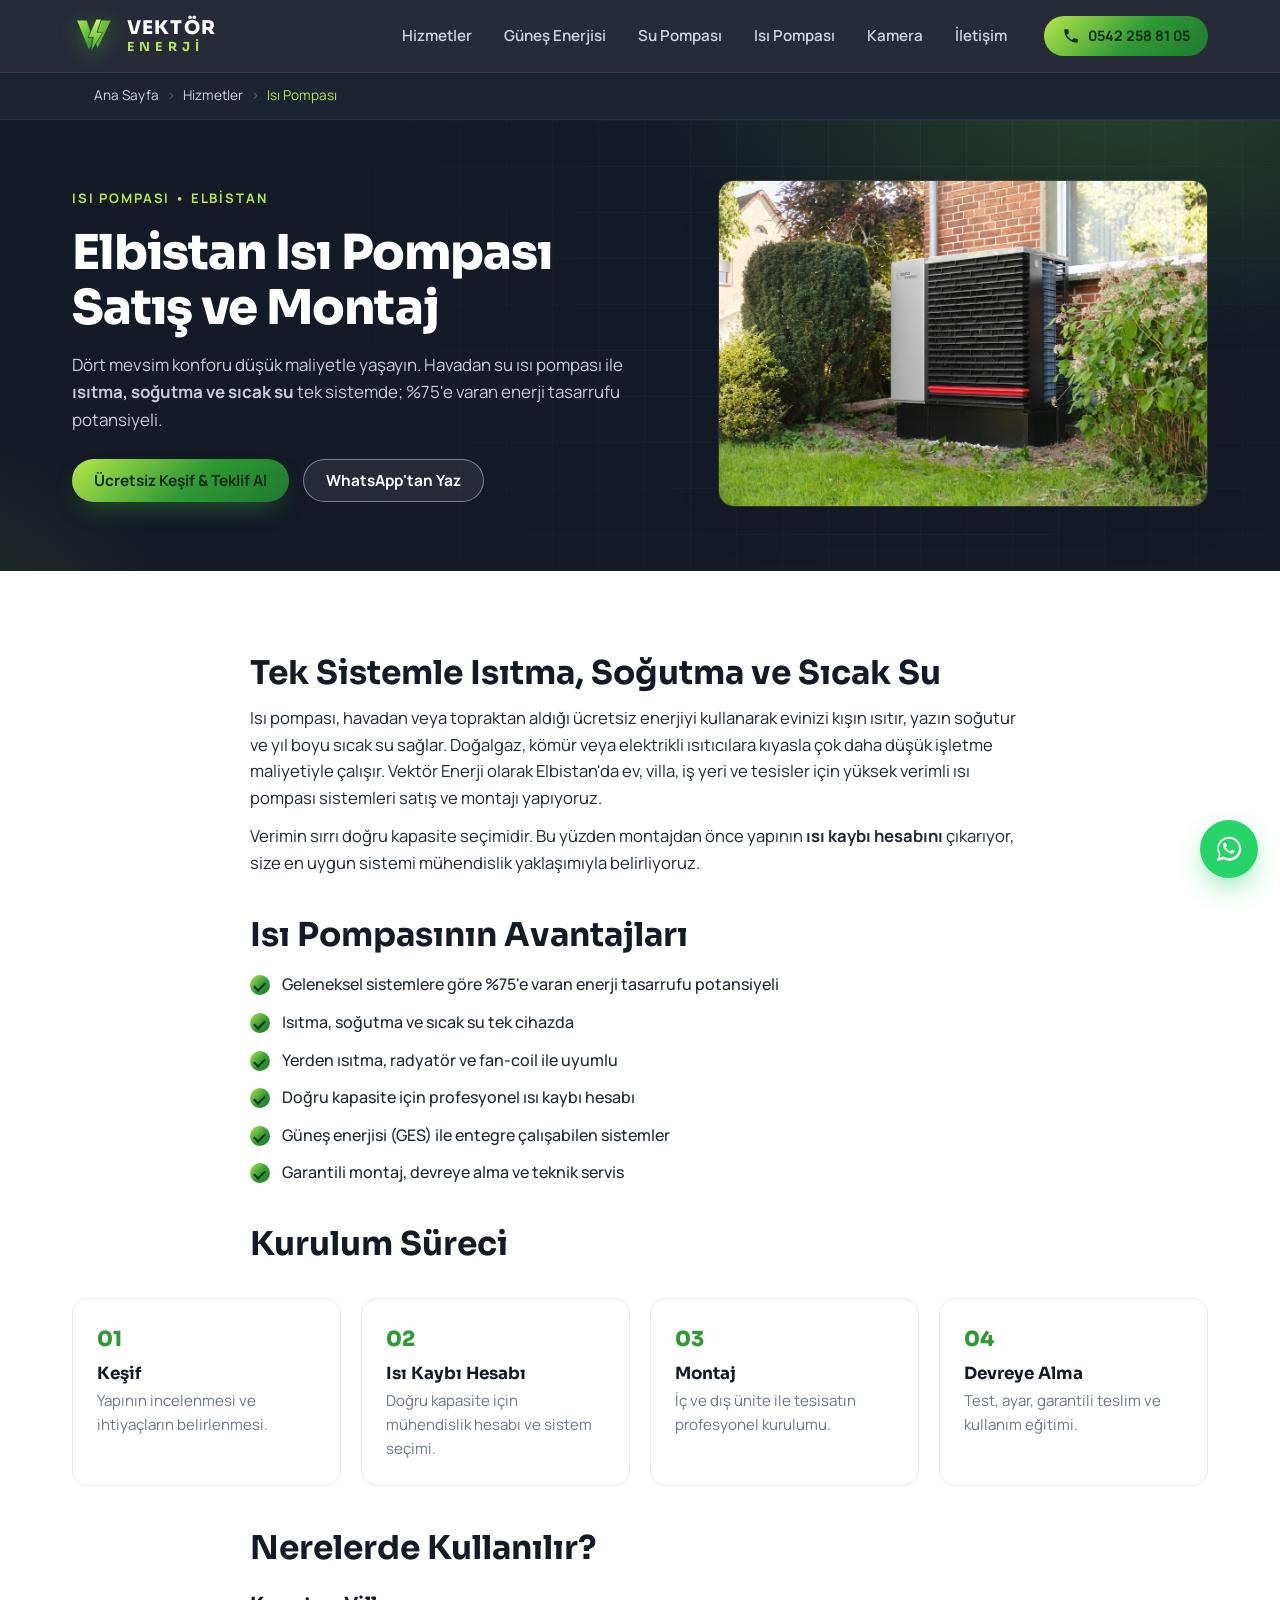
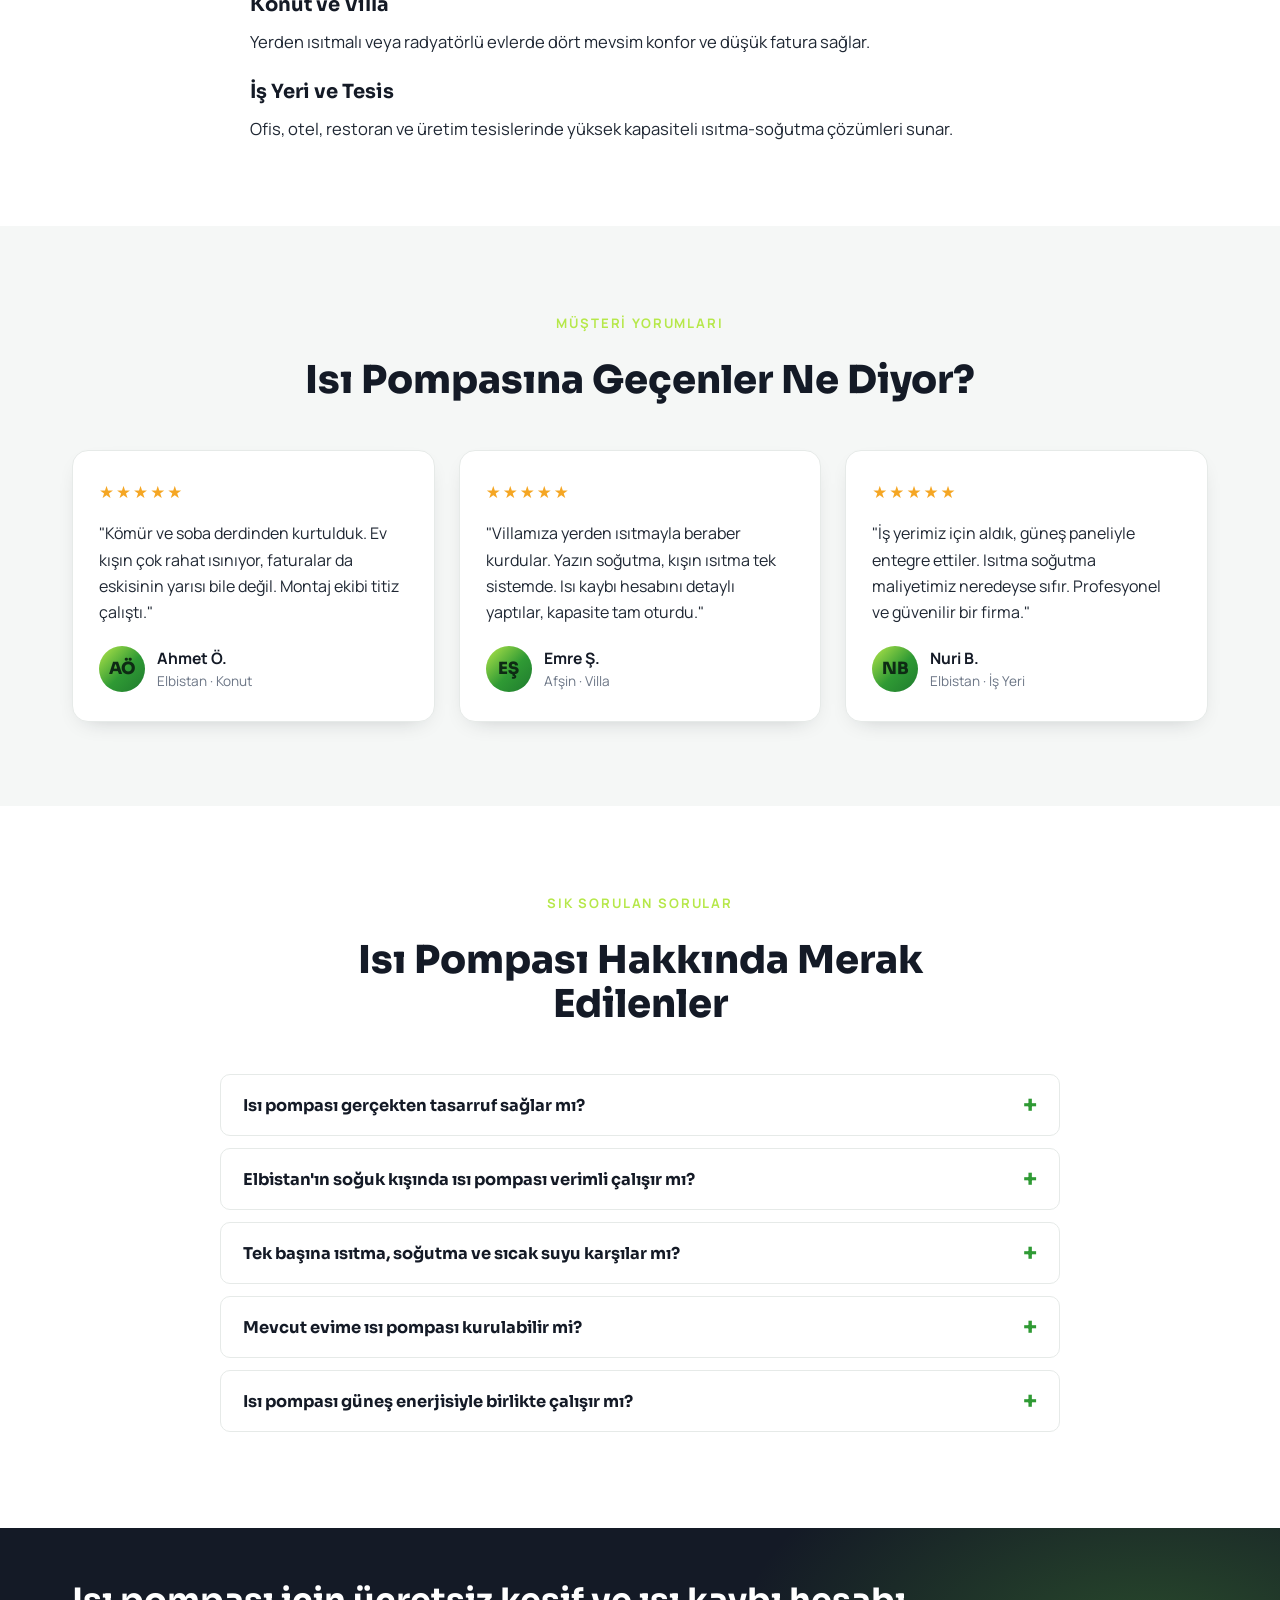
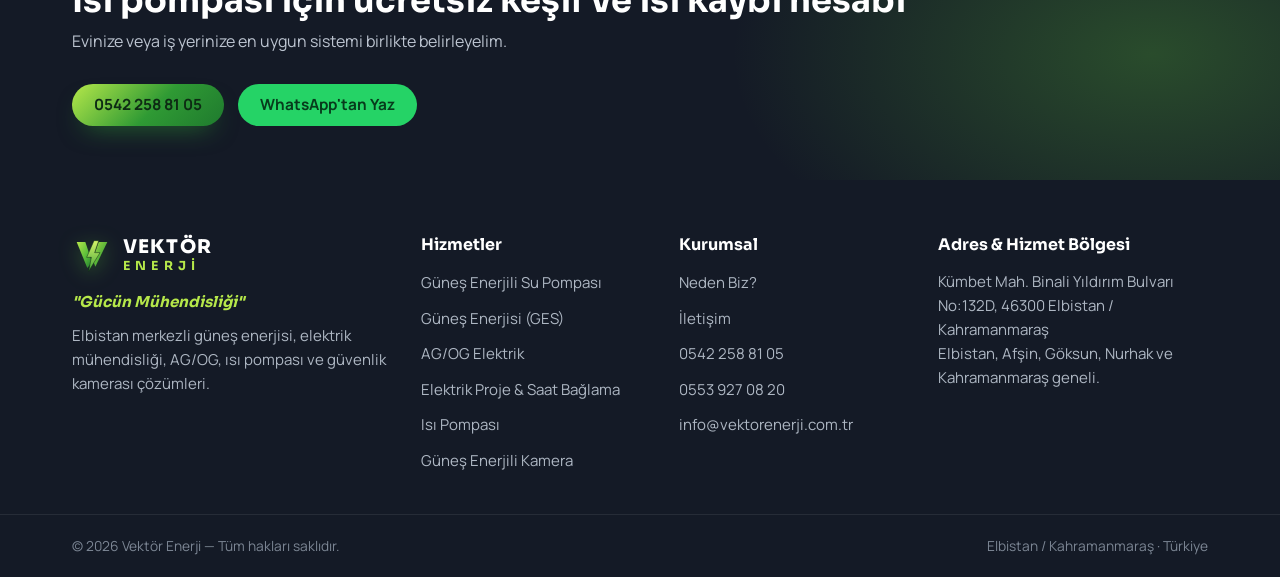
<file: isi-pompasi-elbistan.html>
<!DOCTYPE html>
<html lang="tr">
<head>
<meta charset="UTF-8" />
<meta name="viewport" content="width=device-width, initial-scale=1.0" />
<meta name="theme-color" content="#141a26" />

<!-- Primary SEO -->
<title>Elbistan Isı Pompası Satış ve Montaj | Vektör Enerji</title>
<meta name="description" content="Elbistan'da ısı pompası satış ve montaj. Havadan su ısı pompası ile ısıtma, soğutma ve sıcak su tek sistemde; %75'e varan enerji tasarrufu. Isı kaybı hesabı, doğru kapasite seçimi ve garantili montaj ☎ 0542 258 81 05" />
<meta name="keywords" content="Elbistan ısı pompası, ısı pompası montaj Elbistan, havadan su ısı pompası, Elbistan ısıtma soğutma, yerden ısıtma ısı pompası, Kahramanmaraş ısı pompası, enerji tasarruflu ısıtma" />
<meta name="robots" content="index, follow, max-image-preview:large" />
<link rel="canonical" href="https://www.vektorenerji.com.tr/isi-pompasi-elbistan.html" />

<!-- Geo / Local SEO -->
<meta name="geo.region" content="TR-46" />
<meta name="geo.placename" content="Elbistan, Kahramanmaraş" />
<meta name="geo.position" content="38.2055;37.1959" />
<meta name="ICBM" content="38.2055, 37.1959" />

<!-- Open Graph -->
<meta property="og:type" content="website" />
<meta property="og:locale" content="tr_TR" />
<meta property="og:site_name" content="Vektör Enerji" />
<meta property="og:title" content="Elbistan Isı Pompası Satış ve Montaj | Vektör Enerji" />
<meta property="og:description" content="Havadan su ısı pompası ile ısıtma, soğutma ve sıcak su tek sistemde. Düşük işletme maliyeti, doğru kapasite seçimi ve garantili montaj — Elbistan." />
<meta property="og:url" content="https://www.vektorenerji.com.tr/isi-pompasi-elbistan.html" />
<meta property="og:image" content="https://www.vektorenerji.com.tr/assets/hizmet-isi-pompasi.jpg" />

<!-- Twitter -->
<meta name="twitter:card" content="summary_large_image" />
<meta name="twitter:title" content="Elbistan Isı Pompası Satış ve Montaj | Vektör Enerji" />
<meta name="twitter:description" content="%75'e varan tasarruf — havadan su ısı pompası ile ısıtma, soğutma ve sıcak su." />
<meta name="twitter:image" content="https://www.vektorenerji.com.tr/assets/hizmet-isi-pompasi.jpg" />

<link rel="icon" type="image/svg+xml" href="assets/favicon.svg" />
<link rel="apple-touch-icon" href="assets/favicon.svg" />
<link rel="manifest" href="site.webmanifest" />

<!-- Fonts -->
<link rel="preconnect" href="https://fonts.googleapis.com" />
<link rel="preconnect" href="https://fonts.gstatic.com" crossorigin />
<link href="https://fonts.googleapis.com/css2?family=Manrope:wght@400;500;600;700;800&family=Sora:wght@600;700;800&display=swap" rel="stylesheet" />

<link rel="stylesheet" href="styles.css" />

<!-- Structured Data: Service -->
<script type="application/ld+json">
{
  "@context": "https://schema.org",
  "@type": "Service",
  "serviceType": "Isı Pompası Satış ve Montaj",
  "name": "Elbistan Isı Pompası Satış ve Montaj",
  "description": "Havadan su ısı pompası sistemleri ile ısıtma, soğutma ve sıcak su; ısı kaybı hesabı, doğru kapasite seçimi ve garantili montaj.",
  "url": "https://www.vektorenerji.com.tr/isi-pompasi-elbistan.html",
  "areaServed": [
    { "@type": "City", "name": "Elbistan" },
    { "@type": "City", "name": "Afşin" },
    { "@type": "City", "name": "Göksun" },
    { "@type": "AdministrativeArea", "name": "Kahramanmaraş" }
  ],
  "provider": {
    "@type": "ElectricalContractor",
    "name": "Vektör Enerji",
    "telephone": "+905422588105",
    "url": "https://www.vektorenerji.com.tr/",
    "address": {
      "@type": "PostalAddress",
      "streetAddress": "Kümbet Mah. Binali Yıldırım Bulvarı No:132D",
      "addressLocality": "Elbistan",
      "addressRegion": "Kahramanmaraş",
      "postalCode": "46300",
      "addressCountry": "TR"
    }
  }
}
</script>

<!-- Structured Data: Breadcrumb -->
<script type="application/ld+json">
{
  "@context": "https://schema.org",
  "@type": "BreadcrumbList",
  "itemListElement": [
    { "@type": "ListItem", "position": 1, "name": "Ana Sayfa", "item": "https://www.vektorenerji.com.tr/" },
    { "@type": "ListItem", "position": 2, "name": "Hizmetler", "item": "https://www.vektorenerji.com.tr/#hizmetler" },
    { "@type": "ListItem", "position": 3, "name": "Isı Pompası", "item": "https://www.vektorenerji.com.tr/isi-pompasi-elbistan.html" }
  ]
}
</script>

<!-- Structured Data: FAQPage -->
<script type="application/ld+json">
{
  "@context": "https://schema.org",
  "@type": "FAQPage",
  "mainEntity": [
    {
      "@type": "Question",
      "name": "Isı pompası gerçekten tasarruf sağlar mı?",
      "acceptedAnswer": { "@type": "Answer", "text": "Evet. Isı pompası, havadan veya topraktan aldığı ücretsiz enerjiyi kullanarak doğalgaz, elektrikli ısıtıcı veya kömüre kıyasla çok daha düşük işletme maliyetiyle çalışır. Doğru projelendirildiğinde geleneksel sistemlere göre %75'e varan tasarruf mümkündür." }
    },
    {
      "@type": "Question",
      "name": "Elbistan'ın soğuk kışında ısı pompası verimli çalışır mı?",
      "acceptedAnswer": { "@type": "Answer", "text": "Modern havadan su ısı pompaları düşük sıcaklıklarda da verimli çalışacak şekilde tasarlanmıştır. Doğru kapasite seçimi ve ısı kaybı hesabıyla Elbistan iklim koşullarında dört mevsim konfor sağlanır." }
    },
    {
      "@type": "Question",
      "name": "Isı pompası tek başına ısıtma, soğutma ve sıcak suyu karşılar mı?",
      "acceptedAnswer": { "@type": "Answer", "text": "Evet. Tek bir ısı pompası sistemi kışın ısıtma, yazın soğutma ve yıl boyu kullanım sıcak suyu ihtiyacınızı karşılayabilir. Yerden ısıtma, radyatör ve fan-coil sistemleriyle uyumlu çalışır." }
    },
    {
      "@type": "Question",
      "name": "Mevcut evime ısı pompası kurulabilir mi?",
      "acceptedAnswer": { "@type": "Answer", "text": "Çoğu durumda evet. Mevcut radyatör veya yerden ısıtma tesisatınız değerlendirilir, gerekli kapasite hesaplanır ve uygun çözüm sunulur. Keşifte yapının ısı ihtiyacı ölçülerek net bir öneri çıkarılır." }
    },
    {
      "@type": "Question",
      "name": "Isı pompası güneş enerjisiyle birlikte çalışır mı?",
      "acceptedAnswer": { "@type": "Answer", "text": "Evet. Isı pompasını güneş enerjisi (GES) sistemiyle entegre ederek elektriğinizi de güneşten üretebilir, ısıtma-soğutma maliyetinizi neredeyse sıfıra indirebilirsiniz. Bu konuda anahtar teslim çözüm sunuyoruz." }
    }
  ]
}
</script>
</head>
<body>

<a class="skip-link" href="#main">İçeriğe geç</a>

<header class="site-header" id="top">
  <div class="container header-inner">
    <a href="index.html" class="brand" aria-label="Vektör Enerji ana sayfa">
      <img src="assets/logo.svg" alt="Vektör Enerji logo" class="brand-logo" width="44" height="44" />
      <span class="brand-text"><strong>VEKTÖR</strong><span class="brand-accent">ENERJİ</span></span>
    </a>
    <nav class="main-nav" id="nav" aria-label="Ana menü">
      <a href="index.html#hizmetler">Hizmetler</a>
      <a href="gunes-enerjisi-elbistan.html">Güneş Enerjisi</a>
      <a href="gunes-enerjili-su-pompasi-elbistan.html">Su Pompası</a>
      <a href="isi-pompasi-elbistan.html">Isı Pompası</a>
      <a href="gunes-enerjili-kamera-elbistan.html">Kamera</a>
      <a href="index.html#iletisim">İletişim</a>
    </nav>
    <a href="tel:+905422588105" class="btn btn-phone" aria-label="Telefon ile ara">
      <svg viewBox="0 0 24 24" width="18" height="18" aria-hidden="true"><path fill="currentColor" d="M6.6 10.8c1.4 2.8 3.8 5.1 6.6 6.6l2.2-2.2c.3-.3.7-.4 1-.2 1.2.4 2.4.6 3.7.6.6 0 1 .4 1 1V20c0 .6-.4 1-1 1C10.5 21 3 13.5 3 4c0-.6.4-1 1-1h3.5c.6 0 1 .4 1 1 0 1.3.2 2.5.6 3.7.1.4 0 .8-.3 1z"/></svg>
      <span>0542 258 81 05</span>
    </a>
    <button class="nav-toggle" id="navToggle" aria-label="Menüyü aç/kapat" aria-expanded="false" aria-controls="nav">
      <span></span><span></span><span></span>
    </button>
  </div>
</header>

<nav class="breadcrumb" aria-label="Sayfa yolu">
  <div class="container">
    <ol>
      <li><a href="index.html">Ana Sayfa</a></li>
      <li><a href="index.html#hizmetler">Hizmetler</a></li>
      <li><span aria-current="page">Isı Pompası</span></li>
    </ol>
  </div>
</nav>

<main id="main">

  <section class="page-hero">
    <div class="hero-bg" aria-hidden="true"></div>
    <div class="container page-hero-inner">
      <div>
        <span class="eyebrow">Isı Pompası • Elbistan</span>
        <h1>Elbistan Isı Pompası Satış ve Montaj</h1>
        <p class="lead">Dört mevsim konforu düşük maliyetle yaşayın. Havadan su ısı pompası ile <strong>ısıtma, soğutma ve sıcak su</strong> tek sistemde; %75'e varan enerji tasarrufu potansiyeli.</p>
        <div class="page-hero-actions">
          <a href="index.html#iletisim" class="btn btn-primary">Ücretsiz Keşif & Teklif Al</a>
          <a href="https://wa.me/905422588105" class="btn btn-ghost" target="_blank" rel="noopener">WhatsApp'tan Yaz</a>
        </div>
      </div>
      <div class="page-hero-media">
        <img src="assets/hizmet-isi-pompasi.jpg" alt="Elbistan ısı pompası satış ve montaj - dış ünite kurulumu" width="600" height="420" loading="eager" />
      </div>
    </div>
  </section>

  <section class="section">
    <div class="container">
      <article class="prose">
        <h2>Tek Sistemle Isıtma, Soğutma ve Sıcak Su</h2>
        <p>Isı pompası, havadan veya topraktan aldığı ücretsiz enerjiyi kullanarak evinizi kışın ısıtır, yazın soğutur ve yıl boyu sıcak su sağlar. Doğalgaz, kömür veya elektrikli ısıtıcılara kıyasla çok daha düşük işletme maliyetiyle çalışır. Vektör Enerji olarak Elbistan'da ev, villa, iş yeri ve tesisler için yüksek verimli ısı pompası sistemleri satış ve montajı yapıyoruz.</p>
        <p>Verimin sırrı doğru kapasite seçimidir. Bu yüzden montajdan önce yapının <strong>ısı kaybı hesabını</strong> çıkarıyor, size en uygun sistemi mühendislik yaklaşımıyla belirliyoruz.</p>

        <h2>Isı Pompasının Avantajları</h2>
        <ul>
          <li>Geleneksel sistemlere göre %75'e varan enerji tasarrufu potansiyeli</li>
          <li>Isıtma, soğutma ve sıcak su tek cihazda</li>
          <li>Yerden ısıtma, radyatör ve fan-coil ile uyumlu</li>
          <li>Doğru kapasite için profesyonel ısı kaybı hesabı</li>
          <li>Güneş enerjisi (GES) ile entegre çalışabilen sistemler</li>
          <li>Garantili montaj, devreye alma ve teknik servis</li>
        </ul>

        <h2>Kurulum Süreci</h2>
      </article>

      <div class="container" style="padding:0">
        <div class="steps">
          <div class="step"><span class="step-num">01</span><h3>Keşif</h3><p>Yapının incelenmesi ve ihtiyaçların belirlenmesi.</p></div>
          <div class="step"><span class="step-num">02</span><h3>Isı Kaybı Hesabı</h3><p>Doğru kapasite için mühendislik hesabı ve sistem seçimi.</p></div>
          <div class="step"><span class="step-num">03</span><h3>Montaj</h3><p>İç ve dış ünite ile tesisatın profesyonel kurulumu.</p></div>
          <div class="step"><span class="step-num">04</span><h3>Devreye Alma</h3><p>Test, ayar, garantili teslim ve kullanım eğitimi.</p></div>
        </div>
      </div>

      <article class="prose" style="margin-top:44px">
        <h2>Nerelerde Kullanılır?</h2>
        <h3>Konut ve Villa</h3>
        <p>Yerden ısıtmalı veya radyatörlü evlerde dört mevsim konfor ve düşük fatura sağlar.</p>
        <h3>İş Yeri ve Tesis</h3>
        <p>Ofis, otel, restoran ve üretim tesislerinde yüksek kapasiteli ısıtma-soğutma çözümleri sunar.</p>
      </article>
    </div>
  </section>

  <section class="section section-alt">
    <div class="container">
      <header class="section-head">
        <span class="eyebrow">Müşteri Yorumları</span>
        <h2>Isı Pompasına Geçenler Ne Diyor?</h2>
      </header>
      <div class="reviews-grid">
        <div class="review-card">
          <div class="review-stars" aria-label="5 üzerinden 5 yıldız">★★★★★</div>
          <p class="review-text">"Kömür ve soba derdinden kurtulduk. Ev kışın çok rahat ısınıyor, faturalar da eskisinin yarısı bile değil. Montaj ekibi titiz çalıştı."</p>
          <div class="review-author"><span class="review-avatar">AÖ</span><div><div class="review-name">Ahmet Ö.</div><div class="review-role">Elbistan · Konut</div></div></div>
        </div>
        <div class="review-card">
          <div class="review-stars" aria-label="5 üzerinden 5 yıldız">★★★★★</div>
          <p class="review-text">"Villamıza yerden ısıtmayla beraber kurdular. Yazın soğutma, kışın ısıtma tek sistemde. Isı kaybı hesabını detaylı yaptılar, kapasite tam oturdu."</p>
          <div class="review-author"><span class="review-avatar">EŞ</span><div><div class="review-name">Emre Ş.</div><div class="review-role">Afşin · Villa</div></div></div>
        </div>
        <div class="review-card">
          <div class="review-stars" aria-label="5 üzerinden 5 yıldız">★★★★★</div>
          <p class="review-text">"İş yerimiz için aldık, güneş paneliyle entegre ettiler. Isıtma soğutma maliyetimiz neredeyse sıfır. Profesyonel ve güvenilir bir firma."</p>
          <div class="review-author"><span class="review-avatar">NB</span><div><div class="review-name">Nuri B.</div><div class="review-role">Elbistan · İş Yeri</div></div></div>
        </div>
      </div>
    </div>
  </section>

  <section class="section">
    <div class="container">
      <header class="section-head">
        <span class="eyebrow">Sık Sorulan Sorular</span>
        <h2>Isı Pompası Hakkında Merak Edilenler</h2>
      </header>
      <div class="faq">
        <div class="faq-item">
          <button class="faq-q" aria-expanded="false">Isı pompası gerçekten tasarruf sağlar mı?</button>
          <div class="faq-a"><p>Evet. Isı pompası, havadan veya topraktan aldığı ücretsiz enerjiyi kullanarak doğalgaz, elektrikli ısıtıcı veya kömüre kıyasla çok daha düşük işletme maliyetiyle çalışır. Doğru projelendirildiğinde geleneksel sistemlere göre %75'e varan tasarruf mümkündür.</p></div>
        </div>
        <div class="faq-item">
          <button class="faq-q" aria-expanded="false">Elbistan'ın soğuk kışında ısı pompası verimli çalışır mı?</button>
          <div class="faq-a"><p>Modern havadan su ısı pompaları düşük sıcaklıklarda da verimli çalışacak şekilde tasarlanmıştır. Doğru kapasite seçimi ve ısı kaybı hesabıyla Elbistan iklim koşullarında dört mevsim konfor sağlanır.</p></div>
        </div>
        <div class="faq-item">
          <button class="faq-q" aria-expanded="false">Tek başına ısıtma, soğutma ve sıcak suyu karşılar mı?</button>
          <div class="faq-a"><p>Evet. Tek bir ısı pompası sistemi kışın ısıtma, yazın soğutma ve yıl boyu kullanım sıcak suyu ihtiyacınızı karşılayabilir. Yerden ısıtma, radyatör ve fan-coil sistemleriyle uyumlu çalışır.</p></div>
        </div>
        <div class="faq-item">
          <button class="faq-q" aria-expanded="false">Mevcut evime ısı pompası kurulabilir mi?</button>
          <div class="faq-a"><p>Çoğu durumda evet. Mevcut radyatör veya yerden ısıtma tesisatınız değerlendirilir, gerekli kapasite hesaplanır ve uygun çözüm sunulur. Keşifte yapının ısı ihtiyacı ölçülerek net bir öneri çıkarılır.</p></div>
        </div>
        <div class="faq-item">
          <button class="faq-q" aria-expanded="false">Isı pompası güneş enerjisiyle birlikte çalışır mı?</button>
          <div class="faq-a"><p>Evet. Isı pompasını güneş enerjisi (GES) sistemiyle entegre ederek elektriğinizi de güneşten üretebilir, ısıtma-soğutma maliyetinizi neredeyse sıfıra indirebilirsiniz. Bu konuda anahtar teslim çözüm sunuyoruz.</p></div>
        </div>
      </div>
    </div>
  </section>

  <section class="cta-band">
    <div class="container cta-inner">
      <div>
        <h2>Isı pompası için ücretsiz keşif ve ısı kaybı hesabı</h2>
        <p>Evinize veya iş yerinize en uygun sistemi birlikte belirleyelim.</p>
      </div>
      <div class="cta-actions">
        <a href="tel:+905422588105" class="btn btn-primary">0542 258 81 05</a>
        <a href="https://wa.me/905422588105" class="btn btn-wa" target="_blank" rel="noopener">WhatsApp'tan Yaz</a>
      </div>
    </div>
  </section>

</main>

<footer class="site-footer">
  <div class="container footer-grid">
    <div class="footer-brand">
      <a href="index.html" class="brand">
        <img src="assets/logo.svg" alt="Vektör Enerji logo" class="brand-logo" width="40" height="40" />
        <span class="brand-text"><strong>VEKTÖR</strong><span class="brand-accent">ENERJİ</span></span>
      </a>
      <p class="footer-slogan">"Gücün Mühendisliği"</p>
      <p>Elbistan merkezli güneş enerjisi, elektrik mühendisliği, AG/OG, ısı pompası ve güvenlik kamerası çözümleri.</p>
    </div>
    <div class="footer-col">
      <h4>Hizmetler</h4>
      <ul>
        <li><a href="gunes-enerjili-su-pompasi-elbistan.html">Güneş Enerjili Su Pompası</a></li>
        <li><a href="gunes-enerjisi-elbistan.html">Güneş Enerjisi (GES)</a></li>
        <li><a href="ag-og-elektrik-elbistan.html">AG/OG Elektrik</a></li>
        <li><a href="elektrik-proje-cizimi-elbistan.html">Elektrik Proje & Saat Bağlama</a></li>
        <li><a href="isi-pompasi-elbistan.html">Isı Pompası</a></li>
        <li><a href="gunes-enerjili-kamera-elbistan.html">Güneş Enerjili Kamera</a></li>
      </ul>
    </div>
    <div class="footer-col">
      <h4>Kurumsal</h4>
      <ul>
        <li><a href="index.html#neden-biz">Neden Biz?</a></li>
        <li><a href="index.html#iletisim">İletişim</a></li>
        <li><a href="tel:+905422588105">0542 258 81 05</a></li>
        <li><a href="tel:+905539270820">0553 927 08 20</a></li>
        <li><a href="mailto:info@vektorenerji.com.tr">info@vektorenerji.com.tr</a></li>
      </ul>
    </div>
    <div class="footer-col">
      <h4>Adres & Hizmet Bölgesi</h4>
      <p>Kümbet Mah. Binali Yıldırım Bulvarı No:132D, 46300 Elbistan / Kahramanmaraş</p>
      <p>Elbistan, Afşin, Göksun, Nurhak ve Kahramanmaraş geneli.</p>
    </div>
  </div>
  <div class="footer-bottom">
    <div class="container">
      <p>© <span id="year"></span> Vektör Enerji — Tüm hakları saklıdır.</p>
      <p>Elbistan / Kahramanmaraş · Türkiye</p>
    </div>
  </div>
</footer>

<a href="https://wa.me/905422588105" class="wa-float" target="_blank" rel="noopener" aria-label="WhatsApp ile iletişime geç">
  <svg viewBox="0 0 32 32" width="30" height="30" aria-hidden="true"><path fill="#fff" d="M16 3C9 3 3.5 8.5 3.5 15.5c0 2.3.6 4.4 1.7 6.3L3 29l7.4-2.1c1.8 1 3.9 1.5 6.1 1.5 7 0 12.5-5.5 12.5-12.5S23 3 16 3zm0 22.7c-1.9 0-3.7-.5-5.3-1.5l-.4-.2-4.4 1.2 1.2-4.3-.3-.4c-1-1.6-1.6-3.5-1.6-5.5C5.4 9.6 10.1 5 16 5s10.6 4.6 10.6 10.5S21.9 25.7 16 25.7zm5.8-7.8c-.3-.2-1.9-.9-2.2-1-.3-.1-.5-.2-.7.2-.2.3-.8 1-1 1.2-.2.2-.4.2-.7.1-.3-.2-1.4-.5-2.6-1.6-1-.9-1.6-1.9-1.8-2.3-.2-.3 0-.5.1-.7l.5-.6c.2-.2.2-.3.3-.5.1-.2 0-.4 0-.6 0-.2-.7-1.7-1-2.3-.3-.6-.5-.5-.7-.5h-.6c-.2 0-.5.1-.8.4-.3.3-1 1-1 2.5s1.1 2.9 1.2 3.1c.2.2 2.1 3.3 5.2 4.6 2.6 1.1 3.1.9 3.7.8.6-.1 1.9-.8 2.2-1.5.3-.7.3-1.4.2-1.5-.1-.2-.3-.2-.6-.4z"/></svg>
</a>

<script src="script.js" defer></script>
</body>
</html>
</file>
<file: styles.css>
/* ===== Vektör Enerji — Kurumsal Web Sitesi ===== */
:root{
  --green-1:#b6e84a;   /* lime */
  --green-2:#5bbf3a;
  --green-3:#2f9a34;
  --green-4:#1f7a2e;   /* deep */
  --ink:#141a26;       /* dark navy/charcoal */
  --ink-2:#1c2433;
  --ink-3:#27303f;
  --muted:#6b7585;
  --text:#1f2733;
  --bg:#ffffff;
  --bg-soft:#f5f7f6;
  --line:#e6eae8;
  --white:#ffffff;
  --radius:16px;
  --radius-sm:10px;
  --shadow:0 18px 50px -22px rgba(20,26,38,.35);
  --shadow-sm:0 8px 24px -14px rgba(20,26,38,.3);
  --grad:linear-gradient(135deg,var(--green-1),var(--green-3) 55%,var(--green-4));
  --max:1180px;
  --t:.25s cubic-bezier(.4,0,.2,1);
}

*{box-sizing:border-box;margin:0;padding:0}
html{scroll-behavior:smooth;scroll-padding-top:84px;-webkit-text-size-adjust:100%}
body{
  font-family:'Manrope',system-ui,-apple-system,Segoe UI,Roboto,sans-serif;
  color:var(--text);background:var(--bg);line-height:1.6;
  -webkit-font-smoothing:antialiased;overflow-x:hidden;
}
h1,h2,h3,h4{font-family:'Sora','Manrope',sans-serif;line-height:1.15;color:var(--ink);font-weight:700}
img{max-width:100%;display:block}
a{color:inherit;text-decoration:none}
.container{width:100%;max-width:var(--max);margin:0 auto;padding:0 22px}
.grad{background:var(--grad);-webkit-background-clip:text;background-clip:text;color:transparent}

.skip-link{position:absolute;left:-999px;top:0;background:var(--ink);color:#fff;padding:10px 16px;z-index:1000;border-radius:0 0 8px 0}
.skip-link:focus{left:0}

/* ===== Buttons ===== */
.btn{
  display:inline-flex;align-items:center;justify-content:center;gap:8px;
  font-weight:700;font-size:.96rem;padding:13px 22px;border-radius:999px;
  cursor:pointer;border:0;transition:transform var(--t),box-shadow var(--t),background var(--t);
  white-space:nowrap;line-height:1;
}
.btn:hover{transform:translateY(-2px)}
.btn-primary{background:var(--grad);color:#0e2b14;box-shadow:0 12px 26px -12px rgba(47,154,52,.7)}
.btn-primary:hover{box-shadow:0 16px 32px -12px rgba(47,154,52,.85)}
.btn-ghost{background:rgba(255,255,255,.08);color:#fff;border:1.5px solid rgba(255,255,255,.4)}
.btn-ghost:hover{background:rgba(255,255,255,.16)}
.btn-ghost-dark{background:transparent;color:var(--ink);border:1.5px solid var(--line)}
.btn-ghost-dark:hover{border-color:var(--green-3);color:var(--green-4)}
.btn-wa{background:#25d366;color:#073b1c;animation:pulse-green 2.2s infinite}
.btn-wa:hover{animation:none;transform:scale(1.05)}
.btn-block{width:100%}
.btn-phone{background:var(--grad);color:#0e2b14;padding:11px 18px;font-size:.9rem;animation:pulse-lime 2s infinite}
.btn-phone:hover{animation:none;transform:scale(1.05)}
.cta-actions .btn-primary{animation:pulse-lime 2s infinite}
.cta-actions .btn-primary:hover{animation:none;transform:scale(1.05)}

/* ===== Header ===== */
.site-header{
  position:sticky;top:0;z-index:100;background:rgba(20,26,38,.92);
  backdrop-filter:saturate(140%) blur(12px);border-bottom:1px solid rgba(255,255,255,.08);
}
.header-inner{display:flex;align-items:center;gap:18px;height:72px}
.brand{display:flex;align-items:center;gap:11px}
.brand-logo{filter:drop-shadow(0 4px 10px rgba(91,191,58,.35))}
.brand-text{display:flex;flex-direction:column;line-height:1;font-family:'Sora',sans-serif}
.brand-text strong{color:#fff;font-size:1.18rem;letter-spacing:.06em;font-weight:800}
.brand-accent{color:var(--green-1);font-size:.78rem;letter-spacing:.42em;font-weight:700;margin-top:3px}
.main-nav{display:flex;gap:6px;margin-left:auto}
.main-nav a{color:#cdd4df;padding:9px 13px;border-radius:8px;font-weight:600;font-size:.95rem;transition:color var(--t),background var(--t)}
.main-nav a:hover{color:#fff;background:rgba(255,255,255,.08)}
.btn-phone{margin-left:6px}
.nav-toggle{display:none;flex-direction:column;gap:5px;background:none;border:0;cursor:pointer;padding:8px;margin-left:auto}
.nav-toggle span{width:26px;height:3px;background:#fff;border-radius:3px;transition:var(--t)}
.nav-toggle.open span:nth-child(1){transform:translateY(8px) rotate(45deg)}
.nav-toggle.open span:nth-child(2){opacity:0}
.nav-toggle.open span:nth-child(3){transform:translateY(-8px) rotate(-45deg)}

/* ===== Hero ===== */
.hero{position:relative;background:var(--ink);color:#fff;overflow:hidden}
.hero-bg{position:absolute;inset:0;background:
  radial-gradient(900px 500px at 85% -10%,rgba(91,191,58,.28),transparent 60%),
  radial-gradient(700px 500px at -10% 110%,rgba(182,232,74,.16),transparent 55%);
  z-index:0}
.hero-bg::after{content:"";position:absolute;inset:0;
  background-image:linear-gradient(rgba(255,255,255,.04) 1px,transparent 1px),linear-gradient(90deg,rgba(255,255,255,.04) 1px,transparent 1px);
  background-size:46px 46px;mask:radial-gradient(circle at 70% 30%,#000,transparent 75%)}
.hero-inner{position:relative;z-index:1;display:grid;grid-template-columns:1.15fr .85fr;gap:48px;align-items:center;padding:74px 22px 84px}
.eyebrow{display:inline-block;color:var(--green-1);font-weight:700;font-size:.82rem;letter-spacing:.14em;text-transform:uppercase;margin-bottom:16px}
.hero h1{font-size:clamp(2rem,4.6vw,3.4rem);font-weight:800;color:#fff;letter-spacing:-.02em}
.hero .lead{margin-top:18px;font-size:1.08rem;color:#c5cdd9;max-width:620px}
.hero-actions{display:flex;gap:14px;margin-top:28px;flex-wrap:wrap}
.hero-trust{list-style:none;display:flex;gap:26px;margin-top:38px;flex-wrap:wrap}
.hero-trust li{display:flex;flex-direction:column}
.hero-trust strong{color:var(--green-1);font-size:1.15rem;font-family:'Sora',sans-serif}
.hero-trust span{color:#9aa4b2;font-size:.86rem}
/* ===== Hero Card with Rotating Border ===== */
.hero-card {
  position: relative;
  padding: 4px; /* border thickness */
  border-radius: calc(var(--radius) + 4px);
  overflow: hidden;
  z-index: 1;
  background: rgba(255, 255, 255, 0.03);
  box-shadow: 0 20px 40px -20px rgba(182, 232, 74, 0.25), var(--shadow);
}
.hero-card::before {
  content: "";
  position: absolute;
  z-index: -2;
  left: -50%;
  top: -50%;
  width: 200%;
  height: 200%;
  background: conic-gradient(
    transparent,
    transparent 50%,
    var(--green-1) 80%,
    var(--green-2) 100%
  );
  animation: border-rotate 4s linear infinite;
}
.hero-card::after {
  content: "";
  position: absolute;
  z-index: -1;
  left: 4px;
  top: 4px;
  width: calc(100% - 8px);
  height: calc(100% - 8px);
  background: var(--ink); /* matches hero section background */
  border-radius: var(--radius);
}
.hero-card img {
  display: block;
  width: 100%;
  height: 440px; /* Cropped height showing more top and less bottom */
  object-fit: cover;
  object-position: center 28%; /* Centered vertically but closer to the top to show the sign/sky */
  border-radius: var(--radius);
  border: none;
  transition: transform 0.5s ease;
}
.hero-card:hover img {
  transform: scale(1.02);
}
@keyframes border-rotate {
  100% {
    transform: rotate(360deg);
  }
}


/* ===== Values ===== */
.values{background:var(--ink-2);padding:0}
.values-grid{display:grid;grid-template-columns:repeat(3,1fr);gap:0}
.value{padding:34px 26px;text-align:center;color:#fff;border-left:1px solid rgba(255,255,255,.07)}
.value:first-child{border-left:0}
.value svg{width:38px;height:38px;color:var(--green-1);margin-bottom:12px}
.value h3{color:#fff;font-size:1.15rem}
.value p{color:#a7b0be;font-size:.94rem;margin-top:6px}

/* ===== Sections ===== */
.section{padding:84px 0}
.section-alt{background:var(--bg-soft)}
.section-head{max-width:740px;margin:0 auto 48px;text-align:center}
.section-head h2{font-size:clamp(1.6rem,3.4vw,2.4rem);font-weight:800;margin-top:8px}
.section-head p{color:var(--muted);margin-top:14px;font-size:1.04rem}

/* ===== Cards ===== */
.cards{display:grid;grid-template-columns:repeat(3,1fr);gap:24px}
.card{
  background:var(--white);border:1px solid var(--line);border-radius:var(--radius);
  transition:transform var(--t),box-shadow var(--t),border-color var(--t);
  position:relative;overflow:hidden;display:flex;flex-direction:column;
}
.card:hover{transform:translateY(-6px);box-shadow:var(--shadow);border-color:transparent}
.card-media{position:relative;aspect-ratio:16/10;overflow:hidden;background:var(--ink-2)}
.card-media img{width:100%;height:100%;object-fit:cover;transition:transform .5s ease}
.card:hover .card-media img{transform:scale(1.07)}
.card-media::after{content:"";position:absolute;inset:0;background:linear-gradient(to top,rgba(20,26,38,.45),transparent 45%)}
.card-ic{position:absolute;z-index:2;bottom:14px;left:16px;width:48px;height:48px;border-radius:13px;background:var(--grad);display:grid;place-items:center;box-shadow:0 8px 20px -8px rgba(0,0,0,.6)}
.card-ic svg{width:26px;height:26px;color:#0e2b14}
.card-body{padding:22px 24px 26px;display:flex;flex-direction:column;flex:1}
.card h3{font-size:1.16rem}
.card p{color:var(--muted);margin-top:9px;font-size:.96rem;flex:1}
.card-link{display:inline-block;margin-top:16px;color:var(--green-4);font-weight:700;font-size:.95rem;align-self:flex-start}
.card-link:hover{color:var(--green-3)}
.card-feature{border-color:transparent;box-shadow:0 0 0 2px var(--green-2)}
.card-badge{position:absolute;z-index:2;top:14px;right:14px;background:var(--grad);color:#0e2b14;font-weight:800;font-size:.72rem;letter-spacing:.04em;padding:6px 11px;border-radius:999px;text-transform:uppercase;box-shadow:0 6px 16px -6px rgba(0,0,0,.4)}
/* Ürün görselleri (beyaz zeminli paket görseller) */
.split-media img.product-shot{background:#fff;padding:30px;object-fit:contain;aspect-ratio:1/1;max-width:480px;margin:0 auto}

/* ===== Split sections ===== */
.split{display:grid;grid-template-columns:1fr 1fr;gap:54px;align-items:center}
.split.reverse .split-media{order:2}
.split-media img{border-radius:var(--radius);box-shadow:var(--shadow);width:100%;height:auto;object-fit:cover}
.split-content h2{font-size:clamp(1.6rem,3.2vw,2.3rem);font-weight:800;margin-top:8px}
.split-content p{color:var(--muted);margin-top:14px;font-size:1.03rem}
.ticks{list-style:none;margin:22px 0 28px;display:grid;gap:12px}
.ticks li{position:relative;padding-left:32px;color:var(--text);font-weight:500}
.ticks li::before{content:"";position:absolute;left:0;top:3px;width:20px;height:20px;border-radius:50%;background:var(--grad)}
.ticks li::after{content:"";position:absolute;left:6px;top:8px;width:5px;height:9px;border:solid #0e2b14;border-width:0 2px 2px 0;transform:rotate(45deg)}
.accent-box{display:grid;place-items:center}
.stat-card{background:var(--ink);color:#fff;border-radius:var(--radius);padding:44px 38px;box-shadow:var(--shadow);width:100%;position:relative;overflow:hidden}
.stat-card::before{content:"";position:absolute;inset:0;background:radial-gradient(400px 280px at 110% -20%,rgba(91,191,58,.35),transparent 60%)}
.stat-card>*{position:relative}
.stat-num{font-family:'Sora',sans-serif;font-size:2.4rem;font-weight:800;background:var(--grad);-webkit-background-clip:text;background-clip:text;color:transparent;display:block}
.stat-label{color:#c5cdd9;font-weight:600;display:block;margin-top:4px}
.stat-divider{height:1px;background:rgba(255,255,255,.14);margin:22px 0}
.stat-card p{color:#aeb7c3;font-size:.98rem}

/* ===== Why ===== */
.why-grid{display:grid;grid-template-columns:repeat(4,1fr);gap:22px}
.why{padding:28px 24px;border:1px solid var(--line);border-radius:var(--radius);background:var(--white);transition:transform var(--t),box-shadow var(--t)}
.why:hover{transform:translateY(-5px);box-shadow:var(--shadow-sm)}
.why-num{font-family:'Sora',sans-serif;font-weight:800;font-size:1.4rem;color:var(--green-3)}
.why h3{font-size:1.1rem;margin:10px 0 6px}
.why p{color:var(--muted);font-size:.95rem}

/* ===== CTA band ===== */
.cta-band{background:var(--ink);color:#fff;position:relative;overflow:hidden}
.cta-band::before{content:"";position:absolute;inset:0;background:radial-gradient(700px 400px at 90% 50%,rgba(91,191,58,.3),transparent 60%)}
.cta-inner{position:relative;display:flex;align-items:center;justify-content:space-between;gap:30px;padding:54px 22px;flex-wrap:wrap}
.cta-inner h2{color:#fff;font-size:clamp(1.5rem,3vw,2.1rem)}
.cta-inner p{color:#bcc4d0;margin-top:8px}
.cta-actions{display:flex;gap:14px;flex-wrap:wrap}

/* ===== Contact ===== */
.contact-grid{display:grid;grid-template-columns:1fr 1.1fr;gap:40px;align-items:start}
.contact-list{list-style:none;display:grid;gap:22px}
.contact-list li{display:flex;gap:14px;align-items:flex-start}
.ci-ic{font-size:1.3rem;width:46px;height:46px;border-radius:12px;background:var(--bg-soft);display:grid;place-items:center;flex-shrink:0}
.contact-list a:hover{color:var(--green-4)}
.contact-cta{display:flex;gap:12px;margin-top:28px;flex-wrap:wrap}
.contact-form{background:var(--white);border:1px solid var(--line);border-radius:var(--radius);padding:30px;box-shadow:var(--shadow-sm)}
.field{margin-bottom:16px}
.field label{display:block;font-weight:600;font-size:.9rem;margin-bottom:7px;color:var(--ink)}
.field input,.field select,.field textarea{
  width:100%;padding:12px 14px;border:1.5px solid var(--line);border-radius:var(--radius-sm);
  font-family:inherit;font-size:.97rem;color:var(--text);background:#fbfcfb;transition:border-color var(--t),box-shadow var(--t);
}
.field input:focus,.field select:focus,.field textarea:focus{outline:0;border-color:var(--green-3);box-shadow:0 0 0 3px rgba(91,191,58,.15)}
.field textarea{resize:vertical}
.form-note{font-size:.82rem;color:var(--muted);text-align:center;margin-top:12px}
.map-wrap{margin-top:46px;border-radius:var(--radius);overflow:hidden;box-shadow:var(--shadow-sm);border:1px solid var(--line)}
.map-wrap iframe{display:block;filter:grayscale(.15)}

/* ===== Footer ===== */
.site-footer{background:var(--ink);color:#aeb7c3}
.footer-grid{display:grid;grid-template-columns:1.4fr 1fr 1fr 1.2fr;gap:34px;padding:56px 22px 40px}
.footer-brand .brand{margin-bottom:14px}
.footer-slogan{color:var(--green-1);font-weight:700;font-style:italic;margin-bottom:10px;font-family:'Sora',sans-serif}
.footer-brand p{font-size:.94rem;max-width:320px}
.footer-col h4{color:#fff;font-size:1rem;margin-bottom:16px}
.footer-col ul{list-style:none;display:grid;gap:10px}
.footer-col a{font-size:.94rem;transition:color var(--t)}
.footer-col a:hover{color:var(--green-1)}
.footer-col p{font-size:.94rem}
.footer-tags{margin-top:12px;font-size:.82rem;color:#7c8694}
.footer-bottom{border-top:1px solid rgba(255,255,255,.08)}
.footer-bottom .container{display:flex;justify-content:space-between;gap:14px;padding:20px 22px;flex-wrap:wrap}
.footer-bottom p{font-size:.86rem;color:#7c8694}

/* ===== WhatsApp float ===== */
.wa-float{position:fixed;right:22px;bottom:22px;width:58px;height:58px;border-radius:50%;background:#25d366;display:grid;place-items:center;box-shadow:0 12px 30px -8px rgba(37,211,102,.7);z-index:90;transition:transform var(--t);animation:pulse-green 2s infinite}
.wa-float:hover{animation:none;transform:scale(1.1);box-shadow:0 0 0 8px rgba(37, 211, 102, 0.3), 0 12px 30px -8px rgba(37,211,102,.7)}

/* ===== Reveal animation ===== */
.reveal{opacity:0;transform:translateY(26px);transition:opacity .6s ease,transform .6s ease}
.reveal.in{opacity:1;transform:none}

/* ===== Ticker Section ===== */
.ticker-section {
  background: var(--bg-soft);
  border-top: 1px solid var(--line);
  border-bottom: 1px solid var(--line);
  padding: 16px 0;
  overflow: hidden;
  position: relative;
  z-index: 10;
  box-shadow: 0 4px 30px rgba(20, 26, 38, 0.02);
}
.ticker-wrap {
  width: 100%;
  overflow: hidden;
  position: relative;
}
/* Fade gradients on edges using var(--bg-soft) */
.ticker-wrap::before,
.ticker-wrap::after {
  content: "";
  position: absolute;
  top: 0;
  bottom: 0;
  width: 120px;
  z-index: 5;
  pointer-events: none;
}
.ticker-wrap::before {
  left: 0;
  background: linear-gradient(to right, var(--bg-soft) 0%, rgba(245, 247, 246, 0) 100%);
}
.ticker-wrap::after {
  right: 0;
  background: linear-gradient(to left, var(--bg-soft) 0%, rgba(245, 247, 246, 0) 100%);
}
@media (max-width: 768px) {
  .ticker-wrap::before,
  .ticker-wrap::after {
    width: 50px;
  }
}
.ticker-track {
  display: flex;
  width: max-content;
  align-items: center;
  animation: ticker-slide 32s linear infinite;
}
.ticker-track:hover {
  animation-play-state: paused;
}
.ticker-group {
  display: flex;
  align-items: center;
  flex-shrink: 0;
}
.ticker-item {
  display: flex;
  align-items: center;
  gap: 10px;
  padding: 0 24px;
  font-family: 'Manrope', sans-serif;
  font-weight: 700;
  font-size: 0.96rem;
  color: var(--ink);
  white-space: nowrap;
}
.ticker-icon {
  width: 20px;
  height: 20px;
  color: #ff5e36; /* Orange-red color as in the user's reference image */
  flex-shrink: 0;
  stroke-width: 2.2px;
  transition: transform 0.25s ease;
}
.ticker-item:hover .ticker-icon {
  transform: scale(1.15);
}
.ticker-dot {
  width: 6px;
  height: 6px;
  background-color: var(--green-2);
  border-radius: 50%;
  margin: 0 10px;
  flex-shrink: 0;
  opacity: 0.8;
}

/* ===== Top Ticker (Dark Theme) ===== */
.top-ticker {
  background: #18202d; /* Sleek dark navy matching the brand colors */
  border-bottom: 1px solid rgba(255, 255, 255, 0.06);
  padding: 10px 0;
  overflow: hidden;
  position: relative;
  z-index: 10;
}
.top-ticker .ticker-wrap::before,
.top-ticker .ticker-wrap::after {
  content: "";
  position: absolute;
  top: 0;
  bottom: 0;
  width: 120px;
  z-index: 5;
  pointer-events: none;
}
.top-ticker .ticker-wrap::before {
  left: 0;
  background: linear-gradient(to right, #18202d 0%, rgba(24, 32, 45, 0) 100%);
}
.top-ticker .ticker-wrap::after {
  right: 0;
  background: linear-gradient(to left, #18202d 0%, rgba(24, 32, 45, 0) 100%);
}
@media (max-width: 768px) {
  .top-ticker .ticker-wrap::before,
  .top-ticker .ticker-wrap::after {
    width: 50px;
  }
}
.top-ticker .ticker-track {
  display: flex;
  width: max-content;
  align-items: center;
  animation: ticker-slide 36s linear infinite; /* slightly slower for easy reading */
}
.top-ticker .ticker-track:hover {
  animation-play-state: paused;
}
.top-ticker .ticker-item {
  display: flex;
  align-items: center;
  gap: 10px;
  padding: 0 20px;
  font-family: 'Manrope', sans-serif;
  font-weight: 700;
  font-size: 0.88rem; /* slightly smaller for elegant top bar */
  color: #e2e8f0; /* elegant light grey text */
  white-space: nowrap;
}
.top-ticker .ticker-icon {
  width: 18px;
  height: 18px;
  color: var(--green-1); /* lime green brand color */
  flex-shrink: 0;
  stroke-width: 2.2px;
  transition: transform 0.25s ease;
}
.top-ticker .ticker-item:hover .ticker-icon {
  transform: scale(1.15);
}
.top-ticker .ticker-dot {
  width: 5px;
  height: 5px;
  background-color: var(--green-1); /* lime green dots */
  border-radius: 50%;
  margin: 0 8px;
  flex-shrink: 0;
  opacity: 0.8;
}

@keyframes ticker-slide {
  0% {
    transform: translate3d(0, 0, 0);
  }
  100% {
    transform: translate3d(-50%, 0, 0);
  }
}

@keyframes pulse-green {
  0% {
    transform: scale(1);
    box-shadow: 0 0 0 0 rgba(37, 211, 102, 0.6);
  }
  70% {
    transform: scale(1.04);
    box-shadow: 0 0 0 10px rgba(37, 211, 102, 0);
  }
  100% {
    transform: scale(1);
    box-shadow: 0 0 0 0 rgba(37, 211, 102, 0);
  }
}

@keyframes pulse-lime {
  0% {
    transform: scale(1);
    box-shadow: 0 0 0 0 rgba(182, 232, 74, 0.5);
  }
  70% {
    transform: scale(1.04);
    box-shadow: 0 0 0 10px rgba(182, 232, 74, 0);
  }
  100% {
    transform: scale(1);
    box-shadow: 0 0 0 0 rgba(182, 232, 74, 0);
  }
}

/* ===== Responsive ===== */
@media (max-width:960px){
  .hero-inner{grid-template-columns:1fr;gap:36px;padding:54px 22px 64px}
  .hero-card{max-width:440px;margin:0 auto}
  .hero-card img{height:360px}
  .cards{grid-template-columns:repeat(2,1fr)}
  .why-grid{grid-template-columns:repeat(2,1fr)}
  .split{grid-template-columns:1fr;gap:34px}
  .split.reverse .split-media{order:0}
  .contact-grid{grid-template-columns:1fr}
  .footer-grid{grid-template-columns:1fr 1fr}
}
@media (max-width:760px){
  .hero-card img{height:290px}
  .main-nav{
    position:fixed;top:72px;left:0;right:0;flex-direction:column;gap:0;
    background:var(--ink-2);padding:10px 14px 18px;transform:translateY(-130%);
    transition:transform var(--t);box-shadow:0 20px 40px -20px rgba(0,0,0,.6);
    border-bottom:1px solid rgba(255,255,255,.08);margin-left:0;
  }
  .main-nav.open{transform:translateY(0)}
  .main-nav a{padding:14px 12px;border-radius:8px;border-bottom:1px solid rgba(255,255,255,.05)}
  .nav-toggle{display:flex}
  .btn-phone{display:none}
  .values-grid{grid-template-columns:1fr}
  .value{border-left:0;border-top:1px solid rgba(255,255,255,.07)}
  .value:first-child{border-top:0}
  .cards{grid-template-columns:1fr}
  .why-grid{grid-template-columns:1fr}
  .footer-grid{grid-template-columns:1fr}
  .section{padding:60px 0}
  .footer-bottom .container{justify-content:center;text-align:center}
}
@media (prefers-reduced-motion:reduce){
  *{scroll-behavior:auto!important}
  .reveal{opacity:1;transform:none;transition:none}
}

/* =====================================================
   HİZMET SAYFALARI — Breadcrumb · Page Hero · Prose · Süreç · SSS · Yorumlar
   ===================================================== */

/* Breadcrumb */
.breadcrumb{background:var(--ink-2);border-bottom:1px solid rgba(255,255,255,.06)}
.breadcrumb ol{list-style:none;display:flex;flex-wrap:wrap;gap:8px;align-items:center;padding:12px 22px;font-size:.85rem;color:#9aa4b2}
.breadcrumb a{color:#cdd4df}
.breadcrumb a:hover{color:var(--green-1)}
.breadcrumb li{display:flex;align-items:center;gap:8px}
.breadcrumb li+li::before{content:"›";color:#5b6575}
.breadcrumb [aria-current]{color:var(--green-1)}

/* Page hero (hizmet sayfaları) */
.page-hero{position:relative;background:var(--ink);color:#fff;overflow:hidden}
.page-hero .hero-bg{position:absolute;inset:0;background:
  radial-gradient(800px 460px at 88% -10%,rgba(91,191,58,.26),transparent 60%),
  radial-gradient(600px 460px at -10% 120%,rgba(182,232,74,.14),transparent 55%);z-index:0}
.page-hero-inner{position:relative;z-index:1;display:grid;grid-template-columns:1.1fr .9fr;gap:46px;align-items:center;padding:60px 22px 64px}
.page-hero h1{font-size:clamp(1.9rem,4.2vw,3rem);font-weight:800;color:#fff;letter-spacing:-.02em}
.page-hero .lead{margin-top:16px;font-size:1.06rem;color:#c5cdd9;max-width:600px}
.page-hero-actions{display:flex;gap:14px;margin-top:26px;flex-wrap:wrap}
.page-hero-media img{border-radius:var(--radius);box-shadow:var(--shadow);border:1px solid rgba(255,255,255,.1);width:100%;height:auto;object-fit:cover}
.page-hero-media img.product-shot{background:#fff;padding:26px;object-fit:contain;aspect-ratio:1/1}

/* Prose / içerik */
.prose{max-width:780px;margin:0 auto}
.prose>h2{font-size:clamp(1.5rem,3vw,2.05rem);margin:40px 0 12px;color:var(--ink)}
.prose>h2:first-child{margin-top:0}
.prose h3{font-size:1.22rem;margin:26px 0 8px;color:var(--ink)}
.prose p{color:var(--text);margin-top:12px;font-size:1.04rem}
.prose>ul{margin:18px 0;padding-left:0;list-style:none;display:grid;gap:12px}
.prose>ul li{position:relative;padding-left:32px;color:var(--text);font-weight:500}
.prose>ul li::before{content:"";position:absolute;left:0;top:3px;width:20px;height:20px;border-radius:50%;background:var(--grad)}
.prose>ul li::after{content:"";position:absolute;left:6px;top:8px;width:5px;height:9px;border:solid #0e2b14;border-width:0 2px 2px 0;transform:rotate(45deg)}

/* Süreç adımları */
.steps{display:grid;grid-template-columns:repeat(4,1fr);gap:20px;margin-top:34px}
.step{background:var(--white);border:1px solid var(--line);border-radius:var(--radius);padding:24px}
.step-num{font-family:'Sora',sans-serif;font-weight:800;font-size:1.3rem;color:var(--green-3)}
.step h3{font-size:1.05rem;margin:8px 0 6px}
.step p{color:var(--muted);font-size:.94rem}

/* SSS / FAQ */
.faq{max-width:840px;margin:0 auto}
.faq-item{border:1px solid var(--line);border-radius:var(--radius-sm);margin-bottom:12px;background:var(--white);overflow:hidden}
.faq-q{width:100%;text-align:left;background:none;border:0;cursor:pointer;padding:18px 22px;font-family:'Sora',sans-serif;font-weight:700;font-size:1.02rem;color:var(--ink);display:flex;justify-content:space-between;align-items:center;gap:16px}
.faq-q::after{content:"+";font-size:1.5rem;line-height:1;color:var(--green-3);flex-shrink:0;transition:transform var(--t)}
.faq-item.open .faq-q::after{transform:rotate(45deg)}
.faq-a{max-height:0;overflow:hidden;transition:max-height var(--t),padding var(--t)}
.faq-item.open .faq-a{max-height:600px;padding:0 22px 20px}
.faq-a p{color:var(--muted);font-size:1rem}

/* Yorumlar / Reviews */
.reviews-grid{display:grid;grid-template-columns:repeat(3,1fr);gap:24px}
.review-card{background:var(--white);border:1px solid var(--line);border-radius:var(--radius);padding:28px 26px;display:flex;flex-direction:column;box-shadow:var(--shadow-sm)}
.review-stars{color:#f5a623;font-size:1.05rem;letter-spacing:2px;margin-bottom:14px}
.review-text{color:var(--text);font-size:1rem;line-height:1.65;flex:1}
.review-author{display:flex;align-items:center;gap:12px;margin-top:20px}
.review-avatar{width:46px;height:46px;border-radius:50%;background:var(--grad);display:grid;place-items:center;font-family:'Sora',sans-serif;font-weight:800;color:#0e2b14;font-size:1.05rem;flex-shrink:0}
.review-name{font-weight:700;color:var(--ink);font-size:.98rem}
.review-role{color:var(--muted);font-size:.85rem}

@media (max-width:960px){
  .page-hero-inner{grid-template-columns:1fr;gap:32px;padding:48px 22px 52px}
  .page-hero-media{max-width:440px;margin:0 auto}
  .steps{grid-template-columns:repeat(2,1fr)}
  .reviews-grid{grid-template-columns:1fr}
}
@media (max-width:760px){
  .steps{grid-template-columns:1fr}
}
</file>
<file: vector energy/styles.css>
/* ===== Vektör Enerji — Kurumsal Web Sitesi ===== */
:root{
  --green-1:#b6e84a;   /* lime */
  --green-2:#5bbf3a;
  --green-3:#2f9a34;
  --green-4:#1f7a2e;   /* deep */
  --ink:#141a26;       /* dark navy/charcoal */
  --ink-2:#1c2433;
  --ink-3:#27303f;
  --muted:#6b7585;
  --text:#1f2733;
  --bg:#ffffff;
  --bg-soft:#f5f7f6;
  --line:#e6eae8;
  --white:#ffffff;
  --radius:16px;
  --radius-sm:10px;
  --shadow:0 18px 50px -22px rgba(20,26,38,.35);
  --shadow-sm:0 8px 24px -14px rgba(20,26,38,.3);
  --grad:linear-gradient(135deg,var(--green-1),var(--green-3) 55%,var(--green-4));
  --max:1180px;
  --t:.25s cubic-bezier(.4,0,.2,1);
}

*{box-sizing:border-box;margin:0;padding:0}
html{scroll-behavior:smooth;scroll-padding-top:84px;-webkit-text-size-adjust:100%}
body{
  font-family:'Manrope',system-ui,-apple-system,Segoe UI,Roboto,sans-serif;
  color:var(--text);background:var(--bg);line-height:1.6;
  -webkit-font-smoothing:antialiased;overflow-x:hidden;
}
h1,h2,h3,h4{font-family:'Sora','Manrope',sans-serif;line-height:1.15;color:var(--ink);font-weight:700}
img{max-width:100%;display:block}
a{color:inherit;text-decoration:none}
.container{width:100%;max-width:var(--max);margin:0 auto;padding:0 22px}
.grad{background:var(--grad);-webkit-background-clip:text;background-clip:text;color:transparent}

.skip-link{position:absolute;left:-999px;top:0;background:var(--ink);color:#fff;padding:10px 16px;z-index:1000;border-radius:0 0 8px 0}
.skip-link:focus{left:0}

/* ===== Buttons ===== */
.btn{
  display:inline-flex;align-items:center;justify-content:center;gap:8px;
  font-weight:700;font-size:.96rem;padding:13px 22px;border-radius:999px;
  cursor:pointer;border:0;transition:transform var(--t),box-shadow var(--t),background var(--t);
  white-space:nowrap;line-height:1;
}
.btn:hover{transform:translateY(-2px)}
.btn-primary{background:var(--grad);color:#0e2b14;box-shadow:0 12px 26px -12px rgba(47,154,52,.7)}
.btn-primary:hover{box-shadow:0 16px 32px -12px rgba(47,154,52,.85)}
.btn-ghost{background:rgba(255,255,255,.08);color:#fff;border:1.5px solid rgba(255,255,255,.4)}
.btn-ghost:hover{background:rgba(255,255,255,.16)}
.btn-ghost-dark{background:transparent;color:var(--ink);border:1.5px solid var(--line)}
.btn-ghost-dark:hover{border-color:var(--green-3);color:var(--green-4)}
.btn-wa{background:#25d366;color:#073b1c}
.btn-block{width:100%}
.btn-phone{background:var(--grad);color:#0e2b14;padding:11px 18px;font-size:.9rem}

/* ===== Header ===== */
.site-header{
  position:sticky;top:0;z-index:100;background:rgba(20,26,38,.92);
  backdrop-filter:saturate(140%) blur(12px);border-bottom:1px solid rgba(255,255,255,.08);
}
.header-inner{display:flex;align-items:center;gap:18px;height:72px}
.brand{display:flex;align-items:center;gap:11px}
.brand-logo{filter:drop-shadow(0 4px 10px rgba(91,191,58,.35))}
.brand-text{display:flex;flex-direction:column;line-height:1;font-family:'Sora',sans-serif}
.brand-text strong{color:#fff;font-size:1.18rem;letter-spacing:.06em;font-weight:800}
.brand-accent{color:var(--green-1);font-size:.78rem;letter-spacing:.42em;font-weight:700;margin-top:3px}
.main-nav{display:flex;gap:6px;margin-left:auto}
.main-nav a{color:#cdd4df;padding:9px 13px;border-radius:8px;font-weight:600;font-size:.95rem;transition:color var(--t),background var(--t)}
.main-nav a:hover{color:#fff;background:rgba(255,255,255,.08)}
.btn-phone{margin-left:6px}
.nav-toggle{display:none;flex-direction:column;gap:5px;background:none;border:0;cursor:pointer;padding:8px;margin-left:auto}
.nav-toggle span{width:26px;height:3px;background:#fff;border-radius:3px;transition:var(--t)}
.nav-toggle.open span:nth-child(1){transform:translateY(8px) rotate(45deg)}
.nav-toggle.open span:nth-child(2){opacity:0}
.nav-toggle.open span:nth-child(3){transform:translateY(-8px) rotate(-45deg)}

/* ===== Hero ===== */
.hero{position:relative;background:var(--ink);color:#fff;overflow:hidden}
.hero-bg{position:absolute;inset:0;background:
  radial-gradient(900px 500px at 85% -10%,rgba(91,191,58,.28),transparent 60%),
  radial-gradient(700px 500px at -10% 110%,rgba(182,232,74,.16),transparent 55%);
  z-index:0}
.hero-bg::after{content:"";position:absolute;inset:0;
  background-image:linear-gradient(rgba(255,255,255,.04) 1px,transparent 1px),linear-gradient(90deg,rgba(255,255,255,.04) 1px,transparent 1px);
  background-size:46px 46px;mask:radial-gradient(circle at 70% 30%,#000,transparent 75%)}
.hero-inner{position:relative;z-index:1;display:grid;grid-template-columns:1.15fr .85fr;gap:48px;align-items:center;padding:74px 22px 84px}
.eyebrow{display:inline-block;color:var(--green-1);font-weight:700;font-size:.82rem;letter-spacing:.14em;text-transform:uppercase;margin-bottom:16px}
.hero h1{font-size:clamp(2rem,4.6vw,3.4rem);font-weight:800;color:#fff;letter-spacing:-.02em}
.hero .lead{margin-top:18px;font-size:1.08rem;color:#c5cdd9;max-width:620px}
.hero-actions{display:flex;gap:14px;margin-top:28px;flex-wrap:wrap}
.hero-trust{list-style:none;display:flex;gap:26px;margin-top:38px;flex-wrap:wrap}
.hero-trust li{display:flex;flex-direction:column}
.hero-trust strong{color:var(--green-1);font-size:1.15rem;font-family:'Sora',sans-serif}
.hero-trust span{color:#9aa4b2;font-size:.86rem}
.hero-card{position:relative}
.hero-card img{border-radius:var(--radius);box-shadow:var(--shadow);border:1px solid rgba(255,255,255,.1);width:100%;height:auto;object-fit:cover}

/* ===== Values ===== */
.values{background:var(--ink-2);padding:0}
.values-grid{display:grid;grid-template-columns:repeat(3,1fr);gap:0}
.value{padding:34px 26px;text-align:center;color:#fff;border-left:1px solid rgba(255,255,255,.07)}
.value:first-child{border-left:0}
.value svg{width:38px;height:38px;color:var(--green-1);margin-bottom:12px}
.value h3{color:#fff;font-size:1.15rem}
.value p{color:#a7b0be;font-size:.94rem;margin-top:6px}

/* ===== Sections ===== */
.section{padding:84px 0}
.section-alt{background:var(--bg-soft)}
.section-head{max-width:740px;margin:0 auto 48px;text-align:center}
.section-head h2{font-size:clamp(1.6rem,3.4vw,2.4rem);font-weight:800;margin-top:8px}
.section-head p{color:var(--muted);margin-top:14px;font-size:1.04rem}

/* ===== Cards ===== */
.cards{display:grid;grid-template-columns:repeat(3,1fr);gap:24px}
.card{
  background:var(--white);border:1px solid var(--line);border-radius:var(--radius);
  transition:transform var(--t),box-shadow var(--t),border-color var(--t);
  position:relative;overflow:hidden;display:flex;flex-direction:column;
}
.card:hover{transform:translateY(-6px);box-shadow:var(--shadow);border-color:transparent}
.card-media{position:relative;aspect-ratio:16/10;overflow:hidden;background:var(--ink-2)}
.card-media img{width:100%;height:100%;object-fit:cover;transition:transform .5s ease}
.card:hover .card-media img{transform:scale(1.07)}
.card-media::after{content:"";position:absolute;inset:0;background:linear-gradient(to top,rgba(20,26,38,.45),transparent 45%)}
.card-ic{position:absolute;z-index:2;bottom:14px;left:16px;width:48px;height:48px;border-radius:13px;background:var(--grad);display:grid;place-items:center;box-shadow:0 8px 20px -8px rgba(0,0,0,.6)}
.card-ic svg{width:26px;height:26px;color:#0e2b14}
.card-body{padding:22px 24px 26px;display:flex;flex-direction:column;flex:1}
.card h3{font-size:1.16rem}
.card p{color:var(--muted);margin-top:9px;font-size:.96rem;flex:1}
.card-link{display:inline-block;margin-top:16px;color:var(--green-4);font-weight:700;font-size:.95rem;align-self:flex-start}
.card-link:hover{color:var(--green-3)}
.card-feature{border-color:transparent;box-shadow:0 0 0 2px var(--green-2)}
.card-badge{position:absolute;z-index:2;top:14px;right:14px;background:var(--grad);color:#0e2b14;font-weight:800;font-size:.72rem;letter-spacing:.04em;padding:6px 11px;border-radius:999px;text-transform:uppercase;box-shadow:0 6px 16px -6px rgba(0,0,0,.4)}
/* Ürün görselleri (beyaz zeminli paket görseller) */
.split-media img.product-shot{background:#fff;padding:30px;object-fit:contain;aspect-ratio:1/1;max-width:480px;margin:0 auto}

/* ===== Split sections ===== */
.split{display:grid;grid-template-columns:1fr 1fr;gap:54px;align-items:center}
.split.reverse .split-media{order:2}
.split-media img{border-radius:var(--radius);box-shadow:var(--shadow);width:100%;height:auto;object-fit:cover}
.split-content h2{font-size:clamp(1.6rem,3.2vw,2.3rem);font-weight:800;margin-top:8px}
.split-content p{color:var(--muted);margin-top:14px;font-size:1.03rem}
.ticks{list-style:none;margin:22px 0 28px;display:grid;gap:12px}
.ticks li{position:relative;padding-left:32px;color:var(--text);font-weight:500}
.ticks li::before{content:"";position:absolute;left:0;top:3px;width:20px;height:20px;border-radius:50%;background:var(--grad)}
.ticks li::after{content:"";position:absolute;left:6px;top:8px;width:5px;height:9px;border:solid #0e2b14;border-width:0 2px 2px 0;transform:rotate(45deg)}
.accent-box{display:grid;place-items:center}
.stat-card{background:var(--ink);color:#fff;border-radius:var(--radius);padding:44px 38px;box-shadow:var(--shadow);width:100%;position:relative;overflow:hidden}
.stat-card::before{content:"";position:absolute;inset:0;background:radial-gradient(400px 280px at 110% -20%,rgba(91,191,58,.35),transparent 60%)}
.stat-card>*{position:relative}
.stat-num{font-family:'Sora',sans-serif;font-size:2.4rem;font-weight:800;background:var(--grad);-webkit-background-clip:text;background-clip:text;color:transparent;display:block}
.stat-label{color:#c5cdd9;font-weight:600;display:block;margin-top:4px}
.stat-divider{height:1px;background:rgba(255,255,255,.14);margin:22px 0}
.stat-card p{color:#aeb7c3;font-size:.98rem}

/* ===== Why ===== */
.why-grid{display:grid;grid-template-columns:repeat(4,1fr);gap:22px}
.why{padding:28px 24px;border:1px solid var(--line);border-radius:var(--radius);background:var(--white);transition:transform var(--t),box-shadow var(--t)}
.why:hover{transform:translateY(-5px);box-shadow:var(--shadow-sm)}
.why-num{font-family:'Sora',sans-serif;font-weight:800;font-size:1.4rem;color:var(--green-3)}
.why h3{font-size:1.1rem;margin:10px 0 6px}
.why p{color:var(--muted);font-size:.95rem}

/* ===== CTA band ===== */
.cta-band{background:var(--ink);color:#fff;position:relative;overflow:hidden}
.cta-band::before{content:"";position:absolute;inset:0;background:radial-gradient(700px 400px at 90% 50%,rgba(91,191,58,.3),transparent 60%)}
.cta-inner{position:relative;display:flex;align-items:center;justify-content:space-between;gap:30px;padding:54px 22px;flex-wrap:wrap}
.cta-inner h2{color:#fff;font-size:clamp(1.5rem,3vw,2.1rem)}
.cta-inner p{color:#bcc4d0;margin-top:8px}
.cta-actions{display:flex;gap:14px;flex-wrap:wrap}

/* ===== Contact ===== */
.contact-grid{display:grid;grid-template-columns:1fr 1.1fr;gap:40px;align-items:start}
.contact-list{list-style:none;display:grid;gap:22px}
.contact-list li{display:flex;gap:14px;align-items:flex-start}
.ci-ic{font-size:1.3rem;width:46px;height:46px;border-radius:12px;background:var(--bg-soft);display:grid;place-items:center;flex-shrink:0}
.contact-list a:hover{color:var(--green-4)}
.contact-cta{display:flex;gap:12px;margin-top:28px;flex-wrap:wrap}
.contact-form{background:var(--white);border:1px solid var(--line);border-radius:var(--radius);padding:30px;box-shadow:var(--shadow-sm)}
.field{margin-bottom:16px}
.field label{display:block;font-weight:600;font-size:.9rem;margin-bottom:7px;color:var(--ink)}
.field input,.field select,.field textarea{
  width:100%;padding:12px 14px;border:1.5px solid var(--line);border-radius:var(--radius-sm);
  font-family:inherit;font-size:.97rem;color:var(--text);background:#fbfcfb;transition:border-color var(--t),box-shadow var(--t);
}
.field input:focus,.field select:focus,.field textarea:focus{outline:0;border-color:var(--green-3);box-shadow:0 0 0 3px rgba(91,191,58,.15)}
.field textarea{resize:vertical}
.form-note{font-size:.82rem;color:var(--muted);text-align:center;margin-top:12px}
.map-wrap{margin-top:46px;border-radius:var(--radius);overflow:hidden;box-shadow:var(--shadow-sm);border:1px solid var(--line)}
.map-wrap iframe{display:block;filter:grayscale(.15)}

/* ===== Footer ===== */
.site-footer{background:var(--ink);color:#aeb7c3}
.footer-grid{display:grid;grid-template-columns:1.4fr 1fr 1fr 1.2fr;gap:34px;padding:56px 22px 40px}
.footer-brand .brand{margin-bottom:14px}
.footer-slogan{color:var(--green-1);font-weight:700;font-style:italic;margin-bottom:10px;font-family:'Sora',sans-serif}
.footer-brand p{font-size:.94rem;max-width:320px}
.footer-col h4{color:#fff;font-size:1rem;margin-bottom:16px}
.footer-col ul{list-style:none;display:grid;gap:10px}
.footer-col a{font-size:.94rem;transition:color var(--t)}
.footer-col a:hover{color:var(--green-1)}
.footer-col p{font-size:.94rem}
.footer-tags{margin-top:12px;font-size:.82rem;color:#7c8694}
.footer-bottom{border-top:1px solid rgba(255,255,255,.08)}
.footer-bottom .container{display:flex;justify-content:space-between;gap:14px;padding:20px 22px;flex-wrap:wrap}
.footer-bottom p{font-size:.86rem;color:#7c8694}

/* ===== WhatsApp float ===== */
.wa-float{position:fixed;right:22px;bottom:22px;width:58px;height:58px;border-radius:50%;background:#25d366;display:grid;place-items:center;box-shadow:0 12px 30px -8px rgba(37,211,102,.7);z-index:90;transition:transform var(--t)}
.wa-float:hover{transform:scale(1.08)}

/* ===== Reveal animation ===== */
.reveal{opacity:0;transform:translateY(26px);transition:opacity .6s ease,transform .6s ease}
.reveal.in{opacity:1;transform:none}

/* ===== Responsive ===== */
@media (max-width:960px){
  .hero-inner{grid-template-columns:1fr;gap:36px;padding:54px 22px 64px}
  .hero-card{max-width:440px;margin:0 auto}
  .cards{grid-template-columns:repeat(2,1fr)}
  .why-grid{grid-template-columns:repeat(2,1fr)}
  .split{grid-template-columns:1fr;gap:34px}
  .split.reverse .split-media{order:0}
  .contact-grid{grid-template-columns:1fr}
  .footer-grid{grid-template-columns:1fr 1fr}
}
@media (max-width:760px){
  .main-nav{
    position:fixed;top:72px;left:0;right:0;flex-direction:column;gap:0;
    background:var(--ink-2);padding:10px 14px 18px;transform:translateY(-130%);
    transition:transform var(--t);box-shadow:0 20px 40px -20px rgba(0,0,0,.6);
    border-bottom:1px solid rgba(255,255,255,.08);margin-left:0;
  }
  .main-nav.open{transform:translateY(0)}
  .main-nav a{padding:14px 12px;border-radius:8px;border-bottom:1px solid rgba(255,255,255,.05)}
  .nav-toggle{display:flex}
  .btn-phone{display:none}
  .values-grid{grid-template-columns:1fr}
  .value{border-left:0;border-top:1px solid rgba(255,255,255,.07)}
  .value:first-child{border-top:0}
  .cards{grid-template-columns:1fr}
  .why-grid{grid-template-columns:1fr}
  .footer-grid{grid-template-columns:1fr}
  .section{padding:60px 0}
  .footer-bottom .container{justify-content:center;text-align:center}
}
@media (prefers-reduced-motion:reduce){
  *{scroll-behavior:auto!important}
  .reveal{opacity:1;transform:none;transition:none}
}

/* =====================================================
   HİZMET SAYFALARI — Breadcrumb · Page Hero · Prose · Süreç · SSS · Yorumlar
   ===================================================== */

/* Breadcrumb */
.breadcrumb{background:var(--ink-2);border-bottom:1px solid rgba(255,255,255,.06)}
.breadcrumb ol{list-style:none;display:flex;flex-wrap:wrap;gap:8px;align-items:center;padding:12px 22px;font-size:.85rem;color:#9aa4b2}
.breadcrumb a{color:#cdd4df}
.breadcrumb a:hover{color:var(--green-1)}
.breadcrumb li{display:flex;align-items:center;gap:8px}
.breadcrumb li+li::before{content:"›";color:#5b6575}
.breadcrumb [aria-current]{color:var(--green-1)}

/* Page hero (hizmet sayfaları) */
.page-hero{position:relative;background:var(--ink);color:#fff;overflow:hidden}
.page-hero .hero-bg{position:absolute;inset:0;background:
  radial-gradient(800px 460px at 88% -10%,rgba(91,191,58,.26),transparent 60%),
  radial-gradient(600px 460px at -10% 120%,rgba(182,232,74,.14),transparent 55%);z-index:0}
.page-hero-inner{position:relative;z-index:1;display:grid;grid-template-columns:1.1fr .9fr;gap:46px;align-items:center;padding:60px 22px 64px}
.page-hero h1{font-size:clamp(1.9rem,4.2vw,3rem);font-weight:800;color:#fff;letter-spacing:-.02em}
.page-hero .lead{margin-top:16px;font-size:1.06rem;color:#c5cdd9;max-width:600px}
.page-hero-actions{display:flex;gap:14px;margin-top:26px;flex-wrap:wrap}
.page-hero-media img{border-radius:var(--radius);box-shadow:var(--shadow);border:1px solid rgba(255,255,255,.1);width:100%;height:auto;object-fit:cover}
.page-hero-media img.product-shot{background:#fff;padding:26px;object-fit:contain;aspect-ratio:1/1}

/* Prose / içerik */
.prose{max-width:780px;margin:0 auto}
.prose>h2{font-size:clamp(1.5rem,3vw,2.05rem);margin:40px 0 12px;color:var(--ink)}
.prose>h2:first-child{margin-top:0}
.prose h3{font-size:1.22rem;margin:26px 0 8px;color:var(--ink)}
.prose p{color:var(--text);margin-top:12px;font-size:1.04rem}
.prose>ul{margin:18px 0;padding-left:0;list-style:none;display:grid;gap:12px}
.prose>ul li{position:relative;padding-left:32px;color:var(--text);font-weight:500}
.prose>ul li::before{content:"";position:absolute;left:0;top:3px;width:20px;height:20px;border-radius:50%;background:var(--grad)}
.prose>ul li::after{content:"";position:absolute;left:6px;top:8px;width:5px;height:9px;border:solid #0e2b14;border-width:0 2px 2px 0;transform:rotate(45deg)}

/* Süreç adımları */
.steps{display:grid;grid-template-columns:repeat(4,1fr);gap:20px;margin-top:34px}
.step{background:var(--white);border:1px solid var(--line);border-radius:var(--radius);padding:24px}
.step-num{font-family:'Sora',sans-serif;font-weight:800;font-size:1.3rem;color:var(--green-3)}
.step h3{font-size:1.05rem;margin:8px 0 6px}
.step p{color:var(--muted);font-size:.94rem}

/* SSS / FAQ */
.faq{max-width:840px;margin:0 auto}
.faq-item{border:1px solid var(--line);border-radius:var(--radius-sm);margin-bottom:12px;background:var(--white);overflow:hidden}
.faq-q{width:100%;text-align:left;background:none;border:0;cursor:pointer;padding:18px 22px;font-family:'Sora',sans-serif;font-weight:700;font-size:1.02rem;color:var(--ink);display:flex;justify-content:space-between;align-items:center;gap:16px}
.faq-q::after{content:"+";font-size:1.5rem;line-height:1;color:var(--green-3);flex-shrink:0;transition:transform var(--t)}
.faq-item.open .faq-q::after{transform:rotate(45deg)}
.faq-a{max-height:0;overflow:hidden;transition:max-height var(--t),padding var(--t)}
.faq-item.open .faq-a{max-height:600px;padding:0 22px 20px}
.faq-a p{color:var(--muted);font-size:1rem}

/* Yorumlar / Reviews */
.reviews-grid{display:grid;grid-template-columns:repeat(3,1fr);gap:24px}
.review-card{background:var(--white);border:1px solid var(--line);border-radius:var(--radius);padding:28px 26px;display:flex;flex-direction:column;box-shadow:var(--shadow-sm)}
.review-stars{color:#f5a623;font-size:1.05rem;letter-spacing:2px;margin-bottom:14px}
.review-text{color:var(--text);font-size:1rem;line-height:1.65;flex:1}
.review-author{display:flex;align-items:center;gap:12px;margin-top:20px}
.review-avatar{width:46px;height:46px;border-radius:50%;background:var(--grad);display:grid;place-items:center;font-family:'Sora',sans-serif;font-weight:800;color:#0e2b14;font-size:1.05rem;flex-shrink:0}
.review-name{font-weight:700;color:var(--ink);font-size:.98rem}
.review-role{color:var(--muted);font-size:.85rem}

@media (max-width:960px){
  .page-hero-inner{grid-template-columns:1fr;gap:32px;padding:48px 22px 52px}
  .page-hero-media{max-width:440px;margin:0 auto}
  .steps{grid-template-columns:repeat(2,1fr)}
  .reviews-grid{grid-template-columns:1fr}
}
@media (max-width:760px){
  .steps{grid-template-columns:1fr}
}
</file>
